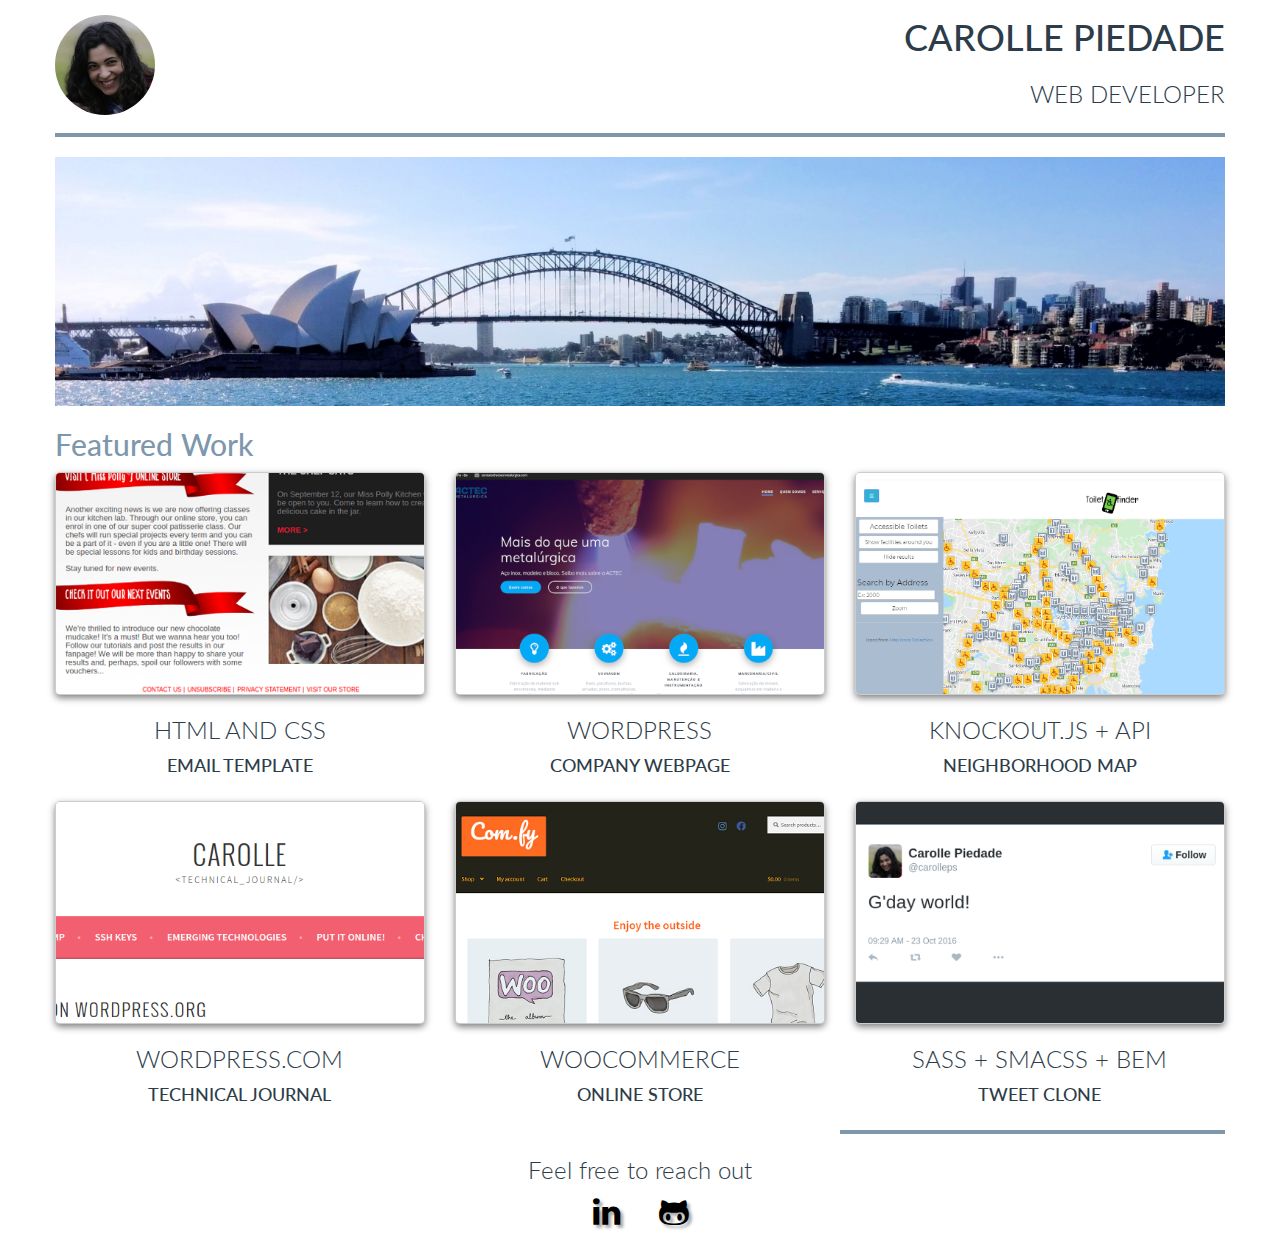
<file: index.html>
<!DOCTYPE html>
<html>
  <head>
    <meta http-equiv="Content-Type" content="text/html; charset=utf-8"> 
    <meta name="viewport" content="width=device-width, initial-scale=1">
    <link rel="stylesheet" href="css/style.css">
    <link rel="stylesheet" href="css/font-awesome-4.7.0/css/font-awesome.min.css">
    <link href='https://fonts.googleapis.com/css?family=Lato:400,300' rel='stylesheet' type='text/css'>
    <title>Carolle - Portfolio</title>
  </head>
  <body>
    <div class="container">
      <header class="header">
        <div class="grid grid--2-col">
          <img id="myPic" class="img-responsive header__logo header__logo--circle" src="images/carolle.JPG" alt="a small picture of Carolle Piedade">
        </div>
        <div class="grid grid--2-col">
          <h1>Carolle Piedade</h1>
          <h3>Web Developer</h3>
        </div>
      </header>
      <hr>
      <img class="img-responsive" src="images/operabridge.jpg" alt="Sydney">
      <h2>Featured Work</h2>
      <section id="main">
        <article id="emailTemplate" class="grid grid--3-col">
          <a href="http://carolle.me/email-template"><img class="img-responsive img-responsive__portfolio img-responsive__portfolio--hover" src="./images/email-template.png" alt="a screenshot of the email template"></a>
          <h3>HTML and CSS</h3>
          <h4>Email Template</h4>
        </article>
        <article id="actec" class="grid grid--3-col"> 
          <a href="http://actecmetalurgica.com/"><img class="img-responsive img-responsive__portfolio img-responsive__portfolio--hover" src="./images/actec.png" alt="a screenshot of Miss Polly website"></a>
          <h3>Wordpress</h3>
          <h4>Company webpage</h4>
        </article>
        <aricle id="toilet" class="grid grid--3-col"> 
          <a href="http://carolle.me/toilet-finder"><img class="img-responsive img-responsive__portfolio img-responsive__portfolio--hover" src="./images/toilet-finder-front.PNG" alt="a screenshot of accessible toilets finder website"></a>
          <h3>KNOCKOUT.JS + API</h3>
          <h4>Neighborhood Map</h4>
        </aricle>
        <aricle id="wordpress" class="grid grid--3-col"> 
          <a href="http://carollepiedade.wordpress.com/"><img class="img-responsive img-responsive__portfolio img-responsive__portfolio--hover" src="./images/wordpress.png" alt="a screenshot of the wordpress journal"></a>
          <h3>Wordpress.com</h3>
          <h4>Technical Journal</h4>
        </aricle>
        <!-- <article id="portfolio" class="grid grid--3-col">
          <a href="http://carolle.me/oldfrontpage"><img class="img-responsive img-responsive__portfolio img-responsive__portfolio--hover" src="./images/portfolio.png" alt="a screenshot of the old portfolio page"></a>         
          <h3>Bootstrap</h3>
          <h4>Responsive Portfolio Page</h4> -->
          <article id="comfy" class="grid grid--3-col">
          <a href="https://dev-storesports.pantheonsite.io/"><img class="img-responsive img-responsive__portfolio img-responsive__portfolio--hover" src="./images/comfyfront.PNG" alt="a screenshot of the Com.fy web Store"></a>         
          <h3>WooCommerce</h3>
          <h4>Online Store</h4>
        </article>
        <article id="tweet" class="grid grid--3-col"> 
          <a href="http://carolle.me/tweet"><img class="img-responsive img-responsive__portfolio img-responsive__portfolio--hover" src="./images/tweet.png" alt="a screenshot of a javascript project"></a>
          <h3>SASS + SMACSS + BEM</h3>
          <h4>Tweet Clone</h4>
        </article>
      </section>
      <footer>
        <hr>
        <div id="social">
          <h3>Feel free to reach out</h3>
          <a href="https://au.linkedin.com/in/carolle-piedade" class="fa fa-linkedin fa-2x" aria-hidden="true"></a>
          <a href="https://github.com/carolleps" class="fa fa-github-alt fa-2x"></a>
        </div>   
      </footer>
    </div>
  </body>
</html>
</file>
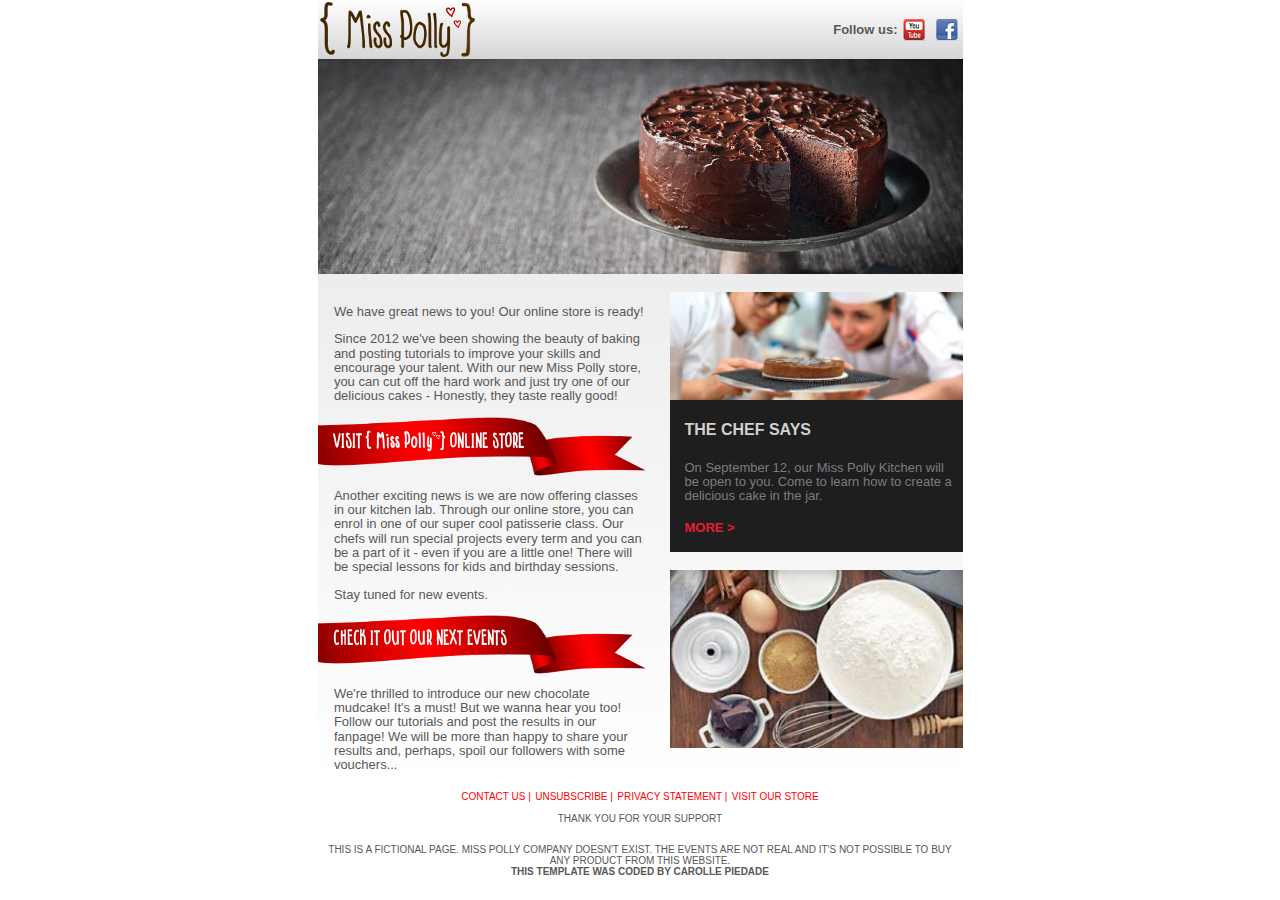
<file: email-template/index.html>
<!DOCTYPE html PUBLIC "-//W3C//DTD XHTML 1.0 Transitional//EN" >
<html>
  <head>
    <meta http-equiv="Content-Type" content="text/html; charset=UTF-8" />
    <title>Miss Polly Newsletter</title>
    <meta name="viewport" content="width=device-width, initial-scale=1.0"/>
  </head>
  <body style="margin: 0; padding: 0;">
    <table border="0" cellpadding="0" cellspacing="0" width="100%" style="margin:0; padding:0px; font-family:Arial">
      <tr>
        <td align="center" valign="top">
          <table border="0" cellpadding="0" cellspacing="0" width="645" >
            <tr>
              <td style="background: white; /* For browsers that do not support gradients */
                background: -webkit-linear-gradient(white, #D5D5D5); /* For Safari 5.1 to 6.0 */
                background: -o-linear-gradient(white, #D5D5D5); /* For Opera 11.1 to 12.0 */
                background: -moz-linear-gradient(white, #D5D5D5); /* For Firefox 3.6 to 15 */
                background: linear-gradient(white, #D5D5D5);">
                <table border="0" cellpadding="0" cellspacing="0" width="100%">
                  <tr> 
                  <td><a  target="_blank" href="http://carolle.me/drupal/"><img src="images/logo.png" alt="Miss Polly Logo" style="display: block; margin: 2px" border="0" /></a></td>
            
                  <td valign="middle" align="right">
                      <table border="0" cellpadding="0" cellspacing="0">
                          <tr>
                          <td><p style="font-weight:bold; font-size: small; color:#585858">Follow us:</p></td>
                          <td><a  target="_blank" href="http://www.youtube.com/"><img src="images/yt.jpg" alt="Twitter" style="display: block; margin: 5px" border="0" /></a></td>
                          <td><a target="_blank" href="http://www.facebook.com/"><img src="images/fb.jpg" alt="Facebook" style="display: block; margin: 5px" border="0" /></a></td>
                          </tr>
                      </table></td>          
                  </tr>
                </table>
              </td>
            </tr> 
            <tr>
              <td><img src="images/banner.jpg" alt="banner" style="display: block" border: "0" /></td>
            </tr>    
              <table border="0" cellpadding="0" cellspacing="0" width="645" style="background: white; /* For browsers that do not support gradients */
                background: -webkit-linear-gradient(#EEEDED, white); /* For Safari 5.1 to 6.0 */
                background: -o-linear-gradient(#EEEDED, white); /* For Opera 11.1 to 12.0 */
                background: -moz-linear-gradient(#EEEDED, white); /* For Firefox 3.6 to 15 */
                background: linear-gradient(#EEEDED, white);">
                <tr>
                  <td>&nbsp</td>
                </tr>
                <tr>
                  <td width="48%">       
                    <table valign="top" border="0" cellpadding="0" cellspacing="0" width="100%" >
                      <tr>
                        <td style="font-size:small; line-height:110%; color:#585858; padding-left: 5%;">
                          <p>We have great news to you! Our online store is ready!</p>
                          <p>Since 2012 we've been showing the beauty of baking and posting tutorials to improve your skills and encourage your talent. With our new Miss Polly store, you can cut off the hard work and just try one of our delicious cakes - Honestly, they taste really good!  </p>
                        </td>
                      </tr>
                      <tr>
                        <td ><a target="_blank" href="http://carolle.me/commerce"> <img src="images/arrow1-link-store.png" alt="MP store link" style="display: block; height="59px" " border: "0"/></a></td>
                      </tr>
                      <tr>
                        <td style="font-size:small; line-height:110%; color:#585858; padding-left: 5%;">
                          <p>Another exciting news is we are now offering classes in our kitchen lab. Through our online store, you can enrol in one of our super cool patisserie class. Our chefs will run special projects every term and you can be a part of it - even if you are a little one! There will be special lessons for kids and birthday sessions. </p>
                          <p>Stay tuned for new events.</p>
                        </td>
                      </tr>
                      <tr>
                        <td><a target="_blank" href="http://carolle.me/drupal/event"> <img src="images/arrow2-link-event.png" alt="MP events link" style="display: block" border: "0"/>  </a></td>
                      </tr>
                      <tr>
                        <td style="font-size:small; line-height:110%; color:#585858; padding-left: 5%;">
                          <p> We're thrilled to introduce our new chocolate mudcake! It's a must! But we wanna hear you too! Follow our tutorials and post the results in our fanpage! We will be more than happy to share your results and, perhaps, spoil our followers with some vouchers...</p>
                        </td>
                      </tr>
                    </table>
                  </td>
                  <td width="4%">&nbsp</td>
                  <td width=" 48%" valign="top">
                    <table border="0" cellpadding="0" cellspacing="0" width="100%" >
                      <tr>
                        <td style="padding: 0 0 0 0; "><img src="images/right-one.jpg" alt="Events with chef" width="100%" style="display: block" border: "0"/></td>
                      </tr>
                      <tr>
                        <td bgcolor="#1e1e1e" style="padding-left: 5%; padding-right: 2%">
                          <h4 style="color: #d0d0d0; text-transform: uppercase">the chef says</h4>
                          <p style="color: #7b7c80; font-size:small; line-height:110%">On September 12, our Miss Polly Kitchen will be open to you. Come to learn how to create a delicious cake in the jar.</p>
                          <a target="_blank" href="http://carolle.me/drupal/event/cakeinthejar" style="color: #ea1c33; font-size:small; line-height:110%; text-decoration: none"><h4> MORE ></h4>  </a> 
                        </td>
                      </tr>
                      <tr>
                        <td>&nbsp</td>
                      </tr>
                      <tr>
                        <td><img src="images/right-two.jpg" alt="tutorials" width="100%" style="display: block" border: "0"/></td>
                      </tr>
                    </table>           
                  </td>
                </tr>
              </table>
              <table border="0" cellpadding="0" cellspacing="0" width="645">
                <tr>
                  <td align="center" >
                    <a target="_blank" href="http://www.carolle.me/drupal" style="font-size:x-small; line-height:100%; color:red; text-decoration: none;"> CONTACT US |</a>
                    <a target="_blank" href="http://www.carolle.me/drupal" style="font-size:x-small; line-height:100%; color:red; text-decoration: none;"> UNSUBSCRIBE |</a>
                    <a target="_blank" href="http://www.carolle.me/drupal" style="font-size:x-small; line-height:100%; color:red; text-decoration: none;""> PRIVACY STATEMENT |</a>
                    <a target="_blank" href="http://www.carolle.me/commerce" style="font-size:x-small; line-height:100%; color:red; text-decoration: none;""> VISIT OUR STORE</a> </td>
                </tr>
                <tr>
                  <td align="center"><p style="font-size:x-small; line-height:100%; color:#585858; text-transform: uppercase">Thank you for your support</p></td>
                </tr>
                <tr>
                  <td align="center"><p style="font-size:x-small; line-height:110%; color:#585858; text-transform: uppercase;"> This is a fictional page. Miss Polly company doesn't exist. The events are not real and It's not possible to buy any product from this website. <br/>
                  <strong>this template was coded by Carolle Piedade</strong></p></td>
                </tr> 
              </table>
          </table>
        </td>
      </tr>
    </table>
  </body>
</html>
</file>
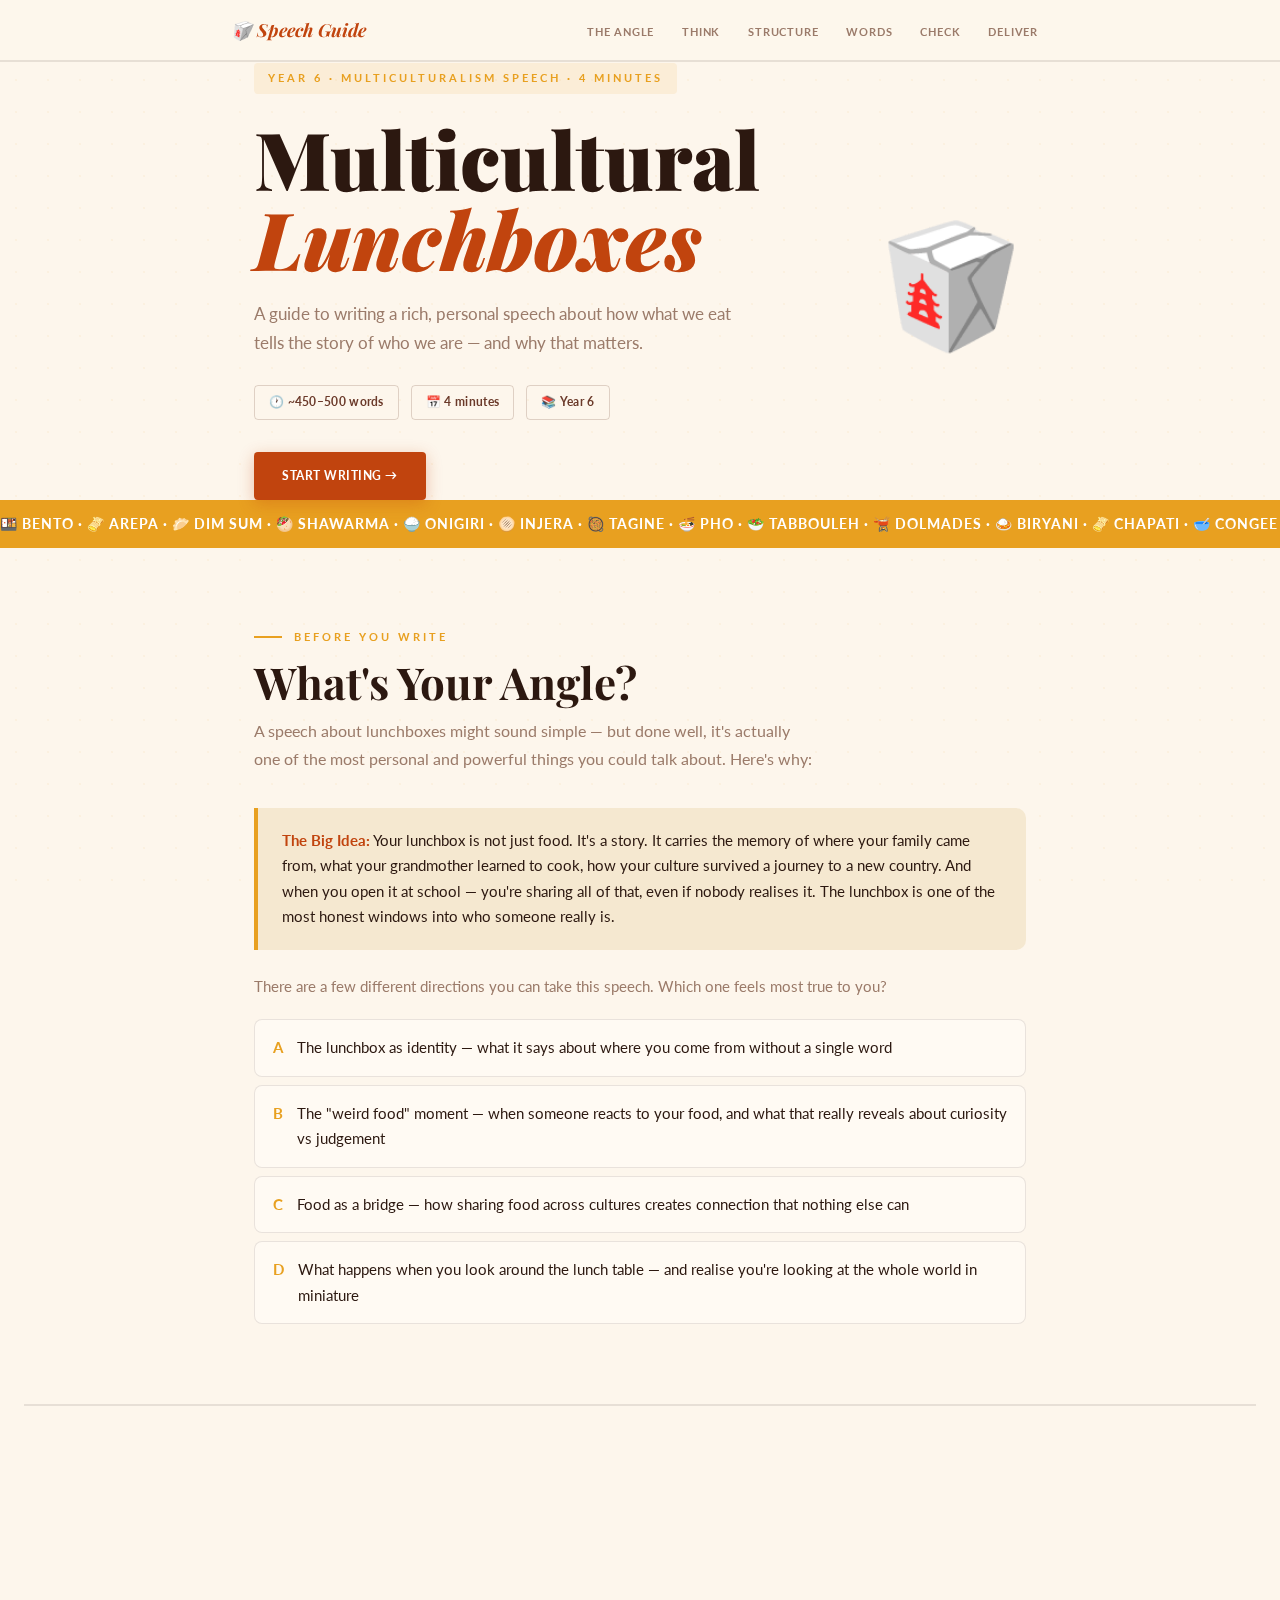
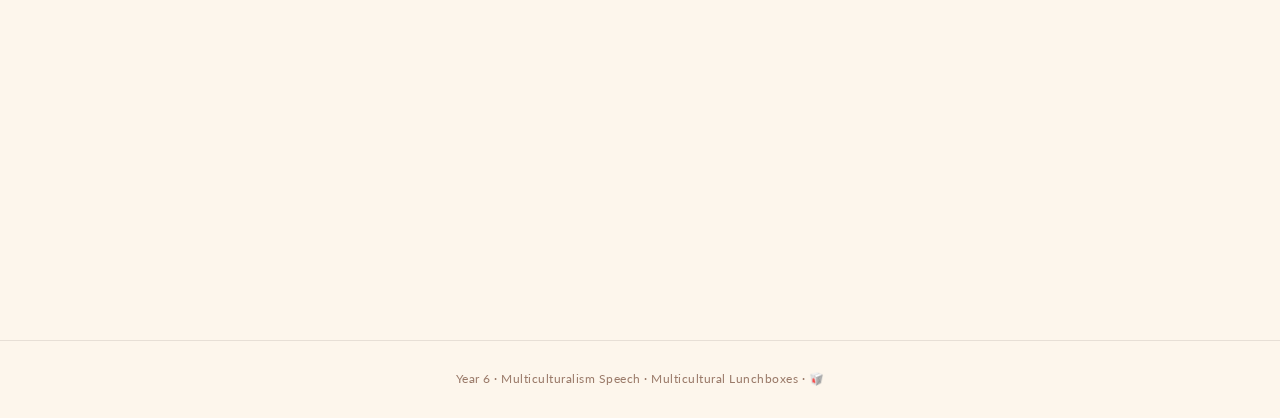
<file: lunchboxes/index.html>
<!DOCTYPE html>
<html lang="en">
<head>
<meta charset="UTF-8">
<meta name="viewport" content="width=device-width, initial-scale=1.0">
<title>Multicultural Lunchboxes — Speech Guide Year 6</title>
<link rel="preconnect" href="https://fonts.googleapis.com">
<link rel="preconnect" href="https://fonts.gstatic.com" crossorigin>
<link href="https://fonts.googleapis.com/css2?family=Playfair+Display:ital,wght@0,700;0,900;1,700&family=Lato:ital,wght@0,300;0,400;0,700;1,400&display=swap" rel="stylesheet">
<style>
  *, *::before, *::after { box-sizing: border-box; margin: 0; padding: 0; }

  :root {
    --saffron:   #E8A020;
    --terra:     #C1440E;
    --rose:      #D4617A;
    --sage:      #7B9E7A;
    --cream:     #FDF6EC;
    --parchment: #F5E8D0;
    --ink:       #2C1810;
    --brown:     #6B3A2A;
    --muted:     #9B7B6A;
    --card:      #FFFAF3;
    --border:    rgba(44,24,16,0.1);
    --shadow:    0 4px 24px rgba(44,24,16,0.08);
  }

  html { scroll-behavior: smooth; }

  body {
    font-family: 'Lato', sans-serif;
    background: var(--cream);
    color: var(--ink);
    line-height: 1.7;
    overflow-x: hidden;
  }

  /* ── DECORATIVE PATTERN ── */
  body::before {
    content: '';
    position: fixed;
    inset: 0;
    background-image: radial-gradient(circle, rgba(232,160,32,0.06) 1px, transparent 1px);
    background-size: 32px 32px;
    pointer-events: none;
    z-index: 0;
  }

  .page { position: relative; z-index: 1; }

  /* ── NAV ── */
  nav {
    position: sticky;
    top: 0;
    z-index: 100;
    background: rgba(253,246,236,0.92);
    backdrop-filter: blur(16px);
    border-bottom: 2px solid var(--border);
    padding: 0 24px;
  }
  .nav-inner {
    max-width: 820px;
    margin: 0 auto;
    display: flex;
    align-items: center;
    justify-content: space-between;
    height: 60px;
    gap: 8px;
  }
  .nav-logo {
    font-family: 'Playfair Display', serif;
    font-size: 18px;
    font-weight: 700;
    color: var(--terra);
    white-space: nowrap;
    font-style: italic;
  }
  .nav-links { display: flex; gap: 4px; list-style: none; flex-wrap: wrap; justify-content: flex-end; }
  .nav-links a {
    font-size: 12px;
    font-weight: 700;
    color: var(--muted);
    text-decoration: none;
    padding: 6px 12px;
    border-radius: 4px;
    letter-spacing: 0.3px;
    transition: all 0.2s;
    white-space: nowrap;
    text-transform: uppercase;
    letter-spacing: 0.8px;
    font-size: 11px;
  }
  .nav-links a:hover { background: var(--saffron); color: white; }

  /* ── HERO ── */
  .hero {
    padding: 80px 24px 64px;
    max-width: 820px;
    margin: 0 auto;
    display: grid;
    grid-template-columns: 1fr auto;
    gap: 40px;
    align-items: center;
  }
  .hero-left { animation: fadeIn 0.7s ease both; }
  .hero-tag {
    display: inline-block;
    font-size: 11px;
    font-weight: 700;
    letter-spacing: 3px;
    text-transform: uppercase;
    color: var(--saffron);
    background: rgba(232,160,32,0.1);
    padding: 6px 14px;
    border-radius: 4px;
    margin-bottom: 24px;
  }
  .hero h1 {
    font-family: 'Playfair Display', serif;
    font-size: clamp(40px, 7vw, 80px);
    font-weight: 900;
    line-height: 1.0;
    color: var(--ink);
  }
  .hero h1 em {
    font-style: italic;
    color: var(--terra);
    display: block;
  }
  .hero-desc {
    margin-top: 22px;
    font-size: 17px;
    color: var(--muted);
    max-width: 480px;
    line-height: 1.7;
  }
  .hero-pills {
    margin-top: 28px;
    display: flex;
    gap: 12px;
    flex-wrap: wrap;
  }
  .hero-pill {
    display: inline-flex;
    align-items: center;
    gap: 6px;
    font-size: 12px;
    font-weight: 700;
    color: var(--brown);
    border: 1.5px solid rgba(107,58,42,0.2);
    padding: 6px 14px;
    border-radius: 4px;
    letter-spacing: 0.3px;
  }
  .hero-cta {
    display: inline-block;
    margin-top: 32px;
    background: var(--terra);
    color: white;
    font-weight: 700;
    font-size: 14px;
    padding: 14px 28px;
    border-radius: 4px;
    text-decoration: none;
    letter-spacing: 0.5px;
    text-transform: uppercase;
    font-size: 12px;
    transition: background 0.2s, transform 0.2s;
    box-shadow: 0 4px 16px rgba(193,68,14,0.3);
  }
  .hero-cta:hover { background: #A33509; transform: translateY(-2px); }
  .hero-illustration {
    font-size: 120px;
    line-height: 1;
    text-align: center;
    animation: float 4s ease-in-out infinite;
    display: none;
  }
  @media(min-width:600px) { .hero-illustration { display: block; } }
  @keyframes float { 0%,100%{transform:translateY(0)} 50%{transform:translateY(-12px)} }

  /* ── FOOD TICKER ── */
  .food-strip {
    background: var(--saffron);
    padding: 12px 0;
    overflow: hidden;
  }
  .food-track {
    display: flex;
    gap: 32px;
    white-space: nowrap;
    animation: ticker 25s linear infinite;
    font-weight: 700;
    font-size: 14px;
    color: white;
    letter-spacing: 1px;
  }
  @keyframes ticker { 0%{transform:translateX(0)} 100%{transform:translateX(-50%)} }

  /* ── LAYOUT ── */
  .container { max-width: 820px; margin: 0 auto; padding: 0 24px; }

  /* ── SECTIONS ── */
  .section {
    padding: 80px 0;
    opacity: 0;
    transform: translateY(24px);
    transition: opacity 0.6s ease, transform 0.6s ease;
  }
  .section.visible { opacity: 1; transform: translateY(0); }

  .section-tag {
    font-size: 11px;
    font-weight: 700;
    letter-spacing: 3px;
    text-transform: uppercase;
    color: var(--saffron);
    margin-bottom: 10px;
    display: flex;
    align-items: center;
    gap: 12px;
  }
  .section-tag::before { content: ''; display: inline-block; width: 28px; height: 2px; background: var(--saffron); }
  .section-h {
    font-family: 'Playfair Display', serif;
    font-size: clamp(28px, 4vw, 44px);
    font-weight: 700;
    color: var(--ink);
    line-height: 1.15;
    margin-bottom: 10px;
  }
  .section-intro { font-size: 16px; color: var(--muted); margin-bottom: 36px; max-width: 560px; }

  /* ── CALLOUT ── */
  .callout {
    background: var(--parchment);
    border-left: 4px solid var(--saffron);
    border-radius: 0 10px 10px 0;
    padding: 20px 24px;
    margin: 24px 0;
    font-size: 15px;
    color: var(--ink);
    line-height: 1.7;
  }
  .callout strong { color: var(--terra); }

  /* ── THINK ITEMS ── */
  .think-group { margin-bottom: 28px; }
  .think-label {
    font-size: 11px;
    font-weight: 700;
    letter-spacing: 2px;
    text-transform: uppercase;
    color: var(--terra);
    margin-bottom: 12px;
  }
  .think-list { display: flex; flex-direction: column; gap: 8px; }
  .think-item {
    display: flex;
    align-items: flex-start;
    gap: 14px;
    background: var(--card);
    border: 1.5px solid var(--border);
    border-radius: 8px;
    padding: 15px 18px;
    font-size: 15px;
    color: var(--ink);
    transition: all 0.2s;
  }
  .think-item:hover { border-color: rgba(232,160,32,0.4); background: var(--parchment); }
  .tq { color: var(--saffron); font-weight: 700; flex-shrink: 0; }

  /* ── PARTS ── */
  .parts { display: flex; flex-direction: column; gap: 3px; }
  .part {
    background: var(--card);
    border: 1.5px solid var(--border);
    overflow: hidden;
    transition: border-color 0.2s, box-shadow 0.2s;
  }
  .part:first-child { border-radius: 12px 12px 0 0; }
  .part:last-child { border-radius: 0 0 12px 12px; }
  .part.open { border-color: rgba(232,160,32,0.5); box-shadow: var(--shadow); }
  .part-header {
    display: flex;
    align-items: center;
    gap: 16px;
    padding: 20px 24px;
    cursor: pointer;
    transition: background 0.2s;
  }
  .part-header:hover { background: var(--parchment); }
  .part-num {
    font-family: 'Playfair Display', serif;
    font-size: 32px;
    font-weight: 900;
    color: var(--saffron);
    opacity: 0.35;
    line-height: 1;
    min-width: 36px;
    transition: opacity 0.2s;
    font-style: italic;
  }
  .part.open .part-num { opacity: 1; }
  .part-meta { flex: 1; }
  .part-name { font-weight: 700; font-size: 16px; color: var(--ink); }
  .part-time { font-size: 12px; color: var(--muted); margin-top: 2px; }
  .part-chevron { color: var(--muted); transition: transform 0.3s; }
  .part.open .part-chevron { transform: rotate(180deg); color: var(--saffron); }
  .part-body { max-height: 0; overflow: hidden; transition: max-height 0.4s ease; }
  .part.open .part-body { max-height: 700px; }
  .part-inner {
    padding: 0 24px 28px;
    border-top: 1.5px solid var(--border);
    padding-top: 22px;
  }
  .part-goal {
    font-size: 14px;
    color: var(--terra);
    font-weight: 700;
    margin-bottom: 16px;
    display: flex;
    align-items: center;
    gap: 8px;
  }
  .part-goal::before { content: '→'; }
  .starters { display: flex; flex-direction: column; gap: 8px; margin-bottom: 16px; }
  .starter {
    background: var(--parchment);
    border-left: 3px solid var(--saffron);
    padding: 14px 18px;
    border-radius: 0 8px 8px 0;
    font-size: 14px;
    color: var(--brown);
    font-style: italic;
    line-height: 1.65;
  }
  .example {
    background: white;
    border: 1.5px dashed rgba(232,160,32,0.4);
    border-radius: 10px;
    padding: 18px 20px;
    margin-top: 16px;
  }
  .ex-tag {
    font-size: 10px;
    font-weight: 700;
    letter-spacing: 2px;
    text-transform: uppercase;
    color: var(--saffron);
    margin-bottom: 8px;
  }
  .example p { font-size: 14px; color: var(--brown); font-style: italic; line-height: 1.7; }
  .part-note { font-size: 14px; color: var(--muted); margin-bottom: 16px; line-height: 1.6; }

  /* ── WORD COUNT ── */
  .wc-wrap {
    background: var(--card);
    border: 1.5px solid var(--border);
    border-radius: 12px;
    padding: 28px;
    margin-bottom: 28px;
  }
  .wc-h {
    font-family: 'Playfair Display', serif;
    font-size: 20px;
    font-weight: 700;
    color: var(--ink);
    margin-bottom: 20px;
    font-style: italic;
  }
  .wc-row { display: flex; align-items: center; gap: 14px; margin-bottom: 12px; }
  .wc-lbl { font-size: 13px; color: var(--muted); width: 150px; flex-shrink: 0; }
  .wc-track { flex: 1; height: 6px; background: rgba(44,24,16,0.08); border-radius: 3px; overflow: hidden; }
  .wc-fill { height: 100%; background: var(--saffron); border-radius: 3px; }
  .wc-n { font-size: 12px; color: var(--terra); font-weight: 700; min-width: 70px; text-align: right; }

  /* ── CHECKLIST ── */
  .cl-items { display: flex; flex-direction: column; gap: 8px; margin-bottom: 24px; }
  .cl-item {
    display: flex;
    align-items: flex-start;
    gap: 14px;
    background: var(--card);
    border: 1.5px solid var(--border);
    border-radius: 8px;
    padding: 15px 18px;
    cursor: pointer;
    transition: all 0.2s;
    user-select: none;
  }
  .cl-item:hover { border-color: rgba(232,160,32,0.3); }
  .cl-item.done { background: var(--parchment); border-color: rgba(232,160,32,0.5); }
  .cl-box {
    width: 22px; height: 22px;
    border: 2px solid var(--border);
    border-radius: 5px;
    display: flex; align-items: center; justify-content: center;
    flex-shrink: 0;
    font-size: 13px;
    color: transparent;
    transition: all 0.2s;
    margin-top: 1px;
    background: white;
  }
  .cl-item.done .cl-box { background: var(--saffron); border-color: var(--saffron); color: white; }
  .cl-text { font-size: 15px; color: var(--ink); line-height: 1.45; }
  .cl-item.done .cl-text { color: var(--muted); text-decoration: line-through; text-decoration-color: rgba(44,24,16,0.2); }

  .progress-strip {
    background: var(--card);
    border: 1.5px solid var(--border);
    border-radius: 8px;
    padding: 16px 22px;
    display: flex;
    align-items: center;
    gap: 16px;
    margin-bottom: 16px;
  }
  .p-track { flex: 1; height: 5px; background: rgba(44,24,16,0.08); border-radius: 3px; overflow: hidden; }
  .p-fill { height: 100%; background: var(--saffron); border-radius: 3px; transition: width 0.4s ease; width: 0%; }
  .p-label { font-family: 'Playfair Display', serif; font-size: 16px; color: var(--saffron); font-weight: 700; min-width: 52px; text-align: right; font-style: italic; }

  /* ── TIPS GRID ── */
  .tips-grid { display: grid; grid-template-columns: repeat(auto-fill, minmax(220px, 1fr)); gap: 14px; }
  .tip {
    background: var(--card);
    border: 1.5px solid var(--border);
    border-radius: 10px;
    padding: 22px 20px;
    transition: border-color 0.2s, transform 0.2s;
  }
  .tip:hover { border-color: rgba(232,160,32,0.4); transform: translateY(-2px); }
  .tip-icon { font-size: 24px; margin-bottom: 10px; }
  .tip-title { font-weight: 700; font-size: 14px; color: var(--ink); margin-bottom: 6px; }
  .tip-body { font-size: 13px; color: var(--muted); line-height: 1.55; }

  /* ── CLOSING ── */
  .closing {
    background: linear-gradient(135deg, var(--terra) 0%, var(--saffron) 100%);
    border-radius: 16px;
    padding: 56px 40px;
    text-align: center;
    color: white;
    margin-bottom: 60px;
  }
  .closing .big { font-size: 56px; margin-bottom: 20px; display: block; }
  .closing h2 {
    font-family: 'Playfair Display', serif;
    font-size: clamp(28px, 5vw, 48px);
    font-weight: 900;
    font-style: italic;
    margin-bottom: 16px;
    line-height: 1.1;
  }
  .closing p { font-size: 17px; max-width: 500px; margin: 0 auto; opacity: 0.9; line-height: 1.65; }

  .divider { height: 1.5px; background: var(--border); margin: 0 24px; }

  footer {
    text-align: center;
    padding: 28px 24px;
    font-size: 12px;
    color: var(--muted);
    letter-spacing: 0.5px;
    border-top: 1.5px solid var(--border);
  }

  @keyframes fadeIn { from{opacity:0} to{opacity:1} }
  @keyframes slideUp { from{opacity:0;transform:translateY(20px)} to{opacity:1;transform:translateY(0)} }

  @media(max-width:600px) {
    .hero { grid-template-columns: 1fr; gap: 0; }
    .hero h1 { font-size: 44px; }
    .part-header { padding: 16px 18px; }
    .part-inner { padding: 16px 18px 22px; }
  }
</style>
</head>
<body>
<div class="page">

<!-- ── NAV ── -->
<nav>
  <div class="nav-inner">
    <div class="nav-logo">🥡 Speech Guide</div>
    <ul class="nav-links">
      <li><a href="#angle">The Angle</a></li>
      <li><a href="#think">Think</a></li>
      <li><a href="#structure">Structure</a></li>
      <li><a href="#wordcount">Words</a></li>
      <li><a href="#checklist">Check</a></li>
      <li><a href="#tips">Deliver</a></li>
    </ul>
  </div>
</nav>

<!-- ── HERO ── -->
<div class="hero container">
  <div class="hero-left">
    <div class="hero-tag">Year 6 · Multiculturalism Speech · 4 Minutes</div>
    <h1>Multicultural<br><em>Lunchboxes</em></h1>
    <p class="hero-desc">A guide to writing a rich, personal speech about how what we eat tells the story of who we are — and why that matters.</p>
    <div class="hero-pills">
      <div class="hero-pill">🕐 ~450–500 words</div>
      <div class="hero-pill">📅 4 minutes</div>
      <div class="hero-pill">📚 Year 6</div>
    </div>
    <a href="#angle" class="hero-cta">Start writing →</a>
  </div>
  <div class="hero-illustration">🥡</div>
</div>

<!-- ── FOOD TICKER ── -->
<div class="food-strip">
  <div class="food-track">
    <span>🍱 BENTO · 🫔 AREPA · 🥟 DIM SUM · 🥙 SHAWARMA · 🍚 ONIGIRI · 🫓 INJERA · 🥘 TAGINE · 🍜 PHO · 🥗 TABBOULEH · 🫕 DOLMADES · 🍛 BIRYANI · 🫔 CHAPATI · 🥣 CONGEE · 🧆 FALAFEL &nbsp;&nbsp;&nbsp;&nbsp;&nbsp;&nbsp;</span>
    <span>🍱 BENTO · 🫔 AREPA · 🥟 DIM SUM · 🥙 SHAWARMA · 🍚 ONIGIRI · 🫓 INJERA · 🥘 TAGINE · 🍜 PHO · 🥗 TABBOULEH · 🫕 DOLMADES · 🍛 BIRYANI · 🫔 CHAPATI · 🥣 CONGEE · 🧆 FALAFEL &nbsp;&nbsp;&nbsp;&nbsp;&nbsp;&nbsp;</span>
  </div>
</div>

<!-- ── SECTION: THE ANGLE ── -->
<section class="section" id="angle">
  <div class="container">
    <div class="section-tag">Before You Write</div>
    <h2 class="section-h">What's Your Angle?</h2>
    <p class="section-intro">A speech about lunchboxes might sound simple — but done well, it's actually one of the most personal and powerful things you could talk about. Here's why:</p>

    <div class="callout">
      <strong>The Big Idea:</strong> Your lunchbox is not just food. It's a story. It carries the memory of where your family came from, what your grandmother learned to cook, how your culture survived a journey to a new country. And when you open it at school — you're sharing all of that, even if nobody realises it. The lunchbox is one of the most honest windows into who someone really is.
    </div>

    <p style="font-size:15px;color:var(--muted);margin-bottom:20px;">There are a few different directions you can take this speech. Which one feels most true to you?</p>

    <div class="think-list">
      <div class="think-item"><span class="tq">A</span>The lunchbox as identity — what it says about where you come from without a single word</div>
      <div class="think-item"><span class="tq">B</span>The "weird food" moment — when someone reacts to your food, and what that really reveals about curiosity vs judgement</div>
      <div class="think-item"><span class="tq">C</span>Food as a bridge — how sharing food across cultures creates connection that nothing else can</div>
      <div class="think-item"><span class="tq">D</span>What happens when you look around the lunch table — and realise you're looking at the whole world in miniature</div>
    </div>
  </div>
</section>

<div class="divider"></div>

<!-- ── SECTION: THINK ── -->
<section class="section" id="think">
  <div class="container">
    <div class="section-tag">Step 1</div>
    <h2 class="section-h">Think Before You Write</h2>
    <p class="section-intro">Grab a notebook. These questions are designed to unlock real memories and specific details — which is exactly what makes a speech memorable.</p>

    <div class="think-group">
      <div class="think-label">🥡 About Your Own Lunchbox</div>
      <div class="think-list">
        <div class="think-item"><span class="tq">→</span>What do you usually have in your lunchbox? Where does that food come from — which culture, which family member's kitchen?</div>
        <div class="think-item"><span class="tq">→</span>Is there a food your family makes that you've never seen anywhere else? What's the story behind it?</div>
        <div class="think-item"><span class="tq">→</span>Has anyone ever reacted to something in your lunchbox — positively or negatively? How did that feel?</div>
        <div class="think-item"><span class="tq">→</span>Is there a food that, when you smell it, takes you somewhere — a memory, a person, a place?</div>
      </div>
    </div>

    <div class="think-group">
      <div class="think-label">👀 About What You've Noticed Around You</div>
      <div class="think-list">
        <div class="think-item"><span class="tq">→</span>What's the most interesting thing you've ever seen in someone else's lunchbox? Did you ask about it?</div>
        <div class="think-item"><span class="tq">→</span>Have you ever tried food from another culture and been surprised — either because you loved it or because it was nothing like you expected?</div>
        <div class="think-item"><span class="tq">→</span>Have you ever seen someone feel embarrassed about their food at school? What do you think caused that — and was it fair?</div>
        <div class="think-item"><span class="tq">→</span>When you look at what people eat at lunch, what does it tell you about the diversity of your school?</div>
      </div>
    </div>

    <div class="think-group">
      <div class="think-label">🌍 About the Bigger Picture</div>
      <div class="think-list">
        <div class="think-item"><span class="tq">→</span>Why do you think food carries culture so strongly — even across generations, even after migration?</div>
        <div class="think-item"><span class="tq">→</span>What would it mean if everyone brought the same sandwich every day? What would be lost?</div>
        <div class="think-item"><span class="tq">→</span>Is there a connection between being curious about someone's food and being curious about their culture more broadly?</div>
      </div>
    </div>

    <div class="callout">
      <strong>Tip:</strong> The best moment in your speech will be a specific, real memory — not a general idea. Pick <strong>one food, one moment, one person</strong> and build a scene around it. That's what people remember.
    </div>
  </div>
</section>

<div class="divider"></div>

<!-- ── SECTION: STRUCTURE ── -->
<section class="section" id="structure">
  <div class="container">
    <div class="section-tag">Step 2</div>
    <h2 class="section-h">Build Your Speech — 6 Parts</h2>
    <p class="section-intro">Six parts, each with a clear job. Click to open each one.</p>

    <div class="parts">

      <div class="part" id="p1">
        <div class="part-header" onclick="openPart('p1')">
          <div class="part-num">1</div>
          <div class="part-meta">
            <div class="part-name">The Hook — Open With a Scene, Not a Statement</div>
            <div class="part-time">~30 seconds · 50–60 words</div>
          </div>
          <div class="part-chevron">▼</div>
        </div>
        <div class="part-body"><div class="part-inner">
          <div class="part-goal">Put the audience right into a moment — they should see and smell it before you've explained anything</div>
          <div class="starters">
            <div class="starter">"Picture this: it's lunchtime. You open your lunchbox. There's a smell. Maybe it's rice and fish. Maybe it's dolmades. Maybe it's a perfectly wrapped banh mi. Across the table, someone stares. They've never seen that before. In that moment — something important is about to happen."</div>
            <div class="starter">"My grandmother never learned to cook Australian food. She said she didn't need to. Everything she knew — everything she was — was already in the food she made. And somehow, it ended up in my lunchbox."</div>
            <div class="starter">"Every lunchbox at this school tells a story. Most people never ask to hear it. I think that's a mistake."</div>
          </div>
        </div></div>
      </div>

      <div class="part" id="p2">
        <div class="part-header" onclick="openPart('p2')">
          <div class="part-num">2</div>
          <div class="part-meta">
            <div class="part-name">Food as Identity — What's Really in the Box</div>
            <div class="part-time">~45 seconds · 75–85 words</div>
          </div>
          <div class="part-chevron">▼</div>
        </div>
        <div class="part-body"><div class="part-inner">
          <div class="part-goal">Explain your big idea: food carries culture, history, and identity in a way that's almost impossible to fake</div>
          <div class="part-note">Think about: A recipe that survived a migration. A dish made the same way for three generations. The smell that means "home." Food doesn't just taste like a culture — it IS a culture, preserved and passed down.</div>
          <div class="example">
            <div class="ex-tag">Example paragraph</div>
            <p>"When my [family member] makes [a dish], they're not just cooking. They're carrying something across time — a recipe that came from [a place], survived [a journey or history], and landed in our kitchen in Australia. When I eat it, I'm connected to people and places I've never been. That's not just food. That's identity."</p>
          </div>
        </div></div>
      </div>

      <div class="part" id="p3">
        <div class="part-header" onclick="openPart('p3')">
          <div class="part-num">3</div>
          <div class="part-meta">
            <div class="part-name">The "Weird Food" Moment — Curiosity vs Judgement</div>
            <div class="part-time">~60 seconds · 100–110 words</div>
          </div>
          <div class="part-chevron">▼</div>
        </div>
        <div class="part-body"><div class="part-inner">
          <div class="part-goal">Explore what happens when someone sees unfamiliar food — and what that reaction reveals about them</div>
          <div class="part-note">This is the most honest part of your speech. Have you ever felt embarrassed about your food? Have you ever seen someone else feel that way? Have you ever been the one who reacted poorly — and later wished you hadn't? This section is about what "weird" really means, and why curiosity is always the better response.</div>
          <div class="example">
            <div class="ex-tag">Example paragraph</div>
            <p>"There's a moment that happens in almost every multicultural school. Someone opens their lunchbox and someone else says — 'Ew, what IS that?' It's usually not meant to be cruel. But it lands like a small rejection. Not just of the food, but of the family who made it, the culture it came from, the person who brought it. Curiosity would have sounded different: 'What's that? Can I try it?' That one question changes everything."</p>
          </div>
        </div></div>
      </div>

      <div class="part" id="p4">
        <div class="part-header" onclick="openPart('p4')">
          <div class="part-num">4</div>
          <div class="part-meta">
            <div class="part-name">Food as a Bridge — What Sharing Creates</div>
            <div class="part-time">~55 seconds · 90–100 words</div>
          </div>
          <div class="part-chevron">▼</div>
        </div>
        <div class="part-body"><div class="part-inner">
          <div class="part-goal">Show the positive side — what happens when people share food across cultures, and what it builds</div>
          <div class="part-note">Think about: a time someone offered you a bite of something unfamiliar and you said yes. Or a time you offered yours. What happened next? Sharing food is one of the oldest forms of human trust — and it still works.</div>
          <div class="example">
            <div class="ex-tag">Example paragraph</div>
            <p>"The year I became friends with [someone from a different background], it started with food. They offered me a piece of [something]. I had no idea what it was. But I said yes. It tasted like nothing I'd ever had. And somehow, in that moment, I understood something about them that no introduction could have given me. Food skips the awkward part. It goes straight to the good bit."</p>
          </div>
        </div></div>
      </div>

      <div class="part" id="p5">
        <div class="part-header" onclick="openPart('p5')">
          <div class="part-num">5</div>
          <div class="part-meta">
            <div class="part-name">The Lunch Table — A World in Miniature</div>
            <div class="part-time">~40 seconds · 65–75 words</div>
          </div>
          <div class="part-chevron">▼</div>
        </div>
        <div class="part-body"><div class="part-inner">
          <div class="part-goal">Zoom out — connect your personal experience to the bigger picture of what a multicultural school or country looks like</div>
          <div class="starters">
            <div class="starter">"If you look around the lunch tables at this school, you'll find traces of every continent. Not all at once — but across all of us, scattered through a hundred lunchboxes, there's a version of the whole world. That's not an accident. That's Australia."</div>
            <div class="starter">"The United Nations has 193 member countries. Our lunch tables probably don't reach that far. But I'd bet we're closer than most people realise."</div>
          </div>
        </div></div>
      </div>

      <div class="part" id="p6">
        <div class="part-header" onclick="openPart('p6')">
          <div class="part-num">6</div>
          <div class="part-meta">
            <div class="part-name">The Closing — One Last Thing to Carry Home</div>
            <div class="part-time">~30 seconds · 50–60 words</div>
          </div>
          <div class="part-chevron">▼</div>
        </div>
        <div class="part-body"><div class="part-inner">
          <div class="part-goal">Land it cleanly — one clear, lasting idea. Try to echo your opening if you can.</div>
          <div class="starters">
            <div class="starter">"Next time someone opens a lunchbox near you and you don't recognise what's inside — don't look away. Ask. Because behind that food is a story. And stories are always worth hearing."</div>
            <div class="starter">"Food is never just food. It's memory, it's belonging, it's the long journey of a family to a new place, packed into a container and carried here. Every lunchbox is a small act of culture. Open yours with pride."</div>
            <div class="starter">"Multiculturalism isn't a policy. It isn't a school assembly. It's a Tuesday lunchtime. And it's been here all along."</div>
          </div>
        </div></div>
      </div>

    </div>
  </div>
</section>

<div class="divider"></div>

<!-- ── WORD COUNT ── -->
<section class="section" id="wordcount">
  <div class="container">
    <div class="section-tag">Step 3</div>
    <h2 class="section-h">Word Count by Part</h2>
    <p class="section-intro">4 minutes = roughly 450–500 words at a clear, unhurried pace. Here's how to distribute them.</p>

    <div class="wc-wrap">
      <div class="wc-h">Target Words Per Section</div>
      <div class="wc-row"><div class="wc-lbl">1 · Hook</div><div class="wc-track"><div class="wc-fill" style="width:11%"></div></div><div class="wc-n">~55 words</div></div>
      <div class="wc-row"><div class="wc-lbl">2 · Food as Identity</div><div class="wc-track"><div class="wc-fill" style="width:17%"></div></div><div class="wc-n">~80 words</div></div>
      <div class="wc-row"><div class="wc-lbl">3 · Weird Food Moment</div><div class="wc-track"><div class="wc-fill" style="width:21%"></div></div><div class="wc-n">~105 words</div></div>
      <div class="wc-row"><div class="wc-lbl">4 · Food as Bridge</div><div class="wc-track"><div class="wc-fill" style="width:19%"></div></div><div class="wc-n">~95 words</div></div>
      <div class="wc-row"><div class="wc-lbl">5 · The Lunch Table</div><div class="wc-track"><div class="wc-fill" style="width:14%"></div></div><div class="wc-n">~70 words</div></div>
      <div class="wc-row"><div class="wc-lbl">6 · Closing</div><div class="wc-track"><div class="wc-fill" style="width:11%"></div></div><div class="wc-n">~55 words</div></div>
    </div>

    <div class="callout">
      <strong>Remember:</strong> Read your draft out loud and time it. A confident speaker does around 120–130 words per minute. If you're at 3 minutes — add more to Part 3 or Part 4. If you're over 5 — tighten your Part 2. Your ears are a better editor than your eyes.
    </div>
  </div>
</section>

<div class="divider"></div>

<!-- ── CHECKLIST ── -->
<section class="section" id="checklist">
  <div class="container">
    <div class="section-tag">Step 4</div>
    <h2 class="section-h">Draft Checklist</h2>
    <p class="section-intro">Go through these honestly once your draft is done. Tick each one as you go.</p>

    <div class="progress-strip">
      <div class="p-track"><div class="p-fill" id="pfill"></div></div>
      <div class="p-label" id="plabel">0 / 9</div>
    </div>

    <div class="cl-items">
      <div class="cl-item" onclick="tick(this)"><div class="cl-box">✓</div><div class="cl-text">My opening puts the audience into a specific scene — not a general introduction</div></div>
      <div class="cl-item" onclick="tick(this)"><div class="cl-box">✓</div><div class="cl-text">I've connected food to identity in a way that feels personal and specific — not textbook</div></div>
      <div class="cl-item" onclick="tick(this)"><div class="cl-box">✓</div><div class="cl-text">The "weird food" section is honest — I haven't avoided the uncomfortable truth</div></div>
      <div class="cl-item" onclick="tick(this)"><div class="cl-box">✓</div><div class="cl-text">I've included at least one real, specific memory or example — not just general ideas</div></div>
      <div class="cl-item" onclick="tick(this)"><div class="cl-box">✓</div><div class="cl-text">My "food as bridge" section has a moment that shows connection, not just describes it</div></div>
      <div class="cl-item" onclick="tick(this)"><div class="cl-box">✓</div><div class="cl-text">My closing feels like a real ending — not just trailing off</div></div>
      <div class="cl-item" onclick="tick(this)"><div class="cl-box">✓</div><div class="cl-text">I've read it out loud and it runs between 3.5 and 4.5 minutes</div></div>
      <div class="cl-item" onclick="tick(this)"><div class="cl-box">✓</div><div class="cl-text">It sounds like me — not like an essay written for a teacher</div></div>
      <div class="cl-item" onclick="tick(this)"><div class="cl-box">✓</div><div class="cl-text">There is at least one sentence I'm genuinely proud of</div></div>
    </div>
  </div>
</section>

<div class="divider"></div>

<!-- ── TIPS ── -->
<section class="section" id="tips">
  <div class="container">
    <div class="section-tag">Step 5</div>
    <h2 class="section-h">Delivering It Well</h2>
    <p class="section-intro">The writing is 60% of the work. Delivery is the other 40%. Here's how to do it justice.</p>

    <div class="tips-grid">
      <div class="tip"><div class="tip-icon">🎭</div><div class="tip-title">Let the scenes be scenes</div><div class="tip-body">When you describe the lunchbox moment — slow down. Paint the picture. Let the audience see it before you explain it.</div></div>
      <div class="tip"><div class="tip-icon">👁️</div><div class="tip-title">Look up at the personal parts</div><div class="tip-body">When you get to your own story, put the paper down if you can. Looking at the audience when you speak from experience makes it land much harder.</div></div>
      <div class="tip"><div class="tip-icon">⏸️</div><div class="tip-title">Pause after the important line</div><div class="tip-body">If you've written something you're proud of — pause after it. Give the audience two seconds to feel it before moving on.</div></div>
      <div class="tip"><div class="tip-icon">🗣️</div><div class="tip-title">Don't rush the "weird food" part</div><div class="tip-body">That section has the most emotional weight. Speak it slowly and clearly — it's the moment the audience really listens.</div></div>
      <div class="tip"><div class="tip-icon">📝</div><div class="tip-title">Know your first and last lines</div><div class="tip-body">Memorise your hook and your closing. Starting and ending without looking at the page signals total confidence.</div></div>
      <div class="tip"><div class="tip-icon">💛</div><div class="tip-title">This speech is yours</div><div class="tip-body">Nobody else in that room has your food, your memories, your story. That's your advantage. Use it.</div></div>
    </div>
  </div>
</section>

<!-- ── CLOSING ── -->
<div class="container">
  <div class="closing section">
    <span class="big">🍱</span>
    <h2>Every lunchbox<br>tells a story.</h2>
    <p>Yours is worth telling. Now open it up — and share it with the room.</p>
  </div>
</div>

<footer>Year 6 · Multiculturalism Speech · Multicultural Lunchboxes · 🥡</footer>

</div>

<script>
  const obs = new IntersectionObserver(entries => {
    entries.forEach(e => { if (e.isIntersecting) { e.target.classList.add('visible'); obs.unobserve(e.target); } });
  }, { threshold: 0.08 });
  document.querySelectorAll('.section').forEach(s => obs.observe(s));

  function openPart(id) {
    const el = document.getElementById(id);
    const isOpen = el.classList.contains('open');
    document.querySelectorAll('.part').forEach(p => p.classList.remove('open'));
    if (!isOpen) el.classList.add('open');
  }

  function tick(item) {
    item.classList.toggle('done');
    const all = document.querySelectorAll('.cl-item');
    const done = document.querySelectorAll('.cl-item.done');
    const pct = Math.round((done.length / all.length) * 100);
    document.getElementById('pfill').style.width = pct + '%';
    document.getElementById('plabel').textContent = done.length + ' / ' + all.length;
  }
</script>
</body>
</html>
</file>
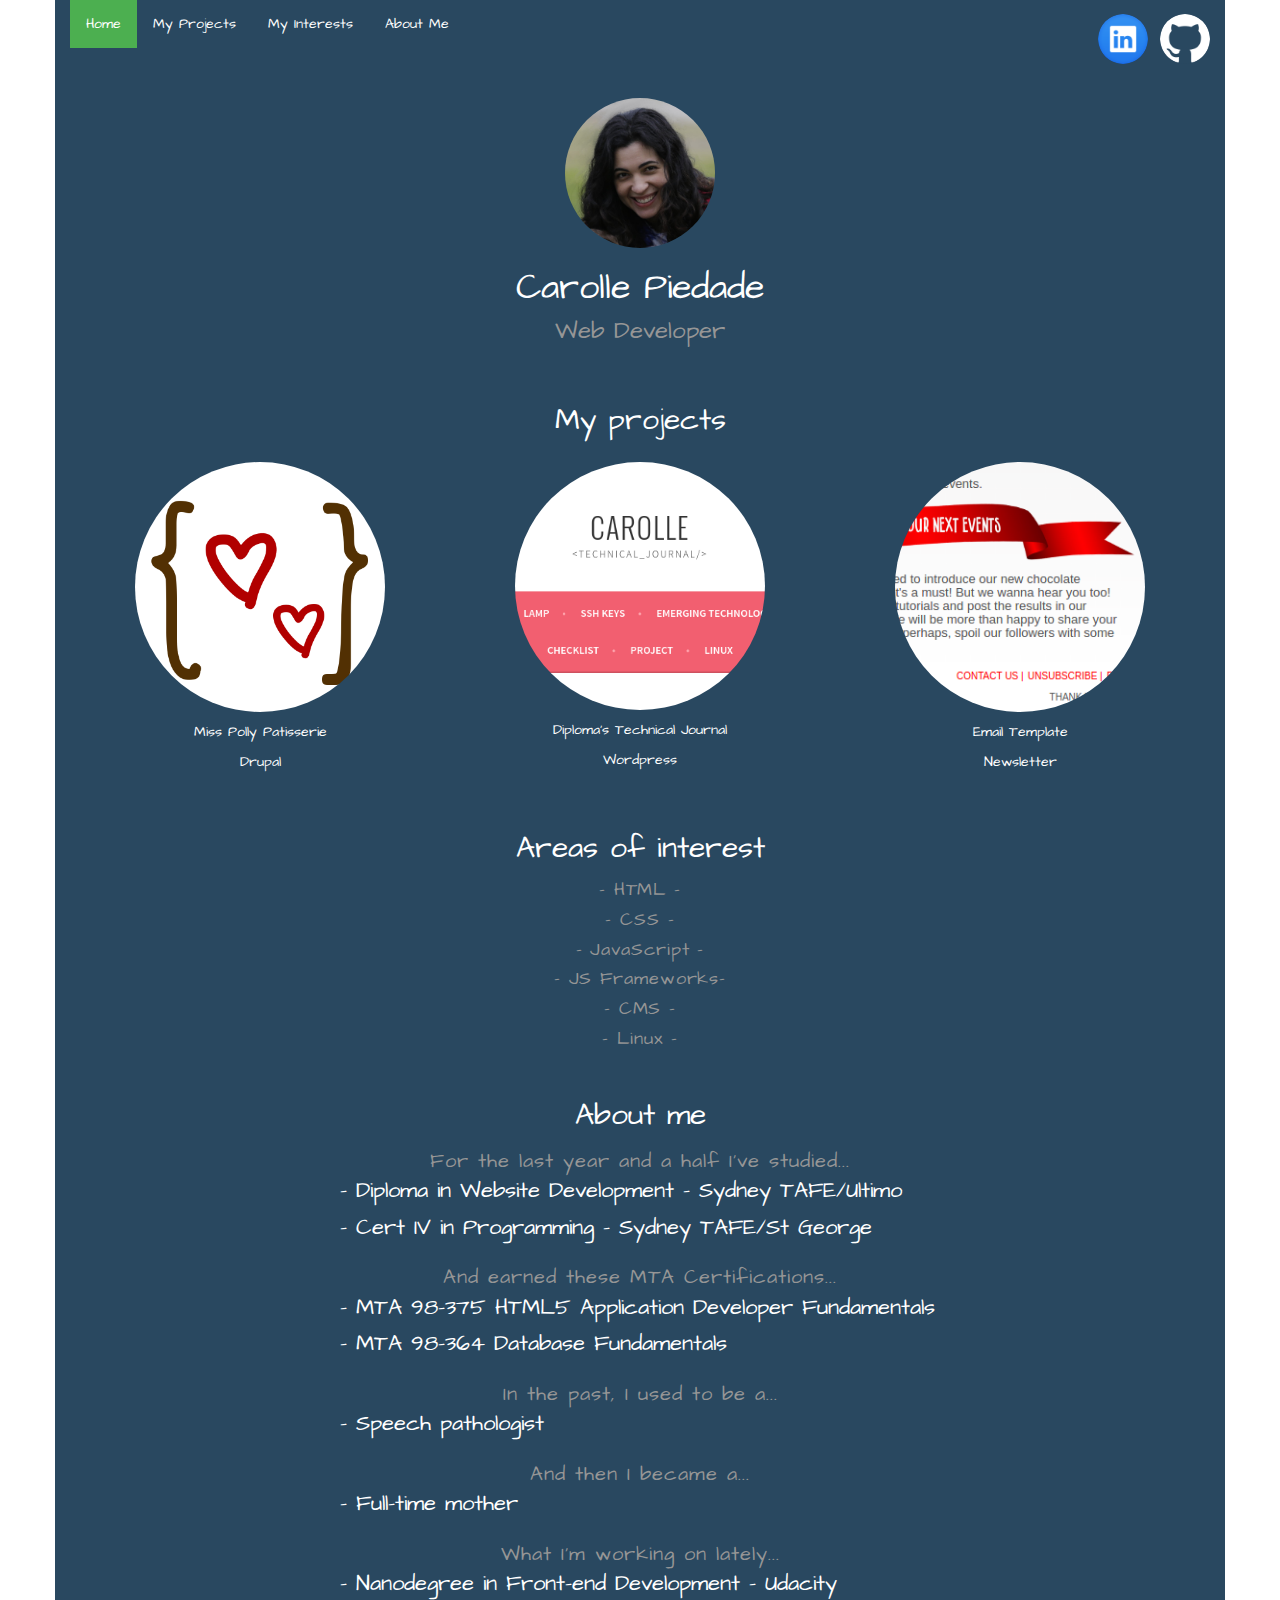
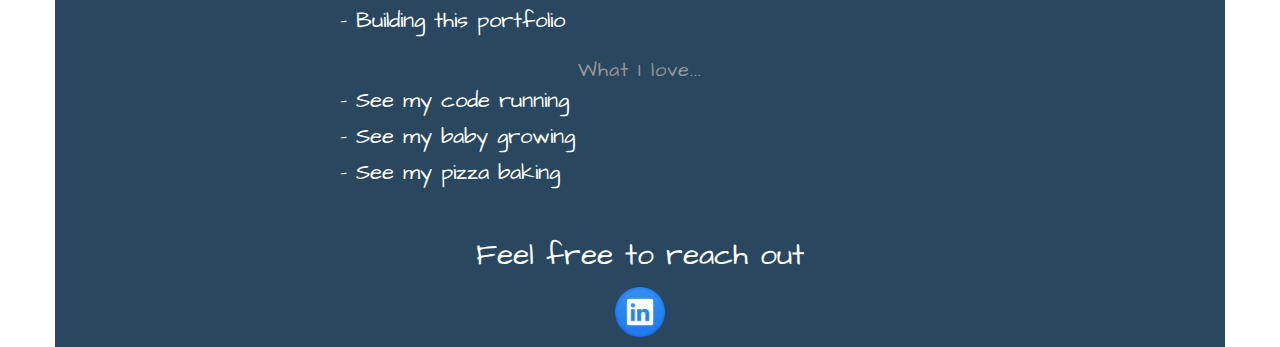
<file: oldfrontpage/index.html>
<!DOCTYPE html>
<html>
    <head>
        <title>About Me</title>
        <meta charset="utf-8">
        <meta name="viewport" content="width=device-width, initial-scale=1">
        <link rel="stylesheet" href="bootstrap/css/bootstrap.min.css">
        <link rel="stylesheet" type="text/css" href="styles.css">
        <link href='https://fonts.googleapis.com/css?family=Lato:400,300' rel='stylesheet' type='text/css'>
        <link href='https://fonts.googleapis.com/css?family=Architects+Daughter' rel='stylesheet' type='text/css'>
        <link href="http://fonts.googleapis.com/css?family=Source+Sans+Pro:300,400,600,700" rel="stylesheet">
    </head>
    <body>
        <div class="container">
            <ul class="topnav">
              <li><a class="active nohover" href="#home">Home</a></li>
              <li><a href="#projects">My Projects</a></li>
              <li><a href="#interests">My Interests</a></li>
              <li><a href="#aboutme">About Me</a></li>
              <li class="right"><a class="nohover marginicon" href="http://github.com/carolleps" target="_blank"><img class="icone img-circle" src="images/github.png" width="50" alt="My Github"></a></li>
              <li class="right"><a class="nohover marginicon" href="http://www.linkedin.com/in/carolle-piedade" target="_blank"><img class="icone img-circle" src="images/linkedin.ico" width="50" alt="My LinkedIn"></a></li>
            </ul>        
            <div id="home" class="row text-center">
                <div><img class="my-pic img-circle img-responsive" src="images/carolle.JPG"></div>
                <h1>Carolle Piedade</h1>
                <h3>Web Developer</h3>
            </div>
            
            <h2 id="projects" class="text-center">My projects</h2>

            <div class="row text-center">
                <div class="col-md-4">
                    <a href="http://carolle.me/drupal" target="_blank"><img class="img-circle img-responsive img-projects" src="images/drupal.png" alt="Miss Polly logo"></a>
                    <p>Miss Polly Patisserie</p>
                    <p>Drupal</p>
                </div>
                <div class="col-md-4">
                    <a href="http://carollepiedade.wordpress.com" target="_blank"><img class="img-circle img-responsive img-projects" src="images/wordpress.png" alt="My Journal"></a>
                    <p>Diploma's Technical Journal</p>
                    <p>Wordpress</p>
                </div>
                <div class="col-md-4">
                   <a href="http://carolle.me/email-template" target="_blank"><img class="img-circle img-responsive img-projects" src="images/email-template.png" alt="newsletter template"></a>
                    <p>Email Template</p>
                    <p>Newsletter</p>
                </div>
            </div> 
            

            <section id="interests">
                <h2 class="text-center">Areas of interest</h2>
                <div class="text-center content">
                <h4>- HTML -</h4>
                <h4>- CSS -</h4>
                <h4>- JavaScript -</h4>
                <h4>- JS Frameworks-</h4>
                <h4>- CMS -</h4>
                <h4>- Linux -</h4>
                </div>
            </section>

            <section id="aboutme">
                <h2 class="text-center">About me</h2>
                <div class="content">
                <p class="iama">For the last year and a half I've studied...</p>
                <p class="my-info-medio">- Diploma in Website Development - Sydney TAFE/Ultimo</p>
                <p class="my-info">- Cert IV in Programming - Sydney TAFE/St George</p>
                <p class="iama">And earned these MTA Certifications...</p>
                <p class="my-info-medio">- MTA 98-375 HTML5 Application Developer Fundamentals</p>
                <p class="my-info">- MTA 98-364 Database Fundamentals</p>
                <p class="iama">In the past, I used to be a...</p>
                <p class="my-info">- Speech pathologist</p>
                <p class="iama">And then I became a...</p>
                <p class="my-info">- Full-time mother</p>
                <p class="iama">What I'm working on lately...</p>
                <p class="my-info-medio">- Nanodegree in Front-end Development - Udacity</p>
                <p class="my-info">- Building this portfolio</p>
                <p class="iama">What I love...</p>
                <p class="my-info-medio">- See my code running</p>
                <p class="my-info-medio">- See my baby growing</p>
                <p class="my-info">- See my pizza baking</p>
                </div>
            </section>

            <section>
                <h2 class="text-center">Feel free to reach out</h2>

                               
                <div class="text-center end">
                    <a href="http://www.linkedin.com/in/carolle-piedade" target="_blank"><img class="icone my-picture social-media-picture" src="images/linkedin.ico" alt="My LinkedIn"></a>
                </div>
                    
                 
            </section>
        </div>
    </body>
</html>
</file>
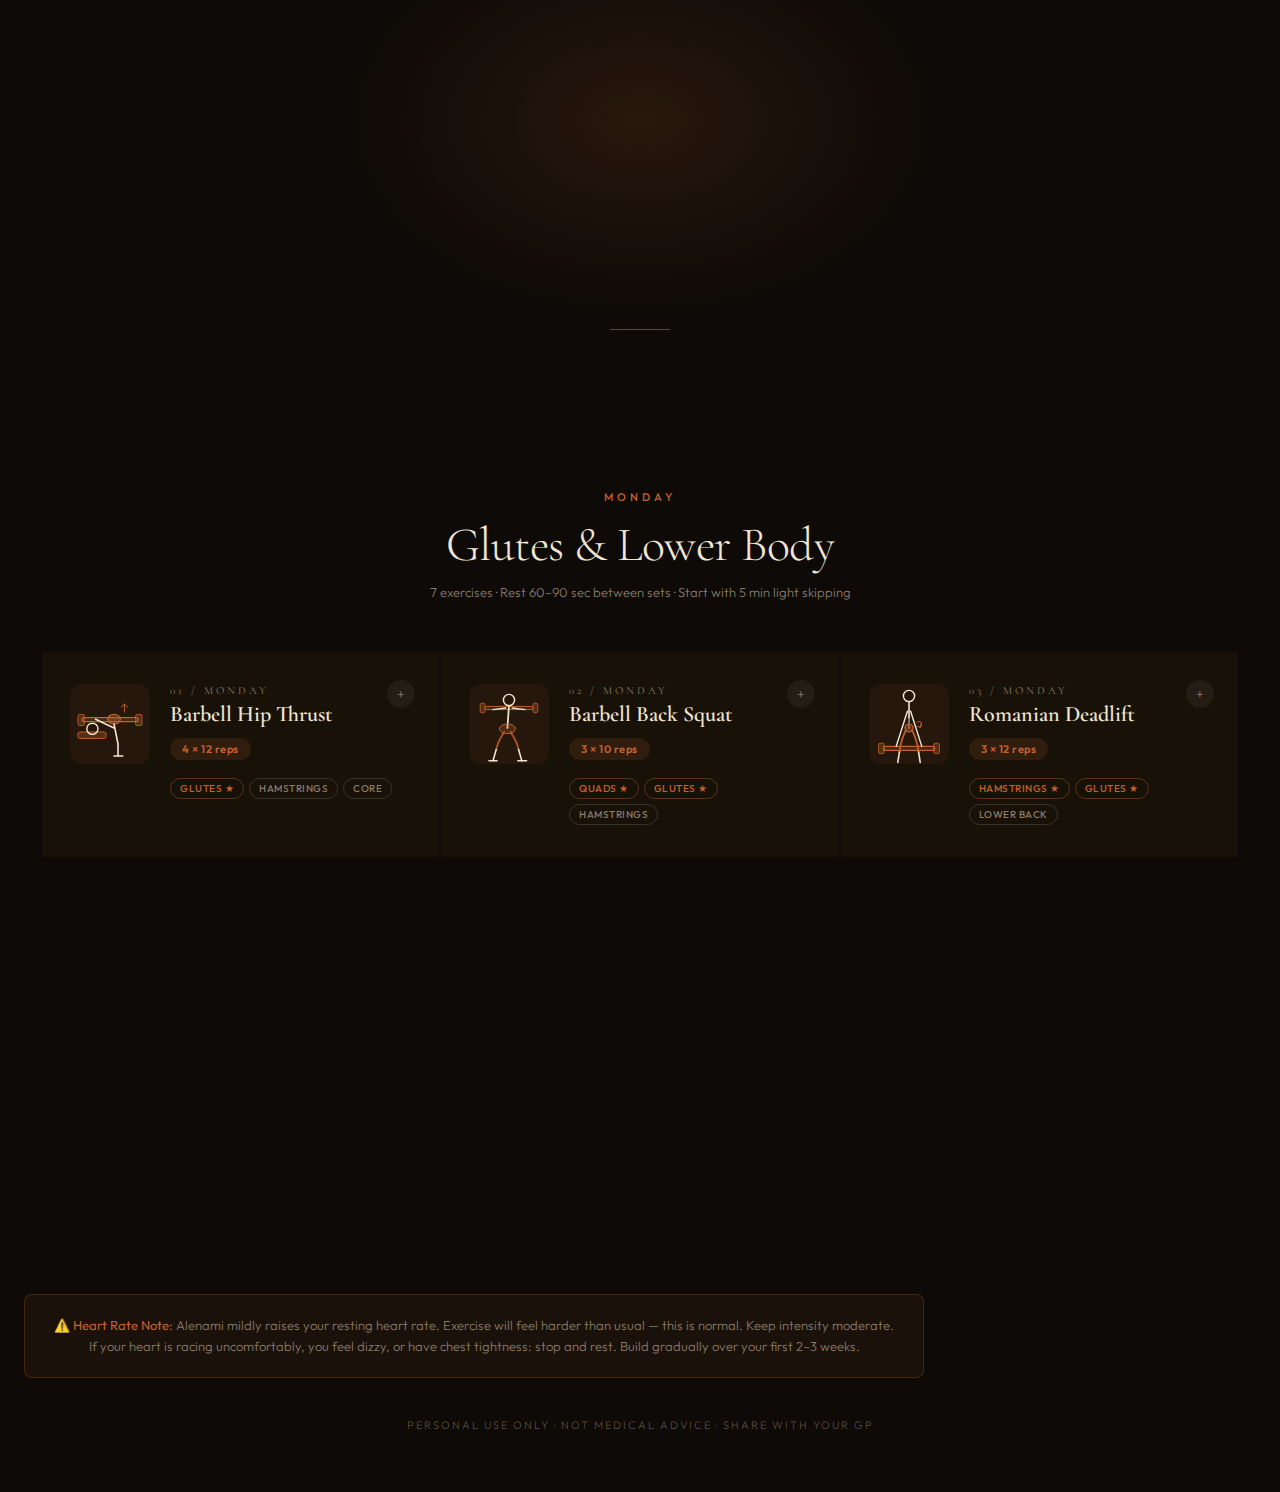
<file: pump/index.html>
<!DOCTYPE html>
<html lang="en">
<head>
<meta charset="UTF-8">
<meta name="viewport" content="width=device-width, initial-scale=1.0">
<title>Exercise Guide</title>
<link href="https://fonts.googleapis.com/css2?family=Cormorant+Garamond:ital,wght@0,300;0,400;0,600;1,400&family=Outfit:wght@300;400;500;600&display=swap" rel="stylesheet">
<style>
:root {
  --bg: #0D0A07;
  --bg-card: #181108;
  --bg-card2: #1F1610;
  --accent: #C4622D;
  --gold: #D4A447;
  --cream: #F0E6D3;
  --muted: #8A7A68;
  --border: rgba(212, 164, 71, 0.18);
  --mon: #C4622D;
  --wed: #4E819E;
  --fri: #6B9958;
}
* { margin:0; padding:0; box-sizing:border-box; }
html { scroll-behavior:smooth; }

body {
  background: var(--bg);
  color: var(--cream);
  font-family: 'Outfit', sans-serif;
  font-weight: 300;
  min-height: 100vh;
  overflow-x: hidden;
}

/* ── HEADER ── */
.header {
  text-align: center;
  padding: 64px 24px 48px;
  position: relative;
  overflow: hidden;
}
.header::before {
  content: '';
  position: absolute;
  top: -80px; left: 50%;
  transform: translateX(-50%);
  width: 600px; height: 400px;
  background: radial-gradient(ellipse, rgba(196,98,45,0.15) 0%, transparent 70%);
  pointer-events: none;
}
.header-label {
  font-family: 'Outfit', sans-serif;
  font-weight: 500;
  font-size: 11px;
  letter-spacing: 4px;
  text-transform: uppercase;
  color: var(--gold);
  margin-bottom: 16px;
  opacity: 0;
  animation: fadeUp 0.6s ease 0.1s forwards;
}
.header h1 {
  font-family: 'Cormorant Garamond', serif;
  font-weight: 300;
  font-size: clamp(42px, 7vw, 80px);
  line-height: 1.05;
  letter-spacing: -0.02em;
  color: var(--cream);
  opacity: 0;
  animation: fadeUp 0.7s ease 0.2s forwards;
}
.header h1 em {
  font-style: italic;
  color: var(--gold);
}
.header-sub {
  margin-top: 16px;
  font-size: 15px;
  color: var(--muted);
  opacity: 0;
  animation: fadeUp 0.7s ease 0.35s forwards;
}
.header-line {
  width: 60px; height: 1px;
  background: var(--gold);
  opacity: 0.4;
  margin: 32px auto 0;
  animation: fadeUp 0.7s ease 0.45s forwards;
}

/* ── SESSION TABS ── */
.tabs {
  display: flex;
  justify-content: center;
  gap: 0;
  margin: 0 auto 52px;
  max-width: 640px;
  padding: 0 24px;
  opacity: 0;
  animation: fadeUp 0.7s ease 0.5s forwards;
}
.tab-btn {
  flex: 1;
  background: none;
  border: 1px solid var(--border);
  color: var(--muted);
  font-family: 'Outfit', sans-serif;
  font-size: 12px;
  font-weight: 500;
  letter-spacing: 2px;
  text-transform: uppercase;
  padding: 14px 8px;
  cursor: pointer;
  transition: all 0.3s ease;
  position: relative;
  overflow: hidden;
}
.tab-btn:first-child { border-radius: 4px 0 0 4px; }
.tab-btn:last-child { border-radius: 0 4px 4px 0; }
.tab-btn + .tab-btn { border-left: none; }
.tab-btn::after {
  content: '';
  position: absolute;
  bottom: 0; left: 0;
  width: 100%; height: 2px;
  transform: scaleX(0);
  transition: transform 0.3s ease;
}
.tab-btn.active-mon { color: var(--mon); border-color: var(--mon); background: rgba(196,98,45,0.08); }
.tab-btn.active-mon::after { background: var(--mon); transform: scaleX(1); }
.tab-btn.active-wed { color: var(--wed); border-color: var(--wed); background: rgba(78,129,158,0.08); }
.tab-btn.active-wed::after { background: var(--wed); transform: scaleX(1); }
.tab-btn.active-fri { color: var(--fri); border-color: var(--fri); background: rgba(107,153,88,0.08); }
.tab-btn.active-fri::after { background: var(--fri); transform: scaleX(1); }
.tab-btn:hover:not(.active-mon):not(.active-wed):not(.active-fri) {
  color: var(--cream);
  background: rgba(240,230,211,0.04);
}

/* ── SESSION HEADER ── */
.session-panel { display: none; }
.session-panel.active { display: block; animation: panelIn 0.4s ease; }
@keyframes panelIn { from { opacity:0; transform:translateY(12px); } to { opacity:1; transform:none; } }

.session-header {
  text-align: center;
  padding: 0 24px 52px;
}
.session-day {
  font-family: 'Outfit', sans-serif;
  font-size: 11px;
  font-weight: 500;
  letter-spacing: 4px;
  text-transform: uppercase;
  margin-bottom: 12px;
}
.session-title {
  font-family: 'Cormorant Garamond', serif;
  font-size: clamp(28px, 5vw, 48px);
  font-weight: 300;
  letter-spacing: -0.01em;
}
.session-meta {
  margin-top: 10px;
  font-size: 13px;
  color: var(--muted);
}

/* ── EXERCISE GRID ── */
.grid {
  display: grid;
  grid-template-columns: repeat(auto-fill, minmax(320px, 1fr));
  gap: 2px;
  max-width: 1200px;
  margin: 0 auto;
  padding: 0 2px;
}

/* ── EXERCISE CARD ── */
.card {
  background: var(--bg-card);
  padding: 32px 28px;
  cursor: pointer;
  transition: background 0.25s ease;
  position: relative;
  overflow: hidden;
}
.card:hover { background: var(--bg-card2); }
.card::before {
  content: '';
  position: absolute;
  top: 0; left: 0;
  width: 3px; height: 100%;
  background: var(--card-color, var(--accent));
  opacity: 0;
  transition: opacity 0.25s ease;
}
.card:hover::before, .card.open::before { opacity: 1; }

.card-top {
  display: flex;
  align-items: flex-start;
  gap: 20px;
}

/* ── EXERCISE ILLUSTRATION ── */
.exercise-svg {
  flex-shrink: 0;
  width: 80px; height: 80px;
  border-radius: 12px;
  display: flex;
  align-items: center;
  justify-content: center;
}
.exercise-svg svg { width: 100%; height: 100%; }

.card-info { flex: 1; min-width: 0; }

.exercise-number {
  font-family: 'Cormorant Garamond', serif;
  font-size: 11px;
  font-weight: 400;
  letter-spacing: 3px;
  color: var(--muted);
  text-transform: uppercase;
  margin-bottom: 4px;
}

.exercise-name {
  font-family: 'Cormorant Garamond', serif;
  font-size: 22px;
  font-weight: 600;
  line-height: 1.2;
  color: var(--cream);
  margin-bottom: 10px;
}

.sets-badge {
  display: inline-block;
  padding: 4px 12px;
  border-radius: 20px;
  font-size: 11px;
  font-weight: 600;
  letter-spacing: 0.5px;
  margin-bottom: 10px;
}

.muscles {
  display: flex;
  flex-wrap: wrap;
  gap: 5px;
  margin-top: 8px;
}
.muscle-tag {
  font-size: 10px;
  font-weight: 500;
  letter-spacing: 0.5px;
  padding: 3px 9px;
  border-radius: 20px;
  border: 1px solid;
  text-transform: uppercase;
}

/* ── EXPAND / COLLAPSE ── */
.card-toggle {
  position: absolute;
  top: 28px; right: 24px;
  width: 28px; height: 28px;
  border-radius: 50%;
  background: rgba(255,255,255,0.05);
  display: flex;
  align-items: center;
  justify-content: center;
  transition: transform 0.3s ease, background 0.2s;
  color: var(--muted);
  font-size: 14px;
  line-height: 1;
}
.card:hover .card-toggle { background: rgba(255,255,255,0.09); }
.card.open .card-toggle { transform: rotate(45deg); }

.card-body {
  display: none;
  margin-top: 24px;
  padding-top: 24px;
  border-top: 1px solid rgba(255,255,255,0.06);
}
.card.open .card-body { display: block; }

.instructions-label {
  font-size: 10px;
  font-weight: 600;
  letter-spacing: 2.5px;
  text-transform: uppercase;
  color: var(--muted);
  margin-bottom: 12px;
}
.steps { list-style: none; display: flex; flex-direction: column; gap: 8px; }
.steps li {
  display: flex;
  gap: 12px;
  font-size: 14px;
  color: #C8B89A;
  line-height: 1.55;
}
.step-num {
  flex-shrink: 0;
  width: 22px; height: 22px;
  border-radius: 50%;
  display: flex;
  align-items: center;
  justify-content: center;
  font-size: 10px;
  font-weight: 600;
  color: var(--bg);
  margin-top: 1px;
}

.tip {
  margin-top: 18px;
  padding: 12px 16px;
  border-radius: 8px;
  font-size: 13px;
  line-height: 1.5;
  border-left: 3px solid;
  font-style: italic;
  color: #C8B89A;
}

/* ── FOOTER CALLOUT ── */
.warning-banner {
  max-width: 900px;
  margin: 60px auto 0;
  padding: 20px 28px;
  background: rgba(196,98,45,0.08);
  border: 1px solid rgba(196,98,45,0.25);
  border-radius: 8px;
  font-size: 13px;
  color: var(--muted);
  text-align: center;
  line-height: 1.6;
}
.warning-banner strong { color: var(--accent); }

footer {
  text-align: center;
  padding: 40px 24px 60px;
  font-size: 12px;
  color: var(--muted);
  letter-spacing: 1px;
}

/* ── SESSION DIVIDERS ── */
.session-divider {
  max-width: 900px;
  margin: 32px auto;
  padding: 0 24px;
  display: flex;
  align-items: center;
  gap: 16px;
  font-size: 11px;
  font-weight: 500;
  letter-spacing: 3px;
  text-transform: uppercase;
  color: var(--muted);
}
.session-divider::before, .session-divider::after {
  content: '';
  flex: 1;
  height: 1px;
  background: rgba(255,255,255,0.07);
}

/* ── ANIMATIONS ── */
@keyframes fadeUp {
  from { opacity:0; transform:translateY(16px); }
  to { opacity:1; transform:translateY(0); }
}

/* ── EMBEDDED VIDEO ── */
/* ── VIDEO PLAYER ── */
.video-embed-wrap {
  margin-top: 20px;
  border-radius: 10px;
  overflow: hidden;
  border: 1px solid rgba(255,255,255,0.08);
  background: #000;
}
.video-embed-label {
  display: flex;
  align-items: center;
  justify-content: space-between;
  padding: 10px 14px;
  background: rgba(0,0,0,0.45);
  font-family: 'Outfit', sans-serif;
  font-size: 10px;
  font-weight: 600;
  letter-spacing: 2px;
  text-transform: uppercase;
  color: var(--muted);
}
.video-embed-label .vid-title {
  display: flex;
  align-items: center;
  gap: 6px;
}
.video-embed-label .vid-title svg {
  width: 13px; height: 13px;
  fill: #FF4444;
  flex-shrink: 0;
}
.video-embed-label a {
  color: var(--muted);
  text-decoration: none;
  letter-spacing: 0.5px;
  font-weight: 400;
  font-size: 10px;
  text-transform: none;
  opacity: 0.55;
  transition: opacity 0.2s, color 0.2s;
}
.video-embed-label a:hover { opacity: 1; color: var(--cream); }

/* Thumbnail click-to-play */
.video-thumb {
  position: relative;
  width: 100%;
  aspect-ratio: 16/9;
  cursor: pointer;
  background: #000;
  display: flex;
  align-items: center;
  justify-content: center;
  overflow: hidden;
}
.video-thumb img {
  width: 100%;
  height: 100%;
  object-fit: cover;
  display: block;
  transition: opacity 0.2s ease;
}
.video-thumb:hover img { opacity: 0.75; }
.video-thumb .play-btn {
  position: absolute;
  width: 64px; height: 64px;
  background: rgba(0,0,0,0.72);
  border-radius: 50%;
  display: flex;
  align-items: center;
  justify-content: center;
  transition: background 0.2s ease, transform 0.15s ease;
  pointer-events: none;
}
.video-thumb:hover .play-btn {
  background: #FF0000;
  transform: scale(1.1);
}
.video-thumb .play-btn svg {
  width: 26px; height: 26px;
  fill: #fff;
  margin-left: 4px; /* optical centre for triangle */
}

/* Live iframe (after click) */
.video-embed-wrap iframe {
  display: block;
  width: 100%;
  aspect-ratio: 16/9;
  border: none;
  background: #000;
}

/* Search fallback pill */
.video-search-fallback {
  display: flex;
  align-items: center;
  justify-content: space-between;
  padding: 14px 16px;
  background: rgba(0,0,0,0.2);
}
.video-search-fallback span {
  display: flex;
  align-items: center;
  gap: 6px;
  font-size: 10px;
  font-weight: 600;
  letter-spacing: 2px;
  text-transform: uppercase;
  color: var(--muted);
  font-family: 'Outfit', sans-serif;
}
.video-search-fallback span svg { width:13px; height:13px; fill:#FF4444; flex-shrink:0; }
.video-search-fallback a {
  font-size: 11px;
  color: var(--muted);
  opacity: 0.6;
  text-decoration: none;
  font-family: 'Outfit', sans-serif;
  transition: opacity 0.2s, color 0.2s;
}
.video-search-fallback a:hover { opacity: 1; color: var(--cream); }

/* ── PRINT ── */
@media print {
  .tabs { display: none; }
  .session-panel { display: block !important; }
  .card-body { display: block !important; }
  .card { break-inside: avoid; }
  body { background: white; color: black; }
}

/* ── RESPONSIVE ── */
@media (max-width: 600px) {
  .grid { grid-template-columns: 1fr; }
  .card-top { flex-direction: column; gap: 14px; }
  .exercise-svg { width: 64px; height: 64px; }
}
</style>
</head>
<body>

<!-- ── HEADER ── -->
<div class="header">
  <div class="header-label">Women's Strength Program</div>
  <h1>Your <em>Exercise</em><br>Guide</h1>
  <p class="header-sub">3 sessions · 24 exercises · 40–45 min each</p>
  <div class="header-line"></div>
</div>

<!-- ── TABS ── -->
<div class="tabs">
  <button class="tab-btn active-mon" onclick="showSession('mon', this)">Monday<br><span style="font-size:10px;letter-spacing:1px;text-transform:none;font-weight:300">Glutes & Lower</span></button>
  <button class="tab-btn" onclick="showSession('wed', this)">Wednesday<br><span style="font-size:10px;letter-spacing:1px;text-transform:none;font-weight:300">Upper & Core</span></button>
  <button class="tab-btn" onclick="showSession('fri', this)">Friday<br><span style="font-size:10px;letter-spacing:1px;text-transform:none;font-weight:300">Full Body</span></button>
</div>

<!-- ══════════════════════════════════════════ -->
<!-- MONDAY SESSION -->
<!-- ══════════════════════════════════════════ -->
<div class="session-panel active" id="session-mon">
  <div class="session-header">
    <div class="session-day" style="color:var(--mon)">Monday</div>
    <div class="session-title">Glutes &amp; Lower Body</div>
    <div class="session-meta">7 exercises · Rest 60–90 sec between sets · Start with 5 min light skipping</div>
  </div>

  <div class="grid">

    <!-- 1. Barbell Hip Thrust -->
    <div class="card" style="--card-color: var(--mon)" data-video="https://youtu.be/Zp26q4BY5HE?si=Sqkis6NGLvDfHGMg&t=57" onclick="toggleCard(this)">
      <div class="card-top">
        <div class="exercise-svg" style="background:rgba(196,98,45,0.08)">
          <svg viewBox="0 0 100 100" fill="none" xmlns="http://www.w3.org/2000/svg">
            <!-- Bench -->
            <rect x="10" y="60" width="35" height="8" rx="2" fill="rgba(196,98,45,0.3)" stroke="#C4622D" stroke-width="1.2"/>
            <!-- Barbell -->
            <rect x="15" y="42" width="70" height="5" rx="2.5" fill="rgba(196,98,45,0.2)" stroke="#C4622D" stroke-width="1.5"/>
            <rect x="10" y="38" width="8" height="14" rx="2" fill="rgba(196,98,45,0.3)" stroke="#C4622D" stroke-width="1"/>
            <rect x="82" y="38" width="8" height="14" rx="2" fill="rgba(196,98,45,0.3)" stroke="#C4622D" stroke-width="1"/>
            <!-- Body in thrust position (side view) -->
            <!-- Torso angled -->
            <line x1="32" y1="44" x2="55" y2="55" stroke="#F0E6D3" stroke-width="2" stroke-linecap="round"/>
            <!-- Head/shoulders on bench -->
            <circle cx="28" cy="56" r="7" fill="none" stroke="#F0E6D3" stroke-width="1.8"/>
            <!-- Hips (highlighted - the active muscle) -->
            <ellipse cx="55" cy="44" rx="8" ry="6" fill="rgba(196,98,45,0.4)" stroke="#C4622D" stroke-width="1.5"/>
            <!-- Thigh down to knee -->
            <line x1="55" y1="50" x2="60" y2="75" stroke="#F0E6D3" stroke-width="2" stroke-linecap="round"/>
            <!-- Shin -->
            <line x1="60" y1="75" x2="60" y2="90" stroke="#F0E6D3" stroke-width="2" stroke-linecap="round"/>
            <!-- Foot -->
            <line x1="55" y1="90" x2="66" y2="90" stroke="#F0E6D3" stroke-width="2" stroke-linecap="round"/>
            <!-- Arrow indicating upward drive -->
            <path d="M68 35 L68 25 L72 29 M68 25 L64 29" stroke="#C4622D" stroke-width="1.2" stroke-linecap="round" stroke-linejoin="round"/>
          </svg>
        </div>
        <div class="card-info">
          <div class="exercise-number">01 / Monday</div>
          <div class="exercise-name">Barbell Hip Thrust</div>
          <div class="sets-badge" style="background:rgba(196,98,45,0.15); color:var(--mon)">4 × 12 reps</div>
          <div class="muscles">
            <span class="muscle-tag" style="color:var(--mon); border-color:rgba(196,98,45,0.4)">Glutes ★</span>
            <span class="muscle-tag" style="color:var(--muted); border-color:rgba(138,122,104,0.3)">Hamstrings</span>
            <span class="muscle-tag" style="color:var(--muted); border-color:rgba(138,122,104,0.3)">Core</span>
          </div>
        </div>
      </div>
      <div class="card-toggle">+</div>
      <div class="card-body">
        <div class="instructions-label">How to do it</div>
        <ul class="steps">
          <li><span class="step-num" style="background:var(--mon)">1</span> Sit on the floor with your upper back against the edge of a bench. Roll the barbell over your hips — use a pad to protect your hip bones.</li>
          <li><span class="step-num" style="background:var(--mon)">2</span> Plant both feet flat on the floor, hip-width apart, knees at ~90°. Grip the bar lightly for stability.</li>
          <li><span class="step-num" style="background:var(--mon)">3</span> Drive your hips explosively upward until your torso is parallel to the floor — like a tabletop. Chin tucked slightly.</li>
          <li><span class="step-num" style="background:var(--mon)">4</span> Squeeze your glutes hard at the top for 1 second. Lower slowly with control.</li>
        </ul>
        <div class="tip" style="background:rgba(196,98,45,0.08); border-color:var(--mon)">
          ⭐ THIS is your primary lift — make it the one you track and add weight to each week. Even 2.5kg extra per session compounds fast.
        </div>
      </div>
    </div>

    <!-- 2. Barbell Back Squat -->
    <div class="card" style="--card-color: var(--mon)" data-video="https://youtu.be/kRX2NfqM90g?si=HP95i0GzCaQmaT4p&t=20" onclick="toggleCard(this)">
      <div class="card-top">
        <div class="exercise-svg" style="background:rgba(196,98,45,0.08)">
          <svg viewBox="0 0 100 100" fill="none" xmlns="http://www.w3.org/2000/svg">
            <!-- Barbell on back -->
            <rect x="20" y="28" width="60" height="4" rx="2" fill="rgba(196,98,45,0.2)" stroke="#C4622D" stroke-width="1.2"/>
            <rect x="14" y="24" width="6" height="12" rx="2" fill="rgba(196,98,45,0.3)" stroke="#C4622D" stroke-width="1"/>
            <rect x="80" y="24" width="6" height="12" rx="2" fill="rgba(196,98,45,0.3)" stroke="#C4622D" stroke-width="1"/>
            <!-- Head -->
            <circle cx="50" cy="20" r="7" fill="none" stroke="#F0E6D3" stroke-width="1.8"/>
            <!-- Torso (slightly forward lean) -->
            <line x1="50" y1="27" x2="48" y2="55" stroke="#F0E6D3" stroke-width="2.2" stroke-linecap="round"/>
            <!-- Hips highlighted -->
            <ellipse cx="48" cy="56" rx="10" ry="6" fill="rgba(196,98,45,0.25)" stroke="#C4622D" stroke-width="1.2"/>
            <!-- Left thigh (highlighted quads) -->
            <path d="M44 60 Q36 72 34 82" stroke="#C4622D" stroke-width="2.5" stroke-linecap="round" opacity="0.8"/>
            <!-- Right thigh -->
            <path d="M52 60 Q60 72 62 82" stroke="#C4622D" stroke-width="2.5" stroke-linecap="round" opacity="0.8"/>
            <!-- Left shin -->
            <line x1="34" y1="82" x2="30" y2="96" stroke="#F0E6D3" stroke-width="2" stroke-linecap="round"/>
            <!-- Right shin -->
            <line x1="62" y1="82" x2="66" y2="96" stroke="#F0E6D3" stroke-width="2" stroke-linecap="round"/>
            <!-- Feet -->
            <line x1="25" y1="96" x2="35" y2="96" stroke="#F0E6D3" stroke-width="2" stroke-linecap="round"/>
            <line x1="61" y1="96" x2="72" y2="96" stroke="#F0E6D3" stroke-width="2" stroke-linecap="round"/>
            <!-- Arms holding bar -->
            <line x1="46" y1="30" x2="30" y2="32" stroke="#F0E6D3" stroke-width="1.8" stroke-linecap="round"/>
            <line x1="54" y1="30" x2="70" y2="32" stroke="#F0E6D3" stroke-width="1.8" stroke-linecap="round"/>
          </svg>
        </div>
        <div class="card-info">
          <div class="exercise-number">02 / Monday</div>
          <div class="exercise-name">Barbell Back Squat</div>
          <div class="sets-badge" style="background:rgba(196,98,45,0.15); color:var(--mon)">3 × 10 reps</div>
          <div class="muscles">
            <span class="muscle-tag" style="color:var(--mon); border-color:rgba(196,98,45,0.4)">Quads ★</span>
            <span class="muscle-tag" style="color:var(--mon); border-color:rgba(196,98,45,0.4)">Glutes ★</span>
            <span class="muscle-tag" style="color:var(--muted); border-color:rgba(138,122,104,0.3)">Hamstrings</span>
          </div>
        </div>
      </div>
      <div class="card-toggle">+</div>
      <div class="card-body">
        <div class="instructions-label">How to do it</div>
        <ul class="steps">
          <li><span class="step-num" style="background:var(--mon)">1</span> Position the bar across your upper traps (not your neck). Step back, feet shoulder-width, toes angled slightly out.</li>
          <li><span class="step-num" style="background:var(--mon)">2</span> Take a deep breath, brace your core as if expecting a punch. Keep your chest tall.</li>
          <li><span class="step-num" style="background:var(--mon)">3</span> Hinge hips back and bend knees simultaneously. Lower until thighs are parallel to floor or below — depth is key.</li>
          <li><span class="step-num" style="background:var(--mon)">4</span> Drive through your entire foot to stand, exhaling at the top. Repeat.</li>
        </ul>
        <div class="tip" style="background:rgba(196,98,45,0.08); border-color:var(--mon)">
          💡 Start light — form and depth matter far more than weight at the start. Film yourself side-on to check your depth honestly.
        </div>
      </div>
    </div>

    <!-- 3. Romanian Deadlift -->
    <div class="card" style="--card-color: var(--mon)" data-video="https://youtu.be/3VXmecChYYM?si=4x46Deun20vCkOIT&t=21" onclick="toggleCard(this)">
      <div class="card-top">
        <div class="exercise-svg" style="background:rgba(196,98,45,0.08)">
          <svg viewBox="0 0 100 100" fill="none" xmlns="http://www.w3.org/2000/svg">
            <!-- Barbell at bottom -->
            <rect x="18" y="78" width="64" height="5" rx="2.5" fill="rgba(196,98,45,0.2)" stroke="#C4622D" stroke-width="1.5"/>
            <rect x="12" y="74" width="7" height="13" rx="2" fill="rgba(196,98,45,0.3)" stroke="#C4622D" stroke-width="1"/>
            <rect x="81" y="74" width="7" height="13" rx="2" fill="rgba(196,98,45,0.3)" stroke="#C4622D" stroke-width="1"/>
            <!-- Head -->
            <circle cx="50" cy="15" r="7" fill="none" stroke="#F0E6D3" stroke-width="1.8"/>
            <!-- Torso (hinged forward, horizontal) -->
            <line x1="50" y1="22" x2="50" y2="42" stroke="#F0E6D3" stroke-width="2" stroke-linecap="round"/>
            <line x1="50" y1="42" x2="50" y2="55" stroke="#F0E6D3" stroke-width="2.2" stroke-linecap="round" opacity="0.5"/>
            <!-- Arms down (gripping bar) -->
            <line x1="48" y1="34" x2="34" y2="78" stroke="#F0E6D3" stroke-width="1.8" stroke-linecap="round"/>
            <line x1="52" y1="34" x2="66" y2="78" stroke="#F0E6D3" stroke-width="1.8" stroke-linecap="round"/>
            <!-- Hips (pivot point) -->
            <circle cx="50" cy="55" r="5" fill="rgba(196,98,45,0.4)" stroke="#C4622D" stroke-width="1.5"/>
            <!-- Hamstrings highlighted -->
            <path d="M46 58 Q40 70 38 85" stroke="#C4622D" stroke-width="2.5" stroke-linecap="round" opacity="0.9"/>
            <path d="M54 58 Q60 70 62 85" stroke="#C4622D" stroke-width="2.5" stroke-linecap="round" opacity="0.9"/>
            <!-- Lower legs -->
            <line x1="38" y1="85" x2="36" y2="98" stroke="#F0E6D3" stroke-width="2" stroke-linecap="round"/>
            <line x1="62" y1="85" x2="64" y2="98" stroke="#F0E6D3" stroke-width="2" stroke-linecap="round"/>
            <!-- Hip hinge arrow -->
            <path d="M60 48 C65 44 68 50 64 54" stroke="#C4622D" stroke-width="1.2" stroke-linecap="round" fill="none"/>
            <path d="M64 54 L60 53 M64 54 L65 50" stroke="#C4622D" stroke-width="1.2" stroke-linecap="round"/>
          </svg>
        </div>
        <div class="card-info">
          <div class="exercise-number">03 / Monday</div>
          <div class="exercise-name">Romanian Deadlift</div>
          <div class="sets-badge" style="background:rgba(196,98,45,0.15); color:var(--mon)">3 × 12 reps</div>
          <div class="muscles">
            <span class="muscle-tag" style="color:var(--mon); border-color:rgba(196,98,45,0.4)">Hamstrings ★</span>
            <span class="muscle-tag" style="color:var(--mon); border-color:rgba(196,98,45,0.4)">Glutes ★</span>
            <span class="muscle-tag" style="color:var(--muted); border-color:rgba(138,122,104,0.3)">Lower Back</span>
          </div>
        </div>
      </div>
      <div class="card-toggle">+</div>
      <div class="card-body">
        <div class="instructions-label">How to do it</div>
        <ul class="steps">
          <li><span class="step-num" style="background:var(--mon)">1</span> Stand holding barbell or dumbbells in front of thighs, shoulder-width grip. Soft bend in the knees — this is not a squat.</li>
          <li><span class="step-num" style="background:var(--mon)">2</span> Push your hips back (like you're trying to touch a wall behind you). Keep the bar/weights close to your legs as they lower.</li>
          <li><span class="step-num" style="background:var(--mon)">3</span> Lower until you feel a deep stretch in your hamstrings — usually just below the knee. Spine stays neutral throughout.</li>
          <li><span class="step-num" style="background:var(--mon)">4</span> Drive hips forward to return to standing. Squeeze glutes at the top.</li>
        </ul>
        <div class="tip" style="background:rgba(196,98,45,0.08); border-color:var(--mon)">
          💡 This is NOT a squat — legs stay mostly straight. Think "hip hinge," not "knee bend." Feel the hamstring stretch guiding your depth.
        </div>
      </div>
    </div>

    <!-- 4. Walking Lunges -->
    <div class="card" style="--card-color: var(--mon)" data-video="https://youtu.be/wrwwXE_x-pQ?si=46MkXPjWNbN0SP9f&t=77" onclick="toggleCard(this)">
      <div class="card-top">
        <div class="exercise-svg" style="background:rgba(196,98,45,0.08)">
          <svg viewBox="0 0 100 100" fill="none" xmlns="http://www.w3.org/2000/svg">
            <!-- Head -->
            <circle cx="50" cy="12" r="7" fill="none" stroke="#F0E6D3" stroke-width="1.8"/>
            <!-- Torso upright -->
            <line x1="50" y1="19" x2="50" y2="46" stroke="#F0E6D3" stroke-width="2.2" stroke-linecap="round"/>
            <!-- Dumbbells -->
            <rect x="20" y="44" width="14" height="5" rx="2" fill="rgba(196,98,45,0.2)" stroke="#C4622D" stroke-width="1"/>
            <rect x="66" y="44" width="14" height="5" rx="2" fill="rgba(196,98,45,0.2)" stroke="#C4622D" stroke-width="1"/>
            <!-- Arms -->
            <line x1="44" y1="30" x2="27" y2="46" stroke="#F0E6D3" stroke-width="1.8" stroke-linecap="round"/>
            <line x1="56" y1="30" x2="73" y2="46" stroke="#F0E6D3" stroke-width="1.8" stroke-linecap="round"/>
            <!-- Front leg (left) - highlighted -->
            <path d="M46 46 Q38 62 34 74" stroke="#C4622D" stroke-width="2.5" stroke-linecap="round" opacity="0.9"/>
            <line x1="34" y1="74" x2="28" y2="88" stroke="#F0E6D3" stroke-width="2" stroke-linecap="round"/>
            <line x1="22" y1="88" x2="34" y2="88" stroke="#F0E6D3" stroke-width="2.5" stroke-linecap="round"/>
            <!-- Back leg (right) - highlighted glute -->
            <path d="M54" d="M54 46 Q62 58 66 70" stroke="#C4622D" stroke-width="2.5" stroke-linecap="round" opacity="0.7"/>
            <path d="M54 46 Q62 58 66 70" stroke="#C4622D" stroke-width="2.5" stroke-linecap="round" opacity="0.7"/>
            <!-- Back shin (near ground) -->
            <line x1="66" y1="70" x2="66" y2="88" stroke="#F0E6D3" stroke-width="2" stroke-linecap="round"/>
            <!-- Back knee dot -->
            <circle cx="66" cy="70" r="3" fill="none" stroke="#C4622D" stroke-width="1.5"/>
            <!-- Direction arrow -->
            <path d="M76 50 L84 50 L80 46 M84 50 L80 54" stroke="#C4622D" stroke-width="1.2" stroke-linecap="round" stroke-linejoin="round"/>
          </svg>
        </div>
        <div class="card-info">
          <div class="exercise-number">04 / Monday</div>
          <div class="exercise-name">Walking Lunges</div>
          <div class="sets-badge" style="background:rgba(196,98,45,0.15); color:var(--mon)">3 × 12 each leg</div>
          <div class="muscles">
            <span class="muscle-tag" style="color:var(--mon); border-color:rgba(196,98,45,0.4)">Glutes ★</span>
            <span class="muscle-tag" style="color:var(--mon); border-color:rgba(196,98,45,0.4)">Quads ★</span>
            <span class="muscle-tag" style="color:var(--muted); border-color:rgba(138,122,104,0.3)">Hamstrings</span>
          </div>
        </div>
      </div>
      <div class="card-toggle">+</div>
      <div class="card-body">
        <div class="instructions-label">How to do it</div>
        <ul class="steps">
          <li><span class="step-num" style="background:var(--mon)">1</span> Hold dumbbells at your sides. Stand tall with core braced.</li>
          <li><span class="step-num" style="background:var(--mon)">2</span> Step one foot forward and lower your back knee toward the floor — don't let it slam down.</li>
          <li><span class="step-num" style="background:var(--mon)">3</span> Front shin stays vertical. Don't let your front knee cave in.</li>
          <li><span class="step-num" style="background:var(--mon)">4</span> Push through your front heel to stand, bringing your back foot forward into the next step. Alternate legs.</li>
        </ul>
        <div class="tip" style="background:rgba(196,98,45,0.08); border-color:var(--mon)">
          💡 Keep your torso perfectly upright — leaning forward shifts the work away from your glutes. Do these in a hallway or loop around your space.
        </div>
      </div>
    </div>

    <!-- 5. Banded Lateral Walks -->
    <div class="card" style="--card-color: var(--mon)" data-video="https://youtu.be/DkaQ1mmfErA?si=ghUYGtTkpVavJmyX&t=21" onclick="toggleCard(this)">
      <div class="card-top">
        <div class="exercise-svg" style="background:rgba(196,98,45,0.08)">
          <svg viewBox="0 0 100 100" fill="none" xmlns="http://www.w3.org/2000/svg">
            <!-- Head -->
            <circle cx="50" cy="16" r="7" fill="none" stroke="#F0E6D3" stroke-width="1.8"/>
            <!-- Torso slightly forward -->
            <line x1="50" y1="23" x2="50" y2="52" stroke="#F0E6D3" stroke-width="2.2" stroke-linecap="round"/>
            <!-- Arms out front (hands on hips/out) -->
            <line x1="45" y1="33" x2="30" y2="42" stroke="#F0E6D3" stroke-width="1.8" stroke-linecap="round"/>
            <line x1="55" y1="33" x2="70" y2="42" stroke="#F0E6D3" stroke-width="1.8" stroke-linecap="round"/>
            <!-- Hip area -->
            <ellipse cx="50" cy="52" rx="12" ry="5" fill="none" stroke="#F0E6D3" stroke-width="1.5"/>
            <!-- Resistance band (just above knees) -->
            <path d="M28 72 Q50 68 72 72" stroke="#C4622D" stroke-width="2.5" stroke-linecap="round"/>
            <circle cx="28" cy="72" r="3" fill="#C4622D" opacity="0.6"/>
            <circle cx="72" cy="72" r="3" fill="#C4622D" opacity="0.6"/>
            <!-- Left leg (wide stance) - hip abductors highlighted -->
            <path d="M44 56 Q32 64 28 72" stroke="#C4622D" stroke-width="2.5" stroke-linecap="round" opacity="0.8"/>
            <line x1="28" y1="72" x2="24" y2="92" stroke="#F0E6D3" stroke-width="2" stroke-linecap="round"/>
            <!-- Right leg -->
            <path d="M56 56 Q68 64 72 72" stroke="#C4622D" stroke-width="2.5" stroke-linecap="round" opacity="0.8"/>
            <line x1="72" y1="72" x2="76" y2="92" stroke="#F0E6D3" stroke-width="2" stroke-linecap="round"/>
            <!-- Direction arrows -->
            <path d="M10 50 L4 50 L8 46 M4 50 L8 54" stroke="#C4622D" stroke-width="1.2" stroke-linecap="round" stroke-linejoin="round"/>
            <path d="M90 50 L96 50 L92 46 M96 50 L92 54" stroke="#C4622D" stroke-width="1.2" stroke-linecap="round" stroke-linejoin="round"/>
          </svg>
        </div>
        <div class="card-info">
          <div class="exercise-number">05 / Monday</div>
          <div class="exercise-name">Banded Lateral Walks</div>
          <div class="sets-badge" style="background:rgba(196,98,45,0.15); color:var(--mon)">3 × 15 each direction</div>
          <div class="muscles">
            <span class="muscle-tag" style="color:var(--mon); border-color:rgba(196,98,45,0.4)">Glute Medius ★</span>
            <span class="muscle-tag" style="color:var(--muted); border-color:rgba(138,122,104,0.3)">Hip Abductors</span>
            <span class="muscle-tag" style="color:var(--muted); border-color:rgba(138,122,104,0.3)">Glutes</span>
          </div>
        </div>
      </div>
      <div class="card-toggle">+</div>
      <div class="card-body">
        <div class="instructions-label">How to do it</div>
        <ul class="steps">
          <li><span class="step-num" style="background:var(--mon)">1</span> Place the resistance band just above your knees. Feet shoulder-width apart — enough that the band already has tension.</li>
          <li><span class="step-num" style="background:var(--mon)">2</span> Drop into a slight squat position — slight forward hinge, knees soft. Stay in this position the entire set.</li>
          <li><span class="step-num" style="background:var(--mon)">3</span> Step sideways, leading with one foot, then bring the other foot in — but don't let them come all the way together or you lose tension.</li>
          <li><span class="step-num" style="background:var(--mon)">4</span> 15 steps right, 15 steps left = 1 set. Keep the knees pushing slightly outward against the band throughout.</li>
        </ul>
        <div class="tip" style="background:rgba(196,98,45,0.08); border-color:var(--mon)">
          💡 The moment the band goes slack, the outer glute stops working. Stay wide — maintain tension on every single step.
        </div>
      </div>
    </div>

    <!-- 6. Glute Kickbacks -->
    <div class="card" style="--card-color: var(--mon)" data-video="https://youtu.be/ZDM8Kz-aTaA?si=DCkpuTbTVcIRAixh&t=24" onclick="toggleCard(this)">
      <div class="card-top">
        <div class="exercise-svg" style="background:rgba(196,98,45,0.08)">
          <svg viewBox="0 0 100 100" fill="none" xmlns="http://www.w3.org/2000/svg">
            <!-- Rack post -->
            <rect x="10" y="10" width="5" height="85" rx="2" fill="rgba(196,98,45,0.2)" stroke="#C4622D" stroke-width="1"/>
            <!-- Band -->
            <path d="M15 75 Q30 70 38 68" stroke="#C4622D" stroke-width="2" stroke-linecap="round" stroke-dasharray="4 2"/>
            <!-- Person facing rack, leaning hands on it -->
            <circle cx="52" cy="25" r="7" fill="none" stroke="#F0E6D3" stroke-width="1.8"/>
            <!-- Torso leaning forward -->
            <line x1="52" y1="32" x2="38" y2="55" stroke="#F0E6D3" stroke-width="2.2" stroke-linecap="round"/>
            <!-- Arms holding rack -->
            <line x1="44" y1="38" x2="15" y2="45" stroke="#F0E6D3" stroke-width="1.8" stroke-linecap="round"/>
            <!-- Hips (glutes highlighted) -->
            <ellipse cx="38" cy="56" rx="8" ry="5" fill="rgba(196,98,45,0.4)" stroke="#C4622D" stroke-width="1.5"/>
            <!-- Standing leg -->
            <line x1="35" y1="60" x2="32" y2="82" stroke="#F0E6D3" stroke-width="2" stroke-linecap="round"/>
            <line x1="32" y1="82" x2="28" y2="95" stroke="#F0E6D3" stroke-width="2" stroke-linecap="round"/>
            <!-- Kicking leg (extended back and up - highlighted) -->
            <path d="M41 60 Q55 62 66 52" stroke="#C4622D" stroke-width="2.5" stroke-linecap="round" opacity="0.9"/>
            <!-- Ankle/foot of kicking leg -->
            <circle cx="66" cy="52" r="3" fill="#C4622D" opacity="0.5"/>
            <!-- Squeeze indication -->
            <path d="M58 45 C62 42 65 45 62 48" stroke="#C4622D" stroke-width="1.2" fill="none" stroke-linecap="round"/>
            <text x="64" y="42" font-size="8" fill="#C4622D" font-family="Outfit">✕</text>
          </svg>
        </div>
        <div class="card-info">
          <div class="exercise-number">06 / Monday</div>
          <div class="exercise-name">Glute Kickbacks</div>
          <div class="sets-badge" style="background:rgba(196,98,45,0.15); color:var(--mon)">3 × 15 each leg</div>
          <div class="muscles">
            <span class="muscle-tag" style="color:var(--mon); border-color:rgba(196,98,45,0.4)">Glutes ★★</span>
            <span class="muscle-tag" style="color:var(--muted); border-color:rgba(138,122,104,0.3)">Hamstrings</span>
          </div>
        </div>
      </div>
      <div class="card-toggle">+</div>
      <div class="card-body">
        <div class="instructions-label">How to do it</div>
        <ul class="steps">
          <li><span class="step-num" style="background:var(--mon)">1</span> Loop the band around the rack at ankle height. Stand facing the rack, loop one ankle through the band.</li>
          <li><span class="step-num" style="background:var(--mon)">2</span> Rest hands lightly on the rack for balance. Slight forward lean at the hips.</li>
          <li><span class="step-num" style="background:var(--mon)">3</span> Keeping core tight, kick the banded leg straight back and slightly up. Squeeze your glute hard at the peak.</li>
          <li><span class="step-num" style="background:var(--mon)">4</span> Return slowly with control — don't let the band yank your leg forward. Complete all reps, then switch legs.</li>
        </ul>
        <div class="tip" style="background:rgba(196,98,45,0.08); border-color:var(--mon)">
          💡 Don't let your lower back arch at the top — the glute does the work, not the spine. Think "squeeze glute, not back."
        </div>
      </div>
    </div>

    <!-- 7. Plank Hold -->
    <div class="card" style="--card-color: var(--mon)" data-video="https://youtube.com/shorts/jUTER18-O1M?si=7h0o91Ctsh3NYzZ7" onclick="toggleCard(this)">
      <div class="card-top">
        <div class="exercise-svg" style="background:rgba(196,98,45,0.08)">
          <svg viewBox="0 0 100 100" fill="none" xmlns="http://www.w3.org/2000/svg">
            <!-- Floor -->
            <line x1="5" y1="72" x2="95" y2="72" stroke="rgba(255,255,255,0.12)" stroke-width="1"/>
            <!-- Body in plank (side view) -->
            <!-- Head -->
            <circle cx="80" cy="54" r="7" fill="none" stroke="#F0E6D3" stroke-width="1.8"/>
            <!-- Neck to shoulders -->
            <line x1="73" y1="57" x2="68" y2="60" stroke="#F0E6D3" stroke-width="1.8" stroke-linecap="round"/>
            <!-- Torso (straight) - core highlighted -->
            <rect x="30" y="56" width="38" height="10" rx="4" fill="rgba(196,98,45,0.25)" stroke="#C4622D" stroke-width="1.2"/>
            <!-- Arm (forearm on floor) -->
            <line x1="68" y1="60" x2="68" y2="72" stroke="#F0E6D3" stroke-width="2" stroke-linecap="round"/>
            <!-- Forearm on floor -->
            <line x1="58" y1="72" x2="72" y2="72" stroke="#F0E6D3" stroke-width="2.5" stroke-linecap="round"/>
            <!-- Hips in line -->
            <line x1="30" y1="61" x2="20" y2="68" stroke="#F0E6D3" stroke-width="2" stroke-linecap="round"/>
            <!-- Legs -->
            <line x1="20" y1="68" x2="12" y2="72" stroke="#F0E6D3" stroke-width="2" stroke-linecap="round"/>
            <!-- Toes on floor -->
            <circle cx="12" cy="72" r="3" fill="none" stroke="#F0E6D3" stroke-width="1.5"/>
            <!-- Core/shoulders highlighted -->
            <circle cx="68" cy="60" r="4" fill="rgba(196,98,45,0.3)" stroke="#C4622D" stroke-width="1"/>
            <!-- Straight line indicator -->
            <path d="M10 50 L82 50" stroke="rgba(196,98,45,0.3)" stroke-width="1" stroke-dasharray="4 3"/>
            <text x="14" y="48" font-size="7" fill="rgba(196,98,45,0.7)" font-family="Outfit">straight line</text>
          </svg>
        </div>
        <div class="card-info">
          <div class="exercise-number">07 / Monday</div>
          <div class="exercise-name">Plank Hold</div>
          <div class="sets-badge" style="background:rgba(196,98,45,0.15); color:var(--mon)">3 × 30–45 sec</div>
          <div class="muscles">
            <span class="muscle-tag" style="color:var(--mon); border-color:rgba(196,98,45,0.4)">Core ★</span>
            <span class="muscle-tag" style="color:var(--muted); border-color:rgba(138,122,104,0.3)">Shoulders</span>
            <span class="muscle-tag" style="color:var(--muted); border-color:rgba(138,122,104,0.3)">Glutes</span>
          </div>
        </div>
      </div>
      <div class="card-toggle">+</div>
      <div class="card-body">
        <div class="instructions-label">How to do it</div>
        <ul class="steps">
          <li><span class="step-num" style="background:var(--mon)">1</span> Place forearms on the floor, elbows under shoulders. Rise onto your toes so only forearms and toes touch the floor.</li>
          <li><span class="step-num" style="background:var(--mon)">2</span> Squeeze everything simultaneously: glutes, quads, abs. Your body should be a rigid plank — no sagging hips, no raised bum.</li>
          <li><span class="step-num" style="background:var(--mon)">3</span> Eyes look down at the floor to keep your neck in a neutral position.</li>
          <li><span class="step-num" style="background:var(--mon)">4</span> Breathe steadily. Hold for the target time. Lower with control.</li>
        </ul>
        <div class="tip" style="background:rgba(196,98,45,0.08); border-color:var(--mon)">
          💡 Squeezing your glutes AND quads (not just your abs) makes this dramatically more effective — and harder. Build toward 60 seconds over time.
        </div>
      </div>
    </div>

  </div><!-- end monday grid -->

  <div class="warning-banner" style="margin:48px 24px 0">
    <strong>⚠️ Heart Rate Note:</strong> Alenami mildly raises your resting heart rate. Exercise will feel harder than usual — this is normal. Keep intensity moderate. If your heart is racing uncomfortably, you feel dizzy, or have chest tightness: stop and rest. Build gradually over your first 2–3 weeks.
  </div>
</div>


<!-- ══════════════════════════════════════════ -->
<!-- WEDNESDAY SESSION -->
<!-- ══════════════════════════════════════════ -->
<div class="session-panel" id="session-wed">
  <div class="session-header">
    <div class="session-day" style="color:var(--wed)">Wednesday</div>
    <div class="session-title">Upper Body &amp; Core</div>
    <div class="session-meta">9 exercises · Moderate weights, full range of motion · Last 2 reps should feel challenging</div>
  </div>

  <div class="grid">

    <!-- 8. Shoulder Press -->
    <div class="card" style="--card-color: var(--wed)" data-video="https://youtu.be/B-aVuyhvLHU?si=N1gZRLTvKhZPFniB" onclick="toggleCard(this)">
      <div class="card-top">
        <div class="exercise-svg" style="background:rgba(78,129,158,0.08)">
          <svg viewBox="0 0 100 100" fill="none" xmlns="http://www.w3.org/2000/svg">
            <!-- Dumbbells overhead -->
            <rect x="14" y="14" width="20" height="6" rx="3" fill="rgba(78,129,158,0.3)" stroke="#4E819E" stroke-width="1.2"/>
            <rect x="66" y="14" width="20" height="6" rx="3" fill="rgba(78,129,158,0.3)" stroke="#4E819E" stroke-width="1.2"/>
            <!-- Head -->
            <circle cx="50" cy="30" r="7" fill="none" stroke="#F0E6D3" stroke-width="1.8"/>
            <!-- Neck/torso -->
            <line x1="50" y1="37" x2="50" y2="68" stroke="#F0E6D3" stroke-width="2.2" stroke-linecap="round"/>
            <!-- Shoulders highlighted -->
            <ellipse cx="40" cy="42" rx="7" ry="5" fill="rgba(78,129,158,0.4)" stroke="#4E819E" stroke-width="1.5" transform="rotate(-20 40 42)"/>
            <ellipse cx="60" cy="42" rx="7" ry="5" fill="rgba(78,129,158,0.4)" stroke="#4E819E" stroke-width="1.5" transform="rotate(20 60 42)"/>
            <!-- Arms raised overhead -->
            <line x1="43" y1="38" x2="24" y2="18" stroke="#F0E6D3" stroke-width="2" stroke-linecap="round"/>
            <line x1="57" y1="38" x2="76" y2="18" stroke="#F0E6D3" stroke-width="2" stroke-linecap="round"/>
            <!-- Hips/legs -->
            <line x1="46" y1="68" x2="40" y2="88" stroke="#F0E6D3" stroke-width="2" stroke-linecap="round"/>
            <line x1="54" y1="68" x2="60" y2="88" stroke="#F0E6D3" stroke-width="2" stroke-linecap="round"/>
            <line x1="34" y1="88" x2="47" y2="88" stroke="#F0E6D3" stroke-width="2" stroke-linecap="round"/>
            <line x1="53" y1="88" x2="66" y2="88" stroke="#F0E6D3" stroke-width="2" stroke-linecap="round"/>
            <!-- Press arrows -->
            <path d="M24 20 L24 12 L28 16 M24 12 L20 16" stroke="#4E819E" stroke-width="1.2" stroke-linecap="round" stroke-linejoin="round"/>
            <path d="M76 20 L76 12 L80 16 M76 12 L72 16" stroke="#4E819E" stroke-width="1.2" stroke-linecap="round" stroke-linejoin="round"/>
          </svg>
        </div>
        <div class="card-info">
          <div class="exercise-number">01 / Wednesday</div>
          <div class="exercise-name">Dumbbell Shoulder Press</div>
          <div class="sets-badge" style="background:rgba(78,129,158,0.15); color:var(--wed)">3 × 12 reps</div>
          <div class="muscles">
            <span class="muscle-tag" style="color:var(--wed); border-color:rgba(78,129,158,0.4)">Deltoids ★</span>
            <span class="muscle-tag" style="color:var(--muted); border-color:rgba(138,122,104,0.3)">Triceps</span>
            <span class="muscle-tag" style="color:var(--muted); border-color:rgba(138,122,104,0.3)">Core</span>
          </div>
        </div>
      </div>
      <div class="card-toggle">+</div>
      <div class="card-body">
        <div class="instructions-label">How to do it</div>
        <ul class="steps">
          <li><span class="step-num" style="background:var(--wed)">1</span> Sit or stand holding dumbbells at shoulder height, palms facing forward, elbows at ~90°.</li>
          <li><span class="step-num" style="background:var(--wed)">2</span> Brace your core and press both dumbbells directly overhead in a slight arc until arms are nearly straight.</li>
          <li><span class="step-num" style="background:var(--wed)">3</span> Don't lock elbows hard at the top. Lower slowly and with control back to the start position.</li>
          <li><span class="step-num" style="background:var(--wed)">4</span> Keep your lower back from arching — if seated, this is easier to control.</li>
        </ul>
        <div class="tip" style="background:rgba(78,129,158,0.08); border-color:var(--wed)">
          💡 Press straight up over your shoulders — not forward. Imagine you're pressing toward the ceiling directly above your head.
        </div>
      </div>
    </div>

    <!-- 9. Bent-Over Row -->
    <div class="card" style="--card-color: var(--wed)" data-video="https://youtu.be/OyVQ8ZUc0LA?si=iKZqmrihDyGLEIgv&t=59" onclick="toggleCard(this)">
      <div class="card-top">
        <div class="exercise-svg" style="background:rgba(78,129,158,0.08)">
          <svg viewBox="0 0 100 100" fill="none" xmlns="http://www.w3.org/2000/svg">
            <!-- Dumbbells -->
            <rect x="20" y="64" width="16" height="5" rx="2.5" fill="rgba(78,129,158,0.3)" stroke="#4E819E" stroke-width="1.2"/>
            <rect x="64" y="64" width="16" height="5" rx="2.5" fill="rgba(78,129,158,0.3)" stroke="#4E819E" stroke-width="1.2"/>
            <!-- Head (hinging forward) -->
            <circle cx="82" cy="24" r="7" fill="none" stroke="#F0E6D3" stroke-width="1.8"/>
            <!-- Torso (bent over ~45°) -->
            <line x1="76" y1="28" x2="50" y2="52" stroke="#F0E6D3" stroke-width="2.2" stroke-linecap="round"/>
            <!-- Back (highlighted) -->
            <rect x="45" y="44" width="32" height="12" rx="4" fill="rgba(78,129,158,0.25)" stroke="#4E819E" stroke-width="1.2" transform="rotate(-42 45 44)"/>
            <!-- Arms hanging down -->
            <line x1="60" y1="48" x2="28" y2="66" stroke="#F0E6D3" stroke-width="2" stroke-linecap="round"/>
            <line x1="52" y1="52" x2="72" y2="66" stroke="#F0E6D3" stroke-width="2" stroke-linecap="round"/>
            <!-- Hip hinge -->
            <ellipse cx="50" cy="52" rx="6" ry="4" fill="none" stroke="#F0E6D3" stroke-width="1.2"/>
            <!-- Legs -->
            <line x1="46" y1="55" x2="40" y2="78" stroke="#F0E6D3" stroke-width="2" stroke-linecap="round"/>
            <line x1="54" y1="55" x2="60" y2="78" stroke="#F0E6D3" stroke-width="2" stroke-linecap="round"/>
            <line x1="34" y1="78" x2="46" y2="78" stroke="#F0E6D3" stroke-width="2" stroke-linecap="round"/>
            <line x1="54" y1="78" x2="66" y2="78" stroke="#F0E6D3" stroke-width="2" stroke-linecap="round"/>
            <!-- Row arrows (upward) -->
            <path d="M28 60 L28 50 L32 54 M28 50 L24 54" stroke="#4E819E" stroke-width="1.2" stroke-linecap="round" stroke-linejoin="round"/>
            <path d="M72 60 L72 50 L76 54 M72 50 L68 54" stroke="#4E819E" stroke-width="1.2" stroke-linecap="round" stroke-linejoin="round"/>
          </svg>
        </div>
        <div class="card-info">
          <div class="exercise-number">02 / Wednesday</div>
          <div class="exercise-name">Dumbbell Bent-Over Row</div>
          <div class="sets-badge" style="background:rgba(78,129,158,0.15); color:var(--wed)">3 × 12 reps</div>
          <div class="muscles">
            <span class="muscle-tag" style="color:var(--wed); border-color:rgba(78,129,158,0.4)">Back ★</span>
            <span class="muscle-tag" style="color:var(--muted); border-color:rgba(138,122,104,0.3)">Rhomboids</span>
            <span class="muscle-tag" style="color:var(--muted); border-color:rgba(138,122,104,0.3)">Biceps</span>
          </div>
        </div>
      </div>
      <div class="card-toggle">+</div>
      <div class="card-body">
        <div class="instructions-label">How to do it</div>
        <ul class="steps">
          <li><span class="step-num" style="background:var(--wed)">1</span> Hinge at the hips with a flat back, leaning forward ~45°. Hold dumbbells hanging straight down, palms facing each other.</li>
          <li><span class="step-num" style="background:var(--wed)">2</span> Pull both elbows up and back toward your hips — not toward your ears.</li>
          <li><span class="step-num" style="background:var(--wed)">3</span> Squeeze your shoulder blades together at the top for 1 second.</li>
          <li><span class="step-num" style="background:var(--wed)">4</span> Lower slowly and with full control — don't let gravity do the work on the way down.</li>
        </ul>
        <div class="tip" style="background:rgba(78,129,158,0.08); border-color:var(--wed)">
          💡 Think "elbows to hips" — this keeps the focus on your mid-back. Essential for desk workers: this exercise directly counteracts forward posture.
        </div>
      </div>
    </div>

    <!-- 10. Floor Chest Press -->
    <div class="card" style="--card-color: var(--wed)" data-video="https://youtu.be/T0Y3OBF1bNI?si=umUpMBAp42bmmjqf" onclick="toggleCard(this)">
      <div class="card-top">
        <div class="exercise-svg" style="background:rgba(78,129,158,0.08)">
          <svg viewBox="0 0 100 100" fill="none" xmlns="http://www.w3.org/2000/svg">
            <!-- Floor -->
            <line x1="5" y1="80" x2="95" y2="80" stroke="rgba(255,255,255,0.12)" stroke-width="1"/>
            <!-- Dumbbells -->
            <rect x="10" y="56" width="16" height="5" rx="2.5" fill="rgba(78,129,158,0.3)" stroke="#4E819E" stroke-width="1.2"/>
            <rect x="74" y="56" width="16" height="5" rx="2.5" fill="rgba(78,129,158,0.3)" stroke="#4E819E" stroke-width="1.2"/>
            <!-- Body lying on back -->
            <!-- Head -->
            <circle cx="82" cy="68" r="7" fill="none" stroke="#F0E6D3" stroke-width="1.8"/>
            <!-- Torso (lying) -->
            <rect x="24" y="64" width="50" height="12" rx="6" fill="rgba(78,129,158,0.15)" stroke="#4E819E" stroke-width="1"/>
            <!-- Chest highlighted -->
            <ellipse cx="48" cy="66" rx="18" ry="6" fill="rgba(78,129,158,0.25)" stroke="#4E819E" stroke-width="1.2"/>
            <!-- Arms pressing up -->
            <line x1="74" y1="68" x2="62" y2="58" stroke="#F0E6D3" stroke-width="2" stroke-linecap="round"/>
            <line x1="24" y1="68" x2="36" y2="58" stroke="#F0E6D3" stroke-width="2" stroke-linecap="round"/>
            <!-- Knees bent -->
            <line x1="24" y1="76" x2="18" y2="60" stroke="#F0E6D3" stroke-width="2" stroke-linecap="round"/>
            <line x1="28" y1="76" x2="24" y2="60" stroke="#F0E6D3" stroke-width="2" stroke-linecap="round"/>
            <!-- Feet flat on floor -->
            <line x1="12" y1="78" x2="22" y2="78" stroke="#F0E6D3" stroke-width="2.5" stroke-linecap="round"/>
            <!-- Press arrows -->
            <path d="M36 52 L36 44 L40 48 M36 44 L32 48" stroke="#4E819E" stroke-width="1.2" stroke-linecap="round" stroke-linejoin="round"/>
            <path d="M62 52 L62 44 L66 48 M62 44 L58 48" stroke="#4E819E" stroke-width="1.2" stroke-linecap="round" stroke-linejoin="round"/>
          </svg>
        </div>
        <div class="card-info">
          <div class="exercise-number">03 / Wednesday</div>
          <div class="exercise-name">Floor Chest Press</div>
          <div class="sets-badge" style="background:rgba(78,129,158,0.15); color:var(--wed)">3 × 10 reps</div>
          <div class="muscles">
            <span class="muscle-tag" style="color:var(--wed); border-color:rgba(78,129,158,0.4)">Chest ★</span>
            <span class="muscle-tag" style="color:var(--muted); border-color:rgba(138,122,104,0.3)">Triceps</span>
            <span class="muscle-tag" style="color:var(--muted); border-color:rgba(138,122,104,0.3)">Front Deltoids</span>
          </div>
        </div>
      </div>
      <div class="card-toggle">+</div>
      <div class="card-body">
        <div class="instructions-label">How to do it</div>
        <ul class="steps">
          <li><span class="step-num" style="background:var(--wed)">1</span> Lie on your back on the floor, knees bent, feet flat. Hold dumbbells at chest height, elbows resting on the floor.</li>
          <li><span class="step-num" style="background:var(--wed)">2</span> Press both dumbbells straight up until arms are fully extended above your chest.</li>
          <li><span class="step-num" style="background:var(--wed)">3</span> Lower slowly until your upper arms touch the floor again — this is your natural stop point.</li>
          <li><span class="step-num" style="background:var(--wed)">4</span> Press back up immediately after touching. Breathe out on the press.</li>
        </ul>
        <div class="tip" style="background:rgba(78,129,158,0.08); border-color:var(--wed)">
          💡 The floor acts as a natural safety stop — you can use heavier dumbbells with more confidence than a bench. A great beginner-friendly variation.
        </div>
      </div>
    </div>

    <!-- 11. Lateral Raises -->
    <div class="card" style="--card-color: var(--wed)" data-video="https://youtu.be/XPPfnSEATJA?si=7EvxB6ZHyuMo2wQP" onclick="toggleCard(this)">
      <div class="card-top">
        <div class="exercise-svg" style="background:rgba(78,129,158,0.08)">
          <svg viewBox="0 0 100 100" fill="none" xmlns="http://www.w3.org/2000/svg">
            <!-- Dumbbells at sides (raised) -->
            <rect x="5" y="44" width="14" height="5" rx="2.5" fill="rgba(78,129,158,0.3)" stroke="#4E819E" stroke-width="1.2"/>
            <rect x="81" y="44" width="14" height="5" rx="2.5" fill="rgba(78,129,158,0.3)" stroke="#4E819E" stroke-width="1.2"/>
            <!-- Head -->
            <circle cx="50" cy="18" r="7" fill="none" stroke="#F0E6D3" stroke-width="1.8"/>
            <!-- Torso -->
            <line x1="50" y1="25" x2="50" y2="58" stroke="#F0E6D3" stroke-width="2.2" stroke-linecap="round"/>
            <!-- Side deltoids highlighted -->
            <ellipse cx="38" cy="34" rx="8" ry="5" fill="rgba(78,129,158,0.5)" stroke="#4E819E" stroke-width="1.5" transform="rotate(-30 38 34)"/>
            <ellipse cx="62" cy="34" rx="8" ry="5" fill="rgba(78,129,158,0.5)" stroke="#4E819E" stroke-width="1.5" transform="rotate(30 62 34)"/>
            <!-- Arms raised to T position -->
            <line x1="43" y1="30" x2="19" y2="46" stroke="#F0E6D3" stroke-width="2" stroke-linecap="round"/>
            <line x1="57" y1="30" x2="81" y2="46" stroke="#F0E6D3" stroke-width="2" stroke-linecap="round"/>
            <!-- Legs -->
            <line x1="46" y1="58" x2="42" y2="82" stroke="#F0E6D3" stroke-width="2" stroke-linecap="round"/>
            <line x1="54" y1="58" x2="58" y2="82" stroke="#F0E6D3" stroke-width="2" stroke-linecap="round"/>
            <line x1="36" y1="82" x2="48" y2="82" stroke="#F0E6D3" stroke-width="2" stroke-linecap="round"/>
            <line x1="52" y1="82" x2="64" y2="82" stroke="#F0E6D3" stroke-width="2" stroke-linecap="round"/>
            <!-- "T shape" indicator -->
            <line x1="8" y1="50" x2="92" y2="50" stroke="rgba(78,129,158,0.25)" stroke-width="1" stroke-dasharray="3 3"/>
          </svg>
        </div>
        <div class="card-info">
          <div class="exercise-number">04 / Wednesday</div>
          <div class="exercise-name">Lateral Raises</div>
          <div class="sets-badge" style="background:rgba(78,129,158,0.15); color:var(--wed)">3 × 15 reps</div>
          <div class="muscles">
            <span class="muscle-tag" style="color:var(--wed); border-color:rgba(78,129,158,0.4)">Side Deltoids ★</span>
            <span class="muscle-tag" style="color:var(--muted); border-color:rgba(138,122,104,0.3)">Traps</span>
          </div>
        </div>
      </div>
      <div class="card-toggle">+</div>
      <div class="card-body">
        <div class="instructions-label">How to do it</div>
        <ul class="steps">
          <li><span class="step-num" style="background:var(--wed)">1</span> Stand holding very light dumbbells at your sides, palms facing your body. Soft bend in the elbows.</li>
          <li><span class="step-num" style="background:var(--wed)">2</span> Raise both arms directly out to the sides simultaneously until they're parallel to the floor — forming a T shape.</li>
          <li><span class="step-num" style="background:var(--wed)">3</span> Hold for 1 second at the top. Then lower on a 3-count — slowly.</li>
          <li><span class="step-num" style="background:var(--wed)">4</span> Keep your torso still throughout — if you're swinging your hips, the weight is too heavy.</li>
        </ul>
        <div class="tip" style="background:rgba(78,129,158,0.08); border-color:var(--wed)">
          💡 Go lighter than you think. 4–6kg is usually the right weight for most beginners. The slow descent is where the muscle-building actually happens.
        </div>
      </div>
    </div>

    <!-- 12. Face Pulls -->
    <div class="card" style="--card-color: var(--wed)" data-video="https://youtu.be/HHZ1_OZKLII?si=eVixR9z7rb9VaIvI" onclick="toggleCard(this)">
      <div class="card-top">
        <div class="exercise-svg" style="background:rgba(78,129,158,0.08)">
          <svg viewBox="0 0 100 100" fill="none" xmlns="http://www.w3.org/2000/svg">
            <!-- Rack -->
            <rect x="5" y="5" width="5" height="90" rx="2" fill="rgba(78,129,158,0.15)" stroke="#4E819E" stroke-width="1"/>
            <!-- Band at head height -->
            <line x1="10" y1="35" x2="28" y2="35" stroke="#4E819E" stroke-width="1.5" stroke-dasharray="3 2"/>
            <!-- Person (front view, pulling) -->
            <!-- Head -->
            <circle cx="60" cy="30" r="7" fill="none" stroke="#F0E6D3" stroke-width="1.8"/>
            <!-- Torso -->
            <line x1="60" y1="37" x2="60" y2="66" stroke="#F0E6D3" stroke-width="2.2" stroke-linecap="round"/>
            <!-- Rear deltoids + upper back highlighted -->
            <ellipse cx="52" cy="42" rx="8" ry="5" fill="rgba(78,129,158,0.4)" stroke="#4E819E" stroke-width="1.2" transform="rotate(20 52 42)"/>
            <ellipse cx="68" cy="42" rx="8" ry="5" fill="rgba(78,129,158,0.4)" stroke="#4E819E" stroke-width="1.2" transform="rotate(-20 68 42)"/>
            <!-- Arms pulling wide (elbows flaring) -->
            <line x1="55" y1="38" x2="34" y2="28" stroke="#F0E6D3" stroke-width="2" stroke-linecap="round"/>
            <line x1="65" y1="38" x2="86" y2="28" stroke="#F0E6D3" stroke-width="2" stroke-linecap="round"/>
            <!-- Hands gripping band -->
            <circle cx="34" cy="28" r="3" fill="rgba(78,129,158,0.5)" stroke="#4E819E" stroke-width="1"/>
            <circle cx="86" cy="28" r="3" fill="rgba(78,129,158,0.5)" stroke="#4E819E" stroke-width="1"/>
            <!-- Legs -->
            <line x1="56" y1="66" x2="52" y2="88" stroke="#F0E6D3" stroke-width="2" stroke-linecap="round"/>
            <line x1="64" y1="66" x2="68" y2="88" stroke="#F0E6D3" stroke-width="2" stroke-linecap="round"/>
            <line x1="46" y1="88" x2="58" y2="88" stroke="#F0E6D3" stroke-width="2" stroke-linecap="round"/>
            <line x1="62" y1="88" x2="74" y2="88" stroke="#F0E6D3" stroke-width="2" stroke-linecap="round"/>
          </svg>
        </div>
        <div class="card-info">
          <div class="exercise-number">05 / Wednesday</div>
          <div class="exercise-name">Face Pulls with Band</div>
          <div class="sets-badge" style="background:rgba(78,129,158,0.15); color:var(--wed)">3 × 15 reps</div>
          <div class="muscles">
            <span class="muscle-tag" style="color:var(--wed); border-color:rgba(78,129,158,0.4)">Rear Deltoids ★</span>
            <span class="muscle-tag" style="color:var(--wed); border-color:rgba(78,129,158,0.4)">Upper Back ★</span>
            <span class="muscle-tag" style="color:var(--muted); border-color:rgba(138,122,104,0.3)">Rotator Cuff</span>
          </div>
        </div>
      </div>
      <div class="card-toggle">+</div>
      <div class="card-body">
        <div class="instructions-label">How to do it</div>
        <ul class="steps">
          <li><span class="step-num" style="background:var(--wed)">1</span> Loop band at head height on the rack. Hold both ends with an overhand grip. Step back until there's tension in the band.</li>
          <li><span class="step-num" style="background:var(--wed)">2</span> Pull the band toward your face, flaring your elbows wide and high — think "double bicep pose" as you pull.</li>
          <li><span class="step-num" style="background:var(--wed)">3</span> At the peak, your hands should be at ear level and elbows pointing out to the sides. Hold 1 second.</li>
          <li><span class="step-num" style="background:var(--wed)">4</span> Return slowly with full control. The band should be under tension even at full extension.</li>
        </ul>
        <div class="tip" style="background:rgba(78,129,158,0.08); border-color:var(--wed)">
          💡 This is the single best posture exercise in this program. It directly counteracts desk-worker hunching. Do it every session without exception.
        </div>
      </div>
    </div>

    <!-- 13. Bicep Curl -->
    <div class="card" style="--card-color: var(--wed)" data-video="https://youtu.be/scZFlj11eck?si=ed9pInXzT8McinUP" onclick="toggleCard(this)">
      <div class="card-top">
        <div class="exercise-svg" style="background:rgba(78,129,158,0.08)">
          <svg viewBox="0 0 100 100" fill="none" xmlns="http://www.w3.org/2000/svg">
            <!-- Head -->
            <circle cx="50" cy="14" r="7" fill="none" stroke="#F0E6D3" stroke-width="1.8"/>
            <!-- Torso -->
            <line x1="50" y1="21" x2="50" y2="56" stroke="#F0E6D3" stroke-width="2.2" stroke-linecap="round"/>
            <!-- Left arm (curling - highlighted bicep) -->
            <!-- Upper arm down -->
            <line x1="44" y1="26" x2="38" y2="44" stroke="#F0E6D3" stroke-width="2" stroke-linecap="round"/>
            <!-- Bicep highlighted -->
            <ellipse cx="40" cy="38" rx="6" ry="4" fill="rgba(78,129,158,0.5)" stroke="#4E819E" stroke-width="1.5" transform="rotate(-70 40 38)"/>
            <!-- Forearm curled up -->
            <line x1="38" y1="44" x2="32" y2="34" stroke="#F0E6D3" stroke-width="2" stroke-linecap="round"/>
            <!-- Dumbbell (left, curled) -->
            <rect x="22" y="28" width="14" height="5" rx="2.5" fill="rgba(78,129,158,0.3)" stroke="#4E819E" stroke-width="1.2"/>
            <!-- Right arm (hanging - showing full extension) -->
            <line x1="56" y1="26" x2="62" y2="46" stroke="#F0E6D3" stroke-width="2" stroke-linecap="round"/>
            <line x1="62" y1="46" x2="64" y2="66" stroke="#F0E6D3" stroke-width="2" stroke-linecap="round"/>
            <!-- Dumbbell (right, down) -->
            <rect x="56" y="64" width="14" height="5" rx="2.5" fill="rgba(78,129,158,0.2)" stroke="#4E819E" stroke-width="1"/>
            <!-- Legs -->
            <line x1="46" y1="56" x2="42" y2="80" stroke="#F0E6D3" stroke-width="2" stroke-linecap="round"/>
            <line x1="54" y1="56" x2="58" y2="80" stroke="#F0E6D3" stroke-width="2" stroke-linecap="round"/>
            <line x1="36" y1="80" x2="48" y2="80" stroke="#F0E6D3" stroke-width="2" stroke-linecap="round"/>
            <line x1="52" y1="80" x2="64" y2="80" stroke="#F0E6D3" stroke-width="2" stroke-linecap="round"/>
            <!-- Arrow on curl -->
            <path d="M42 26 C36 22 32 30 36 36" stroke="#4E819E" stroke-width="1.2" fill="none" stroke-linecap="round"/>
          </svg>
        </div>
        <div class="card-info">
          <div class="exercise-number">06 / Wednesday</div>
          <div class="exercise-name">Dumbbell Bicep Curl</div>
          <div class="sets-badge" style="background:rgba(78,129,158,0.15); color:var(--wed)">3 × 12 reps</div>
          <div class="muscles">
            <span class="muscle-tag" style="color:var(--wed); border-color:rgba(78,129,158,0.4)">Biceps ★</span>
            <span class="muscle-tag" style="color:var(--muted); border-color:rgba(138,122,104,0.3)">Forearms</span>
          </div>
        </div>
      </div>
      <div class="card-toggle">+</div>
      <div class="card-body">
        <div class="instructions-label">How to do it</div>
        <ul class="steps">
          <li><span class="step-num" style="background:var(--wed)">1</span> Stand holding dumbbells at your sides, palms facing forward, arms fully extended. Keep upper arms pinned to your sides.</li>
          <li><span class="step-num" style="background:var(--wed)">2</span> Curl both dumbbells up toward your shoulders, rotating palms upward as you lift.</li>
          <li><span class="step-num" style="background:var(--wed)">3</span> Squeeze at the top for 1 second. Then lower with complete control — don't drop them.</li>
          <li><span class="step-num" style="background:var(--wed)">4</span> Reach full extension at the bottom every single rep — don't shortcut the range of motion.</li>
        </ul>
        <div class="tip" style="background:rgba(78,129,158,0.08); border-color:var(--wed)">
          💡 No swinging. If your body sways to lift the weight, it's too heavy. Drop down 2kg — controlled reps build far more than heavy sloppy ones.
        </div>
      </div>
    </div>

    <!-- 14. Tricep Overhead Extension -->
    <div class="card" style="--card-color: var(--wed)" data-video="https://youtu.be/YM8iX9BJWjA?si=wxSk0c2yQfO71Zx5" onclick="toggleCard(this)">
      <div class="card-top">
        <div class="exercise-svg" style="background:rgba(78,129,158,0.08)">
          <svg viewBox="0 0 100 100" fill="none" xmlns="http://www.w3.org/2000/svg">
            <!-- Dumbbell overhead -->
            <rect x="36" y="5" width="28" height="6" rx="3" fill="rgba(78,129,158,0.3)" stroke="#4E819E" stroke-width="1.2"/>
            <!-- Head -->
            <circle cx="50" cy="22" r="7" fill="none" stroke="#F0E6D3" stroke-width="1.8"/>
            <!-- Torso -->
            <line x1="50" y1="29" x2="50" y2="62" stroke="#F0E6D3" stroke-width="2.2" stroke-linecap="round"/>
            <!-- Arms bent overhead (elbows up) -->
            <!-- Left upper arm (up) -->
            <line x1="46" y1="30" x2="42" y2="18" stroke="#F0E6D3" stroke-width="2" stroke-linecap="round"/>
            <!-- Left forearm (bent back) -->
            <line x1="42" y1="18" x2="38" y2="8" stroke="#F0E6D3" stroke-width="2" stroke-linecap="round"/>
            <!-- Right upper arm -->
            <line x1="54" y1="30" x2="58" y2="18" stroke="#F0E6D3" stroke-width="2" stroke-linecap="round"/>
            <!-- Right forearm -->
            <line x1="58" y1="18" x2="62" y2="8" stroke="#F0E6D3" stroke-width="2" stroke-linecap="round"/>
            <!-- Triceps highlighted -->
            <ellipse cx="42" cy="22" rx="5" ry="7" fill="rgba(78,129,158,0.45)" stroke="#4E819E" stroke-width="1.3" transform="rotate(-20 42 22)"/>
            <ellipse cx="58" cy="22" rx="5" ry="7" fill="rgba(78,129,158,0.45)" stroke="#4E819E" stroke-width="1.3" transform="rotate(20 58 22)"/>
            <!-- Elbow markers -->
            <circle cx="42" cy="18" r="2.5" fill="none" stroke="#4E819E" stroke-width="1.2"/>
            <circle cx="58" cy="18" r="2.5" fill="none" stroke="#4E819E" stroke-width="1.2"/>
            <!-- Legs -->
            <line x1="46" y1="62" x2="42" y2="85" stroke="#F0E6D3" stroke-width="2" stroke-linecap="round"/>
            <line x1="54" y1="62" x2="58" y2="85" stroke="#F0E6D3" stroke-width="2" stroke-linecap="round"/>
            <line x1="36" y1="85" x2="48" y2="85" stroke="#F0E6D3" stroke-width="2" stroke-linecap="round"/>
            <line x1="52" y1="85" x2="64" y2="85" stroke="#F0E6D3" stroke-width="2" stroke-linecap="round"/>
          </svg>
        </div>
        <div class="card-info">
          <div class="exercise-number">07 / Wednesday</div>
          <div class="exercise-name">Tricep Overhead Extension</div>
          <div class="sets-badge" style="background:rgba(78,129,158,0.15); color:var(--wed)">3 × 12 reps</div>
          <div class="muscles">
            <span class="muscle-tag" style="color:var(--wed); border-color:rgba(78,129,158,0.4)">Triceps ★★</span>
            <span class="muscle-tag" style="color:var(--muted); border-color:rgba(138,122,104,0.3)">Shoulders</span>
          </div>
        </div>
      </div>
      <div class="card-toggle">+</div>
      <div class="card-body">
        <div class="instructions-label">How to do it</div>
        <ul class="steps">
          <li><span class="step-num" style="background:var(--wed)">1</span> Stand or sit holding one dumbbell with both hands overhead. Arms straight, gripping the top plate with thumbs hooked around the handle.</li>
          <li><span class="step-num" style="background:var(--wed)">2</span> Keeping your upper arms locked in place close to your head, bend at the elbows to lower the dumbbell behind your head.</li>
          <li><span class="step-num" style="background:var(--wed)">3</span> Lower until you feel a deep stretch in your triceps. Elbows point forward, close to your head throughout.</li>
          <li><span class="step-num" style="background:var(--wed)">4</span> Press back up to full arm extension. Breathe out at the top.</li>
        </ul>
        <div class="tip" style="background:rgba(78,129,158,0.08); border-color:var(--wed)">
          💡 Targets the back of the upper arm — a very common goal for women. Keep your core braced and ribs down — it's easy to arch your back as you press up.
        </div>
      </div>
    </div>

    <!-- 15. Dead Bug -->
    <div class="card" style="--card-color: var(--wed)" data-video="https://youtu.be/ZSYRZKYOf28?si=x32_dJKNh3ekdZrU&t=24" onclick="toggleCard(this)">
      <div class="card-top">
        <div class="exercise-svg" style="background:rgba(78,129,158,0.08)">
          <svg viewBox="0 0 100 100" fill="none" xmlns="http://www.w3.org/2000/svg">
            <!-- Floor -->
            <line x1="5" y1="70" x2="95" y2="70" stroke="rgba(255,255,255,0.12)" stroke-width="1"/>
            <!-- Body on back -->
            <!-- Head -->
            <circle cx="82" cy="62" r="7" fill="none" stroke="#F0E6D3" stroke-width="1.8"/>
            <!-- Torso (core highlighted) -->
            <rect x="30" y="58" width="44" height="12" rx="6" fill="rgba(78,129,158,0.3)" stroke="#4E819E" stroke-width="1.5"/>
            <!-- Right arm extended up -->
            <line x1="72" y1="60" x2="72" y2="35" stroke="#F0E6D3" stroke-width="2" stroke-linecap="round"/>
            <circle cx="72" cy="35" r="3" fill="none" stroke="#4E819E" stroke-width="1"/>
            <!-- Left arm extended behind (lowering) -->
            <line x1="32" y1="60" x2="15" y2="46" stroke="#F0E6D3" stroke-width="2" stroke-linecap="round" opacity="0.5"/>
            <circle cx="15" cy="46" r="3" fill="none" stroke="#4E819E" stroke-width="1" stroke-dasharray="2 1"/>
            <!-- Right knee up (90°) -->
            <line x1="70" y1="68" x2="75" y2="52" stroke="#F0E6D3" stroke-width="2" stroke-linecap="round"/>
            <circle cx="75" cy="52" r="3" fill="none" stroke="#F0E6D3" stroke-width="1.2"/>
            <line x1="75" y1="52" x2="88" y2="52" stroke="#F0E6D3" stroke-width="2" stroke-linecap="round"/>
            <!-- Left leg extending (lowering) -->
            <line x1="34" y1="68" x2="18" y2="68" stroke="#F0E6D3" stroke-width="2" stroke-linecap="round" opacity="0.6"/>
            <line x1="18" y1="68" x2="10" y2="55" stroke="#F0E6D3" stroke-width="2" stroke-linecap="round" opacity="0.6"/>
            <!-- Back flat on floor indicator -->
            <text x="38" y="80" font-size="6" fill="rgba(78,129,158,0.7)" font-family="Outfit">back flat → floor</text>
            <!-- Arrows showing movement -->
            <path d="M72 42 L72 38" stroke="#4E819E" stroke-width="1" stroke-linecap="round"/>
            <path d="M16 52 L14 48" stroke="#4E819E" stroke-width="1" stroke-linecap="round" opacity="0.6"/>
          </svg>
        </div>
        <div class="card-info">
          <div class="exercise-number">08 / Wednesday</div>
          <div class="exercise-name">Dead Bug</div>
          <div class="sets-badge" style="background:rgba(78,129,158,0.15); color:var(--wed)">3 × 8 each side</div>
          <div class="muscles">
            <span class="muscle-tag" style="color:var(--wed); border-color:rgba(78,129,158,0.4)">Deep Core ★</span>
            <span class="muscle-tag" style="color:var(--muted); border-color:rgba(138,122,104,0.3)">Lower Back</span>
            <span class="muscle-tag" style="color:var(--muted); border-color:rgba(138,122,104,0.3)">Hip Flexors</span>
          </div>
        </div>
      </div>
      <div class="card-toggle">+</div>
      <div class="card-body">
        <div class="instructions-label">How to do it</div>
        <ul class="steps">
          <li><span class="step-num" style="background:var(--wed)">1</span> Lie on your back, arms straight up toward ceiling, knees bent at 90° and lifted (like a table-top).</li>
          <li><span class="step-num" style="background:var(--wed)">2</span> Inhale. As you exhale, simultaneously lower your RIGHT arm behind your head AND your LEFT leg toward the floor.</li>
          <li><span class="step-num" style="background:var(--wed)">3</span> Stop just BEFORE your arm and leg touch the floor. Breathe in. Return to start.</li>
          <li><span class="step-num" style="background:var(--wed)">4</span> Repeat on the opposite side. That's one rep each side. Move slowly — this is not a speed exercise.</li>
        </ul>
        <div class="tip" style="background:rgba(78,129,158,0.08); border-color:var(--wed)">
          💡 Your lower back must stay flat on the mat the ENTIRE time. If it lifts off, you've gone too far — shorten your range of motion until it stays down.
        </div>
      </div>
    </div>

    <!-- 16. Side Plank -->
    <div class="card" style="--card-color: var(--wed)" data-video="https://youtu.be/Oe9Tp9SvTCE?si=wwHxtWA4r_3ZPSVY" onclick="toggleCard(this)">
      <div class="card-top">
        <div class="exercise-svg" style="background:rgba(78,129,158,0.08)">
          <svg viewBox="0 0 100 100" fill="none" xmlns="http://www.w3.org/2000/svg">
            <!-- Floor -->
            <line x1="5" y1="78" x2="95" y2="78" stroke="rgba(255,255,255,0.12)" stroke-width="1"/>
            <!-- Side plank position -->
            <!-- Head -->
            <circle cx="80" cy="40" r="7" fill="none" stroke="#F0E6D3" stroke-width="1.8"/>
            <!-- Body straight line -->
            <line x1="73" y1="44" x2="20" y2="72" stroke="#F0E6D3" stroke-width="3" stroke-linecap="round"/>
            <!-- Obliques / waist highlighted -->
            <ellipse cx="46" cy="58" rx="14" ry="6" fill="rgba(78,129,158,0.35)" stroke="#4E819E" stroke-width="1.5" transform="rotate(-29 46 58)"/>
            <!-- Supporting arm (elbow on floor) -->
            <line x1="56" y1="64" x2="56" y2="78" stroke="#F0E6D3" stroke-width="2.5" stroke-linecap="round"/>
            <!-- Elbow -->
            <circle cx="56" cy="78" r="4" fill="none" stroke="#F0E6D3" stroke-width="1.8"/>
            <!-- Top arm raised -->
            <line x1="60" y1="48" x2="60" y2="30" stroke="#F0E6D3" stroke-width="2" stroke-linecap="round"/>
            <!-- Feet stacked -->
            <ellipse cx="20" cy="76" rx="6" ry="3" fill="none" stroke="#F0E6D3" stroke-width="1.5"/>
            <!-- Straight line indicator -->
            <path d="M16 42 L84 42" stroke="rgba(78,129,158,0.2)" stroke-width="1" stroke-dasharray="3 3"/>
            <!-- Hip up indicator -->
            <path d="M46 52 L46 46 L50 50 M46 46 L42 50" stroke="#4E819E" stroke-width="1.2" stroke-linecap="round" stroke-linejoin="round"/>
          </svg>
        </div>
        <div class="card-info">
          <div class="exercise-number">09 / Wednesday</div>
          <div class="exercise-name">Side Plank</div>
          <div class="sets-badge" style="background:rgba(78,129,158,0.15); color:var(--wed)">3 × 20–30 sec each side</div>
          <div class="muscles">
            <span class="muscle-tag" style="color:var(--wed); border-color:rgba(78,129,158,0.4)">Obliques ★</span>
            <span class="muscle-tag" style="color:var(--muted); border-color:rgba(138,122,104,0.3)">Hip Abductors</span>
            <span class="muscle-tag" style="color:var(--muted); border-color:rgba(138,122,104,0.3)">Core</span>
          </div>
        </div>
      </div>
      <div class="card-toggle">+</div>
      <div class="card-body">
        <div class="instructions-label">How to do it</div>
        <ul class="steps">
          <li><span class="step-num" style="background:var(--wed)">1</span> Lie on your side with your elbow directly under your shoulder. Stack both feet on top of each other.</li>
          <li><span class="step-num" style="background:var(--wed)">2</span> Lift your hips off the floor until your body forms a straight diagonal line from head to foot.</li>
          <li><span class="step-num" style="background:var(--wed)">3</span> Hold — breathe steadily. Your hips should NOT drop or pike up. Top arm can rest on hip or reach up.</li>
          <li><span class="step-num" style="background:var(--wed)">4</span> Lower with control. Switch sides and repeat.</li>
        </ul>
        <div class="tip" style="background:rgba(78,129,158,0.08); border-color:var(--wed)">
          💡 To progress: try adding hip dips (slowly lower your hip toward the floor and raise back up) or lifting your top leg while holding the plank.
        </div>
      </div>
    </div>

  </div><!-- end wednesday grid -->
</div>


<!-- ══════════════════════════════════════════ -->
<!-- FRIDAY SESSION -->
<!-- ══════════════════════════════════════════ -->
<div class="session-panel" id="session-fri">
  <div class="session-header">
    <div class="session-day" style="color:var(--fri)">Friday</div>
    <div class="session-title">Full Body with Glute Focus</div>
    <div class="session-meta">8 exercises · Compound movements + glute finisher · End the week strong</div>
  </div>

  <div class="grid">

    <!-- 17. Barbell Deadlift -->
    <div class="card" style="--card-color: var(--fri)" data-video="https://youtu.be/yPqv3ejnZvc?si=htOMVMUcV1upeGrv" onclick="toggleCard(this)">
      <div class="card-top">
        <div class="exercise-svg" style="background:rgba(107,153,88,0.08)">
          <svg viewBox="0 0 100 100" fill="none" xmlns="http://www.w3.org/2000/svg">
            <!-- Barbell on floor -->
            <rect x="18" y="76" width="64" height="5" rx="2.5" fill="rgba(107,153,88,0.2)" stroke="#6B9958" stroke-width="1.5"/>
            <rect x="10" y="70" width="9" height="16" rx="3" fill="rgba(107,153,88,0.3)" stroke="#6B9958" stroke-width="1"/>
            <rect x="81" y="70" width="9" height="16" rx="3" fill="rgba(107,153,88,0.3)" stroke="#6B9958" stroke-width="1"/>
            <!-- Person in lift starting position -->
            <!-- Head -->
            <circle cx="50" cy="20" r="7" fill="none" stroke="#F0E6D3" stroke-width="1.8"/>
            <!-- Torso (hinged) -->
            <line x1="50" y1="27" x2="50" y2="50" stroke="#F0E6D3" stroke-width="2.2" stroke-linecap="round"/>
            <!-- Back (full body highlighted) -->
            <rect x="40" y="40" width="20" height="12" rx="4" fill="rgba(107,153,88,0.25)" stroke="#6B9958" stroke-width="1.2"/>
            <!-- Arms gripping bar -->
            <line x1="45" y1="42" x2="32" y2="76" stroke="#F0E6D3" stroke-width="1.8" stroke-linecap="round"/>
            <line x1="55" y1="42" x2="68" y2="76" stroke="#F0E6D3" stroke-width="1.8" stroke-linecap="round"/>
            <!-- Hips (glutes highlighted) -->
            <ellipse cx="50" cy="52" rx="9" ry="5" fill="rgba(107,153,88,0.35)" stroke="#6B9958" stroke-width="1.2"/>
            <!-- Legs (hamstrings highlighted) -->
            <path d="M44 54 Q38 64 36 78" stroke="#6B9958" stroke-width="2.5" stroke-linecap="round" opacity="0.8"/>
            <path d="M56 54 Q62 64 64 78" stroke="#6B9958" stroke-width="2.5" stroke-linecap="round" opacity="0.8"/>
            <!-- Lift arrow -->
            <path d="M78 50 L78 36 L82 40 M78 36 L74 40" stroke="#6B9958" stroke-width="1.2" stroke-linecap="round" stroke-linejoin="round"/>
            <!-- "FULL BODY" label -->
            <text x="15" y="18" font-size="6" fill="rgba(107,153,88,0.8)" font-family="Outfit" font-weight="500">FULL BODY</text>
          </svg>
        </div>
        <div class="card-info">
          <div class="exercise-number">01 / Friday</div>
          <div class="exercise-name">Barbell Deadlift</div>
          <div class="sets-badge" style="background:rgba(107,153,88,0.15); color:var(--fri)">4 × 8 reps</div>
          <div class="muscles">
            <span class="muscle-tag" style="color:var(--fri); border-color:rgba(107,153,88,0.4)">Full Body ★★</span>
            <span class="muscle-tag" style="color:var(--fri); border-color:rgba(107,153,88,0.4)">Glutes ★</span>
            <span class="muscle-tag" style="color:var(--fri); border-color:rgba(107,153,88,0.4)">Hamstrings ★</span>
            <span class="muscle-tag" style="color:var(--muted); border-color:rgba(138,122,104,0.3)">Back</span>
          </div>
        </div>
      </div>
      <div class="card-toggle">+</div>
      <div class="card-body">
        <div class="instructions-label">How to do it</div>
        <ul class="steps">
          <li><span class="step-num" style="background:var(--fri)">1</span> Stand with the bar over your mid-foot. Hinge at the hips to grip the bar just outside your shins. Hips higher than knees, shoulders above hips.</li>
          <li><span class="step-num" style="background:var(--fri)">2</span> Take a deep breath and brace your core hard — like you're about to get punched. Chest up, back flat.</li>
          <li><span class="step-num" style="background:var(--fri)">3</span> Drive the floor away with your legs. Once the bar passes your knees, drive your hips forward to stand tall. Bar stays close to your body throughout.</li>
          <li><span class="step-num" style="background:var(--fri)">4</span> To lower: hinge at the hips first, then bend the knees when the bar passes them. Controlled descent.</li>
        </ul>
        <div class="tip" style="background:rgba(107,153,88,0.08); border-color:var(--fri)">
          ⭐ The most effective full-body exercise available to you. Start light and nail the form — the rewards compound significantly as you add weight over weeks and months.
        </div>
      </div>
    </div>

    <!-- 18. Hip Thrust (Friday) -->
    <div class="card" style="--card-color: var(--fri)" data-video="https://youtu.be/Zp26q4BY5HE?si=9bZ8XxG-DsWF7ash&t=60" onclick="toggleCard(this)">
      <div class="card-top">
        <div class="exercise-svg" style="background:rgba(107,153,88,0.08)">
          <svg viewBox="0 0 100 100" fill="none" xmlns="http://www.w3.org/2000/svg">
            <!-- Same as Monday but green -->
            <rect x="10" y="60" width="35" height="8" rx="2" fill="rgba(107,153,88,0.25)" stroke="#6B9958" stroke-width="1.2"/>
            <rect x="15" y="42" width="70" height="5" rx="2.5" fill="rgba(107,153,88,0.2)" stroke="#6B9958" stroke-width="1.5"/>
            <rect x="10" y="38" width="8" height="14" rx="2" fill="rgba(107,153,88,0.3)" stroke="#6B9958" stroke-width="1"/>
            <rect x="82" y="38" width="8" height="14" rx="2" fill="rgba(107,153,88,0.3)" stroke="#6B9958" stroke-width="1"/>
            <line x1="32" y1="44" x2="55" y2="55" stroke="#F0E6D3" stroke-width="2" stroke-linecap="round"/>
            <circle cx="28" cy="56" r="7" fill="none" stroke="#F0E6D3" stroke-width="1.8"/>
            <ellipse cx="55" cy="44" rx="8" ry="6" fill="rgba(107,153,88,0.45)" stroke="#6B9958" stroke-width="1.5"/>
            <line x1="55" y1="50" x2="60" y2="75" stroke="#F0E6D3" stroke-width="2" stroke-linecap="round"/>
            <line x1="60" y1="75" x2="60" y2="90" stroke="#F0E6D3" stroke-width="2" stroke-linecap="round"/>
            <line x1="55" y1="90" x2="66" y2="90" stroke="#F0E6D3" stroke-width="2" stroke-linecap="round"/>
            <!-- Volume badge -->
            <rect x="62" y="8" width="30" height="14" rx="7" fill="rgba(107,153,88,0.2)" stroke="#6B9958" stroke-width="1"/>
            <text x="68" y="18" font-size="7" fill="#6B9958" font-family="Outfit" font-weight="500">Vol. #2</text>
          </svg>
        </div>
        <div class="card-info">
          <div class="exercise-number">02 / Friday</div>
          <div class="exercise-name">Barbell Hip Thrust</div>
          <div class="sets-badge" style="background:rgba(107,153,88,0.15); color:var(--fri)">3 × 15 reps</div>
          <div class="muscles">
            <span class="muscle-tag" style="color:var(--fri); border-color:rgba(107,153,88,0.4)">Glutes ★★</span>
            <span class="muscle-tag" style="color:var(--muted); border-color:rgba(138,122,104,0.3)">Hamstrings</span>
          </div>
        </div>
      </div>
      <div class="card-toggle">+</div>
      <div class="card-body">
        <div class="instructions-label">How to do it</div>
        <ul class="steps">
          <li><span class="step-num" style="background:var(--fri)">1</span> Upper back on bench, barbell across hips with pad. Feet flat, hip-width, knees at 90°.</li>
          <li><span class="step-num" style="background:var(--fri)">2</span> Drive hips explosively upward to parallel. Full squeeze at the top for 1 second.</li>
          <li><span class="step-num" style="background:var(--fri)">3</span> Lower slowly with control. Don't let your hips drop fast — the controlled descent counts.</li>
          <li><span class="step-num" style="background:var(--fri)">4</span> Higher rep target today (15) — go slightly lighter than Monday if needed, but hit all the reps.</li>
        </ul>
        <div class="tip" style="background:rgba(107,153,88,0.08); border-color:var(--fri)">
          💡 This is your second hip thrust session this week — glutes respond well to volume. Slightly lighter than Monday's weight is fine; the higher reps are the point.
        </div>
      </div>
    </div>

    <!-- 19. Goblet Squat -->
    <div class="card" style="--card-color: var(--fri)" data-video="https://youtu.be/xRTMjjZ76GI?si=X-OKosWA9BzepjSh" onclick="toggleCard(this)">
      <div class="card-top">
        <div class="exercise-svg" style="background:rgba(107,153,88,0.08)">
          <svg viewBox="0 0 100 100" fill="none" xmlns="http://www.w3.org/2000/svg">
            <!-- Dumbbell at chest -->
            <rect x="36" y="36" width="28" height="8" rx="4" fill="rgba(107,153,88,0.3)" stroke="#6B9958" stroke-width="1.5"/>
            <!-- Head -->
            <circle cx="50" cy="20" r="7" fill="none" stroke="#F0E6D3" stroke-width="1.8"/>
            <!-- Torso (upright, chest tall) -->
            <line x1="50" y1="27" x2="50" y2="52" stroke="#F0E6D3" stroke-width="2.2" stroke-linecap="round"/>
            <!-- Arms holding dumbbell -->
            <line x1="44" y1="34" x2="36" y2="40" stroke="#F0E6D3" stroke-width="1.8" stroke-linecap="round"/>
            <line x1="56" y1="34" x2="64" y2="40" stroke="#F0E6D3" stroke-width="1.8" stroke-linecap="round"/>
            <!-- Hips/glutes highlighted -->
            <ellipse cx="50" cy="52" rx="10" ry="6" fill="rgba(107,153,88,0.35)" stroke="#6B9958" stroke-width="1.2"/>
            <!-- Quads highlighted -->
            <path d="M44 55 Q34 68 30 78" stroke="#6B9958" stroke-width="2.5" stroke-linecap="round" opacity="0.9"/>
            <path d="M56 55 Q66 68 70 78" stroke="#6B9958" stroke-width="2.5" stroke-linecap="round" opacity="0.9"/>
            <!-- Shins -->
            <line x1="30" y1="78" x2="26" y2="94" stroke="#F0E6D3" stroke-width="2" stroke-linecap="round"/>
            <line x1="70" y1="78" x2="74" y2="94" stroke="#F0E6D3" stroke-width="2" stroke-linecap="round"/>
            <!-- Feet wide -->
            <line x1="20" y1="94" x2="32" y2="94" stroke="#F0E6D3" stroke-width="2.5" stroke-linecap="round"/>
            <line x1="68" y1="94" x2="80" y2="94" stroke="#F0E6D3" stroke-width="2.5" stroke-linecap="round"/>
            <!-- Upright chest indicator -->
            <path d="M62 22 L68 22" stroke="rgba(107,153,88,0.5)" stroke-width="1" stroke-dasharray="2 1"/>
            <text x="68" y="25" font-size="6" fill="rgba(107,153,88,0.7)" font-family="Outfit">chest up</text>
          </svg>
        </div>
        <div class="card-info">
          <div class="exercise-number">03 / Friday</div>
          <div class="exercise-name">Goblet Squat</div>
          <div class="sets-badge" style="background:rgba(107,153,88,0.15); color:var(--fri)">3 × 12 reps</div>
          <div class="muscles">
            <span class="muscle-tag" style="color:var(--fri); border-color:rgba(107,153,88,0.4)">Quads ★</span>
            <span class="muscle-tag" style="color:var(--fri); border-color:rgba(107,153,88,0.4)">Glutes ★</span>
            <span class="muscle-tag" style="color:var(--muted); border-color:rgba(138,122,104,0.3)">Core</span>
          </div>
        </div>
      </div>
      <div class="card-toggle">+</div>
      <div class="card-body">
        <div class="instructions-label">How to do it</div>
        <ul class="steps">
          <li><span class="step-num" style="background:var(--fri)">1</span> Hold one heavy dumbbell vertically at your chest, cupping the top with both hands. Feet shoulder-width, toes angled slightly out.</li>
          <li><span class="step-num" style="background:var(--fri)">2</span> Squat deep — the weight at your chest acts as a counterbalance, making it easier to stay upright and go deeper.</li>
          <li><span class="step-num" style="background:var(--fri)">3</span> Keep your chest tall and knees tracking over your toes throughout. Elbows can lightly touch the inside of your knees at the bottom.</li>
          <li><span class="step-num" style="background:var(--fri)">4</span> Drive through your heels to stand. Breathe out at the top.</li>
        </ul>
        <div class="tip" style="background:rgba(107,153,88,0.08); border-color:var(--fri)">
          💡 One of the best squat variations for learning proper mechanics. The counterweight makes it much easier to maintain an upright chest and squat deep simultaneously.
        </div>
      </div>
    </div>

    <!-- 20. Single-Leg RDL -->
    <div class="card" style="--card-color: var(--fri)" data-video="https://youtu.be/lI8-igvsnVQ?si=5p7MTKbewU9xe7Xk&t=7" onclick="toggleCard(this)">
      <div class="card-top">
        <div class="exercise-svg" style="background:rgba(107,153,88,0.08)">
          <svg viewBox="0 0 100 100" fill="none" xmlns="http://www.w3.org/2000/svg">
            <!-- Dumbbell hanging -->
            <rect x="24" y="72" width="16" height="5" rx="2.5" fill="rgba(107,153,88,0.3)" stroke="#6B9958" stroke-width="1.2"/>
            <!-- Head -->
            <circle cx="70" cy="18" r="7" fill="none" stroke="#F0E6D3" stroke-width="1.8"/>
            <!-- Torso hinged forward -->
            <line x1="64" y1="22" x2="50" y2="48" stroke="#F0E6D3" stroke-width="2.2" stroke-linecap="round"/>
            <!-- Arm with dumbbell -->
            <line x1="56" y1="38" x2="32" y2="72" stroke="#F0E6D3" stroke-width="1.8" stroke-linecap="round"/>
            <!-- Standing leg (vertical) -->
            <line x1="50" y1="48" x2="48" y2="68" stroke="#F0E6D3" stroke-width="2.5" stroke-linecap="round"/>
            <line x1="48" y1="68" x2="44" y2="92" stroke="#F0E6D3" stroke-width="2" stroke-linecap="round"/>
            <line x1="38" y1="92" x2="50" y2="92" stroke="#F0E6D3" stroke-width="2" stroke-linecap="round"/>
            <!-- Hamstrings of standing leg highlighted -->
            <path d="M50 50 Q52 60 50 70" stroke="#6B9958" stroke-width="3" stroke-linecap="round" opacity="0.8"/>
            <!-- Hip (glute) highlighted -->
            <ellipse cx="50" cy="48" rx="7" ry="5" fill="rgba(107,153,88,0.4)" stroke="#6B9958" stroke-width="1.3"/>
            <!-- Back leg floating for balance -->
            <path d="M52 50 Q65 58 72 52" stroke="#F0E6D3" stroke-width="2" stroke-linecap="round" opacity="0.7"/>
            <line x1="72" y1="52" x2="82" y2="48" stroke="#F0E6D3" stroke-width="1.5" stroke-linecap="round" opacity="0.5"/>
            <!-- Balance indicator -->
            <path d="M40 30 C44 28 46 32 44 34" stroke="#6B9958" stroke-width="1" fill="none" stroke-linecap="round"/>
            <text x="30" y="28" font-size="6" fill="rgba(107,153,88,0.7)" font-family="Outfit">balance</text>
          </svg>
        </div>
        <div class="card-info">
          <div class="exercise-number">04 / Friday</div>
          <div class="exercise-name">Single-Leg Romanian Deadlift</div>
          <div class="sets-badge" style="background:rgba(107,153,88,0.15); color:var(--fri)">3 × 10 each leg</div>
          <div class="muscles">
            <span class="muscle-tag" style="color:var(--fri); border-color:rgba(107,153,88,0.4)">Hamstrings ★</span>
            <span class="muscle-tag" style="color:var(--fri); border-color:rgba(107,153,88,0.4)">Glutes ★</span>
            <span class="muscle-tag" style="color:var(--muted); border-color:rgba(138,122,104,0.3)">Balance</span>
          </div>
        </div>
      </div>
      <div class="card-toggle">+</div>
      <div class="card-body">
        <div class="instructions-label">How to do it</div>
        <ul class="steps">
          <li><span class="step-num" style="background:var(--fri)">1</span> Stand on one leg, holding a dumbbell in the OPPOSITE hand (left leg = right hand dumbbell).</li>
          <li><span class="step-num" style="background:var(--fri)">2</span> Keeping your standing leg mostly straight, hinge at the hip and let your non-standing leg float back behind you for balance.</li>
          <li><span class="step-num" style="background:var(--fri)">3</span> Lower the dumbbell toward the floor — as far as your hamstring stretch allows. Keep hips square (don't let one side rotate open).</li>
          <li><span class="step-num" style="background:var(--fri)">4</span> Drive through the heel of your standing foot and squeeze your glute to return to standing. Complete all reps, then switch legs.</li>
        </ul>
        <div class="tip" style="background:rgba(107,153,88,0.08); border-color:var(--fri)">
          💡 This will expose imbalances between sides — don't be alarmed if one is weaker. It corrects itself surprisingly quickly. Use a wall for balance if needed.
        </div>
      </div>
    </div>

    <!-- 21. Dumbbell Step-Ups -->
    <div class="card" style="--card-color: var(--fri)" data-video="https://youtu.be/DxUNi119Qzs?si=YP29J-Gauw3wpniy" onclick="toggleCard(this)">
      <div class="card-top">
        <div class="exercise-svg" style="background:rgba(107,153,88,0.08)">
          <svg viewBox="0 0 100 100" fill="none" xmlns="http://www.w3.org/2000/svg">
            <!-- Bench/step -->
            <rect x="30" y="65" width="50" height="10" rx="2" fill="rgba(107,153,88,0.2)" stroke="#6B9958" stroke-width="1.5"/>
            <!-- Dumbbells -->
            <rect x="12" y="48" width="14" height="5" rx="2.5" fill="rgba(107,153,88,0.3)" stroke="#6B9958" stroke-width="1.2"/>
            <rect x="74" y="48" width="14" height="5" rx="2.5" fill="rgba(107,153,88,0.3)" stroke="#6B9958" stroke-width="1.2"/>
            <!-- Head -->
            <circle cx="55" cy="18" r="7" fill="none" stroke="#F0E6D3" stroke-width="1.8"/>
            <!-- Torso upright -->
            <line x1="55" y1="25" x2="55" y2="52" stroke="#F0E6D3" stroke-width="2.2" stroke-linecap="round"/>
            <!-- Arms -->
            <line x1="50" y1="30" x2="26" y2="50" stroke="#F0E6D3" stroke-width="1.8" stroke-linecap="round"/>
            <line x1="60" y1="30" x2="74" y2="50" stroke="#F0E6D3" stroke-width="1.8" stroke-linecap="round"/>
            <!-- Front/working leg (on bench, glute highlighted) -->
            <path d="M51 52 Q46 58 42 65" stroke="#6B9958" stroke-width="2.5" stroke-linecap="round" opacity="0.9"/>
            <!-- Glute highlighted -->
            <ellipse cx="51" cy="52" rx="7" ry="5" fill="rgba(107,153,88,0.4)" stroke="#6B9958" stroke-width="1.2"/>
            <!-- Shin of working leg (on bench) -->
            <line x1="42" y1="65" x2="38" y2="75" stroke="#F0E6D3" stroke-width="2" stroke-linecap="round"/>
            <!-- Foot flat on bench -->
            <line x1="32" y1="65" x2="46" y2="65" stroke="#F0E6D3" stroke-width="2.5" stroke-linecap="round"/>
            <!-- Trailing leg -->
            <line x1="59" y1="52" x2="66" y2="75" stroke="#F0E6D3" stroke-width="2" stroke-linecap="round" opacity="0.7"/>
            <line x1="66" y1="75" x2="70" y2="95" stroke="#F0E6D3" stroke-width="2" stroke-linecap="round" opacity="0.7"/>
            <!-- Heel drive arrow -->
            <path d="M38 72 L38 60 L42 64 M38 60 L34 64" stroke="#6B9958" stroke-width="1.2" stroke-linecap="round" stroke-linejoin="round"/>
            <text x="14" y="90" font-size="6" fill="rgba(107,153,88,0.7)" font-family="Outfit">drive through heel</text>
          </svg>
        </div>
        <div class="card-info">
          <div class="exercise-number">05 / Friday</div>
          <div class="exercise-name">Dumbbell Step-Ups</div>
          <div class="sets-badge" style="background:rgba(107,153,88,0.15); color:var(--fri)">3 × 12 each leg</div>
          <div class="muscles">
            <span class="muscle-tag" style="color:var(--fri); border-color:rgba(107,153,88,0.4)">Glutes ★</span>
            <span class="muscle-tag" style="color:var(--fri); border-color:rgba(107,153,88,0.4)">Quads ★</span>
            <span class="muscle-tag" style="color:var(--muted); border-color:rgba(138,122,104,0.3)">Balance</span>
          </div>
        </div>
      </div>
      <div class="card-toggle">+</div>
      <div class="card-body">
        <div class="instructions-label">How to do it</div>
        <ul class="steps">
          <li><span class="step-num" style="background:var(--fri)">1</span> Hold dumbbells at your sides. Place your full foot on a bench or sturdy box — not just your toes.</li>
          <li><span class="step-num" style="background:var(--fri)">2</span> Drive through the HEEL of your working foot to stand on top of the bench. Your trailing leg should not push off the floor.</li>
          <li><span class="step-num" style="background:var(--fri)">3</span> Stand fully at the top, then slowly lower the trailing leg back down — controlled descent.</li>
          <li><span class="step-num" style="background:var(--fri)">4</span> Complete all reps on one leg before switching. This keeps more tension on the working glute.</li>
        </ul>
        <div class="tip" style="background:rgba(107,153,88,0.08); border-color:var(--fri)">
          💡 Drive through the HEEL — this is everything. If you push through your toes, it becomes a quad exercise instead of a glute exercise. Feel the difference consciously.
        </div>
      </div>
    </div>

    <!-- 22. Push-Ups -->
    <div class="card" style="--card-color: var(--fri)" data-video="https://youtu.be/WDIpL0pjun0?si=XaL9i16LwTkk00Q4" onclick="toggleCard(this)">
      <div class="card-top">
        <div class="exercise-svg" style="background:rgba(107,153,88,0.08)">
          <svg viewBox="0 0 100 100" fill="none" xmlns="http://www.w3.org/2000/svg">
            <!-- Floor -->
            <line x1="5" y1="80" x2="95" y2="80" stroke="rgba(255,255,255,0.12)" stroke-width="1"/>
            <!-- Push-up position (side view) -->
            <!-- Head -->
            <circle cx="85" cy="42" r="7" fill="none" stroke="#F0E6D3" stroke-width="1.8"/>
            <!-- Torso straight -->
            <line x1="78" y1="46" x2="30" y2="62" stroke="#F0E6D3" stroke-width="2.5" stroke-linecap="round"/>
            <!-- Chest highlighted -->
            <ellipse cx="68" cy="50" rx="12" ry="5" fill="rgba(107,153,88,0.3)" stroke="#6B9958" stroke-width="1.2" transform="rotate(-18 68 50)"/>
            <!-- Triceps highlighted -->
            <ellipse cx="72" cy="54" rx="8" ry="4" fill="rgba(107,153,88,0.2)" stroke="#6B9958" stroke-width="1" transform="rotate(-18 72 54)"/>
            <!-- Arm pressing -->
            <line x1="72" y1="52" x2="72" y2="80" stroke="#F0E6D3" stroke-width="2" stroke-linecap="round"/>
            <!-- Legs straight -->
            <line x1="30" y1="62" x2="15" y2="68" stroke="#F0E6D3" stroke-width="2" stroke-linecap="round"/>
            <line x1="15" y1="68" x2="10" y2="80" stroke="#F0E6D3" stroke-width="2" stroke-linecap="round"/>
            <!-- Toes -->
            <circle cx="10" cy="80" r="3" fill="none" stroke="#F0E6D3" stroke-width="1.5"/>
            <!-- Straight body line -->
            <path d="M8 36 L88 36" stroke="rgba(107,153,88,0.2)" stroke-width="1" stroke-dasharray="3 3"/>
            <!-- Elbow angle -->
            <path d="M72 65 Q82 60 78 52" stroke="#6B9958" stroke-width="1" stroke-linecap="round" fill="none"/>
            <text x="60" y="94" font-size="6" fill="rgba(107,153,88,0.7)" font-family="Outfit">elbows ~45° to body</text>
            <!-- Knees modification option -->
            <text x="6" y="95" font-size="5.5" fill="rgba(240,230,211,0.35)" font-family="Outfit">knees ok!</text>
          </svg>
        </div>
        <div class="card-info">
          <div class="exercise-number">06 / Friday</div>
          <div class="exercise-name">Push-Ups</div>
          <div class="sets-badge" style="background:rgba(107,153,88,0.15); color:var(--fri)">3 × Max Reps</div>
          <div class="muscles">
            <span class="muscle-tag" style="color:var(--fri); border-color:rgba(107,153,88,0.4)">Chest ★</span>
            <span class="muscle-tag" style="color:var(--fri); border-color:rgba(107,153,88,0.4)">Triceps ★</span>
            <span class="muscle-tag" style="color:var(--muted); border-color:rgba(138,122,104,0.3)">Shoulders</span>
            <span class="muscle-tag" style="color:var(--muted); border-color:rgba(138,122,104,0.3)">Core</span>
          </div>
        </div>
      </div>
      <div class="card-toggle">+</div>
      <div class="card-body">
        <div class="instructions-label">How to do it</div>
        <ul class="steps">
          <li><span class="step-num" style="background:var(--fri)">1</span> Hands slightly wider than shoulders, fingers forward or slightly out. Body in a rigid straight line from head to toes.</li>
          <li><span class="step-num" style="background:var(--fri)">2</span> Lower your chest toward the floor, keeping elbows at roughly 45° to your body — not flaring straight out.</li>
          <li><span class="step-num" style="background:var(--fri)">3</span> Lower until your chest nearly touches the floor (full range of motion). Press back up until arms are straight.</li>
          <li><span class="step-num" style="background:var(--fri)">4</span> Stop when form breaks down — that's your max for that set. Record your reps and aim to beat it next week.</li>
        </ul>
        <div class="tip" style="background:rgba(107,153,88,0.08); border-color:var(--fri)">
          💡 Start on your knees if needed — there is zero shame in it. 3 perfect knee push-ups beats 10 sloppy full ones. Full push-ups typically come within 4–6 weeks of consistent training.
        </div>
      </div>
    </div>

    <!-- 23. Russian Twist -->
    <div class="card" style="--card-color: var(--fri)" data-video="https://youtu.be/DJQGX2J4IVw?si=aCNCLj95NVlo0uyI" onclick="toggleCard(this)">
      <div class="card-top">
        <div class="exercise-svg" style="background:rgba(107,153,88,0.08)">
          <svg viewBox="0 0 100 100" fill="none" xmlns="http://www.w3.org/2000/svg">
            <!-- Body seated, V-shape -->
            <!-- Head -->
            <circle cx="50" cy="24" r="7" fill="none" stroke="#F0E6D3" stroke-width="1.8"/>
            <!-- Torso (leaning back slightly) -->
            <line x1="50" y1="31" x2="50" y2="62" stroke="#F0E6D3" stroke-width="2.2" stroke-linecap="round"/>
            <!-- Obliques highlighted -->
            <ellipse cx="42" cy="46" rx="9" ry="5" fill="rgba(107,153,88,0.35)" stroke="#6B9958" stroke-width="1.2" transform="rotate(-15 42 46)"/>
            <ellipse cx="58" cy="46" rx="9" ry="5" fill="rgba(107,153,88,0.35)" stroke="#6B9958" stroke-width="1.2" transform="rotate(15 58 46)"/>
            <!-- Dumbbell (rotated to left side) -->
            <rect x="18" y="48" width="18" height="6" rx="3" fill="rgba(107,153,88,0.3)" stroke="#6B9958" stroke-width="1.5"/>
            <!-- Arms reaching to side -->
            <line x1="44" y1="42" x2="24" y2="50" stroke="#F0E6D3" stroke-width="2" stroke-linecap="round"/>
            <line x1="56" y1="42" x2="34" y2="50" stroke="#F0E6D3" stroke-width="2" stroke-linecap="round"/>
            <!-- Legs lifted, knees bent -->
            <path d="M46 62 Q36 70 30 80" stroke="#F0E6D3" stroke-width="2" stroke-linecap="round"/>
            <path d="M54 62 Q64 70 70 80" stroke="#F0E6D3" stroke-width="2" stroke-linecap="round"/>
            <line x1="30" y1="80" x2="26" y2="95" stroke="#F0E6D3" stroke-width="2" stroke-linecap="round" opacity="0.7"/>
            <line x1="70" y1="80" x2="74" y2="95" stroke="#F0E6D3" stroke-width="2" stroke-linecap="round" opacity="0.7"/>
            <!-- Rotation arrow -->
            <path d="M56 38 C62 34 66 40 62 44" stroke="#6B9958" stroke-width="1.2" fill="none" stroke-linecap="round"/>
            <path d="M62 44 L58 43 M62 44 L63 40" stroke="#6B9958" stroke-width="1.2" stroke-linecap="round"/>
            <!-- "Rotate from torso" label -->
            <text x="62" y="36" font-size="5.5" fill="rgba(107,153,88,0.7)" font-family="Outfit">torso rotates</text>
          </svg>
        </div>
        <div class="card-info">
          <div class="exercise-number">07 / Friday</div>
          <div class="exercise-name">Russian Twist</div>
          <div class="sets-badge" style="background:rgba(107,153,88,0.15); color:var(--fri)">3 × 12 each side</div>
          <div class="muscles">
            <span class="muscle-tag" style="color:var(--fri); border-color:rgba(107,153,88,0.4)">Obliques ★</span>
            <span class="muscle-tag" style="color:var(--fri); border-color:rgba(107,153,88,0.4)">Core ★</span>
            <span class="muscle-tag" style="color:var(--muted); border-color:rgba(138,122,104,0.3)">Hip Flexors</span>
          </div>
        </div>
      </div>
      <div class="card-toggle">+</div>
      <div class="card-body">
        <div class="instructions-label">How to do it</div>
        <ul class="steps">
          <li><span class="step-num" style="background:var(--fri)">1</span> Sit on the floor with knees bent. Lean back slightly (about 45°) until your abs engage. Hold a dumbbell with both hands at your chest.</li>
          <li><span class="step-num" style="background:var(--fri)">2</span> Lift your feet slightly off the floor (harder) or keep them grounded (easier to start).</li>
          <li><span class="step-num" style="background:var(--fri)">3</span> Rotate your torso to the RIGHT, lowering the dumbbell toward the floor beside your right hip. Return to center. Rotate LEFT. That's one rep each side.</li>
          <li><span class="step-num" style="background:var(--fri)">4</span> Keep the movement slow and controlled — this is not a speed exercise.</li>
        </ul>
        <div class="tip" style="background:rgba(107,153,88,0.08); border-color:var(--fri)">
          💡 The rotation comes from your torso, not just your arms. Think of your arms following your chest as your ribcage turns. Controlled = more oblique activation.
        </div>
      </div>
    </div>

    <!-- 24. Glute Bridge Hold -->
    <div class="card" style="--card-color: var(--fri)" data-video="https://youtu.be/XLXGydU5DdU?si=fB8U6h0XQL9YKdWh" onclick="toggleCard(this)">
      <div class="card-top">
        <div class="exercise-svg" style="background:rgba(107,153,88,0.08)">
          <svg viewBox="0 0 100 100" fill="none" xmlns="http://www.w3.org/2000/svg">
            <!-- Floor -->
            <line x1="5" y1="80" x2="95" y2="80" stroke="rgba(255,255,255,0.12)" stroke-width="1"/>
            <!-- Body in glute bridge hold -->
            <!-- Head -->
            <circle cx="82" cy="72" r="7" fill="none" stroke="#F0E6D3" stroke-width="1.8"/>
            <!-- Shoulder to hip -->
            <line x1="75" y1="74" x2="60" y2="60" stroke="#F0E6D3" stroke-width="2.5" stroke-linecap="round"/>
            <!-- Glutes (hips at peak - heavily highlighted) -->
            <ellipse cx="55" cy="55" rx="12" ry="8" fill="rgba(107,153,88,0.55)" stroke="#6B9958" stroke-width="2"/>
            <!-- Thigh (down to knee) -->
            <line x1="50" y1="62" x2="40" y2="78" stroke="#F0E6D3" stroke-width="2.2" stroke-linecap="round"/>
            <!-- Knee -->
            <circle cx="40" cy="78" r="3" fill="none" stroke="#F0E6D3" stroke-width="1.5"/>
            <!-- Shin (vertical - feet flat) -->
            <line x1="40" y1="78" x2="38" y2="80" stroke="#F0E6D3" stroke-width="2.2" stroke-linecap="round"/>
            <!-- Foot flat -->
            <line x1="30" y1="80" x2="42" y2="80" stroke="#F0E6D3" stroke-width="2.5" stroke-linecap="round"/>
            <!-- Arms on floor -->
            <line x1="72" y1="75" x2="55" y2="78" stroke="#F0E6D3" stroke-width="1.8" stroke-linecap="round"/>
            <line x1="55" y1="78" x2="40" y2="78" stroke="#F0E6D3" stroke-width="1.8" stroke-linecap="round" opacity="0.5"/>
            <!-- Hamstrings highlighted -->
            <path d="M52 62 Q46 70 40 78" stroke="#6B9958" stroke-width="2" stroke-linecap="round" opacity="0.6"/>
            <!-- "SQUEEZE" label with fire effect -->
            <text x="58" y="46" font-size="7" fill="#6B9958" font-family="Outfit" font-weight="600">SQUEEZE</text>
            <!-- Hold indicator -->
            <rect x="10" y="12" width="30" height="14" rx="7" fill="rgba(107,153,88,0.2)" stroke="#6B9958" stroke-width="1"/>
            <text x="14" y="22" font-size="7" fill="#6B9958" font-family="Outfit" font-weight="500">30 sec hold</text>
          </svg>
        </div>
        <div class="card-info">
          <div class="exercise-number">08 / Friday</div>
          <div class="exercise-name">Glute Bridge Hold</div>
          <div class="sets-badge" style="background:rgba(107,153,88,0.15); color:var(--fri)">3 × 30 sec hold</div>
          <div class="muscles">
            <span class="muscle-tag" style="color:var(--fri); border-color:rgba(107,153,88,0.4)">Glutes ★★</span>
            <span class="muscle-tag" style="color:var(--muted); border-color:rgba(138,122,104,0.3)">Hamstrings</span>
            <span class="muscle-tag" style="color:var(--muted); border-color:rgba(138,122,104,0.3)">Core</span>
          </div>
        </div>
      </div>
      <div class="card-toggle">+</div>
      <div class="card-body">
        <div class="instructions-label">How to do it</div>
        <ul class="steps">
          <li><span class="step-num" style="background:var(--fri)">1</span> Lie on your back, knees bent, feet flat on the floor hip-width apart. Arms by your sides, palms down.</li>
          <li><span class="step-num" style="background:var(--fri)">2</span> Drive your hips up until your body forms a straight line from shoulders to knees.</li>
          <li><span class="step-num" style="background:var(--fri)">3</span> Squeeze your glutes as hard as you possibly can. Hold this squeeze for the full 30 seconds — breathe steadily.</li>
          <li><span class="step-num" style="background:var(--fri)">4</span> Lower slowly after the hold. Rest briefly. Repeat for 3 sets.</li>
        </ul>
        <div class="tip" style="background:rgba(107,153,88,0.08); border-color:var(--fri)">
          🔥 This is your burnout finisher — your glutes should be burning by now. That burn means the work is happening. Add a dumbbell on your hips as you get stronger.
        </div>
      </div>
    </div>

  </div><!-- end friday grid -->

  <div class="warning-banner" style="margin:48px 24px 0">
    <strong>🔥 Week complete!</strong> Three sessions done — this is what consistent progressive overload looks like. Try to add a small amount of weight or one extra rep somewhere each week. That's how transformation happens.
  </div>
</div><!-- end friday panel -->


<footer>
  <p style="color:rgba(138,122,104,0.6); font-size:11px; letter-spacing:2px; text-transform:uppercase">Personal Use Only · Not Medical Advice · Share with your GP</p>
</footer>

<script>
function showSession(session, btn) {
  document.querySelectorAll('.session-panel').forEach(p => p.classList.remove('active'));
  document.getElementById('session-' + session).classList.add('active');
  document.querySelectorAll('.tab-btn').forEach(b => { b.className = 'tab-btn'; });
  btn.classList.add('active-' + session);
}

function toggleCard(card) {
  card.classList.toggle('open');

  if (card.classList.contains('open')) {
    const rawUrl = card.getAttribute('data-video');
    const body   = card.querySelector('.card-body');
    if (!body || !rawUrl || body.querySelector('.video-embed-wrap')) return;

    const ytIcon = `<svg viewBox="0 0 24 24" xmlns="http://www.w3.org/2000/svg"><path d="M23.5 6.2a3 3 0 0 0-2.1-2.1C19.5 3.6 12 3.6 12 3.6s-7.5 0-9.4.5A3 3 0 0 0 .5 6.2 31.5 31.5 0 0 0 0 12a31.5 31.5 0 0 0 .5 5.8 3 3 0 0 0 2.1 2.1c1.9.5 9.4.5 9.4.5s7.5 0 9.4-.5a3 3 0 0 0 2.1-2.1A31.5 31.5 0 0 0 24 12a31.5 31.5 0 0 0-.5-5.8zM9.6 15.6V8.4l6.3 3.6-6.3 3.6z"/></svg>`;

    // ── Parse YouTube URL → extract videoId + start time ──
    let videoId = null, startSec = 0;
    try {
      const u = new URL(rawUrl);
      if (u.hostname === 'youtu.be') {
        videoId = u.pathname.slice(1);
        startSec = parseInt(u.searchParams.get('t') || '0', 10);
      } else if (u.hostname === 'www.youtube.com' || u.hostname === 'youtube.com') {
        if (u.pathname === '/watch') {
          videoId = u.searchParams.get('v');
          startSec = parseInt(u.searchParams.get('t') || '0', 10);
        }
      }
    } catch(e) {}

    const wrap = document.createElement('div');
    wrap.className = 'video-embed-wrap';
    wrap.addEventListener('click', e => e.stopPropagation());

    if (videoId) {
      const watchUrl = `https://www.youtube.com/watch?v=${videoId}&t=${startSec}`;
      const embedSrc = `https://www.youtube-nocookie.com/embed/${videoId}?start=${startSec}&rel=0&modestbranding=1&autoplay=1`;
      const thumbUrl = `https://img.youtube.com/vi/${videoId}/hqdefault.jpg`;

      // Label row with open-on-youtube link
      const labelRow = document.createElement('div');
      labelRow.className = 'video-embed-label';
      labelRow.innerHTML = `
        <span class="vid-title">${ytIcon} Tutorial Video</span>
        <a href="${watchUrl}" target="_blank" rel="noopener noreferrer">Open on YouTube ↗</a>`;

      // Thumbnail with play button overlay — click swaps in the real iframe
      const thumb = document.createElement('div');
      thumb.className = 'video-thumb';
      thumb.title = 'Click to play';
      thumb.innerHTML = `
        <img src="${thumbUrl}" alt="Video thumbnail" loading="lazy">
        <div class="play-btn">
          <svg viewBox="0 0 24 24"><path d="M8 5v14l11-7z"/></svg>
        </div>`;

      thumb.addEventListener('click', function() {
        const iframe = document.createElement('iframe');
        iframe.src = embedSrc;
        iframe.setAttribute('frameborder', '0');
        iframe.setAttribute('allow', 'accelerometer; autoplay; clipboard-write; encrypted-media; gyroscope; picture-in-picture');
        iframe.setAttribute('allowfullscreen', '');
        iframe.style.cssText = 'display:block;width:100%;aspect-ratio:16/9;border:none;background:#000;';
        wrap.replaceChild(iframe, thumb);
      });

      wrap.appendChild(labelRow);
      wrap.appendChild(thumb);

    } else {
      // ── Search fallback: clean link, no broken iframe ──
      let searchHref = rawUrl;
      try {
        const q = new URL(rawUrl).searchParams.get('search_query') || '';
        if (q) searchHref = `https://www.youtube.com/results?search_query=${encodeURIComponent(q)}`;
      } catch(e) {}

      wrap.innerHTML = `
        <div class="video-search-fallback">
          <span>${ytIcon} No video assigned yet</span>
          <a href="${searchHref}" target="_blank" rel="noopener noreferrer">Search on YouTube ↗</a>
        </div>`;
    }

    body.appendChild(wrap);
  }
}

// Stagger card entrance animation on session switch
function animateCards() {
  const activeCards = document.querySelectorAll('.session-panel.active .card');
  activeCards.forEach((card, i) => {
    card.style.opacity = '0';
    card.style.transform = 'translateY(20px)';
    card.style.transition = 'none';
    setTimeout(() => {
      card.style.transition = 'opacity 0.4s ease, transform 0.4s ease, background 0.25s ease';
      card.style.opacity = '1';
      card.style.transform = 'translateY(0)';
    }, i * 50);
  });
}
// Run on load
setTimeout(animateCards, 600);

// Override showSession to include animation
const origShow = showSession;
window.showSession = function(session, btn) {
  origShow(session, btn);
  setTimeout(animateCards, 50);
};
</script>
</body>
</html>
</file>
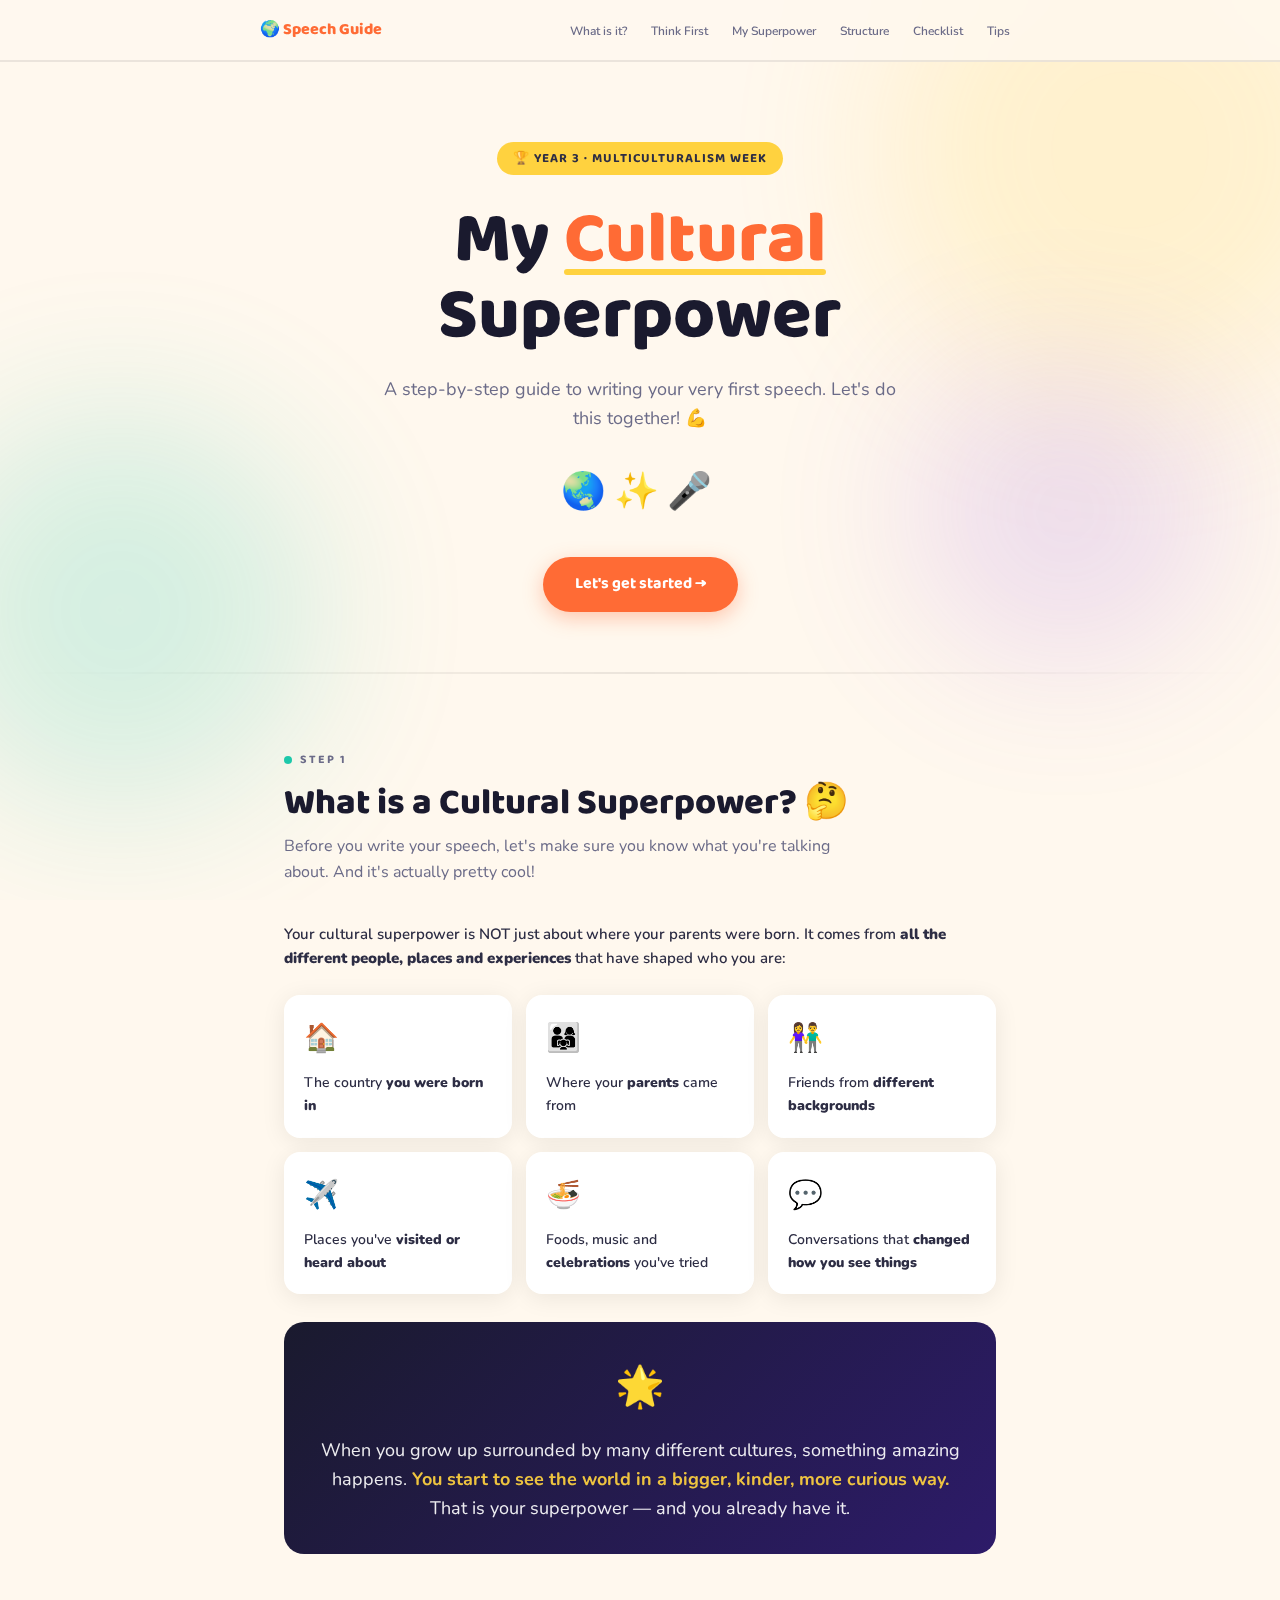
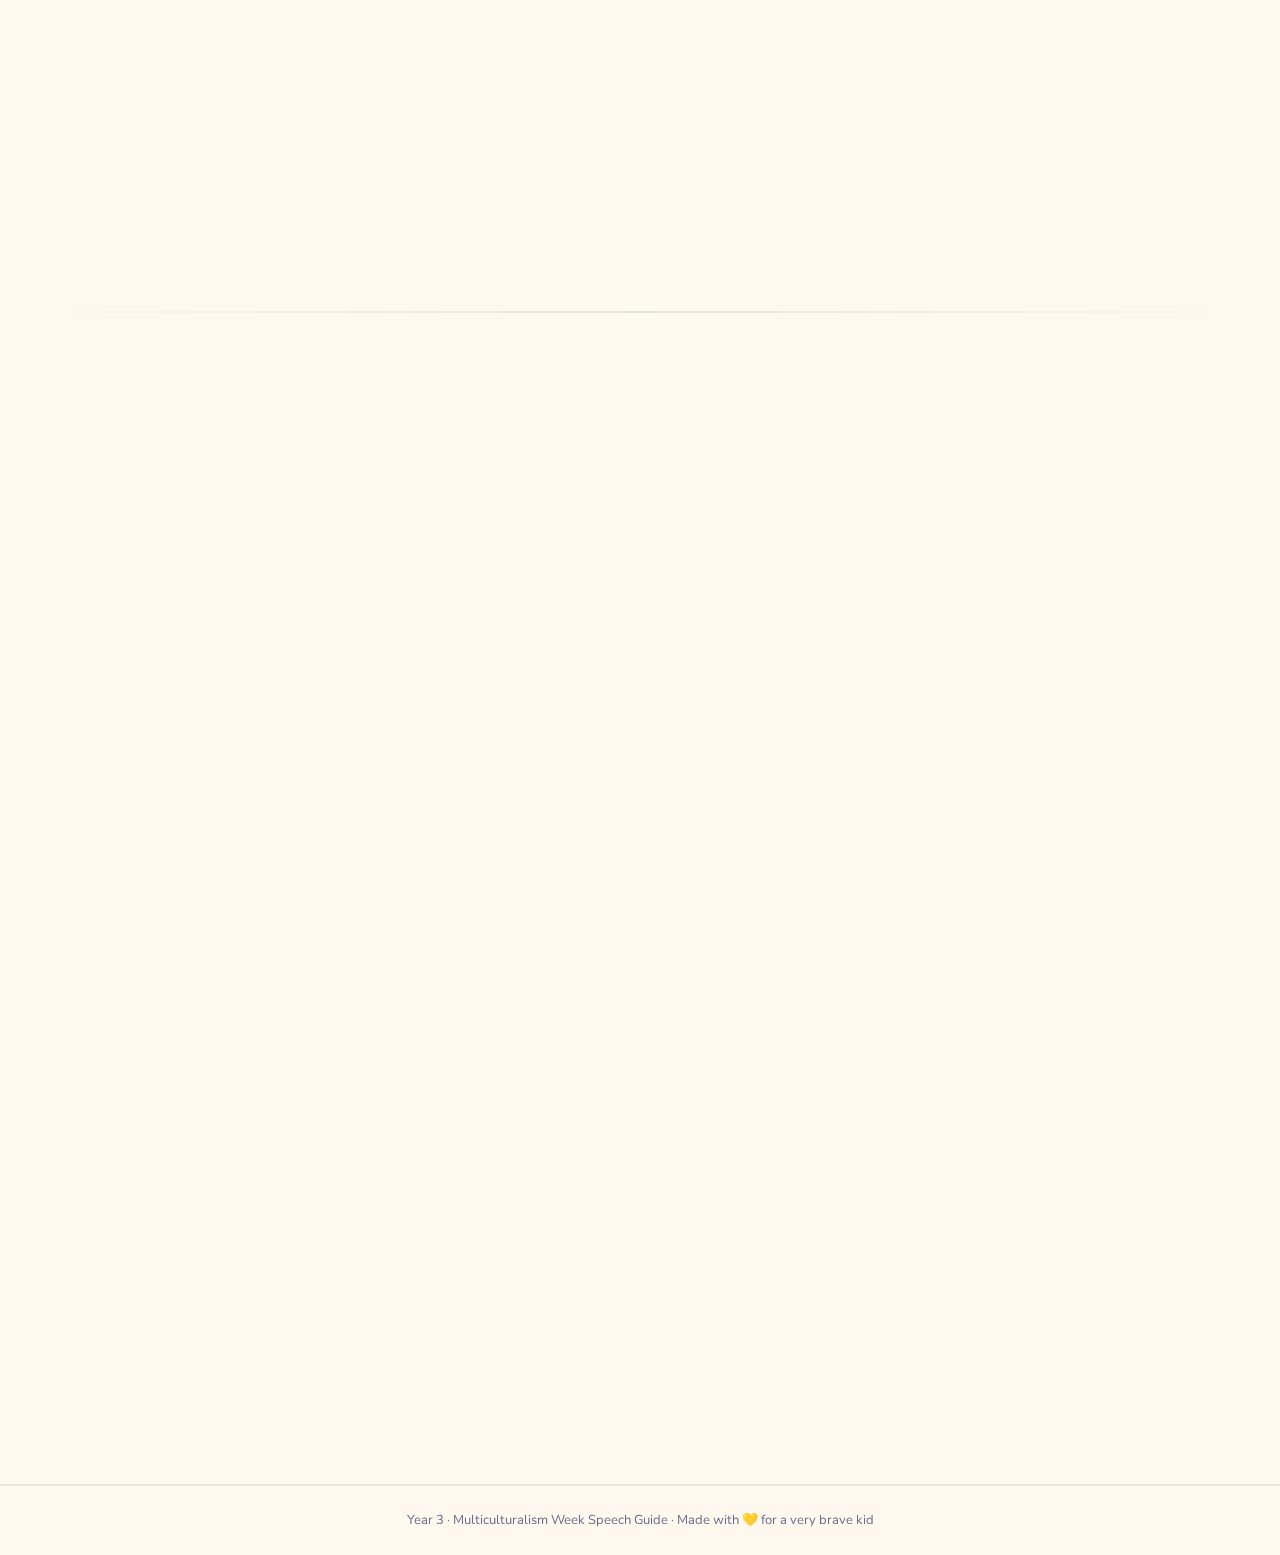
<file: superpower/index.html>
<!DOCTYPE html>
<html lang="en">
<head>
<meta charset="UTF-8">
<meta name="viewport" content="width=device-width, initial-scale=1.0">
<title>My Cultural Superpower — Speech Guide</title>
<link rel="preconnect" href="https://fonts.googleapis.com">
<link rel="preconnect" href="https://fonts.gstatic.com" crossorigin>
<link href="https://fonts.googleapis.com/css2?family=Baloo+2:wght@400;600;700;800&family=Nunito:ital,wght@0,400;0,600;1,400&display=swap" rel="stylesheet">
<style>
  *, *::before, *::after { box-sizing: border-box; margin: 0; padding: 0; }

  :root {
    --yellow:  #FFD23F;
    --orange:  #FF6B35;
    --teal:    #1CC8AA;
    --purple:  #9B5DE5;
    --pink:    #F72585;
    --blue:    #4CC9F0;
    --cream:   #FFF8EE;
    --dark:    #1A1A2E;
    --ink:     #2D2D44;
    --muted:   #6B6B88;
    --border:  rgba(0,0,0,0.08);
    --card-bg: #FFFFFF;
    --shadow:  0 4px 24px rgba(0,0,0,0.08);
    --shadow-lg: 0 12px 48px rgba(0,0,0,0.12);
  }

  html { scroll-behavior: smooth; }

  body {
    font-family: 'Nunito', sans-serif;
    background: var(--cream);
    color: var(--ink);
    line-height: 1.65;
    overflow-x: hidden;
  }

  /* ── BLOBS BACKGROUND ── */
  .blob-wrap {
    position: fixed;
    inset: 0;
    z-index: 0;
    pointer-events: none;
    overflow: hidden;
  }
  .blob {
    position: absolute;
    border-radius: 50%;
    filter: blur(80px);
    opacity: 0.18;
  }
  .blob-1 { width: 500px; height: 500px; background: var(--yellow); top: -100px; right: -100px; animation: drift1 18s ease-in-out infinite; }
  .blob-2 { width: 400px; height: 400px; background: var(--teal);   bottom: 10%; left: -80px;  animation: drift2 22s ease-in-out infinite; }
  .blob-3 { width: 300px; height: 300px; background: var(--purple); top: 40%;   right: 5%;    animation: drift3 15s ease-in-out infinite; }
  @keyframes drift1 { 0%,100%{transform:translate(0,0)} 50%{transform:translate(-40px,30px)} }
  @keyframes drift2 { 0%,100%{transform:translate(0,0)} 50%{transform:translate(30px,-40px)} }
  @keyframes drift3 { 0%,100%{transform:translate(0,0)} 50%{transform:translate(-20px,50px)} }

  /* ── LAYOUT ── */
  .page { position: relative; z-index: 1; }

  .container {
    max-width: 760px;
    margin: 0 auto;
    padding: 0 24px;
  }

  /* ── NAV ── */
  nav {
    position: sticky;
    top: 0;
    z-index: 100;
    background: rgba(255,248,238,0.85);
    backdrop-filter: blur(16px);
    border-bottom: 2px solid var(--border);
    padding: 0 24px;
  }
  .nav-inner {
    max-width: 760px;
    margin: 0 auto;
    display: flex;
    align-items: center;
    justify-content: space-between;
    height: 60px;
    gap: 8px;
  }
  .nav-logo {
    font-family: 'Baloo 2', cursive;
    font-weight: 800;
    font-size: 16px;
    color: var(--orange);
    white-space: nowrap;
  }
  .nav-links {
    display: flex;
    gap: 4px;
    list-style: none;
    flex-wrap: wrap;
    justify-content: flex-end;
  }
  .nav-links a {
    font-size: 12px;
    font-weight: 600;
    color: var(--muted);
    text-decoration: none;
    padding: 6px 10px;
    border-radius: 20px;
    transition: all 0.2s;
    white-space: nowrap;
  }
  .nav-links a:hover { background: var(--yellow); color: var(--ink); }

  /* ── HERO ── */
  .hero {
    padding: 80px 24px 60px;
    text-align: center;
    max-width: 760px;
    margin: 0 auto;
  }
  .hero-badge {
    display: inline-flex;
    align-items: center;
    gap: 8px;
    background: var(--yellow);
    color: var(--ink);
    font-family: 'Baloo 2', cursive;
    font-size: 13px;
    font-weight: 700;
    letter-spacing: 1px;
    text-transform: uppercase;
    padding: 6px 16px;
    border-radius: 30px;
    margin-bottom: 28px;
    animation: popIn 0.5s cubic-bezier(0.34,1.56,0.64,1) both;
  }
  .hero h1 {
    font-family: 'Baloo 2', cursive;
    font-size: clamp(36px, 8vw, 72px);
    font-weight: 800;
    line-height: 1.05;
    color: var(--dark);
    animation: slideUp 0.6s ease both 0.1s;
  }
  .hero h1 em {
    font-style: normal;
    color: var(--orange);
    position: relative;
    display: inline-block;
  }
  .hero h1 em::after {
    content: '';
    position: absolute;
    bottom: 4px; left: 0; right: 0;
    height: 6px;
    background: var(--yellow);
    border-radius: 3px;
    z-index: -1;
  }
  .hero-sub {
    margin-top: 20px;
    font-size: 18px;
    color: var(--muted);
    max-width: 520px;
    margin-left: auto;
    margin-right: auto;
    animation: slideUp 0.6s ease both 0.2s;
  }
  .hero-emojis {
    font-size: 36px;
    margin-top: 28px;
    letter-spacing: 8px;
    animation: slideUp 0.6s ease both 0.3s;
  }
  .hero-cta {
    margin-top: 36px;
    display: inline-block;
    background: var(--orange);
    color: #fff;
    font-family: 'Baloo 2', cursive;
    font-weight: 700;
    font-size: 16px;
    padding: 14px 32px;
    border-radius: 50px;
    text-decoration: none;
    box-shadow: 0 6px 20px rgba(255,107,53,0.35);
    transition: transform 0.2s, box-shadow 0.2s;
    animation: slideUp 0.6s ease both 0.4s;
  }
  .hero-cta:hover { transform: translateY(-2px); box-shadow: 0 10px 28px rgba(255,107,53,0.4); }

  /* ── SECTIONS ── */
  .section {
    padding: 72px 0;
    opacity: 0;
    transform: translateY(32px);
    transition: opacity 0.6s ease, transform 0.6s ease;
  }
  .section.visible { opacity: 1; transform: translateY(0); }

  .section-label {
    display: inline-flex;
    align-items: center;
    gap: 8px;
    font-family: 'Baloo 2', cursive;
    font-size: 12px;
    font-weight: 700;
    letter-spacing: 2px;
    text-transform: uppercase;
    color: var(--muted);
    margin-bottom: 12px;
  }
  .section-label .dot {
    width: 8px; height: 8px;
    border-radius: 50%;
    background: currentColor;
  }
  .section-title {
    font-family: 'Baloo 2', cursive;
    font-size: clamp(24px, 4vw, 36px);
    font-weight: 800;
    color: var(--dark);
    line-height: 1.2;
    margin-bottom: 8px;
  }
  .section-intro {
    font-size: 16px;
    color: var(--muted);
    margin-bottom: 36px;
    max-width: 580px;
  }

  /* ── CARDS ── */
  .card {
    background: var(--card-bg);
    border-radius: 20px;
    padding: 28px 32px;
    box-shadow: var(--shadow);
    border: 2px solid transparent;
    transition: transform 0.2s, box-shadow 0.2s;
    position: relative;
    overflow: hidden;
  }
  .card:hover { transform: translateY(-2px); box-shadow: var(--shadow-lg); }
  .card-accent {
    position: absolute;
    top: 0; left: 0;
    width: 6px; height: 100%;
    border-radius: 20px 0 0 20px;
  }

  /* ── WHAT IS SECTION ── */
  .what-grid {
    display: grid;
    grid-template-columns: repeat(auto-fill, minmax(200px, 1fr));
    gap: 14px;
    margin-bottom: 28px;
  }
  .what-item {
    background: var(--card-bg);
    border-radius: 16px;
    padding: 20px;
    box-shadow: var(--shadow);
    display: flex;
    flex-direction: column;
    gap: 10px;
    transition: transform 0.2s;
  }
  .what-item:hover { transform: translateY(-3px); }
  .what-icon { font-size: 28px; }
  .what-item p { font-size: 14px; color: var(--ink); font-weight: 600; }

  .big-idea {
    background: linear-gradient(135deg, var(--dark) 0%, #2D1B69 100%);
    border-radius: 20px;
    padding: 32px;
    color: white;
    text-align: center;
  }
  .big-idea .star { font-size: 40px; margin-bottom: 16px; display: block; }
  .big-idea p { font-size: 18px; line-height: 1.6; opacity: 0.92; }
  .big-idea strong { color: var(--yellow); }

  /* ── THINK QUESTIONS ── */
  .question-group { margin-bottom: 28px; }
  .question-group-title {
    font-family: 'Baloo 2', cursive;
    font-size: 15px;
    font-weight: 700;
    color: var(--dark);
    margin-bottom: 12px;
    display: flex;
    align-items: center;
    gap: 8px;
  }
  .question-list { list-style: none; display: flex; flex-direction: column; gap: 10px; }
  .question-item {
    background: var(--card-bg);
    border-radius: 14px;
    padding: 16px 20px;
    font-size: 15px;
    color: var(--ink);
    border: 2px solid var(--border);
    display: flex;
    align-items: flex-start;
    gap: 12px;
    cursor: pointer;
    transition: all 0.2s;
  }
  .question-item:hover { border-color: var(--teal); background: #F0FDFB; }
  .q-bullet { font-size: 18px; flex-shrink: 0; margin-top: -1px; }

  /* ── SUPERPOWER PICKER ── */
  .power-grid {
    display: grid;
    grid-template-columns: repeat(auto-fill, minmax(200px, 1fr));
    gap: 14px;
    margin-bottom: 24px;
  }
  .power-card {
    background: var(--card-bg);
    border-radius: 18px;
    padding: 22px 20px;
    box-shadow: var(--shadow);
    cursor: pointer;
    border: 3px solid transparent;
    transition: all 0.2s cubic-bezier(0.34,1.56,0.64,1);
    text-align: center;
    user-select: none;
  }
  .power-card:hover { transform: scale(1.03); }
  .power-card.selected { border-color: var(--purple); background: #F5EEFF; transform: scale(1.04); }
  .power-emoji { font-size: 32px; margin-bottom: 10px; display: block; }
  .power-name {
    font-family: 'Baloo 2', cursive;
    font-weight: 700;
    font-size: 15px;
    color: var(--dark);
    margin-bottom: 6px;
  }
  .power-desc { font-size: 13px; color: var(--muted); line-height: 1.4; }
  .power-card.selected .power-name { color: var(--purple); }

  /* ── SPEECH STRUCTURE ── */
  .parts-wrap { display: flex; flex-direction: column; gap: 16px; }
  .part-card {
    background: var(--card-bg);
    border-radius: 20px;
    padding: 0;
    box-shadow: var(--shadow);
    overflow: hidden;
  }
  .part-header {
    display: flex;
    align-items: center;
    gap: 16px;
    padding: 22px 28px;
    cursor: pointer;
    transition: background 0.2s;
  }
  .part-header:hover { background: rgba(0,0,0,0.02); }
  .part-num {
    width: 44px; height: 44px;
    border-radius: 50%;
    display: flex;
    align-items: center;
    justify-content: center;
    font-family: 'Baloo 2', cursive;
    font-weight: 800;
    font-size: 18px;
    color: white;
    flex-shrink: 0;
  }
  .part-info { flex: 1; }
  .part-name {
    font-family: 'Baloo 2', cursive;
    font-weight: 700;
    font-size: 17px;
    color: var(--dark);
  }
  .part-subtitle { font-size: 13px; color: var(--muted); }
  .part-toggle {
    font-size: 20px;
    color: var(--muted);
    transition: transform 0.3s;
    flex-shrink: 0;
  }
  .part-card.open .part-toggle { transform: rotate(180deg); }
  .part-body {
    max-height: 0;
    overflow: hidden;
    transition: max-height 0.4s ease, padding 0.3s ease;
    padding: 0 28px;
  }
  .part-card.open .part-body {
    max-height: 600px;
    padding: 0 28px 28px;
  }
  .part-body-inner { border-top: 2px solid var(--border); padding-top: 20px; }
  .part-task {
    font-size: 14px;
    color: var(--muted);
    margin-bottom: 14px;
    font-style: italic;
  }
  .starter-list { list-style: none; display: flex; flex-direction: column; gap: 8px; }
  .starter-item {
    background: rgba(0,0,0,0.03);
    border-radius: 10px;
    padding: 12px 16px;
    font-size: 14px;
    color: var(--ink);
    border-left: 4px solid transparent;
    font-style: italic;
  }
  .example-box {
    margin-top: 16px;
    background: linear-gradient(135deg, rgba(28,200,170,0.08), rgba(76,201,240,0.08));
    border: 2px dashed rgba(28,200,170,0.3);
    border-radius: 14px;
    padding: 18px 20px;
  }
  .example-label {
    font-size: 11px;
    font-weight: 700;
    letter-spacing: 1.5px;
    text-transform: uppercase;
    color: var(--teal);
    margin-bottom: 8px;
  }
  .example-text { font-size: 14px; color: var(--ink); line-height: 1.6; font-style: italic; }

  /* ── CHECKLIST ── */
  .checklist-items { display: flex; flex-direction: column; gap: 10px; margin-bottom: 24px; }
  .check-item {
    display: flex;
    align-items: flex-start;
    gap: 14px;
    background: var(--card-bg);
    border-radius: 14px;
    padding: 16px 20px;
    box-shadow: var(--shadow);
    cursor: pointer;
    border: 2px solid var(--border);
    transition: all 0.2s;
    user-select: none;
  }
  .check-item:hover { border-color: var(--teal); }
  .check-item.checked { background: #F0FDFB; border-color: var(--teal); }
  .check-box {
    width: 24px; height: 24px;
    border-radius: 8px;
    border: 2.5px solid #DDD;
    display: flex; align-items: center; justify-content: center;
    flex-shrink: 0;
    margin-top: 1px;
    transition: all 0.2s;
    font-size: 14px;
  }
  .check-item.checked .check-box {
    background: var(--teal);
    border-color: var(--teal);
    color: white;
  }
  .check-text { font-size: 15px; color: var(--ink); line-height: 1.45; }
  .check-item.checked .check-text { color: var(--muted); text-decoration: line-through; text-decoration-color: rgba(0,0,0,0.2); }

  .progress-wrap {
    background: var(--card-bg);
    border-radius: 16px;
    padding: 20px 24px;
    box-shadow: var(--shadow);
    display: flex;
    align-items: center;
    gap: 16px;
    margin-bottom: 10px;
  }
  .progress-track {
    flex: 1; height: 10px;
    background: rgba(0,0,0,0.07);
    border-radius: 5px; overflow: hidden;
  }
  .progress-fill {
    height: 100%; background: var(--teal);
    border-radius: 5px;
    transition: width 0.4s cubic-bezier(0.34,1.56,0.64,1);
    width: 0%;
  }
  .progress-label {
    font-family: 'Baloo 2', cursive;
    font-weight: 700;
    font-size: 15px;
    color: var(--teal);
    white-space: nowrap;
  }

  /* ── TIPS ── */
  .tips-grid {
    display: grid;
    grid-template-columns: repeat(auto-fill, minmax(220px, 1fr));
    gap: 14px;
  }
  .tip-card {
    background: var(--card-bg);
    border-radius: 18px;
    padding: 22px 20px;
    box-shadow: var(--shadow);
    display: flex;
    flex-direction: column;
    gap: 10px;
    transition: transform 0.2s;
  }
  .tip-card:hover { transform: translateY(-3px); }
  .tip-icon { font-size: 28px; }
  .tip-title {
    font-family: 'Baloo 2', cursive;
    font-weight: 700;
    font-size: 15px;
    color: var(--dark);
  }
  .tip-desc { font-size: 13px; color: var(--muted); line-height: 1.5; }

  /* ── CLOSING BANNER ── */
  .closing {
    background: linear-gradient(135deg, var(--orange) 0%, var(--pink) 100%);
    border-radius: 24px;
    padding: 48px 36px;
    text-align: center;
    color: white;
    margin-bottom: 60px;
  }
  .closing .big-emoji { font-size: 56px; margin-bottom: 20px; display: block; }
  .closing h2 {
    font-family: 'Baloo 2', cursive;
    font-size: clamp(24px, 5vw, 40px);
    font-weight: 800;
    margin-bottom: 14px;
  }
  .closing p { font-size: 17px; opacity: 0.9; max-width: 480px; margin: 0 auto; line-height: 1.6; }

  /* ── FOOTER ── */
  footer {
    text-align: center;
    padding: 24px;
    font-size: 13px;
    color: var(--muted);
    border-top: 2px solid var(--border);
    margin-top: 24px;
  }

  /* ── DIVIDER ── */
  .divider {
    height: 2px;
    background: linear-gradient(90deg, transparent, var(--border), transparent);
    margin: 0 24px;
  }

  /* ── ANIMATIONS ── */
  @keyframes popIn {
    0% { opacity: 0; transform: scale(0.8); }
    100% { opacity: 1; transform: scale(1); }
  }
  @keyframes slideUp {
    0% { opacity: 0; transform: translateY(24px); }
    100% { opacity: 1; transform: translateY(0); }
  }

  /* ── RESPONSIVE ── */
  @media (max-width: 600px) {
    .hero { padding: 48px 20px 40px; }
    .card { padding: 22px 20px; }
    .part-header { padding: 18px 20px; }
    .part-card.open .part-body { padding: 0 20px 22px; }
    .nav-links a { font-size: 11px; padding: 5px 8px; }
  }
</style>
</head>
<body>

<div class="blob-wrap">
  <div class="blob blob-1"></div>
  <div class="blob blob-2"></div>
  <div class="blob blob-3"></div>
</div>

<div class="page">

<!-- ── NAV ── -->
<nav>
  <div class="nav-inner">
    <div class="nav-logo">🌍 Speech Guide</div>
    <ul class="nav-links">
      <li><a href="#what">What is it?</a></li>
      <li><a href="#think">Think First</a></li>
      <li><a href="#superpower">My Superpower</a></li>
      <li><a href="#structure">Structure</a></li>
      <li><a href="#checklist">Checklist</a></li>
      <li><a href="#tips">Tips</a></li>
    </ul>
  </div>
</nav>

<!-- ── HERO ── -->
<div class="hero">
  <div class="hero-badge">🏆 Year 3 · Multiculturalism Week</div>
  <h1>My <em>Cultural</em><br>Superpower</h1>
  <p class="hero-sub">A step-by-step guide to writing your very first speech. Let's do this together! 💪</p>
  <div class="hero-emojis">🌏✨🎤</div>
  <a href="#what" class="hero-cta">Let's get started →</a>
</div>

<div class="divider"></div>

<!-- ── SECTION 1: WHAT IS IT ── -->
<section class="section" id="what">
  <div class="container">
    <div class="section-label"><span class="dot" style="color:var(--teal)"></span> Step 1</div>
    <h2 class="section-title">What is a Cultural Superpower? 🤔</h2>
    <p class="section-intro">Before you write your speech, let's make sure you know what you're talking about. And it's actually pretty cool!</p>

    <p style="font-size:15px;color:var(--ink);margin-bottom:24px;font-weight:600;">Your cultural superpower is NOT just about where your parents were born. It comes from <strong>all the different people, places and experiences</strong> that have shaped who you are:</p>

    <div class="what-grid">
      <div class="what-item">
        <span class="what-icon">🏠</span>
        <p>The country <strong>you were born in</strong></p>
      </div>
      <div class="what-item">
        <span class="what-icon">👨‍👩‍👧</span>
        <p>Where your <strong>parents</strong> came from</p>
      </div>
      <div class="what-item">
        <span class="what-icon">👫</span>
        <p>Friends from <strong>different backgrounds</strong></p>
      </div>
      <div class="what-item">
        <span class="what-icon">✈️</span>
        <p>Places you've <strong>visited or heard about</strong></p>
      </div>
      <div class="what-item">
        <span class="what-icon">🍜</span>
        <p>Foods, music and <strong>celebrations</strong> you've tried</p>
      </div>
      <div class="what-item">
        <span class="what-icon">💬</span>
        <p>Conversations that <strong>changed how you see things</strong></p>
      </div>
    </div>

    <div class="big-idea">
      <span class="star">🌟</span>
      <p>When you grow up surrounded by many different cultures, something amazing happens. <strong>You start to see the world in a bigger, kinder, more curious way.</strong> That is your superpower — and you already have it.</p>
    </div>
  </div>
</section>

<div class="divider"></div>

<!-- ── SECTION 2: THINK FIRST ── -->
<section class="section" id="think">
  <div class="container">
    <div class="section-label"><span class="dot" style="color:var(--purple)"></span> Step 2</div>
    <h2 class="section-title">Think Before You Write ✏️</h2>
    <p class="section-intro">Grab a piece of paper and answer these questions in your own words. There are NO wrong answers!</p>

    <div class="question-group">
      <div class="question-group-title">🌍 About the people and places that shaped you</div>
      <ul class="question-list">
        <li class="question-item"><span class="q-bullet">📍</span>Where were you born? Where were your parents born?</li>
        <li class="question-item"><span class="q-bullet">👥</span>Do you have friends or family from different countries or backgrounds?</li>
        <li class="question-item"><span class="q-bullet">🍛</span>Have you ever tried food, music or celebrations from a culture different to yours?</li>
        <li class="question-item"><span class="q-bullet">💡</span>Has someone ever told you about their country and it surprised you?</li>
        <li class="question-item"><span class="q-bullet">🗺️</span>Have you ever visited a different place and noticed things were done differently?</li>
      </ul>
    </div>

    <div class="question-group">
      <div class="question-group-title">💭 About what all that taught you</div>
      <ul class="question-list">
        <li class="question-item"><span class="q-bullet">🔍</span>Has knowing different people made you more curious about the world?</li>
        <li class="question-item"><span class="q-bullet">🤝</span>Has it made you more understanding when someone seems different from you?</li>
        <li class="question-item"><span class="q-bullet">🌐</span>Did you ever realise that your way of doing things is just YOUR way — not the only way?</li>
        <li class="question-item"><span class="q-bullet">🔭</span>Do you feel like the world is much bigger than just your street or your school?</li>
      </ul>
    </div>
  </div>
</section>

<div class="divider"></div>

<!-- ── SECTION 3: SUPERPOWER PICKER ── -->
<section class="section" id="superpower">
  <div class="container">
    <div class="section-label"><span class="dot" style="color:var(--orange)"></span> Step 3</div>
    <h2 class="section-title">Pick Your Superpower ⚡</h2>
    <p class="section-intro">Click the ones that feel true for you! Your speech can be about one of these — or a mix. It just has to be honest and real.</p>

    <div class="power-grid">
      <div class="power-card" onclick="togglePower(this)">
        <span class="power-emoji">💛</span>
        <div class="power-name">Kinder</div>
        <div class="power-desc">I've learned that everyone has their own story, so I'm more understanding</div>
      </div>
      <div class="power-card" onclick="togglePower(this)">
        <span class="power-emoji">🌏</span>
        <div class="power-name">More Aware</div>
        <div class="power-desc">I know the world is much bigger than my neighbourhood</div>
      </div>
      <div class="power-card" onclick="togglePower(this)">
        <span class="power-emoji">🧠</span>
        <div class="power-name">More Knowledgeable</div>
        <div class="power-desc">I know things about other places, foods, languages, and ways of life</div>
      </div>
      <div class="power-card" onclick="togglePower(this)">
        <span class="power-emoji">🤝</span>
        <div class="power-name">More Understanding</div>
        <div class="power-desc">I don't judge people just because they are different from me</div>
      </div>
      <div class="power-card" onclick="togglePower(this)">
        <span class="power-emoji">🔭</span>
        <div class="power-name">Better Perspective</div>
        <div class="power-desc">I know I'm not the centre of the universe — and that's a cool thing to know</div>
      </div>
      <div class="power-card" onclick="togglePower(this)">
        <span class="power-emoji">✨</span>
        <div class="power-name">More Curious</div>
        <div class="power-desc">Instead of being nervous about differences, I'm curious and excited</div>
      </div>
    </div>

    <div id="power-message" style="display:none;background:linear-gradient(135deg,rgba(155,93,229,0.1),rgba(76,201,240,0.1));border-radius:16px;padding:20px 24px;border:2px solid rgba(155,93,229,0.2);font-size:15px;color:var(--ink);">
      <strong style="color:var(--purple)">Great choices! 🎉</strong> Now use these to write the heart of your speech — Part 3!
    </div>
  </div>
</section>

<div class="divider"></div>

<!-- ── SECTION 4: STRUCTURE ── -->
<section class="section" id="structure">
  <div class="container">
    <div class="section-label"><span class="dot" style="color:var(--pink)"></span> Step 4</div>
    <h2 class="section-title">Build Your Speech 🏗️</h2>
    <p class="section-intro">Your speech has 4 parts. Each part only needs 2 to 4 sentences. Click each part to open it!</p>

    <div class="parts-wrap">

      <!-- PART 1 -->
      <div class="part-card" id="part1">
        <div class="part-header" onclick="togglePart('part1')">
          <div class="part-num" style="background:var(--orange)">1</div>
          <div class="part-info">
            <div class="part-name">🪝 The Hook</div>
            <div class="part-subtitle">Grab everyone's attention right from the start</div>
          </div>
          <div class="part-toggle">▼</div>
        </div>
        <div class="part-body">
          <div class="part-body-inner">
            <p class="part-task">✏️ Write ONE great opening sentence in your own words. Make people want to keep listening!</p>
            <ul class="starter-list">
              <li class="starter-item" style="border-left-color:var(--orange)">"What if knowing people from different countries could actually change who you are as a person?"</li>
              <li class="starter-item" style="border-left-color:var(--orange)">"My superpower didn't come from a comic book. It came from the people around me."</li>
              <li class="starter-item" style="border-left-color:var(--orange)">"I think growing up around different cultures was one of the best things that ever happened to me."</li>
            </ul>
          </div>
        </div>
      </div>

      <!-- PART 2 -->
      <div class="part-card" id="part2">
        <div class="part-header" onclick="togglePart('part2')">
          <div class="part-num" style="background:var(--teal)">2</div>
          <div class="part-info">
            <div class="part-name">🌺 Where It Comes From</div>
            <div class="part-subtitle">Tell the audience about YOUR mix of experiences</div>
          </div>
          <div class="part-toggle">▼</div>
        </div>
        <div class="part-body">
          <div class="part-body-inner">
            <p class="part-task">✏️ Tell the audience your personal mix. Where you were born, where your family is from, and the friends and experiences that shaped you. Pick the ones that feel most important!</p>
            <div class="example-box">
              <div class="example-label">💡 Example to inspire you — use your own words!</div>
              <div class="example-text">"I was born in Australia, but my family comes from Brazil. At school, my best friends are from the Philippines, Lebanon, and China. I've tried food I can't even pronounce, heard languages I don't understand, and learned that people celebrate the same things — like love and family — in completely different ways."</div>
            </div>
          </div>
        </div>
      </div>

      <!-- PART 3 -->
      <div class="part-card" id="part3">
        <div class="part-header" onclick="togglePart('part3')">
          <div class="part-num" style="background:var(--purple)">3</div>
          <div class="part-info">
            <div class="part-name">⚡ My Cultural Superpower</div>
            <div class="part-subtitle">The heart of your speech — what did all of that give YOU?</div>
          </div>
          <div class="part-toggle">▼</div>
        </div>
        <div class="part-body">
          <div class="part-body-inner">
            <p class="part-task">✏️ What kind of person has growing up in a multicultural world made you? Give a real example or a small story!</p>
            <div class="example-box">
              <div class="example-label">💡 Example to inspire you — use your own words!</div>
              <div class="example-text">"Because I've grown up around so many different people, I've learned that my way of doing things isn't the only way — and that's actually exciting, not scary. When I meet someone new who seems different from me, I'm curious instead of nervous. I've realised the world is so much bigger than my street, and I want to know as much of it as I can. That feeling — that curiosity and kindness — is my cultural superpower."</div>
            </div>
          </div>
        </div>
      </div>

      <!-- PART 4 -->
      <div class="part-card" id="part4">
        <div class="part-header" onclick="togglePart('part4')">
          <div class="part-num" style="background:var(--pink)">4</div>
          <div class="part-info">
            <div class="part-name">🎤 The Big Finish</div>
            <div class="part-subtitle">Leave the audience with something to think about</div>
          </div>
          <div class="part-toggle">▼</div>
        </div>
        <div class="part-body">
          <div class="part-body-inner">
            <p class="part-task">✏️ Write 2–3 sentences that feel strong and confident. Say them out loud — if they give you a little shiver, you've got it right! 😊</p>
            <ul class="starter-list">
              <li class="starter-item" style="border-left-color:var(--pink)">"Every person I've met from a different culture has added something to who I am. I think that's the best kind of growing up."</li>
              <li class="starter-item" style="border-left-color:var(--pink)">"Multiculturalism didn't just teach me about other people. It taught me about myself."</li>
              <li class="starter-item" style="border-left-color:var(--pink)">"The world is bigger than my neighbourhood. And because of the people around me, I already know a little bit of it."</li>
            </ul>
          </div>
        </div>
      </div>

    </div><!-- end parts-wrap -->
  </div>
</section>

<div class="divider"></div>

<!-- ── SECTION 5: CHECKLIST ── -->
<section class="section" id="checklist">
  <div class="container">
    <div class="section-label"><span class="dot" style="color:var(--teal)"></span> Step 5</div>
    <h2 class="section-title">Check Your Speech ✅</h2>
    <p class="section-intro">Once you've written your draft, go through this list. Tick each one as you go!</p>

    <div class="progress-wrap">
      <div class="progress-track"><div class="progress-fill" id="progress-fill"></div></div>
      <div class="progress-label" id="progress-label">0 / 7</div>
    </div>

    <div class="checklist-items">
      <div class="check-item" onclick="toggleCheck(this)">
        <div class="check-box">✓</div>
        <div class="check-text">Does my first sentence make people want to keep listening?</div>
      </div>
      <div class="check-item" onclick="toggleCheck(this)">
        <div class="check-box">✓</div>
        <div class="check-text">Did I explain where my mix of experiences comes from?</div>
      </div>
      <div class="check-item" onclick="toggleCheck(this)">
        <div class="check-box">✓</div>
        <div class="check-text">Did I clearly describe my superpower — what it is and how I got it?</div>
      </div>
      <div class="check-item" onclick="toggleCheck(this)">
        <div class="check-box">✓</div>
        <div class="check-text">Did I give a real example or a small story?</div>
      </div>
      <div class="check-item" onclick="toggleCheck(this)">
        <div class="check-box">✓</div>
        <div class="check-text">Does my ending feel strong and leave people thinking?</div>
      </div>
      <div class="check-item" onclick="toggleCheck(this)">
        <div class="check-box">✓</div>
        <div class="check-text">Is it between 1 and 2 minutes when I read it out loud? (about 150–200 words)</div>
      </div>
      <div class="check-item" onclick="toggleCheck(this)">
        <div class="check-box">✓</div>
        <div class="check-text">Have I read it out loud at least once to practise?</div>
      </div>
    </div>
  </div>
</section>

<div class="divider"></div>

<!-- ── SECTION 6: DELIVERY TIPS ── -->
<section class="section" id="tips">
  <div class="container">
    <div class="section-label"><span class="dot" style="color:var(--orange)"></span> Step 6</div>
    <h2 class="section-title">Delivering Your Speech 🎙️</h2>
    <p class="section-intro">Writing it is the hard part — speaking it is the fun part! Here's how to nail it.</p>

    <div class="tips-grid">
      <div class="tip-card">
        <span class="tip-icon">🐢</span>
        <div class="tip-title">Slow Down</div>
        <div class="tip-desc">When we're nervous we speak too fast. Breathe, take your time, and let each sentence land.</div>
      </div>
      <div class="tip-card">
        <span class="tip-icon">👀</span>
        <div class="tip-title">Look Up</div>
        <div class="tip-desc">Look at the audience sometimes — you don't have to read every word off the page.</div>
      </div>
      <div class="tip-card">
        <span class="tip-icon">😌</span>
        <div class="tip-title">Take a Breath</div>
        <div class="tip-desc">Before you start, take one big breath. It calms your nerves and gets you ready.</div>
      </div>
      <div class="tip-card">
        <span class="tip-icon">🗣️</span>
        <div class="tip-title">Your Real Voice</div>
        <div class="tip-desc">You don't need a fancy voice — just your real, clear one. Speak like you're telling a friend.</div>
      </div>
      <div class="tip-card">
        <span class="tip-icon">⏸️</span>
        <div class="tip-title">Pause After Line 1</div>
        <div class="tip-desc">After your opening sentence, pause for a second. Let it land before you keep going.</div>
      </div>
      <div class="tip-card">
        <span class="tip-icon">💛</span>
        <div class="tip-title">They're On Your Side</div>
        <div class="tip-desc">Everyone in the room wants you to do well. They are cheering for you — even quietly!</div>
      </div>
    </div>
  </div>
</section>

<!-- ── CLOSING ── -->
<div class="container">
  <div class="closing section">
    <span class="big-emoji">🚀</span>
    <h2>You Have a Superpower.</h2>
    <p>Not everyone gets to grow up in a world full of different people, languages, foods, and stories. You did. And it made you more curious, more kind, and more aware. Now go write about it — in your own words, your own way.</p>
  </div>
</div>

<footer>
  Year 3 · Multiculturalism Week Speech Guide · Made with 💛 for a very brave kid
</footer>

</div><!-- end .page -->

<script>
  // ── SCROLL REVEAL ──
  const observer = new IntersectionObserver((entries) => {
    entries.forEach(entry => {
      if (entry.isIntersecting) {
        entry.target.classList.add('visible');
        observer.unobserve(entry.target);
      }
    });
  }, { threshold: 0.1 });
  document.querySelectorAll('.section').forEach(s => observer.observe(s));

  // ── PART ACCORDION ──
  function togglePart(id) {
    const card = document.getElementById(id);
    const isOpen = card.classList.contains('open');
    // close all
    document.querySelectorAll('.part-card').forEach(c => c.classList.remove('open'));
    // open clicked if it was closed
    if (!isOpen) card.classList.add('open');
  }

  // ── SUPERPOWER PICKER ──
  function togglePower(card) {
    card.classList.toggle('selected');
    const anySelected = document.querySelectorAll('.power-card.selected').length > 0;
    document.getElementById('power-message').style.display = anySelected ? 'block' : 'none';
  }

  // ── CHECKLIST ──
  function toggleCheck(item) {
    item.classList.toggle('checked');
    updateProgress();
  }

  function updateProgress() {
    const all  = document.querySelectorAll('.check-item');
    const done = document.querySelectorAll('.check-item.checked');
    const pct  = Math.round((done.length / all.length) * 100);
    document.getElementById('progress-fill').style.width = pct + '%';
    document.getElementById('progress-label').textContent = done.length + ' / ' + all.length;
  }
</script>
</body>
</html>
</file>
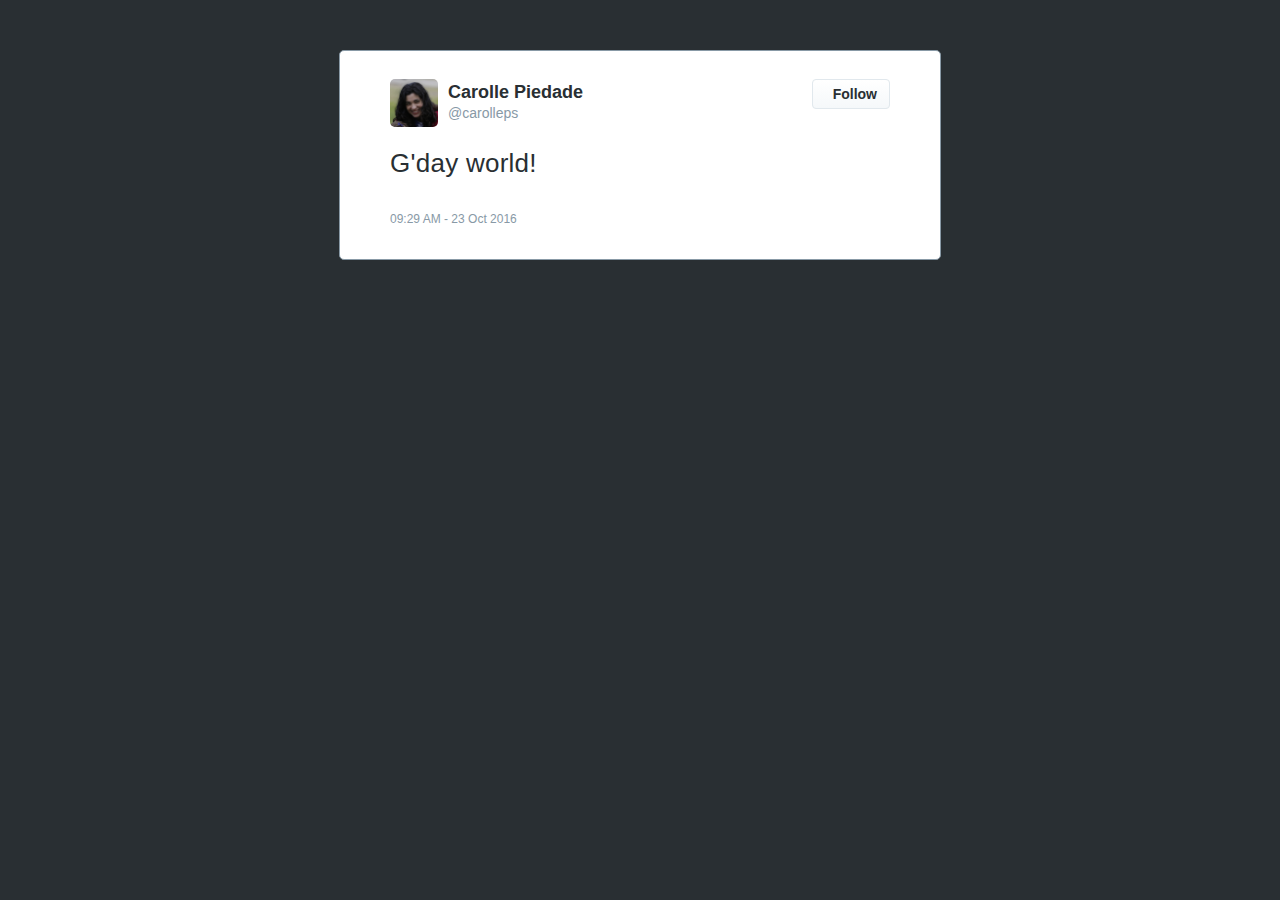
<file: tweet/index.html>
<!DOCTYPE html>
<html>
<head>
    <title>My fake tweet</title>
    <meta name="viewport" content="width=device-width, initial-scale=1.0"/>
    <meta http-equiv="Content-Type" content="text/html; charset=utf-8">
    <link rel="stylesheet" href="css/style.css">

</head>
<body>
    <div class="container container__size">
        <div id="header" class="header">
            <img class="avatar" src="images/carolle.JPG" alt="user image">
            <button class="button button__follow"><span class="entypo-user-add button__icon"></span>Follow</button>
            <strong class="header__name">Carolle Piedade</strong>
            <span class="header__twitter-id">@carolleps</span>
        </div>
        <div id="main">
        <p class="tweet-text">G'day world!</p>
        <time class="time">09:29 AM - 23 Oct 2016</time>
        </div>
        <footer id="footer" class="actions">
            <span class="actions__icon entypo-reply"></span>
            <span class="actions__icon entypo-retweet"></span>
            <span class="actions__icon entypo-heart"></span>
            <span class="actions__icon entypo-dot-3"></span>
        </footer>
    </div>
</body>
</html>
</file>
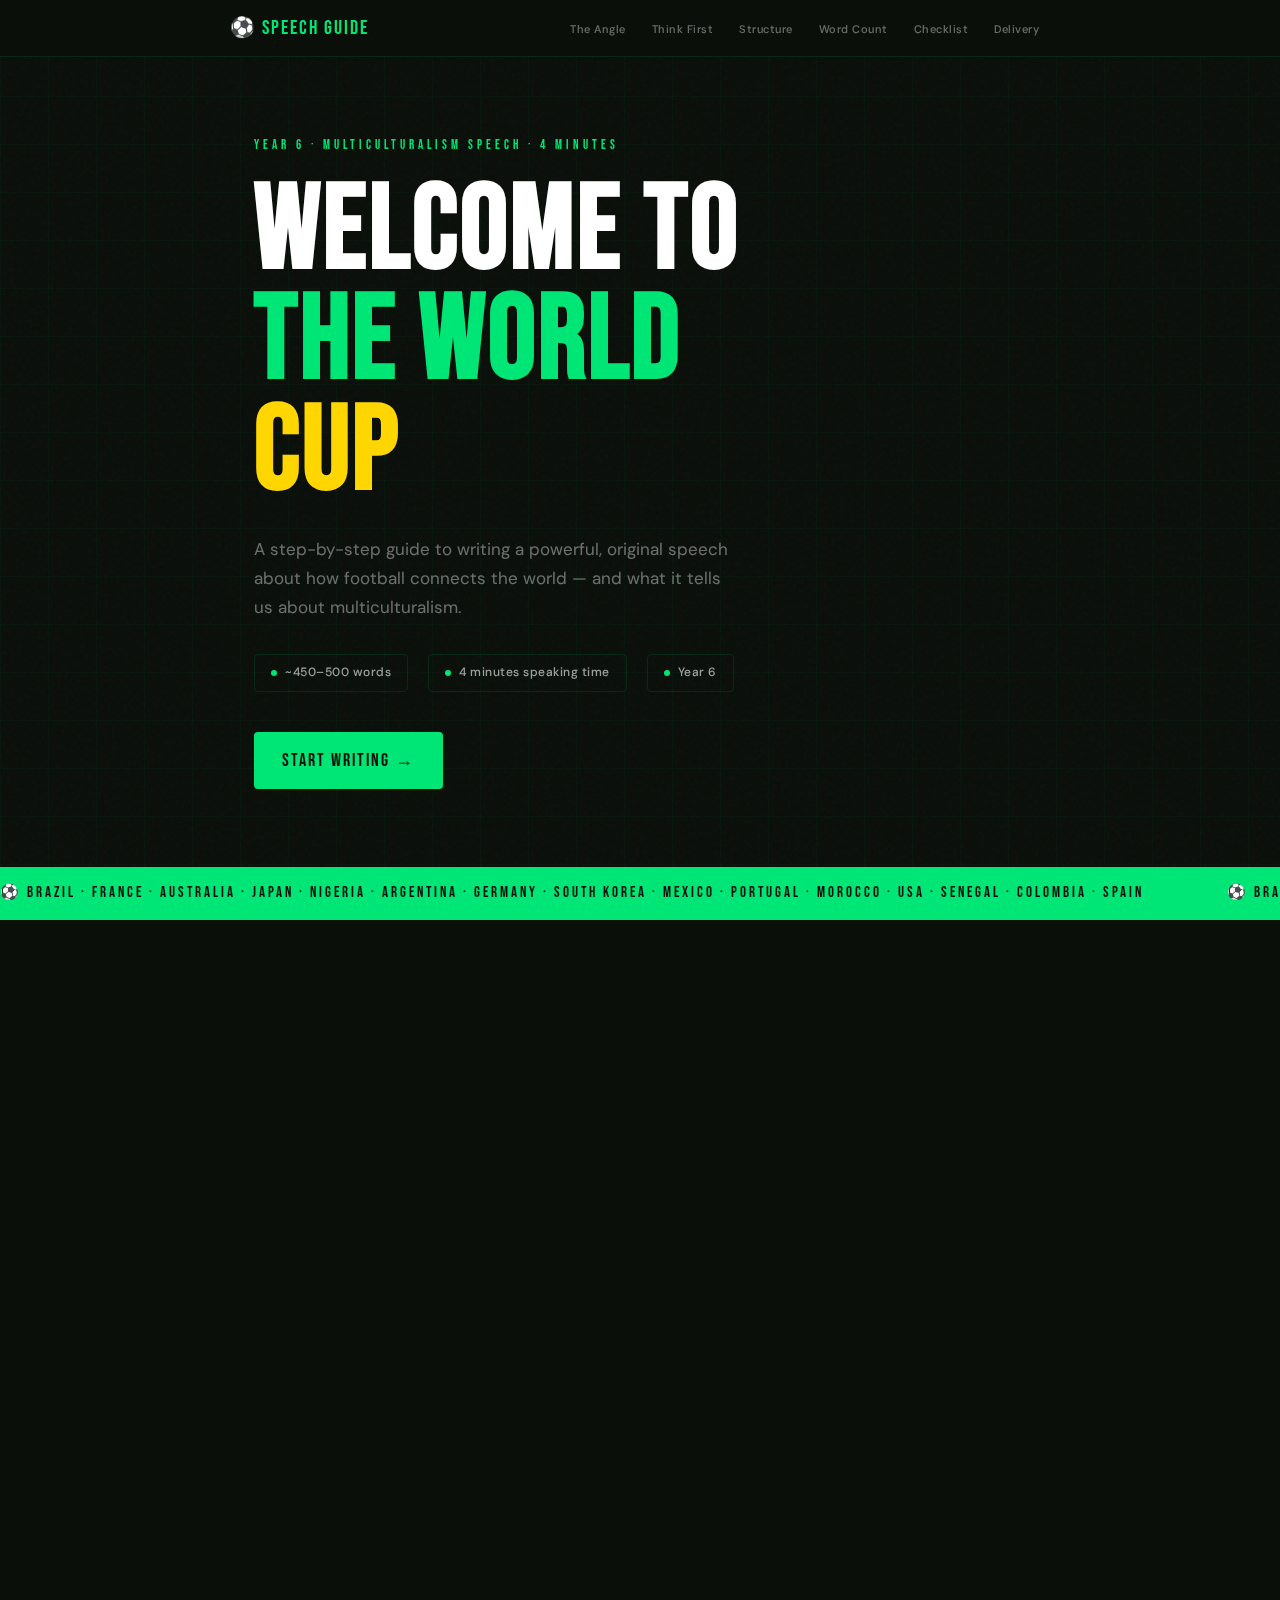
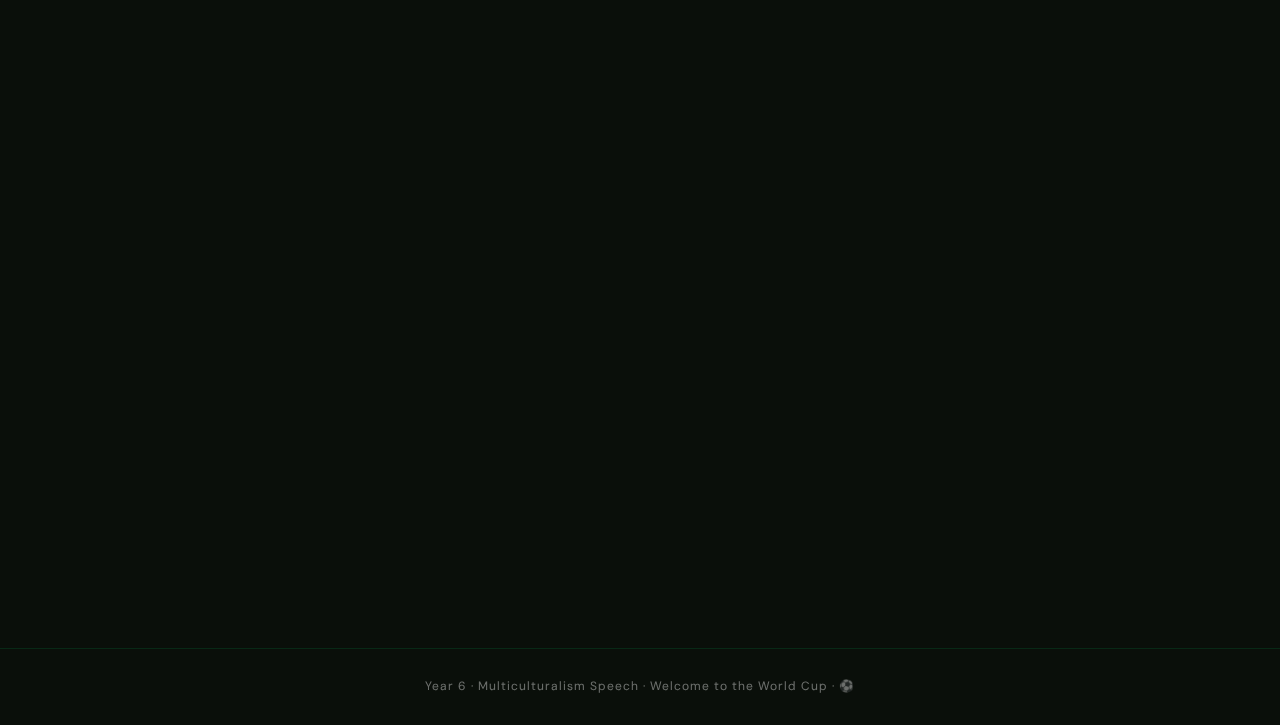
<file: worldcup/index.html>
<!DOCTYPE html>
<html lang="en">
<head>
<meta charset="UTF-8">
<meta name="viewport" content="width=device-width, initial-scale=1.0">
<title>Welcome to the World Cup — Speech Guide Year 6</title>
<link rel="preconnect" href="https://fonts.googleapis.com">
<link rel="preconnect" href="https://fonts.gstatic.com" crossorigin>
<link href="https://fonts.googleapis.com/css2?family=Bebas+Neue&family=DM+Sans:ital,wght@0,300;0,400;0,500;0,700;1,400&display=swap" rel="stylesheet">
<style>
  *, *::before, *::after { box-sizing: border-box; margin: 0; padding: 0; }

  :root {
    --green:   #00E676;
    --green2:  #00C853;
    --gold:    #FFD600;
    --red:     #FF1744;
    --bg:      #0A0F0A;
    --bg2:     #111811;
    --bg3:     #192219;
    --card:    #141A14;
    --border:  rgba(0,230,118,0.12);
    --muted:   rgba(255,255,255,0.4);
    --cream:   rgba(255,255,255,0.88);
  }

  html { scroll-behavior: smooth; }

  body {
    font-family: 'DM Sans', sans-serif;
    background: var(--bg);
    color: var(--cream);
    line-height: 1.65;
    overflow-x: hidden;
  }

  /* ── NOISE TEXTURE ── */
  body::before {
    content: '';
    position: fixed;
    inset: 0;
    background-image: url("data:image/svg+xml,%3Csvg viewBox='0 0 256 256' xmlns='http://www.w3.org/2000/svg'%3E%3Cfilter id='noise'%3E%3CfeTurbulence type='fractalNoise' baseFrequency='0.9' numOctaves='4' stitchTiles='stitch'/%3E%3C/filter%3E%3Crect width='100%25' height='100%25' filter='url(%23noise)' opacity='0.04'/%3E%3C/svg%3E");
    pointer-events: none;
    z-index: 0;
    opacity: 0.6;
  }

  /* ── GRID LINES ── */
  body::after {
    content: '';
    position: fixed;
    inset: 0;
    background-image:
      linear-gradient(rgba(0,230,118,0.03) 1px, transparent 1px),
      linear-gradient(90deg, rgba(0,230,118,0.03) 1px, transparent 1px);
    background-size: 48px 48px;
    pointer-events: none;
    z-index: 0;
  }

  .page { position: relative; z-index: 1; }

  /* ── NAV ── */
  nav {
    position: sticky;
    top: 0;
    z-index: 100;
    background: rgba(10,15,10,0.9);
    backdrop-filter: blur(20px);
    border-bottom: 1px solid var(--border);
    padding: 0 24px;
  }
  .nav-inner {
    max-width: 820px;
    margin: 0 auto;
    display: flex;
    align-items: center;
    justify-content: space-between;
    height: 56px;
    gap: 8px;
  }
  .nav-logo {
    font-family: 'Bebas Neue', sans-serif;
    font-size: 20px;
    letter-spacing: 2px;
    color: var(--green);
    white-space: nowrap;
  }
  .nav-links {
    display: flex;
    gap: 4px;
    list-style: none;
    flex-wrap: wrap;
    justify-content: flex-end;
  }
  .nav-links a {
    font-size: 11px;
    font-weight: 500;
    color: var(--muted);
    text-decoration: none;
    padding: 5px 10px;
    border-radius: 4px;
    border: 1px solid transparent;
    letter-spacing: 0.5px;
    transition: all 0.2s;
    white-space: nowrap;
  }
  .nav-links a:hover { border-color: var(--border); color: var(--green); }

  /* ── HERO ── */
  .hero {
    min-height: 90vh;
    display: flex;
    flex-direction: column;
    justify-content: center;
    padding: 80px 24px 60px;
    max-width: 820px;
    margin: 0 auto;
    position: relative;
  }
  .hero-eyebrow {
    font-family: 'Bebas Neue', sans-serif;
    font-size: 13px;
    letter-spacing: 4px;
    color: var(--green);
    margin-bottom: 20px;
    animation: fadeIn 0.6s ease both;
  }
  .hero h1 {
    font-family: 'Bebas Neue', sans-serif;
    font-size: clamp(56px, 12vw, 120px);
    line-height: 0.92;
    letter-spacing: 2px;
    color: white;
    animation: slideUp 0.7s ease both 0.1s;
  }
  .hero h1 .accent { color: var(--green); display: block; }
  .hero h1 .sub-accent { color: var(--gold); }
  .hero-desc {
    margin-top: 28px;
    font-size: 17px;
    color: var(--muted);
    max-width: 480px;
    animation: slideUp 0.7s ease both 0.2s;
    line-height: 1.7;
  }
  .hero-meta {
    margin-top: 32px;
    display: flex;
    gap: 20px;
    flex-wrap: wrap;
    animation: slideUp 0.7s ease both 0.3s;
  }
  .meta-pill {
    display: inline-flex;
    align-items: center;
    gap: 8px;
    border: 1px solid var(--border);
    padding: 8px 16px;
    border-radius: 4px;
    font-size: 12px;
    font-weight: 500;
    color: rgba(255,255,255,0.6);
    letter-spacing: 0.5px;
  }
  .meta-pill .dot { width: 6px; height: 6px; border-radius: 50%; background: var(--green); }
  .hero-cta {
    margin-top: 40px;
    display: inline-flex;
    align-items: center;
    gap: 10px;
    background: var(--green);
    color: var(--bg);
    font-family: 'Bebas Neue', sans-serif;
    font-size: 18px;
    letter-spacing: 2px;
    padding: 14px 28px;
    border-radius: 4px;
    text-decoration: none;
    transition: background 0.2s, transform 0.2s;
    animation: slideUp 0.7s ease both 0.4s;
    align-self: flex-start;
  }
  .hero-cta:hover { background: var(--green2); transform: translateX(4px); }

  /* ── SCOREBOARD STRIP ── */
  .scoreboard {
    background: var(--green);
    color: var(--bg);
    padding: 14px 0;
    overflow: hidden;
    position: relative;
  }
  .scoreboard-track {
    display: flex;
    gap: 48px;
    white-space: nowrap;
    animation: ticker 30s linear infinite;
    font-family: 'Bebas Neue', sans-serif;
    font-size: 15px;
    letter-spacing: 3px;
  }
  @keyframes ticker {
    0% { transform: translateX(0); }
    100% { transform: translateX(-50%); }
  }

  /* ── LAYOUT ── */
  .container { max-width: 820px; margin: 0 auto; padding: 0 24px; }

  /* ── SECTIONS ── */
  .section {
    padding: 80px 0;
    opacity: 0;
    transform: translateY(28px);
    transition: opacity 0.6s ease, transform 0.6s ease;
  }
  .section.visible { opacity: 1; transform: translateY(0); }

  .section-eyebrow {
    font-family: 'Bebas Neue', sans-serif;
    font-size: 12px;
    letter-spacing: 4px;
    color: var(--green);
    margin-bottom: 10px;
    display: flex;
    align-items: center;
    gap: 12px;
  }
  .section-eyebrow::before {
    content: '';
    display: inline-block;
    width: 32px; height: 2px;
    background: var(--green);
  }
  .section-title {
    font-family: 'Bebas Neue', sans-serif;
    font-size: clamp(32px, 5vw, 52px);
    letter-spacing: 1px;
    color: white;
    line-height: 1.05;
    margin-bottom: 8px;
  }
  .section-intro { font-size: 16px; color: var(--muted); margin-bottom: 40px; max-width: 560px; }

  /* ── THINK CARDS ── */
  .think-group { margin-bottom: 32px; }
  .think-group-label {
    font-family: 'Bebas Neue', sans-serif;
    font-size: 14px;
    letter-spacing: 3px;
    color: var(--green);
    margin-bottom: 14px;
  }
  .think-list { display: flex; flex-direction: column; gap: 8px; }
  .think-item {
    display: flex;
    align-items: flex-start;
    gap: 14px;
    background: var(--card);
    border: 1px solid var(--border);
    border-radius: 8px;
    padding: 16px 20px;
    font-size: 15px;
    color: rgba(255,255,255,0.75);
    transition: all 0.2s;
    cursor: default;
  }
  .think-item:hover { border-color: rgba(0,230,118,0.3); color: white; }
  .think-q { color: var(--green); font-weight: 700; flex-shrink: 0; font-size: 16px; }

  /* ── SPEECH PARTS ── */
  .parts { display: flex; flex-direction: column; gap: 2px; }
  .part {
    background: var(--card);
    border: 1px solid var(--border);
    overflow: hidden;
    transition: border-color 0.2s;
  }
  .part:first-child { border-radius: 12px 12px 0 0; }
  .part:last-child { border-radius: 0 0 12px 12px; }
  .part.open { border-color: rgba(0,230,118,0.35); }
  .part-header {
    display: flex;
    align-items: center;
    gap: 16px;
    padding: 20px 24px;
    cursor: pointer;
    transition: background 0.2s;
  }
  .part-header:hover { background: rgba(0,230,118,0.04); }
  .part-num {
    font-family: 'Bebas Neue', sans-serif;
    font-size: 28px;
    line-height: 1;
    color: var(--green);
    min-width: 32px;
    opacity: 0.5;
    transition: opacity 0.2s;
  }
  .part.open .part-num { opacity: 1; }
  .part-meta { flex: 1; }
  .part-name {
    font-weight: 700;
    font-size: 16px;
    color: white;
  }
  .part-time { font-size: 12px; color: var(--muted); margin-top: 2px; }
  .part-chevron { color: var(--muted); transition: transform 0.3s; font-size: 14px; }
  .part.open .part-chevron { transform: rotate(180deg); color: var(--green); }
  .part-body {
    max-height: 0;
    overflow: hidden;
    transition: max-height 0.4s ease;
  }
  .part.open .part-body { max-height: 700px; }
  .part-inner {
    padding: 0 24px 28px;
    border-top: 1px solid var(--border);
    padding-top: 24px;
  }
  .part-goal {
    font-size: 14px;
    color: rgba(0,230,118,0.7);
    margin-bottom: 16px;
    font-weight: 500;
    display: flex;
    align-items: center;
    gap: 8px;
  }
  .part-goal::before { content: '→'; }
  .starter-block { display: flex; flex-direction: column; gap: 8px; margin-bottom: 20px; }
  .starter {
    background: rgba(255,255,255,0.04);
    border-left: 3px solid var(--green);
    padding: 14px 18px;
    border-radius: 0 8px 8px 0;
    font-size: 14px;
    color: rgba(255,255,255,0.7);
    font-style: italic;
    line-height: 1.6;
  }
  .example {
    background: rgba(0,230,118,0.05);
    border: 1px dashed rgba(0,230,118,0.25);
    border-radius: 10px;
    padding: 18px 20px;
    margin-top: 16px;
  }
  .example-tag {
    font-size: 10px;
    font-family: 'Bebas Neue', sans-serif;
    letter-spacing: 3px;
    color: var(--green);
    margin-bottom: 8px;
  }
  .example p { font-size: 14px; color: rgba(255,255,255,0.65); font-style: italic; line-height: 1.7; }

  /* ── WORD COUNT GUIDE ── */
  .wc-bar {
    background: var(--card);
    border: 1px solid var(--border);
    border-radius: 12px;
    padding: 28px;
    margin-bottom: 32px;
  }
  .wc-title {
    font-family: 'Bebas Neue', sans-serif;
    font-size: 18px;
    letter-spacing: 2px;
    color: white;
    margin-bottom: 20px;
  }
  .wc-row {
    display: flex;
    align-items: center;
    gap: 16px;
    margin-bottom: 14px;
  }
  .wc-label { font-size: 13px; color: var(--muted); width: 140px; flex-shrink: 0; }
  .wc-track {
    flex: 1;
    height: 6px;
    background: rgba(255,255,255,0.07);
    border-radius: 3px;
    overflow: hidden;
  }
  .wc-fill { height: 100%; background: var(--green); border-radius: 3px; }
  .wc-words { font-size: 12px; color: var(--green); font-weight: 700; min-width: 72px; text-align: right; }

  /* ── CHECKLIST ── */
  .cl-items { display: flex; flex-direction: column; gap: 8px; margin-bottom: 28px; }
  .cl-item {
    display: flex;
    align-items: flex-start;
    gap: 14px;
    background: var(--card);
    border: 1px solid var(--border);
    border-radius: 8px;
    padding: 16px 20px;
    cursor: pointer;
    transition: all 0.2s;
    user-select: none;
  }
  .cl-item:hover { border-color: rgba(0,230,118,0.25); }
  .cl-item.done { background: rgba(0,230,118,0.05); border-color: rgba(0,230,118,0.3); }
  .cl-box {
    width: 22px; height: 22px;
    border: 2px solid rgba(255,255,255,0.2);
    border-radius: 5px;
    display: flex; align-items: center; justify-content: center;
    flex-shrink: 0;
    font-size: 13px;
    color: transparent;
    transition: all 0.2s;
    margin-top: 1px;
  }
  .cl-item.done .cl-box { background: var(--green); border-color: var(--green); color: var(--bg); }
  .cl-text { font-size: 15px; color: rgba(255,255,255,0.7); line-height: 1.45; }
  .cl-item.done .cl-text { color: var(--muted); text-decoration: line-through; text-decoration-color: rgba(255,255,255,0.2); }

  .progress-strip {
    background: var(--card);
    border: 1px solid var(--border);
    border-radius: 8px;
    padding: 18px 22px;
    display: flex;
    align-items: center;
    gap: 16px;
    margin-bottom: 8px;
  }
  .p-track { flex: 1; height: 4px; background: rgba(255,255,255,0.07); border-radius: 2px; overflow: hidden; }
  .p-fill { height: 100%; background: var(--green); border-radius: 2px; transition: width 0.4s ease; width: 0%; }
  .p-label {
    font-family: 'Bebas Neue', sans-serif;
    font-size: 16px;
    letter-spacing: 1px;
    color: var(--green);
    min-width: 52px;
    text-align: right;
  }

  /* ── TIPS ── */
  .tips-grid { display: grid; grid-template-columns: repeat(auto-fill, minmax(220px, 1fr)); gap: 12px; }
  .tip {
    background: var(--card);
    border: 1px solid var(--border);
    border-radius: 10px;
    padding: 22px 20px;
    transition: border-color 0.2s, transform 0.2s;
  }
  .tip:hover { border-color: rgba(0,230,118,0.3); transform: translateY(-2px); }
  .tip-icon { font-size: 24px; margin-bottom: 10px; }
  .tip-title { font-weight: 700; font-size: 14px; color: white; margin-bottom: 6px; }
  .tip-body { font-size: 13px; color: var(--muted); line-height: 1.5; }

  /* ── CLOSING ── */
  .closing {
    background: linear-gradient(135deg, var(--green) 0%, #00BFA5 100%);
    border-radius: 16px;
    padding: 52px 40px;
    text-align: center;
    color: var(--bg);
    margin-bottom: 60px;
  }
  .closing h2 {
    font-family: 'Bebas Neue', sans-serif;
    font-size: clamp(32px, 6vw, 56px);
    letter-spacing: 2px;
    margin-bottom: 16px;
    line-height: 1;
  }
  .closing p { font-size: 17px; max-width: 500px; margin: 0 auto; opacity: 0.85; line-height: 1.65; }

  footer {
    text-align: center;
    padding: 28px 24px;
    font-size: 12px;
    color: var(--muted);
    letter-spacing: 1px;
    border-top: 1px solid var(--border);
  }

  .divider { height: 1px; background: var(--border); margin: 0 24px; }

  /* ── HIGHLIGHT BOX ── */
  .callout {
    border-left: 4px solid var(--gold);
    background: rgba(255,214,0,0.05);
    border-radius: 0 10px 10px 0;
    padding: 18px 22px;
    margin: 24px 0;
    font-size: 15px;
    color: rgba(255,255,255,0.75);
    line-height: 1.65;
  }
  .callout strong { color: var(--gold); }

  @keyframes fadeIn { from { opacity: 0; } to { opacity: 1; } }
  @keyframes slideUp { from { opacity: 0; transform: translateY(20px); } to { opacity: 1; transform: translateY(0); } }

  @media (max-width: 600px) {
    .hero h1 { font-size: 52px; }
    .hero-meta { gap: 10px; }
    .part-header { padding: 16px 18px; }
    .part-inner { padding: 18px 18px 22px; }
  }
</style>
</head>
<body>
<div class="page">

<!-- ── NAV ── -->
<nav>
  <div class="nav-inner">
    <div class="nav-logo">⚽ Speech Guide</div>
    <ul class="nav-links">
      <li><a href="#angle">The Angle</a></li>
      <li><a href="#think">Think First</a></li>
      <li><a href="#structure">Structure</a></li>
      <li><a href="#wordcount">Word Count</a></li>
      <li><a href="#checklist">Checklist</a></li>
      <li><a href="#tips">Delivery</a></li>
    </ul>
  </div>
</nav>

<!-- ── HERO ── -->
<div class="hero container">
  <div class="hero-eyebrow">Year 6 · Multiculturalism Speech · 4 Minutes</div>
  <h1>
    Welcome to<br>
    <span class="accent">the World</span>
    <span class="sub-accent">Cup</span>
  </h1>
  <p class="hero-desc">A step-by-step guide to writing a powerful, original speech about how football connects the world — and what it tells us about multiculturalism.</p>
  <div class="hero-meta">
    <div class="meta-pill"><span class="dot"></span> ~450–500 words</div>
    <div class="meta-pill"><span class="dot"></span> 4 minutes speaking time</div>
    <div class="meta-pill"><span class="dot"></span> Year 6</div>
  </div>
  <a href="#angle" class="hero-cta">Start writing →</a>
</div>

<!-- ── TICKER ── -->
<div class="scoreboard">
  <div class="scoreboard-track">
    <span>⚽ BRAZIL · FRANCE · AUSTRALIA · JAPAN · NIGERIA · ARGENTINA · GERMANY · SOUTH KOREA · MEXICO · PORTUGAL · MOROCCO · USA · SENEGAL · COLOMBIA · SPAIN &nbsp;&nbsp;&nbsp;&nbsp;&nbsp;&nbsp;</span>
    <span>⚽ BRAZIL · FRANCE · AUSTRALIA · JAPAN · NIGERIA · ARGENTINA · GERMANY · SOUTH KOREA · MEXICO · PORTUGAL · MOROCCO · USA · SENEGAL · COLOMBIA · SPAIN &nbsp;&nbsp;&nbsp;&nbsp;&nbsp;&nbsp;</span>
  </div>
</div>

<!-- ── SECTION: THE ANGLE ── -->
<section class="section" id="angle">
  <div class="container">
    <div class="section-eyebrow">Before You Write</div>
    <h2 class="section-title">What's Your Angle?</h2>
    <p class="section-intro">The World Cup is the biggest sporting event on Earth. But your speech isn't really about football — it's about what football <em>reveals</em> about multiculturalism. Here's the big idea:</p>

    <div class="callout">
      <strong>The Big Idea:</strong> For one month every four years, 5 billion people — more than half the world's population — watch the same event. Different languages, different religions, different histories. All united by one sport. The World Cup doesn't erase our differences. It puts them on full display — and that's exactly what makes it beautiful.
    </div>

    <p style="font-size:15px;color:rgba(255,255,255,0.7);margin-bottom:24px;">You can take your speech in different directions. Think about which one excites you most:</p>

    <div class="think-list" style="margin-bottom:0">
      <div class="think-item"><span class="think-q">A</span> Football as a universal language — the one thing that needs no translation</div>
      <div class="think-item"><span class="think-q">B</span> What we learn about a country by watching how they play — their style, their passion, their identity</div>
      <div class="think-item"><span class="think-q">C</span> What happens when fans from rival countries end up in the same crowd — and become friends anyway</div>
      <div class="think-item"><span class="think-q">D</span> The players themselves — many grew up in two or three countries, representing the complexity of modern identity</div>
    </div>
  </div>
</section>

<div class="divider"></div>

<!-- ── SECTION: THINK FIRST ── -->
<section class="section" id="think">
  <div class="container">
    <div class="section-eyebrow">Step 1</div>
    <h2 class="section-title">Think Before You Write</h2>
    <p class="section-intro">Grab a notebook. Answer as many of these as you can. The best speeches come from real, specific memories — not general statements.</p>

    <div class="think-group">
      <div class="think-group-label">🌍 About Football and Culture</div>
      <div class="think-list">
        <div class="think-item"><span class="think-q">→</span>Have you ever watched a World Cup match? Which one? What do you remember most about it?</div>
        <div class="think-item"><span class="think-q">→</span>Do you have a team you support? Why that team — is it family, heritage, something else?</div>
        <div class="think-item"><span class="think-q">→</span>Have you ever watched a match with people who were barracking for the other team? What was that like?</div>
        <div class="think-item"><span class="think-q">→</span>Is there a player from another country whose story you find interesting or inspiring?</div>
        <div class="think-item"><span class="think-q">→</span>Have you ever noticed how different countries play differently — different styles, energy, tactics?</div>
      </div>
    </div>

    <div class="think-group">
      <div class="think-group-label">🤔 About Multiculturalism and Sport</div>
      <div class="think-list">
        <div class="think-item"><span class="think-q">→</span>Why do you think billions of people care so much about a sport that's just 22 people kicking a ball?</div>
        <div class="think-item"><span class="think-q">→</span>Many players in the World Cup represent countries they weren't even born in — what does that say about identity?</div>
        <div class="think-item"><span class="think-q">→</span>Can you think of a moment in football history where sport brought people together across cultural divides?</div>
        <div class="think-item"><span class="think-q">→</span>Australia's Socceroos squad has players with backgrounds from over 20 different countries — what does that tell you about us?</div>
        <div class="think-item"><span class="think-q">→</span>What would the world look like if more things worked the way the World Cup does — everyone competing fairly, then going home?</div>
      </div>
    </div>

    <div class="callout">
      <strong>Tip:</strong> Pick <strong>one specific moment</strong> — a match you watched, a player you admire, a conversation you had — and build your speech around it. Specific stories are always more powerful than general ideas.
    </div>
  </div>
</section>

<div class="divider"></div>

<!-- ── SECTION: STRUCTURE ── -->
<section class="section" id="structure">
  <div class="container">
    <div class="section-eyebrow">Step 2</div>
    <h2 class="section-title">Build Your Speech — 6 Parts</h2>
    <p class="section-intro">A 4-minute speech needs more depth than a short one. Six parts, each with a clear job to do. Click each one to open it.</p>

    <div class="parts">

      <div class="part" id="p1">
        <div class="part-header" onclick="openPart('p1')">
          <div class="part-num">01</div>
          <div class="part-meta">
            <div class="part-name">The Hook — Make Them Stop and Listen</div>
            <div class="part-time">~30 seconds · 50–60 words</div>
          </div>
          <div class="part-chevron">▼</div>
        </div>
        <div class="part-body">
          <div class="part-inner">
            <div class="part-goal">Drop the audience into a moment — a sound, a statistic, a question — before they realise you've started</div>
            <div class="starter-block">
              <div class="starter">"Imagine 5 billion people — more than half of everyone alive on this planet — all watching the same 90 minutes. Different languages. Different foods on the table. Different flags on the wall. The same game."</div>
              <div class="starter">"The last time Australia played France in the World Cup, there were fans in the same stadium who had never met anyone from the other's country. By full time, some of them were hugging."</div>
              <div class="starter">"There is one event on Earth that can stop a war. It happened in 1914. Christmas Day. A football match, no-man's land, and two sides who had been trying to kill each other — playing together."</div>
            </div>
          </div>
        </div>
      </div>

      <div class="part" id="p2">
        <div class="part-header" onclick="openPart('p2')">
          <div class="part-num">02</div>
          <div class="part-meta">
            <div class="part-name">Set the Scene — What IS the World Cup?</div>
            <div class="part-time">~40 seconds · 70–80 words</div>
          </div>
          <div class="part-chevron">▼</div>
        </div>
        <div class="part-body">
          <div class="part-inner">
            <div class="part-goal">Give your audience just enough context — but make it interesting, not a Wikipedia entry</div>
            <div class="starter-block">
              <div class="starter">Explain the scale: 32 nations, years of qualification, one trophy. Then flip to the human side: the fans who travel, the families watching from living rooms in countries too small to qualify, the players who grew up in two countries and must choose one to represent.</div>
            </div>
            <div class="example">
              <div class="example-tag">Example paragraph</div>
              <p>"The FIFA World Cup happens every four years. 32 countries qualify. Millions more don't. But on the day of the final, an estimated 5 billion people tune in — not just fans of the two teams playing, but people around the world who understand that something bigger than football is happening."</p>
            </div>
          </div>
        </div>
      </div>

      <div class="part" id="p3">
        <div class="part-header" onclick="openPart('p3')">
          <div class="part-num">03</div>
          <div class="part-meta">
            <div class="part-name">First Big Idea — The Language That Needs No Translation</div>
            <div class="part-time">~60 seconds · 100–110 words</div>
          </div>
          <div class="part-chevron">▼</div>
        </div>
        <div class="part-body">
          <div class="part-inner">
            <div class="part-goal">Argue that football works across cultures because its rules are universal — and explore what that really means</div>
            <p style="font-size:14px;color:var(--muted);margin-bottom:16px;">Think about: You don't need to speak the same language to understand a goal. You don't need to share the same religion to feel the same devastation when a penalty is missed. This is rare in the world — and worth exploring.</p>
            <div class="example">
              <div class="example-tag">Example paragraph</div>
              <p>"I've watched matches with my [family member / friend] who speaks almost no English. But when the goal goes in, we react exactly the same way. We don't need words. Football is the one conversation that works without a translator. That's not just sport — that's a miracle of human connection."</p>
            </div>
          </div>
        </div>
      </div>

      <div class="part" id="p4">
        <div class="part-header" onclick="openPart('p4')">
          <div class="part-num">04</div>
          <div class="part-meta">
            <div class="part-name">Second Big Idea — What Their Game Tells You About Their Culture</div>
            <div class="part-time">~60 seconds · 100–110 words</div>
          </div>
          <div class="part-chevron">▼</div>
        </div>
        <div class="part-body">
          <div class="part-inner">
            <div class="part-goal">Show how watching different countries play is actually a crash course in their culture, values and identity</div>
            <p style="font-size:14px;color:var(--muted);margin-bottom:16px;">Think about: Brazilian football is expressive, joyful, improvised — <em>jogo bonito</em>, the beautiful game. German football is disciplined, structured, relentless. Japanese teams are known for honour — they famously cleaned their dressing room after being eliminated. These aren't accidents — they reflect something real about who these countries are.</p>
            <div class="example">
              <div class="example-tag">Example paragraph</div>
              <p>"When Japan was eliminated from the 2022 World Cup, their players cleaned the entire dressing room and left an origami crane. When Morocco reached the semi-finals — the first African nation ever to do so — their players dedicated it to their mothers. These moments don't just tell you about football. They tell you about people."</p>
            </div>
          </div>
        </div>
      </div>

      <div class="part" id="p5">
        <div class="part-header" onclick="openPart('p5')">
          <div class="part-num">05</div>
          <div class="part-meta">
            <div class="part-name">Personal Connection — Bring It Back to You</div>
            <div class="part-time">~40 seconds · 70–80 words</div>
          </div>
          <div class="part-chevron">▼</div>
        </div>
        <div class="part-body">
          <div class="part-inner">
            <div class="part-goal">Connect the big ideas to your own experience — this is what makes a speech memorable, not just informative</div>
            <p style="font-size:14px;color:var(--muted);margin-bottom:16px;">Tell a specific story — even a small one. Who did you watch a match with? What did you feel? Which player's story resonated with you and why? You don't need a dramatic story — an honest one is enough.</p>
            <div class="example">
              <div class="example-tag">Example paragraph</div>
              <p>"I remember watching [a match / the 2023 Women's World Cup in Australia] with [someone]. What stayed with me wasn't the score. It was [a specific moment — a reaction, a chant, something you noticed]. In that moment, I realised that sport was showing me something I hadn't learned in any classroom."</p>
            </div>
          </div>
        </div>
      </div>

      <div class="part" id="p6">
        <div class="part-header" onclick="openPart('p6')">
          <div class="part-num">06</div>
          <div class="part-meta">
            <div class="part-name">The Closing — Leave Them Thinking</div>
            <div class="part-time">~30 seconds · 50–60 words</div>
          </div>
          <div class="part-chevron">▼</div>
        </div>
        <div class="part-body">
          <div class="part-inner">
            <div class="part-goal">End strong — circle back to your hook if you can, and leave the audience with one lasting idea</div>
            <div class="starter-block">
              <div class="starter">"The World Cup ends every four years. The flags come down. The fans go home. But something stays — a little bit more understanding, a little more curiosity, a little less fear of the unfamiliar. That's not just sport. That's multiculturalism in action."</div>
              <div class="starter">"Five billion people watching together. Different languages, different flags, different histories — all holding their breath at the same moment. Maybe the World Cup doesn't just show us how different we are. Maybe it shows us how much we have in common."</div>
            </div>
          </div>
        </div>
      </div>

    </div>
  </div>
</section>

<div class="divider"></div>

<!-- ── WORD COUNT ── -->
<section class="section" id="wordcount">
  <div class="container">
    <div class="section-eyebrow">Step 3</div>
    <h2 class="section-title">Word Count by Part</h2>
    <p class="section-intro">4 minutes = roughly 450–500 words spoken at a clear, confident pace. Here's how to spread them across your speech.</p>

    <div class="wc-bar">
      <div class="wc-title">Target Word Count Per Part</div>
      <div class="wc-row"><div class="wc-label">01 · Hook</div><div class="wc-track"><div class="wc-fill" style="width:12%"></div></div><div class="wc-words">~55 words</div></div>
      <div class="wc-row"><div class="wc-label">02 · Set the Scene</div><div class="wc-track"><div class="wc-fill" style="width:16%"></div></div><div class="wc-words">~75 words</div></div>
      <div class="wc-row"><div class="wc-label">03 · First Big Idea</div><div class="wc-track"><div class="wc-fill" style="width:22%"></div></div><div class="wc-words">~105 words</div></div>
      <div class="wc-row"><div class="wc-label">04 · Second Big Idea</div><div class="wc-track"><div class="wc-fill" style="width:22%"></div></div><div class="wc-words">~105 words</div></div>
      <div class="wc-row"><div class="wc-label">05 · Personal Story</div><div class="wc-track"><div class="wc-fill" style="width:16%"></div></div><div class="wc-words">~75 words</div></div>
      <div class="wc-row"><div class="wc-label">06 · Closing</div><div class="wc-track"><div class="wc-fill" style="width:12%"></div></div><div class="wc-words">~55 words</div></div>
    </div>

    <div class="callout">
      <strong>Remember:</strong> These are targets, not rules. If your personal story needs more space, give it more. If your hook is landing perfectly at 40 words, don't pad it. Read the whole thing out loud and time it — that's the only real test.
    </div>
  </div>
</section>

<div class="divider"></div>

<!-- ── CHECKLIST ── -->
<section class="section" id="checklist">
  <div class="container">
    <div class="section-eyebrow">Step 4</div>
    <h2 class="section-title">Draft Checklist</h2>
    <p class="section-intro">Once you've written your draft, go through these. Tick each one honestly.</p>

    <div class="progress-strip">
      <div class="p-track"><div class="p-fill" id="pfill"></div></div>
      <div class="p-label" id="plabel">0 / 9</div>
    </div>

    <div class="cl-items">
      <div class="cl-item" onclick="tick(this)"><div class="cl-box">✓</div><div class="cl-text">My opening sentence creates a strong image or feeling before I've explained anything</div></div>
      <div class="cl-item" onclick="tick(this)"><div class="cl-box">✓</div><div class="cl-text">I've used at least one real, specific fact (a statistic, a country, a player, a moment)</div></div>
      <div class="cl-item" onclick="tick(this)"><div class="cl-box">✓</div><div class="cl-text">My first big idea is clearly argued — not just described</div></div>
      <div class="cl-item" onclick="tick(this)"><div class="cl-box">✓</div><div class="cl-text">My second big idea adds something NEW — not just repeating the first point</div></div>
      <div class="cl-item" onclick="tick(this)"><div class="cl-box">✓</div><div class="cl-text">I've included a personal connection or story — something that is genuinely mine</div></div>
      <div class="cl-item" onclick="tick(this)"><div class="cl-box">✓</div><div class="cl-text">My closing ties back to my opening or leaves a clear final thought</div></div>
      <div class="cl-item" onclick="tick(this)"><div class="cl-box">✓</div><div class="cl-text">I've read it out loud and it runs 3.5 to 4.5 minutes</div></div>
      <div class="cl-item" onclick="tick(this)"><div class="cl-box">✓</div><div class="cl-text">There are no sentences so long that I run out of breath saying them</div></div>
      <div class="cl-item" onclick="tick(this)"><div class="cl-box">✓</div><div class="cl-text">It sounds like me — not like an encyclopedia article</div></div>
    </div>
  </div>
</section>

<div class="divider"></div>

<!-- ── TIPS ── -->
<section class="section" id="tips">
  <div class="container">
    <div class="section-eyebrow">Step 5</div>
    <h2 class="section-title">Delivering It Well</h2>
    <p class="section-intro">The writing gets you 60% of the way there. The delivery is the other 40%.</p>

    <div class="tips-grid">
      <div class="tip"><div class="tip-icon">⏱️</div><div class="tip-title">Pace yourself early</div><div class="tip-body">The first 30 seconds determine everything. Go slower than feels comfortable — your nerves will naturally speed you up.</div></div>
      <div class="tip"><div class="tip-icon">👁️</div><div class="tip-title">Pick three people</div><div class="tip-body">Find three friendly faces in the room and rotate eye contact between them. It looks natural and keeps you grounded.</div></div>
      <div class="tip"><div class="tip-icon">⏸️</div><div class="tip-title">Use silence</div><div class="tip-body">After a powerful sentence, pause for two seconds. Silence is not failure — it's emphasis. It makes the line land harder.</div></div>
      <div class="tip"><div class="tip-icon">📝</div><div class="tip-title">Know your opening cold</div><div class="tip-body">Memorise just the first two sentences. Starting without looking down builds instant confidence and credibility.</div></div>
      <div class="tip"><div class="tip-icon">💪</div><div class="tip-title">Stand tall</div><div class="tip-body">Feet shoulder-width apart, weight evenly distributed. Your body language tells the audience whether to trust you before you say a word.</div></div>
      <div class="tip"><div class="tip-icon">🎯</div><div class="tip-title">Own your personal story</div><div class="tip-body">The part about YOU is the only part no one else can give this speech. Slow down there — that's the part worth hearing.</div></div>
    </div>
  </div>
</section>

<!-- ── CLOSING ── -->
<div class="container">
  <div class="closing section">
    <h2>The Whistle Blows.<br>You're Ready.</h2>
    <p>Five billion people find a way to care about the same thing at the same time. That's what you're writing about. Now go tell that story — in your words, your voice, your way.</p>
  </div>
</div>

<footer>Year 6 · Multiculturalism Speech · Welcome to the World Cup · ⚽</footer>

</div>

<script>
  const obs = new IntersectionObserver(entries => {
    entries.forEach(e => { if (e.isIntersecting) { e.target.classList.add('visible'); obs.unobserve(e.target); } });
  }, { threshold: 0.08 });
  document.querySelectorAll('.section').forEach(s => obs.observe(s));

  function openPart(id) {
    const el = document.getElementById(id);
    const isOpen = el.classList.contains('open');
    document.querySelectorAll('.part').forEach(p => p.classList.remove('open'));
    if (!isOpen) el.classList.add('open');
  }

  function tick(item) {
    item.classList.toggle('done');
    const all = document.querySelectorAll('.cl-item');
    const done = document.querySelectorAll('.cl-item.done');
    const pct = Math.round((done.length / all.length) * 100);
    document.getElementById('pfill').style.width = pct + '%';
    document.getElementById('plabel').textContent = done.length + ' / ' + all.length;
  }
</script>
</body>
</html>
</file>
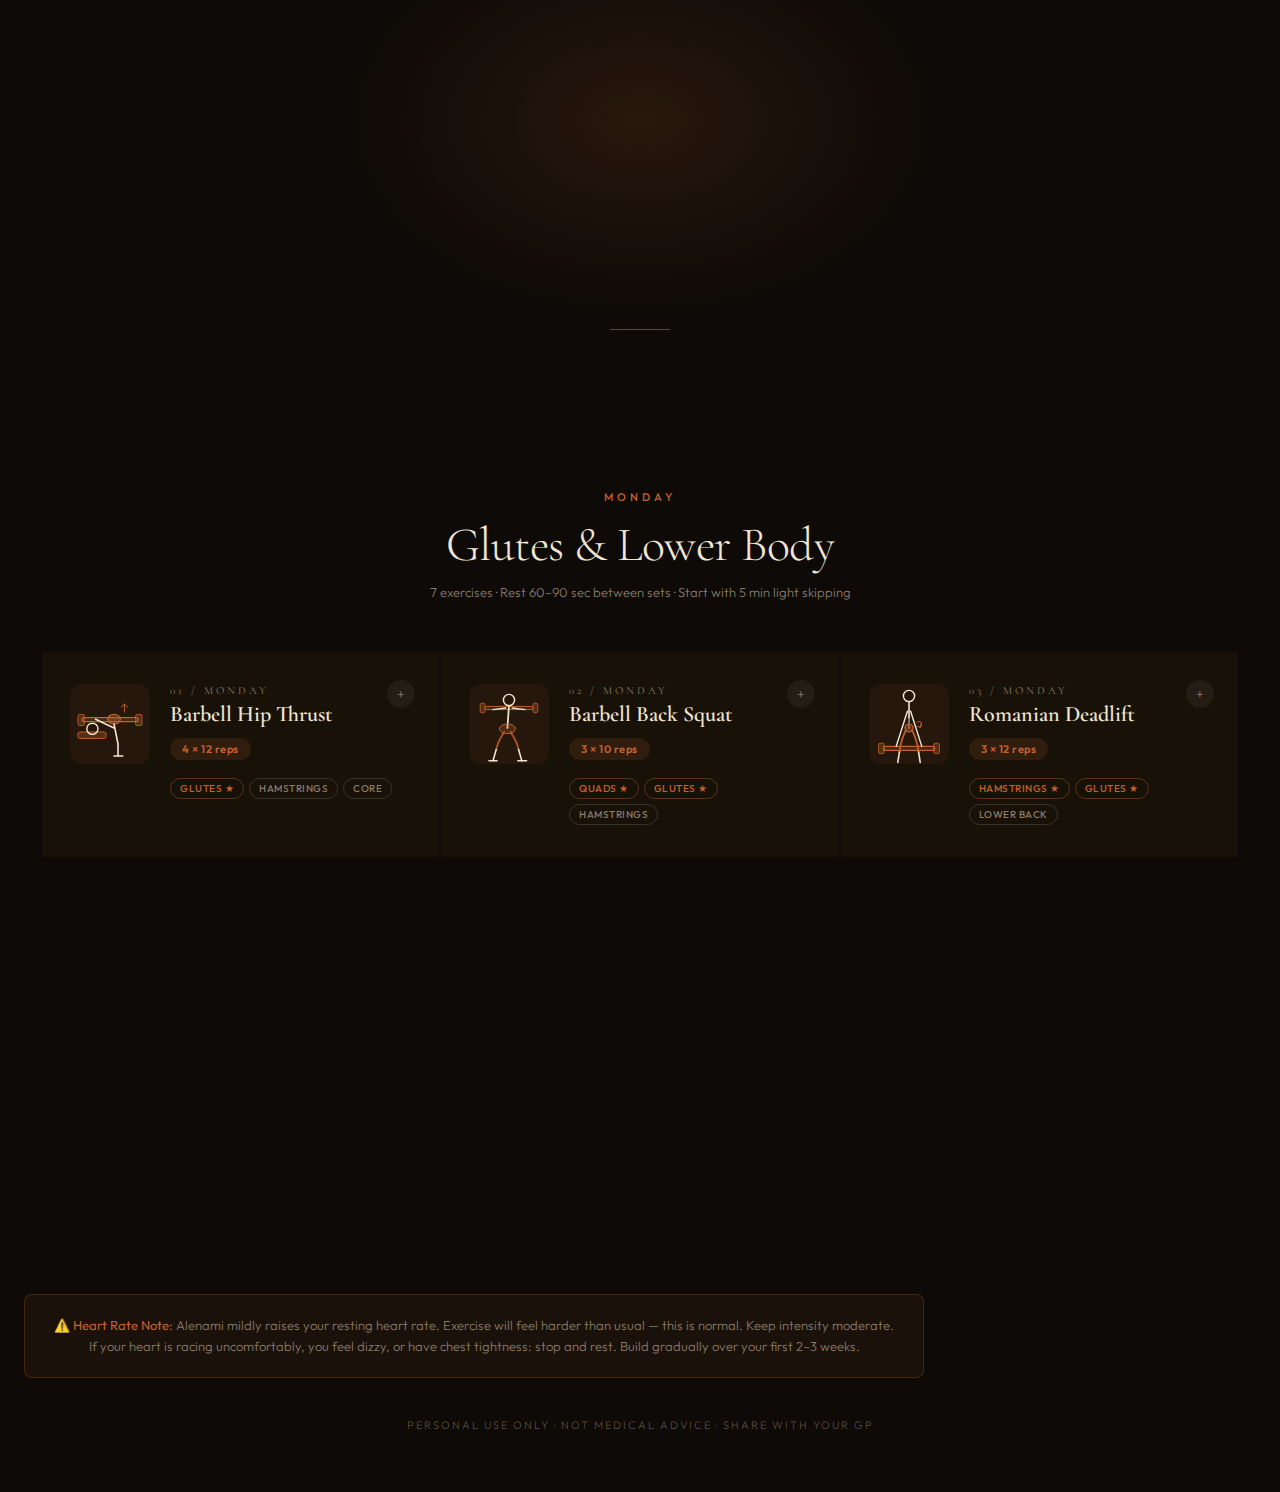
<file: pump/index.html.html>
<!DOCTYPE html>
<html lang="en">
<head>
<meta charset="UTF-8">
<meta name="viewport" content="width=device-width, initial-scale=1.0">
<title>Exercise Guide — Alenami Plan</title>
<link href="https://fonts.googleapis.com/css2?family=Cormorant+Garamond:ital,wght@0,300;0,400;0,600;1,400&family=Outfit:wght@300;400;500;600&display=swap" rel="stylesheet">
<style>
:root {
  --bg: #0D0A07;
  --bg-card: #181108;
  --bg-card2: #1F1610;
  --accent: #C4622D;
  --gold: #D4A447;
  --cream: #F0E6D3;
  --muted: #8A7A68;
  --border: rgba(212, 164, 71, 0.18);
  --mon: #C4622D;
  --wed: #4E819E;
  --fri: #6B9958;
}
* { margin:0; padding:0; box-sizing:border-box; }
html { scroll-behavior:smooth; }

body {
  background: var(--bg);
  color: var(--cream);
  font-family: 'Outfit', sans-serif;
  font-weight: 300;
  min-height: 100vh;
  overflow-x: hidden;
}

/* ── HEADER ── */
.header {
  text-align: center;
  padding: 64px 24px 48px;
  position: relative;
  overflow: hidden;
}
.header::before {
  content: '';
  position: absolute;
  top: -80px; left: 50%;
  transform: translateX(-50%);
  width: 600px; height: 400px;
  background: radial-gradient(ellipse, rgba(196,98,45,0.15) 0%, transparent 70%);
  pointer-events: none;
}
.header-label {
  font-family: 'Outfit', sans-serif;
  font-weight: 500;
  font-size: 11px;
  letter-spacing: 4px;
  text-transform: uppercase;
  color: var(--gold);
  margin-bottom: 16px;
  opacity: 0;
  animation: fadeUp 0.6s ease 0.1s forwards;
}
.header h1 {
  font-family: 'Cormorant Garamond', serif;
  font-weight: 300;
  font-size: clamp(42px, 7vw, 80px);
  line-height: 1.05;
  letter-spacing: -0.02em;
  color: var(--cream);
  opacity: 0;
  animation: fadeUp 0.7s ease 0.2s forwards;
}
.header h1 em {
  font-style: italic;
  color: var(--gold);
}
.header-sub {
  margin-top: 16px;
  font-size: 15px;
  color: var(--muted);
  opacity: 0;
  animation: fadeUp 0.7s ease 0.35s forwards;
}
.header-line {
  width: 60px; height: 1px;
  background: var(--gold);
  opacity: 0.4;
  margin: 32px auto 0;
  animation: fadeUp 0.7s ease 0.45s forwards;
}

/* ── SESSION TABS ── */
.tabs {
  display: flex;
  justify-content: center;
  gap: 0;
  margin: 0 auto 52px;
  max-width: 640px;
  padding: 0 24px;
  opacity: 0;
  animation: fadeUp 0.7s ease 0.5s forwards;
}
.tab-btn {
  flex: 1;
  background: none;
  border: 1px solid var(--border);
  color: var(--muted);
  font-family: 'Outfit', sans-serif;
  font-size: 12px;
  font-weight: 500;
  letter-spacing: 2px;
  text-transform: uppercase;
  padding: 14px 8px;
  cursor: pointer;
  transition: all 0.3s ease;
  position: relative;
  overflow: hidden;
}
.tab-btn:first-child { border-radius: 4px 0 0 4px; }
.tab-btn:last-child { border-radius: 0 4px 4px 0; }
.tab-btn + .tab-btn { border-left: none; }
.tab-btn::after {
  content: '';
  position: absolute;
  bottom: 0; left: 0;
  width: 100%; height: 2px;
  transform: scaleX(0);
  transition: transform 0.3s ease;
}
.tab-btn.active-mon { color: var(--mon); border-color: var(--mon); background: rgba(196,98,45,0.08); }
.tab-btn.active-mon::after { background: var(--mon); transform: scaleX(1); }
.tab-btn.active-wed { color: var(--wed); border-color: var(--wed); background: rgba(78,129,158,0.08); }
.tab-btn.active-wed::after { background: var(--wed); transform: scaleX(1); }
.tab-btn.active-fri { color: var(--fri); border-color: var(--fri); background: rgba(107,153,88,0.08); }
.tab-btn.active-fri::after { background: var(--fri); transform: scaleX(1); }
.tab-btn:hover:not(.active-mon):not(.active-wed):not(.active-fri) {
  color: var(--cream);
  background: rgba(240,230,211,0.04);
}

/* ── SESSION HEADER ── */
.session-panel { display: none; }
.session-panel.active { display: block; animation: panelIn 0.4s ease; }
@keyframes panelIn { from { opacity:0; transform:translateY(12px); } to { opacity:1; transform:none; } }

.session-header {
  text-align: center;
  padding: 0 24px 52px;
}
.session-day {
  font-family: 'Outfit', sans-serif;
  font-size: 11px;
  font-weight: 500;
  letter-spacing: 4px;
  text-transform: uppercase;
  margin-bottom: 12px;
}
.session-title {
  font-family: 'Cormorant Garamond', serif;
  font-size: clamp(28px, 5vw, 48px);
  font-weight: 300;
  letter-spacing: -0.01em;
}
.session-meta {
  margin-top: 10px;
  font-size: 13px;
  color: var(--muted);
}

/* ── EXERCISE GRID ── */
.grid {
  display: grid;
  grid-template-columns: repeat(auto-fill, minmax(320px, 1fr));
  gap: 2px;
  max-width: 1200px;
  margin: 0 auto;
  padding: 0 2px;
}

/* ── EXERCISE CARD ── */
.card {
  background: var(--bg-card);
  padding: 32px 28px;
  cursor: pointer;
  transition: background 0.25s ease;
  position: relative;
  overflow: hidden;
}
.card:hover { background: var(--bg-card2); }
.card::before {
  content: '';
  position: absolute;
  top: 0; left: 0;
  width: 3px; height: 100%;
  background: var(--card-color, var(--accent));
  opacity: 0;
  transition: opacity 0.25s ease;
}
.card:hover::before, .card.open::before { opacity: 1; }

.card-top {
  display: flex;
  align-items: flex-start;
  gap: 20px;
}

/* ── EXERCISE ILLUSTRATION ── */
.exercise-svg {
  flex-shrink: 0;
  width: 80px; height: 80px;
  border-radius: 12px;
  display: flex;
  align-items: center;
  justify-content: center;
}
.exercise-svg svg { width: 100%; height: 100%; }

.card-info { flex: 1; min-width: 0; }

.exercise-number {
  font-family: 'Cormorant Garamond', serif;
  font-size: 11px;
  font-weight: 400;
  letter-spacing: 3px;
  color: var(--muted);
  text-transform: uppercase;
  margin-bottom: 4px;
}

.exercise-name {
  font-family: 'Cormorant Garamond', serif;
  font-size: 22px;
  font-weight: 600;
  line-height: 1.2;
  color: var(--cream);
  margin-bottom: 10px;
}

.sets-badge {
  display: inline-block;
  padding: 4px 12px;
  border-radius: 20px;
  font-size: 11px;
  font-weight: 600;
  letter-spacing: 0.5px;
  margin-bottom: 10px;
}

.muscles {
  display: flex;
  flex-wrap: wrap;
  gap: 5px;
  margin-top: 8px;
}
.muscle-tag {
  font-size: 10px;
  font-weight: 500;
  letter-spacing: 0.5px;
  padding: 3px 9px;
  border-radius: 20px;
  border: 1px solid;
  text-transform: uppercase;
}

/* ── EXPAND / COLLAPSE ── */
.card-toggle {
  position: absolute;
  top: 28px; right: 24px;
  width: 28px; height: 28px;
  border-radius: 50%;
  background: rgba(255,255,255,0.05);
  display: flex;
  align-items: center;
  justify-content: center;
  transition: transform 0.3s ease, background 0.2s;
  color: var(--muted);
  font-size: 14px;
  line-height: 1;
}
.card:hover .card-toggle { background: rgba(255,255,255,0.09); }
.card.open .card-toggle { transform: rotate(45deg); }

.card-body {
  display: none;
  margin-top: 24px;
  padding-top: 24px;
  border-top: 1px solid rgba(255,255,255,0.06);
}
.card.open .card-body { display: block; }

.instructions-label {
  font-size: 10px;
  font-weight: 600;
  letter-spacing: 2.5px;
  text-transform: uppercase;
  color: var(--muted);
  margin-bottom: 12px;
}
.steps { list-style: none; display: flex; flex-direction: column; gap: 8px; }
.steps li {
  display: flex;
  gap: 12px;
  font-size: 14px;
  color: #C8B89A;
  line-height: 1.55;
}
.step-num {
  flex-shrink: 0;
  width: 22px; height: 22px;
  border-radius: 50%;
  display: flex;
  align-items: center;
  justify-content: center;
  font-size: 10px;
  font-weight: 600;
  color: var(--bg);
  margin-top: 1px;
}

.tip {
  margin-top: 18px;
  padding: 12px 16px;
  border-radius: 8px;
  font-size: 13px;
  line-height: 1.5;
  border-left: 3px solid;
  font-style: italic;
  color: #C8B89A;
}

/* ── FOOTER CALLOUT ── */
.warning-banner {
  max-width: 900px;
  margin: 60px auto 0;
  padding: 20px 28px;
  background: rgba(196,98,45,0.08);
  border: 1px solid rgba(196,98,45,0.25);
  border-radius: 8px;
  font-size: 13px;
  color: var(--muted);
  text-align: center;
  line-height: 1.6;
}
.warning-banner strong { color: var(--accent); }

footer {
  text-align: center;
  padding: 40px 24px 60px;
  font-size: 12px;
  color: var(--muted);
  letter-spacing: 1px;
}

/* ── SESSION DIVIDERS ── */
.session-divider {
  max-width: 900px;
  margin: 32px auto;
  padding: 0 24px;
  display: flex;
  align-items: center;
  gap: 16px;
  font-size: 11px;
  font-weight: 500;
  letter-spacing: 3px;
  text-transform: uppercase;
  color: var(--muted);
}
.session-divider::before, .session-divider::after {
  content: '';
  flex: 1;
  height: 1px;
  background: rgba(255,255,255,0.07);
}

/* ── ANIMATIONS ── */
@keyframes fadeUp {
  from { opacity:0; transform:translateY(16px); }
  to { opacity:1; transform:translateY(0); }
}

/* ── PRINT ── */
@media print {
  .tabs { display: none; }
  .session-panel { display: block !important; }
  .card-body { display: block !important; }
  .card { break-inside: avoid; }
  body { background: white; color: black; }
}

/* ── RESPONSIVE ── */
@media (max-width: 600px) {
  .grid { grid-template-columns: 1fr; }
  .card-top { flex-direction: column; gap: 14px; }
  .exercise-svg { width: 64px; height: 64px; }
}
</style>
</head>
<body>

<!-- ── HEADER ── -->
<div class="header">
  <div class="header-label">Women's Strength Program</div>
  <h1>Your <em>Exercise</em><br>Guide</h1>
  <p class="header-sub">3 sessions · 24 exercises · 40–45 min each</p>
  <div class="header-line"></div>
</div>

<!-- ── TABS ── -->
<div class="tabs">
  <button class="tab-btn active-mon" onclick="showSession('mon', this)">Monday<br><span style="font-size:10px;letter-spacing:1px;text-transform:none;font-weight:300">Glutes & Lower</span></button>
  <button class="tab-btn" onclick="showSession('wed', this)">Wednesday<br><span style="font-size:10px;letter-spacing:1px;text-transform:none;font-weight:300">Upper & Core</span></button>
  <button class="tab-btn" onclick="showSession('fri', this)">Friday<br><span style="font-size:10px;letter-spacing:1px;text-transform:none;font-weight:300">Full Body</span></button>
</div>

<!-- ══════════════════════════════════════════ -->
<!-- MONDAY SESSION -->
<!-- ══════════════════════════════════════════ -->
<div class="session-panel active" id="session-mon">
  <div class="session-header">
    <div class="session-day" style="color:var(--mon)">Monday</div>
    <div class="session-title">Glutes &amp; Lower Body</div>
    <div class="session-meta">7 exercises · Rest 60–90 sec between sets · Start with 5 min light skipping</div>
  </div>

  <div class="grid">

    <!-- 1. Barbell Hip Thrust -->
    <div class="card" style="--card-color: var(--mon)" onclick="toggleCard(this)">
      <div class="card-top">
        <div class="exercise-svg" style="background:rgba(196,98,45,0.08)">
          <svg viewBox="0 0 100 100" fill="none" xmlns="http://www.w3.org/2000/svg">
            <!-- Bench -->
            <rect x="10" y="60" width="35" height="8" rx="2" fill="rgba(196,98,45,0.3)" stroke="#C4622D" stroke-width="1.2"/>
            <!-- Barbell -->
            <rect x="15" y="42" width="70" height="5" rx="2.5" fill="rgba(196,98,45,0.2)" stroke="#C4622D" stroke-width="1.5"/>
            <rect x="10" y="38" width="8" height="14" rx="2" fill="rgba(196,98,45,0.3)" stroke="#C4622D" stroke-width="1"/>
            <rect x="82" y="38" width="8" height="14" rx="2" fill="rgba(196,98,45,0.3)" stroke="#C4622D" stroke-width="1"/>
            <!-- Body in thrust position (side view) -->
            <!-- Torso angled -->
            <line x1="32" y1="44" x2="55" y2="55" stroke="#F0E6D3" stroke-width="2" stroke-linecap="round"/>
            <!-- Head/shoulders on bench -->
            <circle cx="28" cy="56" r="7" fill="none" stroke="#F0E6D3" stroke-width="1.8"/>
            <!-- Hips (highlighted - the active muscle) -->
            <ellipse cx="55" cy="44" rx="8" ry="6" fill="rgba(196,98,45,0.4)" stroke="#C4622D" stroke-width="1.5"/>
            <!-- Thigh down to knee -->
            <line x1="55" y1="50" x2="60" y2="75" stroke="#F0E6D3" stroke-width="2" stroke-linecap="round"/>
            <!-- Shin -->
            <line x1="60" y1="75" x2="60" y2="90" stroke="#F0E6D3" stroke-width="2" stroke-linecap="round"/>
            <!-- Foot -->
            <line x1="55" y1="90" x2="66" y2="90" stroke="#F0E6D3" stroke-width="2" stroke-linecap="round"/>
            <!-- Arrow indicating upward drive -->
            <path d="M68 35 L68 25 L72 29 M68 25 L64 29" stroke="#C4622D" stroke-width="1.2" stroke-linecap="round" stroke-linejoin="round"/>
          </svg>
        </div>
        <div class="card-info">
          <div class="exercise-number">01 / Monday</div>
          <div class="exercise-name">Barbell Hip Thrust</div>
          <div class="sets-badge" style="background:rgba(196,98,45,0.15); color:var(--mon)">4 × 12 reps</div>
          <div class="muscles">
            <span class="muscle-tag" style="color:var(--mon); border-color:rgba(196,98,45,0.4)">Glutes ★</span>
            <span class="muscle-tag" style="color:var(--muted); border-color:rgba(138,122,104,0.3)">Hamstrings</span>
            <span class="muscle-tag" style="color:var(--muted); border-color:rgba(138,122,104,0.3)">Core</span>
          </div>
        </div>
      </div>
      <div class="card-toggle">+</div>
      <div class="card-body">
        <div class="instructions-label">How to do it</div>
        <ul class="steps">
          <li><span class="step-num" style="background:var(--mon)">1</span> Sit on the floor with your upper back against the edge of a bench. Roll the barbell over your hips — use a pad to protect your hip bones.</li>
          <li><span class="step-num" style="background:var(--mon)">2</span> Plant both feet flat on the floor, hip-width apart, knees at ~90°. Grip the bar lightly for stability.</li>
          <li><span class="step-num" style="background:var(--mon)">3</span> Drive your hips explosively upward until your torso is parallel to the floor — like a tabletop. Chin tucked slightly.</li>
          <li><span class="step-num" style="background:var(--mon)">4</span> Squeeze your glutes hard at the top for 1 second. Lower slowly with control.</li>
        </ul>
        <div class="tip" style="background:rgba(196,98,45,0.08); border-color:var(--mon)">
          ⭐ THIS is your primary lift — make it the one you track and add weight to each week. Even 2.5kg extra per session compounds fast.
        </div>
      </div>
    </div>

    <!-- 2. Barbell Back Squat -->
    <div class="card" style="--card-color: var(--mon)" onclick="toggleCard(this)">
      <div class="card-top">
        <div class="exercise-svg" style="background:rgba(196,98,45,0.08)">
          <svg viewBox="0 0 100 100" fill="none" xmlns="http://www.w3.org/2000/svg">
            <!-- Barbell on back -->
            <rect x="20" y="28" width="60" height="4" rx="2" fill="rgba(196,98,45,0.2)" stroke="#C4622D" stroke-width="1.2"/>
            <rect x="14" y="24" width="6" height="12" rx="2" fill="rgba(196,98,45,0.3)" stroke="#C4622D" stroke-width="1"/>
            <rect x="80" y="24" width="6" height="12" rx="2" fill="rgba(196,98,45,0.3)" stroke="#C4622D" stroke-width="1"/>
            <!-- Head -->
            <circle cx="50" cy="20" r="7" fill="none" stroke="#F0E6D3" stroke-width="1.8"/>
            <!-- Torso (slightly forward lean) -->
            <line x1="50" y1="27" x2="48" y2="55" stroke="#F0E6D3" stroke-width="2.2" stroke-linecap="round"/>
            <!-- Hips highlighted -->
            <ellipse cx="48" cy="56" rx="10" ry="6" fill="rgba(196,98,45,0.25)" stroke="#C4622D" stroke-width="1.2"/>
            <!-- Left thigh (highlighted quads) -->
            <path d="M44 60 Q36 72 34 82" stroke="#C4622D" stroke-width="2.5" stroke-linecap="round" opacity="0.8"/>
            <!-- Right thigh -->
            <path d="M52 60 Q60 72 62 82" stroke="#C4622D" stroke-width="2.5" stroke-linecap="round" opacity="0.8"/>
            <!-- Left shin -->
            <line x1="34" y1="82" x2="30" y2="96" stroke="#F0E6D3" stroke-width="2" stroke-linecap="round"/>
            <!-- Right shin -->
            <line x1="62" y1="82" x2="66" y2="96" stroke="#F0E6D3" stroke-width="2" stroke-linecap="round"/>
            <!-- Feet -->
            <line x1="25" y1="96" x2="35" y2="96" stroke="#F0E6D3" stroke-width="2" stroke-linecap="round"/>
            <line x1="61" y1="96" x2="72" y2="96" stroke="#F0E6D3" stroke-width="2" stroke-linecap="round"/>
            <!-- Arms holding bar -->
            <line x1="46" y1="30" x2="30" y2="32" stroke="#F0E6D3" stroke-width="1.8" stroke-linecap="round"/>
            <line x1="54" y1="30" x2="70" y2="32" stroke="#F0E6D3" stroke-width="1.8" stroke-linecap="round"/>
          </svg>
        </div>
        <div class="card-info">
          <div class="exercise-number">02 / Monday</div>
          <div class="exercise-name">Barbell Back Squat</div>
          <div class="sets-badge" style="background:rgba(196,98,45,0.15); color:var(--mon)">3 × 10 reps</div>
          <div class="muscles">
            <span class="muscle-tag" style="color:var(--mon); border-color:rgba(196,98,45,0.4)">Quads ★</span>
            <span class="muscle-tag" style="color:var(--mon); border-color:rgba(196,98,45,0.4)">Glutes ★</span>
            <span class="muscle-tag" style="color:var(--muted); border-color:rgba(138,122,104,0.3)">Hamstrings</span>
          </div>
        </div>
      </div>
      <div class="card-toggle">+</div>
      <div class="card-body">
        <div class="instructions-label">How to do it</div>
        <ul class="steps">
          <li><span class="step-num" style="background:var(--mon)">1</span> Position the bar across your upper traps (not your neck). Step back, feet shoulder-width, toes angled slightly out.</li>
          <li><span class="step-num" style="background:var(--mon)">2</span> Take a deep breath, brace your core as if expecting a punch. Keep your chest tall.</li>
          <li><span class="step-num" style="background:var(--mon)">3</span> Hinge hips back and bend knees simultaneously. Lower until thighs are parallel to floor or below — depth is key.</li>
          <li><span class="step-num" style="background:var(--mon)">4</span> Drive through your entire foot to stand, exhaling at the top. Repeat.</li>
        </ul>
        <div class="tip" style="background:rgba(196,98,45,0.08); border-color:var(--mon)">
          💡 Start light — form and depth matter far more than weight at the start. Film yourself side-on to check your depth honestly.
        </div>
      </div>
    </div>

    <!-- 3. Romanian Deadlift -->
    <div class="card" style="--card-color: var(--mon)" onclick="toggleCard(this)">
      <div class="card-top">
        <div class="exercise-svg" style="background:rgba(196,98,45,0.08)">
          <svg viewBox="0 0 100 100" fill="none" xmlns="http://www.w3.org/2000/svg">
            <!-- Barbell at bottom -->
            <rect x="18" y="78" width="64" height="5" rx="2.5" fill="rgba(196,98,45,0.2)" stroke="#C4622D" stroke-width="1.5"/>
            <rect x="12" y="74" width="7" height="13" rx="2" fill="rgba(196,98,45,0.3)" stroke="#C4622D" stroke-width="1"/>
            <rect x="81" y="74" width="7" height="13" rx="2" fill="rgba(196,98,45,0.3)" stroke="#C4622D" stroke-width="1"/>
            <!-- Head -->
            <circle cx="50" cy="15" r="7" fill="none" stroke="#F0E6D3" stroke-width="1.8"/>
            <!-- Torso (hinged forward, horizontal) -->
            <line x1="50" y1="22" x2="50" y2="42" stroke="#F0E6D3" stroke-width="2" stroke-linecap="round"/>
            <line x1="50" y1="42" x2="50" y2="55" stroke="#F0E6D3" stroke-width="2.2" stroke-linecap="round" opacity="0.5"/>
            <!-- Arms down (gripping bar) -->
            <line x1="48" y1="34" x2="34" y2="78" stroke="#F0E6D3" stroke-width="1.8" stroke-linecap="round"/>
            <line x1="52" y1="34" x2="66" y2="78" stroke="#F0E6D3" stroke-width="1.8" stroke-linecap="round"/>
            <!-- Hips (pivot point) -->
            <circle cx="50" cy="55" r="5" fill="rgba(196,98,45,0.4)" stroke="#C4622D" stroke-width="1.5"/>
            <!-- Hamstrings highlighted -->
            <path d="M46 58 Q40 70 38 85" stroke="#C4622D" stroke-width="2.5" stroke-linecap="round" opacity="0.9"/>
            <path d="M54 58 Q60 70 62 85" stroke="#C4622D" stroke-width="2.5" stroke-linecap="round" opacity="0.9"/>
            <!-- Lower legs -->
            <line x1="38" y1="85" x2="36" y2="98" stroke="#F0E6D3" stroke-width="2" stroke-linecap="round"/>
            <line x1="62" y1="85" x2="64" y2="98" stroke="#F0E6D3" stroke-width="2" stroke-linecap="round"/>
            <!-- Hip hinge arrow -->
            <path d="M60 48 C65 44 68 50 64 54" stroke="#C4622D" stroke-width="1.2" stroke-linecap="round" fill="none"/>
            <path d="M64 54 L60 53 M64 54 L65 50" stroke="#C4622D" stroke-width="1.2" stroke-linecap="round"/>
          </svg>
        </div>
        <div class="card-info">
          <div class="exercise-number">03 / Monday</div>
          <div class="exercise-name">Romanian Deadlift</div>
          <div class="sets-badge" style="background:rgba(196,98,45,0.15); color:var(--mon)">3 × 12 reps</div>
          <div class="muscles">
            <span class="muscle-tag" style="color:var(--mon); border-color:rgba(196,98,45,0.4)">Hamstrings ★</span>
            <span class="muscle-tag" style="color:var(--mon); border-color:rgba(196,98,45,0.4)">Glutes ★</span>
            <span class="muscle-tag" style="color:var(--muted); border-color:rgba(138,122,104,0.3)">Lower Back</span>
          </div>
        </div>
      </div>
      <div class="card-toggle">+</div>
      <div class="card-body">
        <div class="instructions-label">How to do it</div>
        <ul class="steps">
          <li><span class="step-num" style="background:var(--mon)">1</span> Stand holding barbell or dumbbells in front of thighs, shoulder-width grip. Soft bend in the knees — this is not a squat.</li>
          <li><span class="step-num" style="background:var(--mon)">2</span> Push your hips back (like you're trying to touch a wall behind you). Keep the bar/weights close to your legs as they lower.</li>
          <li><span class="step-num" style="background:var(--mon)">3</span> Lower until you feel a deep stretch in your hamstrings — usually just below the knee. Spine stays neutral throughout.</li>
          <li><span class="step-num" style="background:var(--mon)">4</span> Drive hips forward to return to standing. Squeeze glutes at the top.</li>
        </ul>
        <div class="tip" style="background:rgba(196,98,45,0.08); border-color:var(--mon)">
          💡 This is NOT a squat — legs stay mostly straight. Think "hip hinge," not "knee bend." Feel the hamstring stretch guiding your depth.
        </div>
      </div>
    </div>

    <!-- 4. Walking Lunges -->
    <div class="card" style="--card-color: var(--mon)" onclick="toggleCard(this)">
      <div class="card-top">
        <div class="exercise-svg" style="background:rgba(196,98,45,0.08)">
          <svg viewBox="0 0 100 100" fill="none" xmlns="http://www.w3.org/2000/svg">
            <!-- Head -->
            <circle cx="50" cy="12" r="7" fill="none" stroke="#F0E6D3" stroke-width="1.8"/>
            <!-- Torso upright -->
            <line x1="50" y1="19" x2="50" y2="46" stroke="#F0E6D3" stroke-width="2.2" stroke-linecap="round"/>
            <!-- Dumbbells -->
            <rect x="20" y="44" width="14" height="5" rx="2" fill="rgba(196,98,45,0.2)" stroke="#C4622D" stroke-width="1"/>
            <rect x="66" y="44" width="14" height="5" rx="2" fill="rgba(196,98,45,0.2)" stroke="#C4622D" stroke-width="1"/>
            <!-- Arms -->
            <line x1="44" y1="30" x2="27" y2="46" stroke="#F0E6D3" stroke-width="1.8" stroke-linecap="round"/>
            <line x1="56" y1="30" x2="73" y2="46" stroke="#F0E6D3" stroke-width="1.8" stroke-linecap="round"/>
            <!-- Front leg (left) - highlighted -->
            <path d="M46 46 Q38 62 34 74" stroke="#C4622D" stroke-width="2.5" stroke-linecap="round" opacity="0.9"/>
            <line x1="34" y1="74" x2="28" y2="88" stroke="#F0E6D3" stroke-width="2" stroke-linecap="round"/>
            <line x1="22" y1="88" x2="34" y2="88" stroke="#F0E6D3" stroke-width="2.5" stroke-linecap="round"/>
            <!-- Back leg (right) - highlighted glute -->
            <path d="M54" d="M54 46 Q62 58 66 70" stroke="#C4622D" stroke-width="2.5" stroke-linecap="round" opacity="0.7"/>
            <path d="M54 46 Q62 58 66 70" stroke="#C4622D" stroke-width="2.5" stroke-linecap="round" opacity="0.7"/>
            <!-- Back shin (near ground) -->
            <line x1="66" y1="70" x2="66" y2="88" stroke="#F0E6D3" stroke-width="2" stroke-linecap="round"/>
            <!-- Back knee dot -->
            <circle cx="66" cy="70" r="3" fill="none" stroke="#C4622D" stroke-width="1.5"/>
            <!-- Direction arrow -->
            <path d="M76 50 L84 50 L80 46 M84 50 L80 54" stroke="#C4622D" stroke-width="1.2" stroke-linecap="round" stroke-linejoin="round"/>
          </svg>
        </div>
        <div class="card-info">
          <div class="exercise-number">04 / Monday</div>
          <div class="exercise-name">Walking Lunges</div>
          <div class="sets-badge" style="background:rgba(196,98,45,0.15); color:var(--mon)">3 × 12 each leg</div>
          <div class="muscles">
            <span class="muscle-tag" style="color:var(--mon); border-color:rgba(196,98,45,0.4)">Glutes ★</span>
            <span class="muscle-tag" style="color:var(--mon); border-color:rgba(196,98,45,0.4)">Quads ★</span>
            <span class="muscle-tag" style="color:var(--muted); border-color:rgba(138,122,104,0.3)">Hamstrings</span>
          </div>
        </div>
      </div>
      <div class="card-toggle">+</div>
      <div class="card-body">
        <div class="instructions-label">How to do it</div>
        <ul class="steps">
          <li><span class="step-num" style="background:var(--mon)">1</span> Hold dumbbells at your sides. Stand tall with core braced.</li>
          <li><span class="step-num" style="background:var(--mon)">2</span> Step one foot forward and lower your back knee toward the floor — don't let it slam down.</li>
          <li><span class="step-num" style="background:var(--mon)">3</span> Front shin stays vertical. Don't let your front knee cave in.</li>
          <li><span class="step-num" style="background:var(--mon)">4</span> Push through your front heel to stand, bringing your back foot forward into the next step. Alternate legs.</li>
        </ul>
        <div class="tip" style="background:rgba(196,98,45,0.08); border-color:var(--mon)">
          💡 Keep your torso perfectly upright — leaning forward shifts the work away from your glutes. Do these in a hallway or loop around your space.
        </div>
      </div>
    </div>

    <!-- 5. Banded Lateral Walks -->
    <div class="card" style="--card-color: var(--mon)" onclick="toggleCard(this)">
      <div class="card-top">
        <div class="exercise-svg" style="background:rgba(196,98,45,0.08)">
          <svg viewBox="0 0 100 100" fill="none" xmlns="http://www.w3.org/2000/svg">
            <!-- Head -->
            <circle cx="50" cy="16" r="7" fill="none" stroke="#F0E6D3" stroke-width="1.8"/>
            <!-- Torso slightly forward -->
            <line x1="50" y1="23" x2="50" y2="52" stroke="#F0E6D3" stroke-width="2.2" stroke-linecap="round"/>
            <!-- Arms out front (hands on hips/out) -->
            <line x1="45" y1="33" x2="30" y2="42" stroke="#F0E6D3" stroke-width="1.8" stroke-linecap="round"/>
            <line x1="55" y1="33" x2="70" y2="42" stroke="#F0E6D3" stroke-width="1.8" stroke-linecap="round"/>
            <!-- Hip area -->
            <ellipse cx="50" cy="52" rx="12" ry="5" fill="none" stroke="#F0E6D3" stroke-width="1.5"/>
            <!-- Resistance band (just above knees) -->
            <path d="M28 72 Q50 68 72 72" stroke="#C4622D" stroke-width="2.5" stroke-linecap="round"/>
            <circle cx="28" cy="72" r="3" fill="#C4622D" opacity="0.6"/>
            <circle cx="72" cy="72" r="3" fill="#C4622D" opacity="0.6"/>
            <!-- Left leg (wide stance) - hip abductors highlighted -->
            <path d="M44 56 Q32 64 28 72" stroke="#C4622D" stroke-width="2.5" stroke-linecap="round" opacity="0.8"/>
            <line x1="28" y1="72" x2="24" y2="92" stroke="#F0E6D3" stroke-width="2" stroke-linecap="round"/>
            <!-- Right leg -->
            <path d="M56 56 Q68 64 72 72" stroke="#C4622D" stroke-width="2.5" stroke-linecap="round" opacity="0.8"/>
            <line x1="72" y1="72" x2="76" y2="92" stroke="#F0E6D3" stroke-width="2" stroke-linecap="round"/>
            <!-- Direction arrows -->
            <path d="M10 50 L4 50 L8 46 M4 50 L8 54" stroke="#C4622D" stroke-width="1.2" stroke-linecap="round" stroke-linejoin="round"/>
            <path d="M90 50 L96 50 L92 46 M96 50 L92 54" stroke="#C4622D" stroke-width="1.2" stroke-linecap="round" stroke-linejoin="round"/>
          </svg>
        </div>
        <div class="card-info">
          <div class="exercise-number">05 / Monday</div>
          <div class="exercise-name">Banded Lateral Walks</div>
          <div class="sets-badge" style="background:rgba(196,98,45,0.15); color:var(--mon)">3 × 15 each direction</div>
          <div class="muscles">
            <span class="muscle-tag" style="color:var(--mon); border-color:rgba(196,98,45,0.4)">Glute Medius ★</span>
            <span class="muscle-tag" style="color:var(--muted); border-color:rgba(138,122,104,0.3)">Hip Abductors</span>
            <span class="muscle-tag" style="color:var(--muted); border-color:rgba(138,122,104,0.3)">Glutes</span>
          </div>
        </div>
      </div>
      <div class="card-toggle">+</div>
      <div class="card-body">
        <div class="instructions-label">How to do it</div>
        <ul class="steps">
          <li><span class="step-num" style="background:var(--mon)">1</span> Place the resistance band just above your knees. Feet shoulder-width apart — enough that the band already has tension.</li>
          <li><span class="step-num" style="background:var(--mon)">2</span> Drop into a slight squat position — slight forward hinge, knees soft. Stay in this position the entire set.</li>
          <li><span class="step-num" style="background:var(--mon)">3</span> Step sideways, leading with one foot, then bring the other foot in — but don't let them come all the way together or you lose tension.</li>
          <li><span class="step-num" style="background:var(--mon)">4</span> 15 steps right, 15 steps left = 1 set. Keep the knees pushing slightly outward against the band throughout.</li>
        </ul>
        <div class="tip" style="background:rgba(196,98,45,0.08); border-color:var(--mon)">
          💡 The moment the band goes slack, the outer glute stops working. Stay wide — maintain tension on every single step.
        </div>
      </div>
    </div>

    <!-- 6. Glute Kickbacks -->
    <div class="card" style="--card-color: var(--mon)" onclick="toggleCard(this)">
      <div class="card-top">
        <div class="exercise-svg" style="background:rgba(196,98,45,0.08)">
          <svg viewBox="0 0 100 100" fill="none" xmlns="http://www.w3.org/2000/svg">
            <!-- Rack post -->
            <rect x="10" y="10" width="5" height="85" rx="2" fill="rgba(196,98,45,0.2)" stroke="#C4622D" stroke-width="1"/>
            <!-- Band -->
            <path d="M15 75 Q30 70 38 68" stroke="#C4622D" stroke-width="2" stroke-linecap="round" stroke-dasharray="4 2"/>
            <!-- Person facing rack, leaning hands on it -->
            <circle cx="52" cy="25" r="7" fill="none" stroke="#F0E6D3" stroke-width="1.8"/>
            <!-- Torso leaning forward -->
            <line x1="52" y1="32" x2="38" y2="55" stroke="#F0E6D3" stroke-width="2.2" stroke-linecap="round"/>
            <!-- Arms holding rack -->
            <line x1="44" y1="38" x2="15" y2="45" stroke="#F0E6D3" stroke-width="1.8" stroke-linecap="round"/>
            <!-- Hips (glutes highlighted) -->
            <ellipse cx="38" cy="56" rx="8" ry="5" fill="rgba(196,98,45,0.4)" stroke="#C4622D" stroke-width="1.5"/>
            <!-- Standing leg -->
            <line x1="35" y1="60" x2="32" y2="82" stroke="#F0E6D3" stroke-width="2" stroke-linecap="round"/>
            <line x1="32" y1="82" x2="28" y2="95" stroke="#F0E6D3" stroke-width="2" stroke-linecap="round"/>
            <!-- Kicking leg (extended back and up - highlighted) -->
            <path d="M41 60 Q55 62 66 52" stroke="#C4622D" stroke-width="2.5" stroke-linecap="round" opacity="0.9"/>
            <!-- Ankle/foot of kicking leg -->
            <circle cx="66" cy="52" r="3" fill="#C4622D" opacity="0.5"/>
            <!-- Squeeze indication -->
            <path d="M58 45 C62 42 65 45 62 48" stroke="#C4622D" stroke-width="1.2" fill="none" stroke-linecap="round"/>
            <text x="64" y="42" font-size="8" fill="#C4622D" font-family="Outfit">✕</text>
          </svg>
        </div>
        <div class="card-info">
          <div class="exercise-number">06 / Monday</div>
          <div class="exercise-name">Glute Kickbacks</div>
          <div class="sets-badge" style="background:rgba(196,98,45,0.15); color:var(--mon)">3 × 15 each leg</div>
          <div class="muscles">
            <span class="muscle-tag" style="color:var(--mon); border-color:rgba(196,98,45,0.4)">Glutes ★★</span>
            <span class="muscle-tag" style="color:var(--muted); border-color:rgba(138,122,104,0.3)">Hamstrings</span>
          </div>
        </div>
      </div>
      <div class="card-toggle">+</div>
      <div class="card-body">
        <div class="instructions-label">How to do it</div>
        <ul class="steps">
          <li><span class="step-num" style="background:var(--mon)">1</span> Loop the band around the rack at ankle height. Stand facing the rack, loop one ankle through the band.</li>
          <li><span class="step-num" style="background:var(--mon)">2</span> Rest hands lightly on the rack for balance. Slight forward lean at the hips.</li>
          <li><span class="step-num" style="background:var(--mon)">3</span> Keeping core tight, kick the banded leg straight back and slightly up. Squeeze your glute hard at the peak.</li>
          <li><span class="step-num" style="background:var(--mon)">4</span> Return slowly with control — don't let the band yank your leg forward. Complete all reps, then switch legs.</li>
        </ul>
        <div class="tip" style="background:rgba(196,98,45,0.08); border-color:var(--mon)">
          💡 Don't let your lower back arch at the top — the glute does the work, not the spine. Think "squeeze glute, not back."
        </div>
      </div>
    </div>

    <!-- 7. Plank Hold -->
    <div class="card" style="--card-color: var(--mon)" onclick="toggleCard(this)">
      <div class="card-top">
        <div class="exercise-svg" style="background:rgba(196,98,45,0.08)">
          <svg viewBox="0 0 100 100" fill="none" xmlns="http://www.w3.org/2000/svg">
            <!-- Floor -->
            <line x1="5" y1="72" x2="95" y2="72" stroke="rgba(255,255,255,0.12)" stroke-width="1"/>
            <!-- Body in plank (side view) -->
            <!-- Head -->
            <circle cx="80" cy="54" r="7" fill="none" stroke="#F0E6D3" stroke-width="1.8"/>
            <!-- Neck to shoulders -->
            <line x1="73" y1="57" x2="68" y2="60" stroke="#F0E6D3" stroke-width="1.8" stroke-linecap="round"/>
            <!-- Torso (straight) - core highlighted -->
            <rect x="30" y="56" width="38" height="10" rx="4" fill="rgba(196,98,45,0.25)" stroke="#C4622D" stroke-width="1.2"/>
            <!-- Arm (forearm on floor) -->
            <line x1="68" y1="60" x2="68" y2="72" stroke="#F0E6D3" stroke-width="2" stroke-linecap="round"/>
            <!-- Forearm on floor -->
            <line x1="58" y1="72" x2="72" y2="72" stroke="#F0E6D3" stroke-width="2.5" stroke-linecap="round"/>
            <!-- Hips in line -->
            <line x1="30" y1="61" x2="20" y2="68" stroke="#F0E6D3" stroke-width="2" stroke-linecap="round"/>
            <!-- Legs -->
            <line x1="20" y1="68" x2="12" y2="72" stroke="#F0E6D3" stroke-width="2" stroke-linecap="round"/>
            <!-- Toes on floor -->
            <circle cx="12" cy="72" r="3" fill="none" stroke="#F0E6D3" stroke-width="1.5"/>
            <!-- Core/shoulders highlighted -->
            <circle cx="68" cy="60" r="4" fill="rgba(196,98,45,0.3)" stroke="#C4622D" stroke-width="1"/>
            <!-- Straight line indicator -->
            <path d="M10 50 L82 50" stroke="rgba(196,98,45,0.3)" stroke-width="1" stroke-dasharray="4 3"/>
            <text x="14" y="48" font-size="7" fill="rgba(196,98,45,0.7)" font-family="Outfit">straight line</text>
          </svg>
        </div>
        <div class="card-info">
          <div class="exercise-number">07 / Monday</div>
          <div class="exercise-name">Plank Hold</div>
          <div class="sets-badge" style="background:rgba(196,98,45,0.15); color:var(--mon)">3 × 30–45 sec</div>
          <div class="muscles">
            <span class="muscle-tag" style="color:var(--mon); border-color:rgba(196,98,45,0.4)">Core ★</span>
            <span class="muscle-tag" style="color:var(--muted); border-color:rgba(138,122,104,0.3)">Shoulders</span>
            <span class="muscle-tag" style="color:var(--muted); border-color:rgba(138,122,104,0.3)">Glutes</span>
          </div>
        </div>
      </div>
      <div class="card-toggle">+</div>
      <div class="card-body">
        <div class="instructions-label">How to do it</div>
        <ul class="steps">
          <li><span class="step-num" style="background:var(--mon)">1</span> Place forearms on the floor, elbows under shoulders. Rise onto your toes so only forearms and toes touch the floor.</li>
          <li><span class="step-num" style="background:var(--mon)">2</span> Squeeze everything simultaneously: glutes, quads, abs. Your body should be a rigid plank — no sagging hips, no raised bum.</li>
          <li><span class="step-num" style="background:var(--mon)">3</span> Eyes look down at the floor to keep your neck in a neutral position.</li>
          <li><span class="step-num" style="background:var(--mon)">4</span> Breathe steadily. Hold for the target time. Lower with control.</li>
        </ul>
        <div class="tip" style="background:rgba(196,98,45,0.08); border-color:var(--mon)">
          💡 Squeezing your glutes AND quads (not just your abs) makes this dramatically more effective — and harder. Build toward 60 seconds over time.
        </div>
      </div>
    </div>

  </div><!-- end monday grid -->

  <div class="warning-banner" style="margin:48px 24px 0">
    <strong>⚠️ Heart Rate Note:</strong> Alenami mildly raises your resting heart rate. Exercise will feel harder than usual — this is normal. Keep intensity moderate. If your heart is racing uncomfortably, you feel dizzy, or have chest tightness: stop and rest. Build gradually over your first 2–3 weeks.
  </div>
</div>


<!-- ══════════════════════════════════════════ -->
<!-- WEDNESDAY SESSION -->
<!-- ══════════════════════════════════════════ -->
<div class="session-panel" id="session-wed">
  <div class="session-header">
    <div class="session-day" style="color:var(--wed)">Wednesday</div>
    <div class="session-title">Upper Body &amp; Core</div>
    <div class="session-meta">9 exercises · Moderate weights, full range of motion · Last 2 reps should feel challenging</div>
  </div>

  <div class="grid">

    <!-- 8. Shoulder Press -->
    <div class="card" style="--card-color: var(--wed)" onclick="toggleCard(this)">
      <div class="card-top">
        <div class="exercise-svg" style="background:rgba(78,129,158,0.08)">
          <svg viewBox="0 0 100 100" fill="none" xmlns="http://www.w3.org/2000/svg">
            <!-- Dumbbells overhead -->
            <rect x="14" y="14" width="20" height="6" rx="3" fill="rgba(78,129,158,0.3)" stroke="#4E819E" stroke-width="1.2"/>
            <rect x="66" y="14" width="20" height="6" rx="3" fill="rgba(78,129,158,0.3)" stroke="#4E819E" stroke-width="1.2"/>
            <!-- Head -->
            <circle cx="50" cy="30" r="7" fill="none" stroke="#F0E6D3" stroke-width="1.8"/>
            <!-- Neck/torso -->
            <line x1="50" y1="37" x2="50" y2="68" stroke="#F0E6D3" stroke-width="2.2" stroke-linecap="round"/>
            <!-- Shoulders highlighted -->
            <ellipse cx="40" cy="42" rx="7" ry="5" fill="rgba(78,129,158,0.4)" stroke="#4E819E" stroke-width="1.5" transform="rotate(-20 40 42)"/>
            <ellipse cx="60" cy="42" rx="7" ry="5" fill="rgba(78,129,158,0.4)" stroke="#4E819E" stroke-width="1.5" transform="rotate(20 60 42)"/>
            <!-- Arms raised overhead -->
            <line x1="43" y1="38" x2="24" y2="18" stroke="#F0E6D3" stroke-width="2" stroke-linecap="round"/>
            <line x1="57" y1="38" x2="76" y2="18" stroke="#F0E6D3" stroke-width="2" stroke-linecap="round"/>
            <!-- Hips/legs -->
            <line x1="46" y1="68" x2="40" y2="88" stroke="#F0E6D3" stroke-width="2" stroke-linecap="round"/>
            <line x1="54" y1="68" x2="60" y2="88" stroke="#F0E6D3" stroke-width="2" stroke-linecap="round"/>
            <line x1="34" y1="88" x2="47" y2="88" stroke="#F0E6D3" stroke-width="2" stroke-linecap="round"/>
            <line x1="53" y1="88" x2="66" y2="88" stroke="#F0E6D3" stroke-width="2" stroke-linecap="round"/>
            <!-- Press arrows -->
            <path d="M24 20 L24 12 L28 16 M24 12 L20 16" stroke="#4E819E" stroke-width="1.2" stroke-linecap="round" stroke-linejoin="round"/>
            <path d="M76 20 L76 12 L80 16 M76 12 L72 16" stroke="#4E819E" stroke-width="1.2" stroke-linecap="round" stroke-linejoin="round"/>
          </svg>
        </div>
        <div class="card-info">
          <div class="exercise-number">01 / Wednesday</div>
          <div class="exercise-name">Dumbbell Shoulder Press</div>
          <div class="sets-badge" style="background:rgba(78,129,158,0.15); color:var(--wed)">3 × 12 reps</div>
          <div class="muscles">
            <span class="muscle-tag" style="color:var(--wed); border-color:rgba(78,129,158,0.4)">Deltoids ★</span>
            <span class="muscle-tag" style="color:var(--muted); border-color:rgba(138,122,104,0.3)">Triceps</span>
            <span class="muscle-tag" style="color:var(--muted); border-color:rgba(138,122,104,0.3)">Core</span>
          </div>
        </div>
      </div>
      <div class="card-toggle">+</div>
      <div class="card-body">
        <div class="instructions-label">How to do it</div>
        <ul class="steps">
          <li><span class="step-num" style="background:var(--wed)">1</span> Sit or stand holding dumbbells at shoulder height, palms facing forward, elbows at ~90°.</li>
          <li><span class="step-num" style="background:var(--wed)">2</span> Brace your core and press both dumbbells directly overhead in a slight arc until arms are nearly straight.</li>
          <li><span class="step-num" style="background:var(--wed)">3</span> Don't lock elbows hard at the top. Lower slowly and with control back to the start position.</li>
          <li><span class="step-num" style="background:var(--wed)">4</span> Keep your lower back from arching — if seated, this is easier to control.</li>
        </ul>
        <div class="tip" style="background:rgba(78,129,158,0.08); border-color:var(--wed)">
          💡 Press straight up over your shoulders — not forward. Imagine you're pressing toward the ceiling directly above your head.
        </div>
      </div>
    </div>

    <!-- 9. Bent-Over Row -->
    <div class="card" style="--card-color: var(--wed)" onclick="toggleCard(this)">
      <div class="card-top">
        <div class="exercise-svg" style="background:rgba(78,129,158,0.08)">
          <svg viewBox="0 0 100 100" fill="none" xmlns="http://www.w3.org/2000/svg">
            <!-- Dumbbells -->
            <rect x="20" y="64" width="16" height="5" rx="2.5" fill="rgba(78,129,158,0.3)" stroke="#4E819E" stroke-width="1.2"/>
            <rect x="64" y="64" width="16" height="5" rx="2.5" fill="rgba(78,129,158,0.3)" stroke="#4E819E" stroke-width="1.2"/>
            <!-- Head (hinging forward) -->
            <circle cx="82" cy="24" r="7" fill="none" stroke="#F0E6D3" stroke-width="1.8"/>
            <!-- Torso (bent over ~45°) -->
            <line x1="76" y1="28" x2="50" y2="52" stroke="#F0E6D3" stroke-width="2.2" stroke-linecap="round"/>
            <!-- Back (highlighted) -->
            <rect x="45" y="44" width="32" height="12" rx="4" fill="rgba(78,129,158,0.25)" stroke="#4E819E" stroke-width="1.2" transform="rotate(-42 45 44)"/>
            <!-- Arms hanging down -->
            <line x1="60" y1="48" x2="28" y2="66" stroke="#F0E6D3" stroke-width="2" stroke-linecap="round"/>
            <line x1="52" y1="52" x2="72" y2="66" stroke="#F0E6D3" stroke-width="2" stroke-linecap="round"/>
            <!-- Hip hinge -->
            <ellipse cx="50" cy="52" rx="6" ry="4" fill="none" stroke="#F0E6D3" stroke-width="1.2"/>
            <!-- Legs -->
            <line x1="46" y1="55" x2="40" y2="78" stroke="#F0E6D3" stroke-width="2" stroke-linecap="round"/>
            <line x1="54" y1="55" x2="60" y2="78" stroke="#F0E6D3" stroke-width="2" stroke-linecap="round"/>
            <line x1="34" y1="78" x2="46" y2="78" stroke="#F0E6D3" stroke-width="2" stroke-linecap="round"/>
            <line x1="54" y1="78" x2="66" y2="78" stroke="#F0E6D3" stroke-width="2" stroke-linecap="round"/>
            <!-- Row arrows (upward) -->
            <path d="M28 60 L28 50 L32 54 M28 50 L24 54" stroke="#4E819E" stroke-width="1.2" stroke-linecap="round" stroke-linejoin="round"/>
            <path d="M72 60 L72 50 L76 54 M72 50 L68 54" stroke="#4E819E" stroke-width="1.2" stroke-linecap="round" stroke-linejoin="round"/>
          </svg>
        </div>
        <div class="card-info">
          <div class="exercise-number">02 / Wednesday</div>
          <div class="exercise-name">Dumbbell Bent-Over Row</div>
          <div class="sets-badge" style="background:rgba(78,129,158,0.15); color:var(--wed)">3 × 12 reps</div>
          <div class="muscles">
            <span class="muscle-tag" style="color:var(--wed); border-color:rgba(78,129,158,0.4)">Back ★</span>
            <span class="muscle-tag" style="color:var(--muted); border-color:rgba(138,122,104,0.3)">Rhomboids</span>
            <span class="muscle-tag" style="color:var(--muted); border-color:rgba(138,122,104,0.3)">Biceps</span>
          </div>
        </div>
      </div>
      <div class="card-toggle">+</div>
      <div class="card-body">
        <div class="instructions-label">How to do it</div>
        <ul class="steps">
          <li><span class="step-num" style="background:var(--wed)">1</span> Hinge at the hips with a flat back, leaning forward ~45°. Hold dumbbells hanging straight down, palms facing each other.</li>
          <li><span class="step-num" style="background:var(--wed)">2</span> Pull both elbows up and back toward your hips — not toward your ears.</li>
          <li><span class="step-num" style="background:var(--wed)">3</span> Squeeze your shoulder blades together at the top for 1 second.</li>
          <li><span class="step-num" style="background:var(--wed)">4</span> Lower slowly and with full control — don't let gravity do the work on the way down.</li>
        </ul>
        <div class="tip" style="background:rgba(78,129,158,0.08); border-color:var(--wed)">
          💡 Think "elbows to hips" — this keeps the focus on your mid-back. Essential for desk workers: this exercise directly counteracts forward posture.
        </div>
      </div>
    </div>

    <!-- 10. Floor Chest Press -->
    <div class="card" style="--card-color: var(--wed)" onclick="toggleCard(this)">
      <div class="card-top">
        <div class="exercise-svg" style="background:rgba(78,129,158,0.08)">
          <svg viewBox="0 0 100 100" fill="none" xmlns="http://www.w3.org/2000/svg">
            <!-- Floor -->
            <line x1="5" y1="80" x2="95" y2="80" stroke="rgba(255,255,255,0.12)" stroke-width="1"/>
            <!-- Dumbbells -->
            <rect x="10" y="56" width="16" height="5" rx="2.5" fill="rgba(78,129,158,0.3)" stroke="#4E819E" stroke-width="1.2"/>
            <rect x="74" y="56" width="16" height="5" rx="2.5" fill="rgba(78,129,158,0.3)" stroke="#4E819E" stroke-width="1.2"/>
            <!-- Body lying on back -->
            <!-- Head -->
            <circle cx="82" cy="68" r="7" fill="none" stroke="#F0E6D3" stroke-width="1.8"/>
            <!-- Torso (lying) -->
            <rect x="24" y="64" width="50" height="12" rx="6" fill="rgba(78,129,158,0.15)" stroke="#4E819E" stroke-width="1"/>
            <!-- Chest highlighted -->
            <ellipse cx="48" cy="66" rx="18" ry="6" fill="rgba(78,129,158,0.25)" stroke="#4E819E" stroke-width="1.2"/>
            <!-- Arms pressing up -->
            <line x1="74" y1="68" x2="62" y2="58" stroke="#F0E6D3" stroke-width="2" stroke-linecap="round"/>
            <line x1="24" y1="68" x2="36" y2="58" stroke="#F0E6D3" stroke-width="2" stroke-linecap="round"/>
            <!-- Knees bent -->
            <line x1="24" y1="76" x2="18" y2="60" stroke="#F0E6D3" stroke-width="2" stroke-linecap="round"/>
            <line x1="28" y1="76" x2="24" y2="60" stroke="#F0E6D3" stroke-width="2" stroke-linecap="round"/>
            <!-- Feet flat on floor -->
            <line x1="12" y1="78" x2="22" y2="78" stroke="#F0E6D3" stroke-width="2.5" stroke-linecap="round"/>
            <!-- Press arrows -->
            <path d="M36 52 L36 44 L40 48 M36 44 L32 48" stroke="#4E819E" stroke-width="1.2" stroke-linecap="round" stroke-linejoin="round"/>
            <path d="M62 52 L62 44 L66 48 M62 44 L58 48" stroke="#4E819E" stroke-width="1.2" stroke-linecap="round" stroke-linejoin="round"/>
          </svg>
        </div>
        <div class="card-info">
          <div class="exercise-number">03 / Wednesday</div>
          <div class="exercise-name">Floor Chest Press</div>
          <div class="sets-badge" style="background:rgba(78,129,158,0.15); color:var(--wed)">3 × 10 reps</div>
          <div class="muscles">
            <span class="muscle-tag" style="color:var(--wed); border-color:rgba(78,129,158,0.4)">Chest ★</span>
            <span class="muscle-tag" style="color:var(--muted); border-color:rgba(138,122,104,0.3)">Triceps</span>
            <span class="muscle-tag" style="color:var(--muted); border-color:rgba(138,122,104,0.3)">Front Deltoids</span>
          </div>
        </div>
      </div>
      <div class="card-toggle">+</div>
      <div class="card-body">
        <div class="instructions-label">How to do it</div>
        <ul class="steps">
          <li><span class="step-num" style="background:var(--wed)">1</span> Lie on your back on the floor, knees bent, feet flat. Hold dumbbells at chest height, elbows resting on the floor.</li>
          <li><span class="step-num" style="background:var(--wed)">2</span> Press both dumbbells straight up until arms are fully extended above your chest.</li>
          <li><span class="step-num" style="background:var(--wed)">3</span> Lower slowly until your upper arms touch the floor again — this is your natural stop point.</li>
          <li><span class="step-num" style="background:var(--wed)">4</span> Press back up immediately after touching. Breathe out on the press.</li>
        </ul>
        <div class="tip" style="background:rgba(78,129,158,0.08); border-color:var(--wed)">
          💡 The floor acts as a natural safety stop — you can use heavier dumbbells with more confidence than a bench. A great beginner-friendly variation.
        </div>
      </div>
    </div>

    <!-- 11. Lateral Raises -->
    <div class="card" style="--card-color: var(--wed)" onclick="toggleCard(this)">
      <div class="card-top">
        <div class="exercise-svg" style="background:rgba(78,129,158,0.08)">
          <svg viewBox="0 0 100 100" fill="none" xmlns="http://www.w3.org/2000/svg">
            <!-- Dumbbells at sides (raised) -->
            <rect x="5" y="44" width="14" height="5" rx="2.5" fill="rgba(78,129,158,0.3)" stroke="#4E819E" stroke-width="1.2"/>
            <rect x="81" y="44" width="14" height="5" rx="2.5" fill="rgba(78,129,158,0.3)" stroke="#4E819E" stroke-width="1.2"/>
            <!-- Head -->
            <circle cx="50" cy="18" r="7" fill="none" stroke="#F0E6D3" stroke-width="1.8"/>
            <!-- Torso -->
            <line x1="50" y1="25" x2="50" y2="58" stroke="#F0E6D3" stroke-width="2.2" stroke-linecap="round"/>
            <!-- Side deltoids highlighted -->
            <ellipse cx="38" cy="34" rx="8" ry="5" fill="rgba(78,129,158,0.5)" stroke="#4E819E" stroke-width="1.5" transform="rotate(-30 38 34)"/>
            <ellipse cx="62" cy="34" rx="8" ry="5" fill="rgba(78,129,158,0.5)" stroke="#4E819E" stroke-width="1.5" transform="rotate(30 62 34)"/>
            <!-- Arms raised to T position -->
            <line x1="43" y1="30" x2="19" y2="46" stroke="#F0E6D3" stroke-width="2" stroke-linecap="round"/>
            <line x1="57" y1="30" x2="81" y2="46" stroke="#F0E6D3" stroke-width="2" stroke-linecap="round"/>
            <!-- Legs -->
            <line x1="46" y1="58" x2="42" y2="82" stroke="#F0E6D3" stroke-width="2" stroke-linecap="round"/>
            <line x1="54" y1="58" x2="58" y2="82" stroke="#F0E6D3" stroke-width="2" stroke-linecap="round"/>
            <line x1="36" y1="82" x2="48" y2="82" stroke="#F0E6D3" stroke-width="2" stroke-linecap="round"/>
            <line x1="52" y1="82" x2="64" y2="82" stroke="#F0E6D3" stroke-width="2" stroke-linecap="round"/>
            <!-- "T shape" indicator -->
            <line x1="8" y1="50" x2="92" y2="50" stroke="rgba(78,129,158,0.25)" stroke-width="1" stroke-dasharray="3 3"/>
          </svg>
        </div>
        <div class="card-info">
          <div class="exercise-number">04 / Wednesday</div>
          <div class="exercise-name">Lateral Raises</div>
          <div class="sets-badge" style="background:rgba(78,129,158,0.15); color:var(--wed)">3 × 15 reps</div>
          <div class="muscles">
            <span class="muscle-tag" style="color:var(--wed); border-color:rgba(78,129,158,0.4)">Side Deltoids ★</span>
            <span class="muscle-tag" style="color:var(--muted); border-color:rgba(138,122,104,0.3)">Traps</span>
          </div>
        </div>
      </div>
      <div class="card-toggle">+</div>
      <div class="card-body">
        <div class="instructions-label">How to do it</div>
        <ul class="steps">
          <li><span class="step-num" style="background:var(--wed)">1</span> Stand holding very light dumbbells at your sides, palms facing your body. Soft bend in the elbows.</li>
          <li><span class="step-num" style="background:var(--wed)">2</span> Raise both arms directly out to the sides simultaneously until they're parallel to the floor — forming a T shape.</li>
          <li><span class="step-num" style="background:var(--wed)">3</span> Hold for 1 second at the top. Then lower on a 3-count — slowly.</li>
          <li><span class="step-num" style="background:var(--wed)">4</span> Keep your torso still throughout — if you're swinging your hips, the weight is too heavy.</li>
        </ul>
        <div class="tip" style="background:rgba(78,129,158,0.08); border-color:var(--wed)">
          💡 Go lighter than you think. 4–6kg is usually the right weight for most beginners. The slow descent is where the muscle-building actually happens.
        </div>
      </div>
    </div>

    <!-- 12. Face Pulls -->
    <div class="card" style="--card-color: var(--wed)" onclick="toggleCard(this)">
      <div class="card-top">
        <div class="exercise-svg" style="background:rgba(78,129,158,0.08)">
          <svg viewBox="0 0 100 100" fill="none" xmlns="http://www.w3.org/2000/svg">
            <!-- Rack -->
            <rect x="5" y="5" width="5" height="90" rx="2" fill="rgba(78,129,158,0.15)" stroke="#4E819E" stroke-width="1"/>
            <!-- Band at head height -->
            <line x1="10" y1="35" x2="28" y2="35" stroke="#4E819E" stroke-width="1.5" stroke-dasharray="3 2"/>
            <!-- Person (front view, pulling) -->
            <!-- Head -->
            <circle cx="60" cy="30" r="7" fill="none" stroke="#F0E6D3" stroke-width="1.8"/>
            <!-- Torso -->
            <line x1="60" y1="37" x2="60" y2="66" stroke="#F0E6D3" stroke-width="2.2" stroke-linecap="round"/>
            <!-- Rear deltoids + upper back highlighted -->
            <ellipse cx="52" cy="42" rx="8" ry="5" fill="rgba(78,129,158,0.4)" stroke="#4E819E" stroke-width="1.2" transform="rotate(20 52 42)"/>
            <ellipse cx="68" cy="42" rx="8" ry="5" fill="rgba(78,129,158,0.4)" stroke="#4E819E" stroke-width="1.2" transform="rotate(-20 68 42)"/>
            <!-- Arms pulling wide (elbows flaring) -->
            <line x1="55" y1="38" x2="34" y2="28" stroke="#F0E6D3" stroke-width="2" stroke-linecap="round"/>
            <line x1="65" y1="38" x2="86" y2="28" stroke="#F0E6D3" stroke-width="2" stroke-linecap="round"/>
            <!-- Hands gripping band -->
            <circle cx="34" cy="28" r="3" fill="rgba(78,129,158,0.5)" stroke="#4E819E" stroke-width="1"/>
            <circle cx="86" cy="28" r="3" fill="rgba(78,129,158,0.5)" stroke="#4E819E" stroke-width="1"/>
            <!-- Legs -->
            <line x1="56" y1="66" x2="52" y2="88" stroke="#F0E6D3" stroke-width="2" stroke-linecap="round"/>
            <line x1="64" y1="66" x2="68" y2="88" stroke="#F0E6D3" stroke-width="2" stroke-linecap="round"/>
            <line x1="46" y1="88" x2="58" y2="88" stroke="#F0E6D3" stroke-width="2" stroke-linecap="round"/>
            <line x1="62" y1="88" x2="74" y2="88" stroke="#F0E6D3" stroke-width="2" stroke-linecap="round"/>
          </svg>
        </div>
        <div class="card-info">
          <div class="exercise-number">05 / Wednesday</div>
          <div class="exercise-name">Face Pulls with Band</div>
          <div class="sets-badge" style="background:rgba(78,129,158,0.15); color:var(--wed)">3 × 15 reps</div>
          <div class="muscles">
            <span class="muscle-tag" style="color:var(--wed); border-color:rgba(78,129,158,0.4)">Rear Deltoids ★</span>
            <span class="muscle-tag" style="color:var(--wed); border-color:rgba(78,129,158,0.4)">Upper Back ★</span>
            <span class="muscle-tag" style="color:var(--muted); border-color:rgba(138,122,104,0.3)">Rotator Cuff</span>
          </div>
        </div>
      </div>
      <div class="card-toggle">+</div>
      <div class="card-body">
        <div class="instructions-label">How to do it</div>
        <ul class="steps">
          <li><span class="step-num" style="background:var(--wed)">1</span> Loop band at head height on the rack. Hold both ends with an overhand grip. Step back until there's tension in the band.</li>
          <li><span class="step-num" style="background:var(--wed)">2</span> Pull the band toward your face, flaring your elbows wide and high — think "double bicep pose" as you pull.</li>
          <li><span class="step-num" style="background:var(--wed)">3</span> At the peak, your hands should be at ear level and elbows pointing out to the sides. Hold 1 second.</li>
          <li><span class="step-num" style="background:var(--wed)">4</span> Return slowly with full control. The band should be under tension even at full extension.</li>
        </ul>
        <div class="tip" style="background:rgba(78,129,158,0.08); border-color:var(--wed)">
          💡 This is the single best posture exercise in this program. It directly counteracts desk-worker hunching. Do it every session without exception.
        </div>
      </div>
    </div>

    <!-- 13. Bicep Curl -->
    <div class="card" style="--card-color: var(--wed)" onclick="toggleCard(this)">
      <div class="card-top">
        <div class="exercise-svg" style="background:rgba(78,129,158,0.08)">
          <svg viewBox="0 0 100 100" fill="none" xmlns="http://www.w3.org/2000/svg">
            <!-- Head -->
            <circle cx="50" cy="14" r="7" fill="none" stroke="#F0E6D3" stroke-width="1.8"/>
            <!-- Torso -->
            <line x1="50" y1="21" x2="50" y2="56" stroke="#F0E6D3" stroke-width="2.2" stroke-linecap="round"/>
            <!-- Left arm (curling - highlighted bicep) -->
            <!-- Upper arm down -->
            <line x1="44" y1="26" x2="38" y2="44" stroke="#F0E6D3" stroke-width="2" stroke-linecap="round"/>
            <!-- Bicep highlighted -->
            <ellipse cx="40" cy="38" rx="6" ry="4" fill="rgba(78,129,158,0.5)" stroke="#4E819E" stroke-width="1.5" transform="rotate(-70 40 38)"/>
            <!-- Forearm curled up -->
            <line x1="38" y1="44" x2="32" y2="34" stroke="#F0E6D3" stroke-width="2" stroke-linecap="round"/>
            <!-- Dumbbell (left, curled) -->
            <rect x="22" y="28" width="14" height="5" rx="2.5" fill="rgba(78,129,158,0.3)" stroke="#4E819E" stroke-width="1.2"/>
            <!-- Right arm (hanging - showing full extension) -->
            <line x1="56" y1="26" x2="62" y2="46" stroke="#F0E6D3" stroke-width="2" stroke-linecap="round"/>
            <line x1="62" y1="46" x2="64" y2="66" stroke="#F0E6D3" stroke-width="2" stroke-linecap="round"/>
            <!-- Dumbbell (right, down) -->
            <rect x="56" y="64" width="14" height="5" rx="2.5" fill="rgba(78,129,158,0.2)" stroke="#4E819E" stroke-width="1"/>
            <!-- Legs -->
            <line x1="46" y1="56" x2="42" y2="80" stroke="#F0E6D3" stroke-width="2" stroke-linecap="round"/>
            <line x1="54" y1="56" x2="58" y2="80" stroke="#F0E6D3" stroke-width="2" stroke-linecap="round"/>
            <line x1="36" y1="80" x2="48" y2="80" stroke="#F0E6D3" stroke-width="2" stroke-linecap="round"/>
            <line x1="52" y1="80" x2="64" y2="80" stroke="#F0E6D3" stroke-width="2" stroke-linecap="round"/>
            <!-- Arrow on curl -->
            <path d="M42 26 C36 22 32 30 36 36" stroke="#4E819E" stroke-width="1.2" fill="none" stroke-linecap="round"/>
          </svg>
        </div>
        <div class="card-info">
          <div class="exercise-number">06 / Wednesday</div>
          <div class="exercise-name">Dumbbell Bicep Curl</div>
          <div class="sets-badge" style="background:rgba(78,129,158,0.15); color:var(--wed)">3 × 12 reps</div>
          <div class="muscles">
            <span class="muscle-tag" style="color:var(--wed); border-color:rgba(78,129,158,0.4)">Biceps ★</span>
            <span class="muscle-tag" style="color:var(--muted); border-color:rgba(138,122,104,0.3)">Forearms</span>
          </div>
        </div>
      </div>
      <div class="card-toggle">+</div>
      <div class="card-body">
        <div class="instructions-label">How to do it</div>
        <ul class="steps">
          <li><span class="step-num" style="background:var(--wed)">1</span> Stand holding dumbbells at your sides, palms facing forward, arms fully extended. Keep upper arms pinned to your sides.</li>
          <li><span class="step-num" style="background:var(--wed)">2</span> Curl both dumbbells up toward your shoulders, rotating palms upward as you lift.</li>
          <li><span class="step-num" style="background:var(--wed)">3</span> Squeeze at the top for 1 second. Then lower with complete control — don't drop them.</li>
          <li><span class="step-num" style="background:var(--wed)">4</span> Reach full extension at the bottom every single rep — don't shortcut the range of motion.</li>
        </ul>
        <div class="tip" style="background:rgba(78,129,158,0.08); border-color:var(--wed)">
          💡 No swinging. If your body sways to lift the weight, it's too heavy. Drop down 2kg — controlled reps build far more than heavy sloppy ones.
        </div>
      </div>
    </div>

    <!-- 14. Tricep Overhead Extension -->
    <div class="card" style="--card-color: var(--wed)" onclick="toggleCard(this)">
      <div class="card-top">
        <div class="exercise-svg" style="background:rgba(78,129,158,0.08)">
          <svg viewBox="0 0 100 100" fill="none" xmlns="http://www.w3.org/2000/svg">
            <!-- Dumbbell overhead -->
            <rect x="36" y="5" width="28" height="6" rx="3" fill="rgba(78,129,158,0.3)" stroke="#4E819E" stroke-width="1.2"/>
            <!-- Head -->
            <circle cx="50" cy="22" r="7" fill="none" stroke="#F0E6D3" stroke-width="1.8"/>
            <!-- Torso -->
            <line x1="50" y1="29" x2="50" y2="62" stroke="#F0E6D3" stroke-width="2.2" stroke-linecap="round"/>
            <!-- Arms bent overhead (elbows up) -->
            <!-- Left upper arm (up) -->
            <line x1="46" y1="30" x2="42" y2="18" stroke="#F0E6D3" stroke-width="2" stroke-linecap="round"/>
            <!-- Left forearm (bent back) -->
            <line x1="42" y1="18" x2="38" y2="8" stroke="#F0E6D3" stroke-width="2" stroke-linecap="round"/>
            <!-- Right upper arm -->
            <line x1="54" y1="30" x2="58" y2="18" stroke="#F0E6D3" stroke-width="2" stroke-linecap="round"/>
            <!-- Right forearm -->
            <line x1="58" y1="18" x2="62" y2="8" stroke="#F0E6D3" stroke-width="2" stroke-linecap="round"/>
            <!-- Triceps highlighted -->
            <ellipse cx="42" cy="22" rx="5" ry="7" fill="rgba(78,129,158,0.45)" stroke="#4E819E" stroke-width="1.3" transform="rotate(-20 42 22)"/>
            <ellipse cx="58" cy="22" rx="5" ry="7" fill="rgba(78,129,158,0.45)" stroke="#4E819E" stroke-width="1.3" transform="rotate(20 58 22)"/>
            <!-- Elbow markers -->
            <circle cx="42" cy="18" r="2.5" fill="none" stroke="#4E819E" stroke-width="1.2"/>
            <circle cx="58" cy="18" r="2.5" fill="none" stroke="#4E819E" stroke-width="1.2"/>
            <!-- Legs -->
            <line x1="46" y1="62" x2="42" y2="85" stroke="#F0E6D3" stroke-width="2" stroke-linecap="round"/>
            <line x1="54" y1="62" x2="58" y2="85" stroke="#F0E6D3" stroke-width="2" stroke-linecap="round"/>
            <line x1="36" y1="85" x2="48" y2="85" stroke="#F0E6D3" stroke-width="2" stroke-linecap="round"/>
            <line x1="52" y1="85" x2="64" y2="85" stroke="#F0E6D3" stroke-width="2" stroke-linecap="round"/>
          </svg>
        </div>
        <div class="card-info">
          <div class="exercise-number">07 / Wednesday</div>
          <div class="exercise-name">Tricep Overhead Extension</div>
          <div class="sets-badge" style="background:rgba(78,129,158,0.15); color:var(--wed)">3 × 12 reps</div>
          <div class="muscles">
            <span class="muscle-tag" style="color:var(--wed); border-color:rgba(78,129,158,0.4)">Triceps ★★</span>
            <span class="muscle-tag" style="color:var(--muted); border-color:rgba(138,122,104,0.3)">Shoulders</span>
          </div>
        </div>
      </div>
      <div class="card-toggle">+</div>
      <div class="card-body">
        <div class="instructions-label">How to do it</div>
        <ul class="steps">
          <li><span class="step-num" style="background:var(--wed)">1</span> Stand or sit holding one dumbbell with both hands overhead. Arms straight, gripping the top plate with thumbs hooked around the handle.</li>
          <li><span class="step-num" style="background:var(--wed)">2</span> Keeping your upper arms locked in place close to your head, bend at the elbows to lower the dumbbell behind your head.</li>
          <li><span class="step-num" style="background:var(--wed)">3</span> Lower until you feel a deep stretch in your triceps. Elbows point forward, close to your head throughout.</li>
          <li><span class="step-num" style="background:var(--wed)">4</span> Press back up to full arm extension. Breathe out at the top.</li>
        </ul>
        <div class="tip" style="background:rgba(78,129,158,0.08); border-color:var(--wed)">
          💡 Targets the back of the upper arm — a very common goal for women. Keep your core braced and ribs down — it's easy to arch your back as you press up.
        </div>
      </div>
    </div>

    <!-- 15. Dead Bug -->
    <div class="card" style="--card-color: var(--wed)" onclick="toggleCard(this)">
      <div class="card-top">
        <div class="exercise-svg" style="background:rgba(78,129,158,0.08)">
          <svg viewBox="0 0 100 100" fill="none" xmlns="http://www.w3.org/2000/svg">
            <!-- Floor -->
            <line x1="5" y1="70" x2="95" y2="70" stroke="rgba(255,255,255,0.12)" stroke-width="1"/>
            <!-- Body on back -->
            <!-- Head -->
            <circle cx="82" cy="62" r="7" fill="none" stroke="#F0E6D3" stroke-width="1.8"/>
            <!-- Torso (core highlighted) -->
            <rect x="30" y="58" width="44" height="12" rx="6" fill="rgba(78,129,158,0.3)" stroke="#4E819E" stroke-width="1.5"/>
            <!-- Right arm extended up -->
            <line x1="72" y1="60" x2="72" y2="35" stroke="#F0E6D3" stroke-width="2" stroke-linecap="round"/>
            <circle cx="72" cy="35" r="3" fill="none" stroke="#4E819E" stroke-width="1"/>
            <!-- Left arm extended behind (lowering) -->
            <line x1="32" y1="60" x2="15" y2="46" stroke="#F0E6D3" stroke-width="2" stroke-linecap="round" opacity="0.5"/>
            <circle cx="15" cy="46" r="3" fill="none" stroke="#4E819E" stroke-width="1" stroke-dasharray="2 1"/>
            <!-- Right knee up (90°) -->
            <line x1="70" y1="68" x2="75" y2="52" stroke="#F0E6D3" stroke-width="2" stroke-linecap="round"/>
            <circle cx="75" cy="52" r="3" fill="none" stroke="#F0E6D3" stroke-width="1.2"/>
            <line x1="75" y1="52" x2="88" y2="52" stroke="#F0E6D3" stroke-width="2" stroke-linecap="round"/>
            <!-- Left leg extending (lowering) -->
            <line x1="34" y1="68" x2="18" y2="68" stroke="#F0E6D3" stroke-width="2" stroke-linecap="round" opacity="0.6"/>
            <line x1="18" y1="68" x2="10" y2="55" stroke="#F0E6D3" stroke-width="2" stroke-linecap="round" opacity="0.6"/>
            <!-- Back flat on floor indicator -->
            <text x="38" y="80" font-size="6" fill="rgba(78,129,158,0.7)" font-family="Outfit">back flat → floor</text>
            <!-- Arrows showing movement -->
            <path d="M72 42 L72 38" stroke="#4E819E" stroke-width="1" stroke-linecap="round"/>
            <path d="M16 52 L14 48" stroke="#4E819E" stroke-width="1" stroke-linecap="round" opacity="0.6"/>
          </svg>
        </div>
        <div class="card-info">
          <div class="exercise-number">08 / Wednesday</div>
          <div class="exercise-name">Dead Bug</div>
          <div class="sets-badge" style="background:rgba(78,129,158,0.15); color:var(--wed)">3 × 8 each side</div>
          <div class="muscles">
            <span class="muscle-tag" style="color:var(--wed); border-color:rgba(78,129,158,0.4)">Deep Core ★</span>
            <span class="muscle-tag" style="color:var(--muted); border-color:rgba(138,122,104,0.3)">Lower Back</span>
            <span class="muscle-tag" style="color:var(--muted); border-color:rgba(138,122,104,0.3)">Hip Flexors</span>
          </div>
        </div>
      </div>
      <div class="card-toggle">+</div>
      <div class="card-body">
        <div class="instructions-label">How to do it</div>
        <ul class="steps">
          <li><span class="step-num" style="background:var(--wed)">1</span> Lie on your back, arms straight up toward ceiling, knees bent at 90° and lifted (like a table-top).</li>
          <li><span class="step-num" style="background:var(--wed)">2</span> Inhale. As you exhale, simultaneously lower your RIGHT arm behind your head AND your LEFT leg toward the floor.</li>
          <li><span class="step-num" style="background:var(--wed)">3</span> Stop just BEFORE your arm and leg touch the floor. Breathe in. Return to start.</li>
          <li><span class="step-num" style="background:var(--wed)">4</span> Repeat on the opposite side. That's one rep each side. Move slowly — this is not a speed exercise.</li>
        </ul>
        <div class="tip" style="background:rgba(78,129,158,0.08); border-color:var(--wed)">
          💡 Your lower back must stay flat on the mat the ENTIRE time. If it lifts off, you've gone too far — shorten your range of motion until it stays down.
        </div>
      </div>
    </div>

    <!-- 16. Side Plank -->
    <div class="card" style="--card-color: var(--wed)" onclick="toggleCard(this)">
      <div class="card-top">
        <div class="exercise-svg" style="background:rgba(78,129,158,0.08)">
          <svg viewBox="0 0 100 100" fill="none" xmlns="http://www.w3.org/2000/svg">
            <!-- Floor -->
            <line x1="5" y1="78" x2="95" y2="78" stroke="rgba(255,255,255,0.12)" stroke-width="1"/>
            <!-- Side plank position -->
            <!-- Head -->
            <circle cx="80" cy="40" r="7" fill="none" stroke="#F0E6D3" stroke-width="1.8"/>
            <!-- Body straight line -->
            <line x1="73" y1="44" x2="20" y2="72" stroke="#F0E6D3" stroke-width="3" stroke-linecap="round"/>
            <!-- Obliques / waist highlighted -->
            <ellipse cx="46" cy="58" rx="14" ry="6" fill="rgba(78,129,158,0.35)" stroke="#4E819E" stroke-width="1.5" transform="rotate(-29 46 58)"/>
            <!-- Supporting arm (elbow on floor) -->
            <line x1="56" y1="64" x2="56" y2="78" stroke="#F0E6D3" stroke-width="2.5" stroke-linecap="round"/>
            <!-- Elbow -->
            <circle cx="56" cy="78" r="4" fill="none" stroke="#F0E6D3" stroke-width="1.8"/>
            <!-- Top arm raised -->
            <line x1="60" y1="48" x2="60" y2="30" stroke="#F0E6D3" stroke-width="2" stroke-linecap="round"/>
            <!-- Feet stacked -->
            <ellipse cx="20" cy="76" rx="6" ry="3" fill="none" stroke="#F0E6D3" stroke-width="1.5"/>
            <!-- Straight line indicator -->
            <path d="M16 42 L84 42" stroke="rgba(78,129,158,0.2)" stroke-width="1" stroke-dasharray="3 3"/>
            <!-- Hip up indicator -->
            <path d="M46 52 L46 46 L50 50 M46 46 L42 50" stroke="#4E819E" stroke-width="1.2" stroke-linecap="round" stroke-linejoin="round"/>
          </svg>
        </div>
        <div class="card-info">
          <div class="exercise-number">09 / Wednesday</div>
          <div class="exercise-name">Side Plank</div>
          <div class="sets-badge" style="background:rgba(78,129,158,0.15); color:var(--wed)">3 × 20–30 sec each side</div>
          <div class="muscles">
            <span class="muscle-tag" style="color:var(--wed); border-color:rgba(78,129,158,0.4)">Obliques ★</span>
            <span class="muscle-tag" style="color:var(--muted); border-color:rgba(138,122,104,0.3)">Hip Abductors</span>
            <span class="muscle-tag" style="color:var(--muted); border-color:rgba(138,122,104,0.3)">Core</span>
          </div>
        </div>
      </div>
      <div class="card-toggle">+</div>
      <div class="card-body">
        <div class="instructions-label">How to do it</div>
        <ul class="steps">
          <li><span class="step-num" style="background:var(--wed)">1</span> Lie on your side with your elbow directly under your shoulder. Stack both feet on top of each other.</li>
          <li><span class="step-num" style="background:var(--wed)">2</span> Lift your hips off the floor until your body forms a straight diagonal line from head to foot.</li>
          <li><span class="step-num" style="background:var(--wed)">3</span> Hold — breathe steadily. Your hips should NOT drop or pike up. Top arm can rest on hip or reach up.</li>
          <li><span class="step-num" style="background:var(--wed)">4</span> Lower with control. Switch sides and repeat.</li>
        </ul>
        <div class="tip" style="background:rgba(78,129,158,0.08); border-color:var(--wed)">
          💡 To progress: try adding hip dips (slowly lower your hip toward the floor and raise back up) or lifting your top leg while holding the plank.
        </div>
      </div>
    </div>

  </div><!-- end wednesday grid -->
</div>


<!-- ══════════════════════════════════════════ -->
<!-- FRIDAY SESSION -->
<!-- ══════════════════════════════════════════ -->
<div class="session-panel" id="session-fri">
  <div class="session-header">
    <div class="session-day" style="color:var(--fri)">Friday</div>
    <div class="session-title">Full Body with Glute Focus</div>
    <div class="session-meta">8 exercises · Compound movements + glute finisher · End the week strong</div>
  </div>

  <div class="grid">

    <!-- 17. Barbell Deadlift -->
    <div class="card" style="--card-color: var(--fri)" onclick="toggleCard(this)">
      <div class="card-top">
        <div class="exercise-svg" style="background:rgba(107,153,88,0.08)">
          <svg viewBox="0 0 100 100" fill="none" xmlns="http://www.w3.org/2000/svg">
            <!-- Barbell on floor -->
            <rect x="18" y="76" width="64" height="5" rx="2.5" fill="rgba(107,153,88,0.2)" stroke="#6B9958" stroke-width="1.5"/>
            <rect x="10" y="70" width="9" height="16" rx="3" fill="rgba(107,153,88,0.3)" stroke="#6B9958" stroke-width="1"/>
            <rect x="81" y="70" width="9" height="16" rx="3" fill="rgba(107,153,88,0.3)" stroke="#6B9958" stroke-width="1"/>
            <!-- Person in lift starting position -->
            <!-- Head -->
            <circle cx="50" cy="20" r="7" fill="none" stroke="#F0E6D3" stroke-width="1.8"/>
            <!-- Torso (hinged) -->
            <line x1="50" y1="27" x2="50" y2="50" stroke="#F0E6D3" stroke-width="2.2" stroke-linecap="round"/>
            <!-- Back (full body highlighted) -->
            <rect x="40" y="40" width="20" height="12" rx="4" fill="rgba(107,153,88,0.25)" stroke="#6B9958" stroke-width="1.2"/>
            <!-- Arms gripping bar -->
            <line x1="45" y1="42" x2="32" y2="76" stroke="#F0E6D3" stroke-width="1.8" stroke-linecap="round"/>
            <line x1="55" y1="42" x2="68" y2="76" stroke="#F0E6D3" stroke-width="1.8" stroke-linecap="round"/>
            <!-- Hips (glutes highlighted) -->
            <ellipse cx="50" cy="52" rx="9" ry="5" fill="rgba(107,153,88,0.35)" stroke="#6B9958" stroke-width="1.2"/>
            <!-- Legs (hamstrings highlighted) -->
            <path d="M44 54 Q38 64 36 78" stroke="#6B9958" stroke-width="2.5" stroke-linecap="round" opacity="0.8"/>
            <path d="M56 54 Q62 64 64 78" stroke="#6B9958" stroke-width="2.5" stroke-linecap="round" opacity="0.8"/>
            <!-- Lift arrow -->
            <path d="M78 50 L78 36 L82 40 M78 36 L74 40" stroke="#6B9958" stroke-width="1.2" stroke-linecap="round" stroke-linejoin="round"/>
            <!-- "FULL BODY" label -->
            <text x="15" y="18" font-size="6" fill="rgba(107,153,88,0.8)" font-family="Outfit" font-weight="500">FULL BODY</text>
          </svg>
        </div>
        <div class="card-info">
          <div class="exercise-number">01 / Friday</div>
          <div class="exercise-name">Barbell Deadlift</div>
          <div class="sets-badge" style="background:rgba(107,153,88,0.15); color:var(--fri)">4 × 8 reps</div>
          <div class="muscles">
            <span class="muscle-tag" style="color:var(--fri); border-color:rgba(107,153,88,0.4)">Full Body ★★</span>
            <span class="muscle-tag" style="color:var(--fri); border-color:rgba(107,153,88,0.4)">Glutes ★</span>
            <span class="muscle-tag" style="color:var(--fri); border-color:rgba(107,153,88,0.4)">Hamstrings ★</span>
            <span class="muscle-tag" style="color:var(--muted); border-color:rgba(138,122,104,0.3)">Back</span>
          </div>
        </div>
      </div>
      <div class="card-toggle">+</div>
      <div class="card-body">
        <div class="instructions-label">How to do it</div>
        <ul class="steps">
          <li><span class="step-num" style="background:var(--fri)">1</span> Stand with the bar over your mid-foot. Hinge at the hips to grip the bar just outside your shins. Hips higher than knees, shoulders above hips.</li>
          <li><span class="step-num" style="background:var(--fri)">2</span> Take a deep breath and brace your core hard — like you're about to get punched. Chest up, back flat.</li>
          <li><span class="step-num" style="background:var(--fri)">3</span> Drive the floor away with your legs. Once the bar passes your knees, drive your hips forward to stand tall. Bar stays close to your body throughout.</li>
          <li><span class="step-num" style="background:var(--fri)">4</span> To lower: hinge at the hips first, then bend the knees when the bar passes them. Controlled descent.</li>
        </ul>
        <div class="tip" style="background:rgba(107,153,88,0.08); border-color:var(--fri)">
          ⭐ The most effective full-body exercise available to you. Start light and nail the form — the rewards compound significantly as you add weight over weeks and months.
        </div>
      </div>
    </div>

    <!-- 18. Hip Thrust (Friday) -->
    <div class="card" style="--card-color: var(--fri)" onclick="toggleCard(this)">
      <div class="card-top">
        <div class="exercise-svg" style="background:rgba(107,153,88,0.08)">
          <svg viewBox="0 0 100 100" fill="none" xmlns="http://www.w3.org/2000/svg">
            <!-- Same as Monday but green -->
            <rect x="10" y="60" width="35" height="8" rx="2" fill="rgba(107,153,88,0.25)" stroke="#6B9958" stroke-width="1.2"/>
            <rect x="15" y="42" width="70" height="5" rx="2.5" fill="rgba(107,153,88,0.2)" stroke="#6B9958" stroke-width="1.5"/>
            <rect x="10" y="38" width="8" height="14" rx="2" fill="rgba(107,153,88,0.3)" stroke="#6B9958" stroke-width="1"/>
            <rect x="82" y="38" width="8" height="14" rx="2" fill="rgba(107,153,88,0.3)" stroke="#6B9958" stroke-width="1"/>
            <line x1="32" y1="44" x2="55" y2="55" stroke="#F0E6D3" stroke-width="2" stroke-linecap="round"/>
            <circle cx="28" cy="56" r="7" fill="none" stroke="#F0E6D3" stroke-width="1.8"/>
            <ellipse cx="55" cy="44" rx="8" ry="6" fill="rgba(107,153,88,0.45)" stroke="#6B9958" stroke-width="1.5"/>
            <line x1="55" y1="50" x2="60" y2="75" stroke="#F0E6D3" stroke-width="2" stroke-linecap="round"/>
            <line x1="60" y1="75" x2="60" y2="90" stroke="#F0E6D3" stroke-width="2" stroke-linecap="round"/>
            <line x1="55" y1="90" x2="66" y2="90" stroke="#F0E6D3" stroke-width="2" stroke-linecap="round"/>
            <!-- Volume badge -->
            <rect x="62" y="8" width="30" height="14" rx="7" fill="rgba(107,153,88,0.2)" stroke="#6B9958" stroke-width="1"/>
            <text x="68" y="18" font-size="7" fill="#6B9958" font-family="Outfit" font-weight="500">Vol. #2</text>
          </svg>
        </div>
        <div class="card-info">
          <div class="exercise-number">02 / Friday</div>
          <div class="exercise-name">Barbell Hip Thrust</div>
          <div class="sets-badge" style="background:rgba(107,153,88,0.15); color:var(--fri)">3 × 15 reps</div>
          <div class="muscles">
            <span class="muscle-tag" style="color:var(--fri); border-color:rgba(107,153,88,0.4)">Glutes ★★</span>
            <span class="muscle-tag" style="color:var(--muted); border-color:rgba(138,122,104,0.3)">Hamstrings</span>
          </div>
        </div>
      </div>
      <div class="card-toggle">+</div>
      <div class="card-body">
        <div class="instructions-label">How to do it</div>
        <ul class="steps">
          <li><span class="step-num" style="background:var(--fri)">1</span> Upper back on bench, barbell across hips with pad. Feet flat, hip-width, knees at 90°.</li>
          <li><span class="step-num" style="background:var(--fri)">2</span> Drive hips explosively upward to parallel. Full squeeze at the top for 1 second.</li>
          <li><span class="step-num" style="background:var(--fri)">3</span> Lower slowly with control. Don't let your hips drop fast — the controlled descent counts.</li>
          <li><span class="step-num" style="background:var(--fri)">4</span> Higher rep target today (15) — go slightly lighter than Monday if needed, but hit all the reps.</li>
        </ul>
        <div class="tip" style="background:rgba(107,153,88,0.08); border-color:var(--fri)">
          💡 This is your second hip thrust session this week — glutes respond well to volume. Slightly lighter than Monday's weight is fine; the higher reps are the point.
        </div>
      </div>
    </div>

    <!-- 19. Goblet Squat -->
    <div class="card" style="--card-color: var(--fri)" onclick="toggleCard(this)">
      <div class="card-top">
        <div class="exercise-svg" style="background:rgba(107,153,88,0.08)">
          <svg viewBox="0 0 100 100" fill="none" xmlns="http://www.w3.org/2000/svg">
            <!-- Dumbbell at chest -->
            <rect x="36" y="36" width="28" height="8" rx="4" fill="rgba(107,153,88,0.3)" stroke="#6B9958" stroke-width="1.5"/>
            <!-- Head -->
            <circle cx="50" cy="20" r="7" fill="none" stroke="#F0E6D3" stroke-width="1.8"/>
            <!-- Torso (upright, chest tall) -->
            <line x1="50" y1="27" x2="50" y2="52" stroke="#F0E6D3" stroke-width="2.2" stroke-linecap="round"/>
            <!-- Arms holding dumbbell -->
            <line x1="44" y1="34" x2="36" y2="40" stroke="#F0E6D3" stroke-width="1.8" stroke-linecap="round"/>
            <line x1="56" y1="34" x2="64" y2="40" stroke="#F0E6D3" stroke-width="1.8" stroke-linecap="round"/>
            <!-- Hips/glutes highlighted -->
            <ellipse cx="50" cy="52" rx="10" ry="6" fill="rgba(107,153,88,0.35)" stroke="#6B9958" stroke-width="1.2"/>
            <!-- Quads highlighted -->
            <path d="M44 55 Q34 68 30 78" stroke="#6B9958" stroke-width="2.5" stroke-linecap="round" opacity="0.9"/>
            <path d="M56 55 Q66 68 70 78" stroke="#6B9958" stroke-width="2.5" stroke-linecap="round" opacity="0.9"/>
            <!-- Shins -->
            <line x1="30" y1="78" x2="26" y2="94" stroke="#F0E6D3" stroke-width="2" stroke-linecap="round"/>
            <line x1="70" y1="78" x2="74" y2="94" stroke="#F0E6D3" stroke-width="2" stroke-linecap="round"/>
            <!-- Feet wide -->
            <line x1="20" y1="94" x2="32" y2="94" stroke="#F0E6D3" stroke-width="2.5" stroke-linecap="round"/>
            <line x1="68" y1="94" x2="80" y2="94" stroke="#F0E6D3" stroke-width="2.5" stroke-linecap="round"/>
            <!-- Upright chest indicator -->
            <path d="M62 22 L68 22" stroke="rgba(107,153,88,0.5)" stroke-width="1" stroke-dasharray="2 1"/>
            <text x="68" y="25" font-size="6" fill="rgba(107,153,88,0.7)" font-family="Outfit">chest up</text>
          </svg>
        </div>
        <div class="card-info">
          <div class="exercise-number">03 / Friday</div>
          <div class="exercise-name">Goblet Squat</div>
          <div class="sets-badge" style="background:rgba(107,153,88,0.15); color:var(--fri)">3 × 12 reps</div>
          <div class="muscles">
            <span class="muscle-tag" style="color:var(--fri); border-color:rgba(107,153,88,0.4)">Quads ★</span>
            <span class="muscle-tag" style="color:var(--fri); border-color:rgba(107,153,88,0.4)">Glutes ★</span>
            <span class="muscle-tag" style="color:var(--muted); border-color:rgba(138,122,104,0.3)">Core</span>
          </div>
        </div>
      </div>
      <div class="card-toggle">+</div>
      <div class="card-body">
        <div class="instructions-label">How to do it</div>
        <ul class="steps">
          <li><span class="step-num" style="background:var(--fri)">1</span> Hold one heavy dumbbell vertically at your chest, cupping the top with both hands. Feet shoulder-width, toes angled slightly out.</li>
          <li><span class="step-num" style="background:var(--fri)">2</span> Squat deep — the weight at your chest acts as a counterbalance, making it easier to stay upright and go deeper.</li>
          <li><span class="step-num" style="background:var(--fri)">3</span> Keep your chest tall and knees tracking over your toes throughout. Elbows can lightly touch the inside of your knees at the bottom.</li>
          <li><span class="step-num" style="background:var(--fri)">4</span> Drive through your heels to stand. Breathe out at the top.</li>
        </ul>
        <div class="tip" style="background:rgba(107,153,88,0.08); border-color:var(--fri)">
          💡 One of the best squat variations for learning proper mechanics. The counterweight makes it much easier to maintain an upright chest and squat deep simultaneously.
        </div>
      </div>
    </div>

    <!-- 20. Single-Leg RDL -->
    <div class="card" style="--card-color: var(--fri)" onclick="toggleCard(this)">
      <div class="card-top">
        <div class="exercise-svg" style="background:rgba(107,153,88,0.08)">
          <svg viewBox="0 0 100 100" fill="none" xmlns="http://www.w3.org/2000/svg">
            <!-- Dumbbell hanging -->
            <rect x="24" y="72" width="16" height="5" rx="2.5" fill="rgba(107,153,88,0.3)" stroke="#6B9958" stroke-width="1.2"/>
            <!-- Head -->
            <circle cx="70" cy="18" r="7" fill="none" stroke="#F0E6D3" stroke-width="1.8"/>
            <!-- Torso hinged forward -->
            <line x1="64" y1="22" x2="50" y2="48" stroke="#F0E6D3" stroke-width="2.2" stroke-linecap="round"/>
            <!-- Arm with dumbbell -->
            <line x1="56" y1="38" x2="32" y2="72" stroke="#F0E6D3" stroke-width="1.8" stroke-linecap="round"/>
            <!-- Standing leg (vertical) -->
            <line x1="50" y1="48" x2="48" y2="68" stroke="#F0E6D3" stroke-width="2.5" stroke-linecap="round"/>
            <line x1="48" y1="68" x2="44" y2="92" stroke="#F0E6D3" stroke-width="2" stroke-linecap="round"/>
            <line x1="38" y1="92" x2="50" y2="92" stroke="#F0E6D3" stroke-width="2" stroke-linecap="round"/>
            <!-- Hamstrings of standing leg highlighted -->
            <path d="M50 50 Q52 60 50 70" stroke="#6B9958" stroke-width="3" stroke-linecap="round" opacity="0.8"/>
            <!-- Hip (glute) highlighted -->
            <ellipse cx="50" cy="48" rx="7" ry="5" fill="rgba(107,153,88,0.4)" stroke="#6B9958" stroke-width="1.3"/>
            <!-- Back leg floating for balance -->
            <path d="M52 50 Q65 58 72 52" stroke="#F0E6D3" stroke-width="2" stroke-linecap="round" opacity="0.7"/>
            <line x1="72" y1="52" x2="82" y2="48" stroke="#F0E6D3" stroke-width="1.5" stroke-linecap="round" opacity="0.5"/>
            <!-- Balance indicator -->
            <path d="M40 30 C44 28 46 32 44 34" stroke="#6B9958" stroke-width="1" fill="none" stroke-linecap="round"/>
            <text x="30" y="28" font-size="6" fill="rgba(107,153,88,0.7)" font-family="Outfit">balance</text>
          </svg>
        </div>
        <div class="card-info">
          <div class="exercise-number">04 / Friday</div>
          <div class="exercise-name">Single-Leg Romanian Deadlift</div>
          <div class="sets-badge" style="background:rgba(107,153,88,0.15); color:var(--fri)">3 × 10 each leg</div>
          <div class="muscles">
            <span class="muscle-tag" style="color:var(--fri); border-color:rgba(107,153,88,0.4)">Hamstrings ★</span>
            <span class="muscle-tag" style="color:var(--fri); border-color:rgba(107,153,88,0.4)">Glutes ★</span>
            <span class="muscle-tag" style="color:var(--muted); border-color:rgba(138,122,104,0.3)">Balance</span>
          </div>
        </div>
      </div>
      <div class="card-toggle">+</div>
      <div class="card-body">
        <div class="instructions-label">How to do it</div>
        <ul class="steps">
          <li><span class="step-num" style="background:var(--fri)">1</span> Stand on one leg, holding a dumbbell in the OPPOSITE hand (left leg = right hand dumbbell).</li>
          <li><span class="step-num" style="background:var(--fri)">2</span> Keeping your standing leg mostly straight, hinge at the hip and let your non-standing leg float back behind you for balance.</li>
          <li><span class="step-num" style="background:var(--fri)">3</span> Lower the dumbbell toward the floor — as far as your hamstring stretch allows. Keep hips square (don't let one side rotate open).</li>
          <li><span class="step-num" style="background:var(--fri)">4</span> Drive through the heel of your standing foot and squeeze your glute to return to standing. Complete all reps, then switch legs.</li>
        </ul>
        <div class="tip" style="background:rgba(107,153,88,0.08); border-color:var(--fri)">
          💡 This will expose imbalances between sides — don't be alarmed if one is weaker. It corrects itself surprisingly quickly. Use a wall for balance if needed.
        </div>
      </div>
    </div>

    <!-- 21. Dumbbell Step-Ups -->
    <div class="card" style="--card-color: var(--fri)" onclick="toggleCard(this)">
      <div class="card-top">
        <div class="exercise-svg" style="background:rgba(107,153,88,0.08)">
          <svg viewBox="0 0 100 100" fill="none" xmlns="http://www.w3.org/2000/svg">
            <!-- Bench/step -->
            <rect x="30" y="65" width="50" height="10" rx="2" fill="rgba(107,153,88,0.2)" stroke="#6B9958" stroke-width="1.5"/>
            <!-- Dumbbells -->
            <rect x="12" y="48" width="14" height="5" rx="2.5" fill="rgba(107,153,88,0.3)" stroke="#6B9958" stroke-width="1.2"/>
            <rect x="74" y="48" width="14" height="5" rx="2.5" fill="rgba(107,153,88,0.3)" stroke="#6B9958" stroke-width="1.2"/>
            <!-- Head -->
            <circle cx="55" cy="18" r="7" fill="none" stroke="#F0E6D3" stroke-width="1.8"/>
            <!-- Torso upright -->
            <line x1="55" y1="25" x2="55" y2="52" stroke="#F0E6D3" stroke-width="2.2" stroke-linecap="round"/>
            <!-- Arms -->
            <line x1="50" y1="30" x2="26" y2="50" stroke="#F0E6D3" stroke-width="1.8" stroke-linecap="round"/>
            <line x1="60" y1="30" x2="74" y2="50" stroke="#F0E6D3" stroke-width="1.8" stroke-linecap="round"/>
            <!-- Front/working leg (on bench, glute highlighted) -->
            <path d="M51 52 Q46 58 42 65" stroke="#6B9958" stroke-width="2.5" stroke-linecap="round" opacity="0.9"/>
            <!-- Glute highlighted -->
            <ellipse cx="51" cy="52" rx="7" ry="5" fill="rgba(107,153,88,0.4)" stroke="#6B9958" stroke-width="1.2"/>
            <!-- Shin of working leg (on bench) -->
            <line x1="42" y1="65" x2="38" y2="75" stroke="#F0E6D3" stroke-width="2" stroke-linecap="round"/>
            <!-- Foot flat on bench -->
            <line x1="32" y1="65" x2="46" y2="65" stroke="#F0E6D3" stroke-width="2.5" stroke-linecap="round"/>
            <!-- Trailing leg -->
            <line x1="59" y1="52" x2="66" y2="75" stroke="#F0E6D3" stroke-width="2" stroke-linecap="round" opacity="0.7"/>
            <line x1="66" y1="75" x2="70" y2="95" stroke="#F0E6D3" stroke-width="2" stroke-linecap="round" opacity="0.7"/>
            <!-- Heel drive arrow -->
            <path d="M38 72 L38 60 L42 64 M38 60 L34 64" stroke="#6B9958" stroke-width="1.2" stroke-linecap="round" stroke-linejoin="round"/>
            <text x="14" y="90" font-size="6" fill="rgba(107,153,88,0.7)" font-family="Outfit">drive through heel</text>
          </svg>
        </div>
        <div class="card-info">
          <div class="exercise-number">05 / Friday</div>
          <div class="exercise-name">Dumbbell Step-Ups</div>
          <div class="sets-badge" style="background:rgba(107,153,88,0.15); color:var(--fri)">3 × 12 each leg</div>
          <div class="muscles">
            <span class="muscle-tag" style="color:var(--fri); border-color:rgba(107,153,88,0.4)">Glutes ★</span>
            <span class="muscle-tag" style="color:var(--fri); border-color:rgba(107,153,88,0.4)">Quads ★</span>
            <span class="muscle-tag" style="color:var(--muted); border-color:rgba(138,122,104,0.3)">Balance</span>
          </div>
        </div>
      </div>
      <div class="card-toggle">+</div>
      <div class="card-body">
        <div class="instructions-label">How to do it</div>
        <ul class="steps">
          <li><span class="step-num" style="background:var(--fri)">1</span> Hold dumbbells at your sides. Place your full foot on a bench or sturdy box — not just your toes.</li>
          <li><span class="step-num" style="background:var(--fri)">2</span> Drive through the HEEL of your working foot to stand on top of the bench. Your trailing leg should not push off the floor.</li>
          <li><span class="step-num" style="background:var(--fri)">3</span> Stand fully at the top, then slowly lower the trailing leg back down — controlled descent.</li>
          <li><span class="step-num" style="background:var(--fri)">4</span> Complete all reps on one leg before switching. This keeps more tension on the working glute.</li>
        </ul>
        <div class="tip" style="background:rgba(107,153,88,0.08); border-color:var(--fri)">
          💡 Drive through the HEEL — this is everything. If you push through your toes, it becomes a quad exercise instead of a glute exercise. Feel the difference consciously.
        </div>
      </div>
    </div>

    <!-- 22. Push-Ups -->
    <div class="card" style="--card-color: var(--fri)" onclick="toggleCard(this)">
      <div class="card-top">
        <div class="exercise-svg" style="background:rgba(107,153,88,0.08)">
          <svg viewBox="0 0 100 100" fill="none" xmlns="http://www.w3.org/2000/svg">
            <!-- Floor -->
            <line x1="5" y1="80" x2="95" y2="80" stroke="rgba(255,255,255,0.12)" stroke-width="1"/>
            <!-- Push-up position (side view) -->
            <!-- Head -->
            <circle cx="85" cy="42" r="7" fill="none" stroke="#F0E6D3" stroke-width="1.8"/>
            <!-- Torso straight -->
            <line x1="78" y1="46" x2="30" y2="62" stroke="#F0E6D3" stroke-width="2.5" stroke-linecap="round"/>
            <!-- Chest highlighted -->
            <ellipse cx="68" cy="50" rx="12" ry="5" fill="rgba(107,153,88,0.3)" stroke="#6B9958" stroke-width="1.2" transform="rotate(-18 68 50)"/>
            <!-- Triceps highlighted -->
            <ellipse cx="72" cy="54" rx="8" ry="4" fill="rgba(107,153,88,0.2)" stroke="#6B9958" stroke-width="1" transform="rotate(-18 72 54)"/>
            <!-- Arm pressing -->
            <line x1="72" y1="52" x2="72" y2="80" stroke="#F0E6D3" stroke-width="2" stroke-linecap="round"/>
            <!-- Legs straight -->
            <line x1="30" y1="62" x2="15" y2="68" stroke="#F0E6D3" stroke-width="2" stroke-linecap="round"/>
            <line x1="15" y1="68" x2="10" y2="80" stroke="#F0E6D3" stroke-width="2" stroke-linecap="round"/>
            <!-- Toes -->
            <circle cx="10" cy="80" r="3" fill="none" stroke="#F0E6D3" stroke-width="1.5"/>
            <!-- Straight body line -->
            <path d="M8 36 L88 36" stroke="rgba(107,153,88,0.2)" stroke-width="1" stroke-dasharray="3 3"/>
            <!-- Elbow angle -->
            <path d="M72 65 Q82 60 78 52" stroke="#6B9958" stroke-width="1" stroke-linecap="round" fill="none"/>
            <text x="60" y="94" font-size="6" fill="rgba(107,153,88,0.7)" font-family="Outfit">elbows ~45° to body</text>
            <!-- Knees modification option -->
            <text x="6" y="95" font-size="5.5" fill="rgba(240,230,211,0.35)" font-family="Outfit">knees ok!</text>
          </svg>
        </div>
        <div class="card-info">
          <div class="exercise-number">06 / Friday</div>
          <div class="exercise-name">Push-Ups</div>
          <div class="sets-badge" style="background:rgba(107,153,88,0.15); color:var(--fri)">3 × Max Reps</div>
          <div class="muscles">
            <span class="muscle-tag" style="color:var(--fri); border-color:rgba(107,153,88,0.4)">Chest ★</span>
            <span class="muscle-tag" style="color:var(--fri); border-color:rgba(107,153,88,0.4)">Triceps ★</span>
            <span class="muscle-tag" style="color:var(--muted); border-color:rgba(138,122,104,0.3)">Shoulders</span>
            <span class="muscle-tag" style="color:var(--muted); border-color:rgba(138,122,104,0.3)">Core</span>
          </div>
        </div>
      </div>
      <div class="card-toggle">+</div>
      <div class="card-body">
        <div class="instructions-label">How to do it</div>
        <ul class="steps">
          <li><span class="step-num" style="background:var(--fri)">1</span> Hands slightly wider than shoulders, fingers forward or slightly out. Body in a rigid straight line from head to toes.</li>
          <li><span class="step-num" style="background:var(--fri)">2</span> Lower your chest toward the floor, keeping elbows at roughly 45° to your body — not flaring straight out.</li>
          <li><span class="step-num" style="background:var(--fri)">3</span> Lower until your chest nearly touches the floor (full range of motion). Press back up until arms are straight.</li>
          <li><span class="step-num" style="background:var(--fri)">4</span> Stop when form breaks down — that's your max for that set. Record your reps and aim to beat it next week.</li>
        </ul>
        <div class="tip" style="background:rgba(107,153,88,0.08); border-color:var(--fri)">
          💡 Start on your knees if needed — there is zero shame in it. 3 perfect knee push-ups beats 10 sloppy full ones. Full push-ups typically come within 4–6 weeks of consistent training.
        </div>
      </div>
    </div>

    <!-- 23. Russian Twist -->
    <div class="card" style="--card-color: var(--fri)" onclick="toggleCard(this)">
      <div class="card-top">
        <div class="exercise-svg" style="background:rgba(107,153,88,0.08)">
          <svg viewBox="0 0 100 100" fill="none" xmlns="http://www.w3.org/2000/svg">
            <!-- Body seated, V-shape -->
            <!-- Head -->
            <circle cx="50" cy="24" r="7" fill="none" stroke="#F0E6D3" stroke-width="1.8"/>
            <!-- Torso (leaning back slightly) -->
            <line x1="50" y1="31" x2="50" y2="62" stroke="#F0E6D3" stroke-width="2.2" stroke-linecap="round"/>
            <!-- Obliques highlighted -->
            <ellipse cx="42" cy="46" rx="9" ry="5" fill="rgba(107,153,88,0.35)" stroke="#6B9958" stroke-width="1.2" transform="rotate(-15 42 46)"/>
            <ellipse cx="58" cy="46" rx="9" ry="5" fill="rgba(107,153,88,0.35)" stroke="#6B9958" stroke-width="1.2" transform="rotate(15 58 46)"/>
            <!-- Dumbbell (rotated to left side) -->
            <rect x="18" y="48" width="18" height="6" rx="3" fill="rgba(107,153,88,0.3)" stroke="#6B9958" stroke-width="1.5"/>
            <!-- Arms reaching to side -->
            <line x1="44" y1="42" x2="24" y2="50" stroke="#F0E6D3" stroke-width="2" stroke-linecap="round"/>
            <line x1="56" y1="42" x2="34" y2="50" stroke="#F0E6D3" stroke-width="2" stroke-linecap="round"/>
            <!-- Legs lifted, knees bent -->
            <path d="M46 62 Q36 70 30 80" stroke="#F0E6D3" stroke-width="2" stroke-linecap="round"/>
            <path d="M54 62 Q64 70 70 80" stroke="#F0E6D3" stroke-width="2" stroke-linecap="round"/>
            <line x1="30" y1="80" x2="26" y2="95" stroke="#F0E6D3" stroke-width="2" stroke-linecap="round" opacity="0.7"/>
            <line x1="70" y1="80" x2="74" y2="95" stroke="#F0E6D3" stroke-width="2" stroke-linecap="round" opacity="0.7"/>
            <!-- Rotation arrow -->
            <path d="M56 38 C62 34 66 40 62 44" stroke="#6B9958" stroke-width="1.2" fill="none" stroke-linecap="round"/>
            <path d="M62 44 L58 43 M62 44 L63 40" stroke="#6B9958" stroke-width="1.2" stroke-linecap="round"/>
            <!-- "Rotate from torso" label -->
            <text x="62" y="36" font-size="5.5" fill="rgba(107,153,88,0.7)" font-family="Outfit">torso rotates</text>
          </svg>
        </div>
        <div class="card-info">
          <div class="exercise-number">07 / Friday</div>
          <div class="exercise-name">Russian Twist</div>
          <div class="sets-badge" style="background:rgba(107,153,88,0.15); color:var(--fri)">3 × 12 each side</div>
          <div class="muscles">
            <span class="muscle-tag" style="color:var(--fri); border-color:rgba(107,153,88,0.4)">Obliques ★</span>
            <span class="muscle-tag" style="color:var(--fri); border-color:rgba(107,153,88,0.4)">Core ★</span>
            <span class="muscle-tag" style="color:var(--muted); border-color:rgba(138,122,104,0.3)">Hip Flexors</span>
          </div>
        </div>
      </div>
      <div class="card-toggle">+</div>
      <div class="card-body">
        <div class="instructions-label">How to do it</div>
        <ul class="steps">
          <li><span class="step-num" style="background:var(--fri)">1</span> Sit on the floor with knees bent. Lean back slightly (about 45°) until your abs engage. Hold a dumbbell with both hands at your chest.</li>
          <li><span class="step-num" style="background:var(--fri)">2</span> Lift your feet slightly off the floor (harder) or keep them grounded (easier to start).</li>
          <li><span class="step-num" style="background:var(--fri)">3</span> Rotate your torso to the RIGHT, lowering the dumbbell toward the floor beside your right hip. Return to center. Rotate LEFT. That's one rep each side.</li>
          <li><span class="step-num" style="background:var(--fri)">4</span> Keep the movement slow and controlled — this is not a speed exercise.</li>
        </ul>
        <div class="tip" style="background:rgba(107,153,88,0.08); border-color:var(--fri)">
          💡 The rotation comes from your torso, not just your arms. Think of your arms following your chest as your ribcage turns. Controlled = more oblique activation.
        </div>
      </div>
    </div>

    <!-- 24. Glute Bridge Hold -->
    <div class="card" style="--card-color: var(--fri)" onclick="toggleCard(this)">
      <div class="card-top">
        <div class="exercise-svg" style="background:rgba(107,153,88,0.08)">
          <svg viewBox="0 0 100 100" fill="none" xmlns="http://www.w3.org/2000/svg">
            <!-- Floor -->
            <line x1="5" y1="80" x2="95" y2="80" stroke="rgba(255,255,255,0.12)" stroke-width="1"/>
            <!-- Body in glute bridge hold -->
            <!-- Head -->
            <circle cx="82" cy="72" r="7" fill="none" stroke="#F0E6D3" stroke-width="1.8"/>
            <!-- Shoulder to hip -->
            <line x1="75" y1="74" x2="60" y2="60" stroke="#F0E6D3" stroke-width="2.5" stroke-linecap="round"/>
            <!-- Glutes (hips at peak - heavily highlighted) -->
            <ellipse cx="55" cy="55" rx="12" ry="8" fill="rgba(107,153,88,0.55)" stroke="#6B9958" stroke-width="2"/>
            <!-- Thigh (down to knee) -->
            <line x1="50" y1="62" x2="40" y2="78" stroke="#F0E6D3" stroke-width="2.2" stroke-linecap="round"/>
            <!-- Knee -->
            <circle cx="40" cy="78" r="3" fill="none" stroke="#F0E6D3" stroke-width="1.5"/>
            <!-- Shin (vertical - feet flat) -->
            <line x1="40" y1="78" x2="38" y2="80" stroke="#F0E6D3" stroke-width="2.2" stroke-linecap="round"/>
            <!-- Foot flat -->
            <line x1="30" y1="80" x2="42" y2="80" stroke="#F0E6D3" stroke-width="2.5" stroke-linecap="round"/>
            <!-- Arms on floor -->
            <line x1="72" y1="75" x2="55" y2="78" stroke="#F0E6D3" stroke-width="1.8" stroke-linecap="round"/>
            <line x1="55" y1="78" x2="40" y2="78" stroke="#F0E6D3" stroke-width="1.8" stroke-linecap="round" opacity="0.5"/>
            <!-- Hamstrings highlighted -->
            <path d="M52 62 Q46 70 40 78" stroke="#6B9958" stroke-width="2" stroke-linecap="round" opacity="0.6"/>
            <!-- "SQUEEZE" label with fire effect -->
            <text x="58" y="46" font-size="7" fill="#6B9958" font-family="Outfit" font-weight="600">SQUEEZE</text>
            <!-- Hold indicator -->
            <rect x="10" y="12" width="30" height="14" rx="7" fill="rgba(107,153,88,0.2)" stroke="#6B9958" stroke-width="1"/>
            <text x="14" y="22" font-size="7" fill="#6B9958" font-family="Outfit" font-weight="500">30 sec hold</text>
          </svg>
        </div>
        <div class="card-info">
          <div class="exercise-number">08 / Friday</div>
          <div class="exercise-name">Glute Bridge Hold</div>
          <div class="sets-badge" style="background:rgba(107,153,88,0.15); color:var(--fri)">3 × 30 sec hold</div>
          <div class="muscles">
            <span class="muscle-tag" style="color:var(--fri); border-color:rgba(107,153,88,0.4)">Glutes ★★</span>
            <span class="muscle-tag" style="color:var(--muted); border-color:rgba(138,122,104,0.3)">Hamstrings</span>
            <span class="muscle-tag" style="color:var(--muted); border-color:rgba(138,122,104,0.3)">Core</span>
          </div>
        </div>
      </div>
      <div class="card-toggle">+</div>
      <div class="card-body">
        <div class="instructions-label">How to do it</div>
        <ul class="steps">
          <li><span class="step-num" style="background:var(--fri)">1</span> Lie on your back, knees bent, feet flat on the floor hip-width apart. Arms by your sides, palms down.</li>
          <li><span class="step-num" style="background:var(--fri)">2</span> Drive your hips up until your body forms a straight line from shoulders to knees.</li>
          <li><span class="step-num" style="background:var(--fri)">3</span> Squeeze your glutes as hard as you possibly can. Hold this squeeze for the full 30 seconds — breathe steadily.</li>
          <li><span class="step-num" style="background:var(--fri)">4</span> Lower slowly after the hold. Rest briefly. Repeat for 3 sets.</li>
        </ul>
        <div class="tip" style="background:rgba(107,153,88,0.08); border-color:var(--fri)">
          🔥 This is your burnout finisher — your glutes should be burning by now. That burn means the work is happening. Add a dumbbell on your hips as you get stronger.
        </div>
      </div>
    </div>

  </div><!-- end friday grid -->

  <div class="warning-banner" style="margin:48px 24px 0">
    <strong>🔥 Week complete!</strong> Three sessions done — this is what consistent progressive overload looks like. Try to add a small amount of weight or one extra rep somewhere each week. That's how transformation happens.
  </div>
</div><!-- end friday panel -->


<footer>
  <p style="color:rgba(138,122,104,0.6); font-size:11px; letter-spacing:2px; text-transform:uppercase">Personal Use Only · Not Medical Advice · Share with your GP</p>
</footer>

<script>
function showSession(session, btn) {
  // Hide all panels
  document.querySelectorAll('.session-panel').forEach(p => p.classList.remove('active'));
  // Show target
  document.getElementById('session-' + session).classList.add('active');
  // Update tabs
  document.querySelectorAll('.tab-btn').forEach(b => {
    b.className = 'tab-btn';
  });
  btn.classList.add('active-' + session);
}

function toggleCard(card) {
  // Close others if desired (comment out for multiple open)
  // document.querySelectorAll('.card.open').forEach(c => { if(c !== card) c.classList.remove('open'); });
  card.classList.toggle('open');
}

// Stagger card entrance animation on session switch
function animateCards() {
  const activeCards = document.querySelectorAll('.session-panel.active .card');
  activeCards.forEach((card, i) => {
    card.style.opacity = '0';
    card.style.transform = 'translateY(20px)';
    card.style.transition = 'none';
    setTimeout(() => {
      card.style.transition = 'opacity 0.4s ease, transform 0.4s ease, background 0.25s ease';
      card.style.opacity = '1';
      card.style.transform = 'translateY(0)';
    }, i * 50);
  });
}
// Run on load
setTimeout(animateCards, 600);

// Override showSession to include animation
const origShow = showSession;
window.showSession = function(session, btn) {
  origShow(session, btn);
  setTimeout(animateCards, 50);
};
</script>
</body>
</html>
</file>
<file: css/style.css>
@import url(http://weloveiconfonts.com/api/?family=brandico);
* {
  font-family: "Lato", sans-serif;
  color: #2d3c49;
  -webkit-box-sizing: border-box;
  -moz-box-sizing: border-box;
  box-sizing: border-box; }

body {
  margin: 0; }

header {
  text-align: right;
  text-transform: uppercase; }
  @media screen and (max-width: 1200px) {
    header {
      display: block;
      margin: auto;
      text-align: center; } }

footer {
  text-align: center;
  line-height: 2em; }

h1 {
  font-weight: 500;
  font-size: 36px;
  margin-top: 15px;
  margin-bottom: 10px; }

h2 {
  color: #7d97ad;
  font-size: 30px;
  font-weight: 500;
  margin-top: 20px;
  margin-bottom: 10px; }

h3 {
  font-weight: 300;
  font-size: 24px;
  margin-top: 20px;
  margin-bottom: 10px; }

h4 {
  margin-top: 10px;
  margin-bottom: 10px;
  font-size: 18px;
  font-weight: 500; }

hr {
  border: 2px solid;
  color: #7d97ad;
  margin-top: 20px;
  margin-bottom: 20px; }

#main {
  margin-bottom: 15px;
  text-transform: uppercase;
  text-align: center; }

.margin, header, #main {
  margin-left: -15px;
  margin-right: -15px; }

.container {
  margin-right: auto;
  margin-left: auto; }
  .container:before, .container:after {
    content: " ";
    display: table; }
  .container:after {
    clear: both; }
  @media screen and (min-width: 768px) {
    .container {
      width: 750px; } }
  @media screen and (min-width: 992px) {
    .container {
      width: 100%; } }
  @media screen and (min-width: 1200px) {
    .container {
      width: 1170px; } }

.grid {
  position: relative;
  min-height: 1px;
  padding-left: 15px;
  padding-right: 15px;
  padding-bottom: 15px; }
  @media screen and (min-width: 1200px) {
    .grid {
      float: left; }
      .grid--3-col {
        width: 33.33333%; }
      .grid--2-col {
        width: 50%; }
      .grid--1-col {
        width: 100%; } }

.header__logo {
  max-height: 100px;
  margin-top: 15px; }
  .header__logo--circle {
    border-radius: 50%; }

.img-responsive {
  display: block;
  max-width: 100%;
  height: auto; }
  @media screen and (max-width: 1200px) {
    .img-responsive {
      margin: auto;
      margin-top: 15px; } }

.img-responsive__portfolio {
  border: 1px solid rgba(0, 0, 0, 0.2);
  border-radius: 5px; }

.img-responsive__portfolio--hover:hover {
  transform: translateY(-8px);
  transition: transform 200ms, box-shadow 200ms;
  transition-property: transform, box-shadow;
  transition-duration: 200ms, 200ms;
  transition-timing-function: initial, initial;
  transition-delay: initial, initial; }

.shadow, .img-responsive__portfolio--hover:hover {
  -webkit-box-shadow: 0 3px 9px black;
  box-shadow: 0 3px 9px black;
  -webkit-background-clip: padding-box;
  background-clip: padding-box;
  outline: 0; }

.shadow--faded, .img-responsive__portfolio {
  -webkit-box-shadow: 0 3px 7px rgba(0, 0, 0, 0.5);
  box-shadow: 0 3px 7px rgba(0, 0, 0, 0.5);
  -webkit-background-clip: padding-box;
  background-clip: padding-box;
  outline: 0; }

[class*="brandico-"]:before {
  font-family: "brandico", sans-serif;
  color: black;
  display: inline-block;
  text-shadow: 3px 3px 3px #aaa;
  width: 2em;
  font-size: 20px; }

.fa {
  color: black;
  display: inline-block;
  text-shadow: 3px 3px 3px #aaa;
  width: 2em;
  font-size: 20px;
  text-decoration: none; }

/*# sourceMappingURL=style.css.map */
</file>
<file: oldfrontpage/styles.css>
* {
  font-family: 'Architects Daughter', cursive;
  margin: 0 auto;
  background-color: #294860;
  max-width: 100%;
  color: white;
}

h2 {
  padding-top: 30px; 
  margin-bottom: 15px;
}

h3 {
   color: #969696;
   margin-top: 10px;
}

h4 {
  color: #969696;
  letter-spacing: 0.05em;
}


ul.topnav {
    list-style-type: none;
    margin: 0;
    padding: 0;
    overflow: hidden;
    /*background-color: #333;*/
}

ul.topnav li {float: left;}

ul.topnav li a {
    display: block;
    color: white;
    text-align: center;
    padding: 14px 16px;
    text-decoration: none;
}


ul.topnav li a:hover:not(.nohover) {background-color: #54738b;}

ul.topnav li a.active {background-color: #4CAF50;}

ul.topnav li.right {float: right;}

@media screen and (max-width: 600px){
    ul.topnav li.right,
    ul.topnav li {float: none;}
}

ul.topnav li a.marginicon{
  padding-left: 0px;
  padding-right: 0px;
  margin-left: 12px;
}

.icone{
  max-width: 50px;
  min-width: 10px;
}
.horizontal {
  float:left; 
  display:inline-block;
}

.row {
  margin-left: 0;
  margin-right: 0;
}

.my-pic {
  margin-top: 20px;
  max-width: 150px;
}

.img-projects {
  max-width: 250px;
  margin-top: 10px;
  margin-bottom: 10px;
}

.content {
  max-width: 600px;
  margin: 0 auto 20px;
}

.first-content{
  max-width: 300px;
  margin: 0 auto 20px;
  text-align: center;
}

.header-content {
  height: 100%;
}

.end {
  padding-bottom: 10px;
}


@media screen and (max-width: 380px) {
  h1 {
    font-size: 24px;
  }
}

@media screen and (max-width: 464px) and (min-width: 381px) {
  h1 {
    font-size: 32px;
  }
}

@media screen and (min-width: 465px) {
  h1 {
    font-size: 36px;
  }
}

@media screen and (min-width: 550px) {
  .header-content {
    padding-top: 15px;
  }
}

@media screen and (max-width: 549px) {
  .header-content {
    padding-top: 5px;
  }
}


.iama {
  max-width: 100%;
  color: #969696;
  letter-spacing: 0.05em;
  font-size: 20px;
  margin: 0;
  text-align: center;
}

.my-info {
  max-width: 100%;
  font-size: 22px;
  margin: 0 auto 20px;
}

.my-info-medio {
  max-width: 100%;
  font-size: 22px;
  margin: 0 auto 5px;
}

.my-info:last-of-type {
  margin: 0;
}
</file>
<file: tweet/css/style.css>
@import url(http://weloveiconfonts.com/api/?family=entypo);
body {
  background-color: #292f33;
  font-family: "Helvetica Neue", Helvetica, Arial, sans-serif; }

.container {
  border: 1px solid #8899a6;
  background-color: white;
  border-radius: 5px; }
  .container__size {
    margin: 50px auto;
    padding: 25px 50px;
    width: 500px; }

.avatar {
  width: 48px;
  height: 48px;
  border-radius: 5px;
  float: left;
  margin-right: 10px; }

.header__name {
  margin-top: 3px;
  padding-top: 2px;
  font-size: 18px;
  line-height: 1.25;
  color: #292f33;
  font-weight: bold;
  display: block; }
.header__twitter-id {
  font-size: 14px;
  color: #8899a6; }

.button {
  background-image: linear-gradient(#fff, #f5f8fa);
  color: #292f33;
  border: 1px solid #e1e8ed;
  border-radius: 4px;
  font-size: 14px;
  font-weight: bold; }
  .button__icon {
    color: #1da1f2;
    margin-top: 3px;
    padding: 4px; }
  .button__follow {
    padding: 6px 12px;
    display: inline-block;
    float: right; }

.tweet-text {
  color: #292f33;
  font-size: 26px;
  line-height: 30px;
  font-weight: 300;
  letter-spacing: .01em; }

.time {
  color: #8899a6;
  font-size: 12px;
  line-height: 30px; }

/* entypo */
[class*="entypo-"]:before {
  font-family: "entypo", sans-serif; }

.actions__icon {
  width: 60px;
  color: #aab8c2;
  font-size: 16px;
  display: table-cell; }
.actions [class$="-reply"]:hover {
  color: #0E45B3; }
.actions [class$="-retweet"]:hover {
  color: #19cf86; }
.actions [class$="-heart"]:hover {
  color: #e81c4f; }
.actions [class$="-dot-3"]:hover {
  color: #0E45B3; }

/*# sourceMappingURL=style.css.map */
</file>
